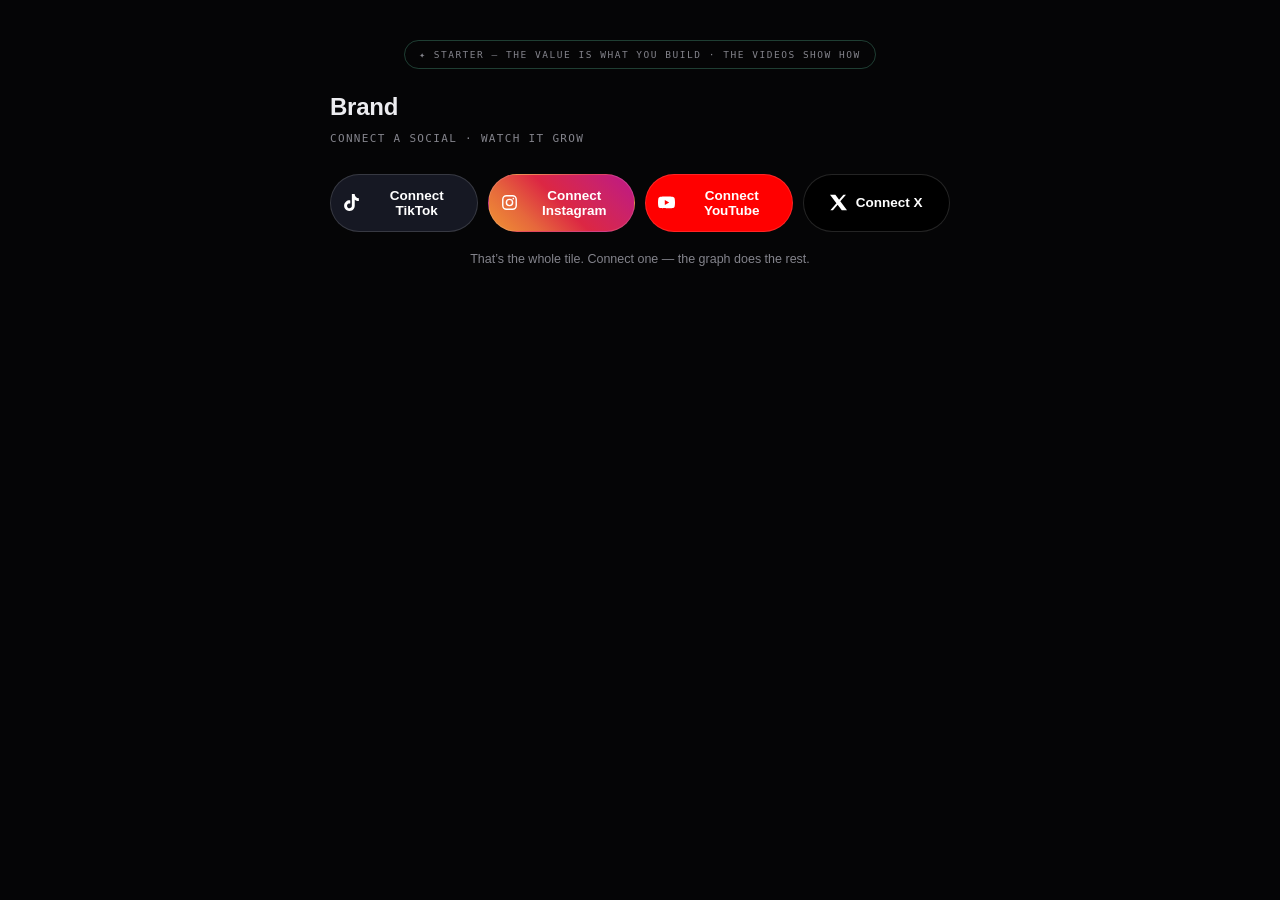
<file: tiles-library/brand.html>
<!doctype html>
<html lang="en">
<head>
<meta charset="utf-8" />
<meta name="viewport" content="width=device-width,initial-scale=1,viewport-fit=cover" />
<meta name="theme-color" content="#050506" />
<title>Brand</title>
<!--
  BRAND — bare minimum, built to be built on.
  One screen: CONNECT buttons. Connected: a graph. That's the whole tile.

  Sealed tile — it can't reach the network itself. TWO ways data lands:
   • TikTok: LIVE, zero setup. window.Vitality.tiktok(handle) asks the host
     to fetch the public keyless endpoint (tikwm) and returns the follower
     count. Pulled on connect + on load. No API key, no /sweep, no backend.
   • Everything else (YouTube, IG, X): the mentor files snapshots on its
     rounds (/sweep → save_data), or tap a count to log it by hand any time.

  Store: { accounts:[{id,platform,handle,history:[{t,count}]}] }
  (append-only {t,count} snapshots; everything renders from history.)
-->
<style>
  :root{
    --bg:#050506;--surface:#0e0e11;--fg:#ededf0;
    --brand:#6EE7B7;--brand-soft:rgba(110,231,183,.08);
    --muted:#84848c;--muted-strong:#a8a8b0;
    --border:#1d1d22;--border-strong:#2a2a33;
    --radius:14px;--pill:999px;
    --ease:cubic-bezier(.16,1,.3,1);
    --font:-apple-system,BlinkMacSystemFont,"Segoe UI",Inter,sans-serif;
    --mono:ui-monospace,SFMono-Regular,Menlo,monospace;
    --serif:Georgia,"Times New Roman",serif;
  }
  *{box-sizing:border-box;margin:0;padding:0}
  html,body{height:100%}
  body{background:var(--bg);color:var(--fg);font:15px/1.5 var(--font);display:flex;justify-content:center;padding:40px 20px;-webkit-font-smoothing:antialiased}
  .shell{width:100%;max-width:620px}
  h1{font-size:24px;font-weight:600;letter-spacing:-.01em}
  .sub{color:var(--muted);font-family:var(--mono);font-size:11px;letter-spacing:.12em;text-transform:uppercase;margin:6px 0 0}

  /* connect row — the whole empty state */
  .connect{margin-top:26px;display:grid;grid-template-columns:repeat(auto-fit,minmax(130px,1fr));gap:10px}
  .cbtn{display:flex;align-items:center;justify-content:center;gap:9px;padding:13px 12px;border-radius:var(--pill);
    border:1px solid rgba(255,255,255,.14);font-weight:700;font-size:13.5px;
    cursor:pointer;transition:transform .18s var(--ease),box-shadow .18s;font-family:inherit}
  .cbtn:hover{transform:translateY(-1px);box-shadow:0 6px 22px -8px var(--pc,var(--brand))}
  .lg{display:inline-flex;width:17px;height:17px;flex:none}
  .lg svg{width:100%;height:100%}
  .hint{margin-top:18px;color:var(--muted);font-size:12.5px;text-align:center}

  /* handle input, inline */
  .ask{margin-top:22px;display:flex;gap:8px}
  .ask input{flex:1;background:var(--surface);border:1px solid var(--border-strong);border-radius:var(--pill);
    padding:11px 16px;color:var(--fg);font:inherit;outline:none}
  .ask input:focus{border-color:var(--brand)}
  .ask button{padding:11px 20px;border-radius:var(--pill);border:none;background:var(--brand);color:#04140d;font-weight:700;cursor:pointer}

  /* connected: account card = header row + THE GRAPH */
  .acct{margin-top:18px;border:1px solid var(--border);border-radius:var(--radius);background:var(--surface);padding:16px 16px 8px;animation:up .5s var(--ease) both}
  @keyframes up{from{opacity:0;transform:translateY(10px)}to{opacity:1}}
  .aHead{display:flex;align-items:baseline;gap:10px;flex-wrap:wrap}
  .aChip{display:inline-flex;align-items:center;gap:7px;font-family:var(--mono);font-size:10.5px;letter-spacing:.1em;text-transform:uppercase;color:var(--muted-strong)}
  .aChip .dot{width:8px;height:8px;border-radius:99px;background:var(--pc,var(--brand))}
  .aCount{margin-left:auto;font-family:var(--serif);font-style:italic;font-size:30px;line-height:1;color:var(--fg);cursor:pointer}
  .aCount:hover{color:var(--brand)}
  .aUnit{font-family:var(--mono);font-size:9.5px;letter-spacing:.14em;text-transform:uppercase;color:var(--muted)}
  .aX{border:none;background:none;color:var(--muted);cursor:pointer;font-size:14px;padding:2px 6px;opacity:.5}
  .aX:hover{opacity:1;color:#ff6b6b}
  .gwrap{margin-top:8px}
  .gEmpty{padding:26px 0 30px;text-align:center;color:var(--muted);font-size:12.5px}
  .gEmpty b{color:var(--brand);font-weight:600}
  .starterTag{width:max-content;max-width:92%;margin:0 auto 20px;padding:6px 14px;border:1px solid rgba(110,231,183,.25);border-radius:999px;font-family:ui-monospace,SFMono-Regular,Menlo,monospace;font-size:9.5px;letter-spacing:.16em;text-transform:uppercase;color:#84848c;text-align:center}
  .starterTag,.starterTag *{line-height:1.6}
</style>
</head>
<body>
<div class="shell">
<div class="starterTag">✦ starter — the value is what you build · the videos show how</div>
  <h1>Brand</h1>
  <p class="sub">Connect a social &middot; watch it grow</p>
  <div id="app"></div>
</div>

<script>
/* ── platforms (add more = one line each) ── */
/* real logos inline (sealed tile — no external assets), OneUp-style fills */
const LOGOS={
  tiktok:'<svg viewBox="0 0 24 24" fill="currentColor"><path d="M12.53.02C13.84 0 15.14.01 16.44 0c.08 1.53.63 3.09 1.75 4.17 1.12 1.11 2.7 1.62 4.24 1.79v4.03c-1.44-.05-2.89-.35-4.2-.97-.57-.26-1.1-.59-1.62-.93-.01 2.92.01 5.84-.02 8.75-.08 1.4-.54 2.79-1.35 3.94-1.31 1.92-3.58 3.17-5.91 3.21-1.43.08-2.86-.31-4.08-1.03-2.02-1.19-3.44-3.37-3.65-5.71-.02-.5-.03-1-.01-1.49.18-1.9 1.12-3.72 2.58-4.96 1.66-1.44 3.98-2.13 6.15-1.72.02 1.48-.04 2.96-.04 4.44-.99-.32-2.15-.23-3.02.37-.63.41-1.11 1.04-1.36 1.75-.21.51-.15 1.07-.14 1.61.24 1.64 1.82 3.02 3.5 2.87 1.12-.01 2.19-.66 2.77-1.61.19-.33.4-.67.41-1.06.1-1.79.06-3.57.07-5.36.01-4.03-.01-8.05.02-12.07z"/></svg>',
  instagram:'<svg viewBox="0 0 24 24" fill="none" stroke="currentColor" stroke-width="2" stroke-linecap="round"><rect x="2.5" y="2.5" width="19" height="19" rx="5.2"/><circle cx="12" cy="12" r="4.4"/><circle cx="17.4" cy="6.6" r="1.15" fill="currentColor" stroke="none"/></svg>',
  youtube:'<svg viewBox="0 0 24 24" fill="currentColor"><path d="M23.5 6.2a3 3 0 0 0-2.11-2.12C19.51 3.55 12 3.55 12 3.55s-7.51 0-9.39.53A3 3 0 0 0 .5 6.2 31.3 31.3 0 0 0 0 12a31.3 31.3 0 0 0 .5 5.8 3 3 0 0 0 2.11 2.12c1.88.53 9.39.53 9.39.53s7.51 0 9.39-.53a3 3 0 0 0 2.11-2.12A31.3 31.3 0 0 0 24 12a31.3 31.3 0 0 0-.5-5.8zM9.6 15.6V8.4L15.83 12 9.6 15.6z"/></svg>',
  x:'<svg viewBox="0 0 24 24" fill="currentColor"><path d="M18.9 1.15h3.68l-8.04 9.19L24 22.85h-7.41l-5.8-7.59-6.64 7.59H.46l8.6-9.83L0 1.15h7.59l5.24 6.93 6.07-6.93z"/></svg>',
};
const PLATFORMS={
  tiktok:{label:'TikTok',color:'#25F4EE',unit:'followers',btn:'#161823',ink:'#fff'},
  instagram:{label:'Instagram',color:'#E1306C',unit:'followers',btn:'linear-gradient(45deg,#f09433,#e6683c,#dc2743,#cc2366,#bc1888)',ink:'#fff'},
  youtube:{label:'YouTube',color:'#FF0033',unit:'subs',btn:'#FF0000',ink:'#fff'},
  x:{label:'X',color:'#e7e9ea',unit:'followers',btn:'#000',ink:'#fff'},
};

let state={accounts:[]};
let asking=null; /* platform id while typing a handle */
const $=s=>document.querySelector(s);
const esc=s=>String(s).replace(/[&<>"']/g,c=>({'&':'&amp;','<':'&lt;','>':'&gt;','"':'&quot;',"'":'&#39;'}[c]));
function save(){window.Vitality.save(state)}
function fmt(n){if(n==null)return '—';if(n>=1e6)return (n/1e6).toFixed(n>=1e7?0:1)+'M';if(n>=1e4)return Math.round(n/1e3)+'K';return n.toLocaleString()}
function last(a){const h=a.history||[];for(let i=h.length-1;i>=0;i--)if(typeof h[i].count==='number')return h[i].count;return null}

const fetching=new Set(); /* account ids mid-refresh → the … loading state */
const noteById={};        /* transient per-account status (e.g. 'key' = add a key) */
/* which platforms have a live lane, and how to pull them via the host bridge:
   tiktok = keyless (tikwm); youtube = your free key (server-routed). ig/x have
   no lane → manual tap only. */
function liveFn(a){
  const V=window.Vitality||{};
  if(a.platform==='tiktok'&&V.tiktok)return function(){return V.tiktok(a.handle)};
  if(a.platform==='youtube'&&V.youtube)return function(){return V.youtube(a.handle)};
  return null;
}
/* live pull — appends one snapshot; skips if the last point is <6h old and
   unchanged. Fails quietly (APIs hiccup; manual tap always works). YouTube with
   no key set surfaces a 'key' note so the tile can tell the user. */
async function refreshLive(a){
  const fn=liveFn(a);
  if(!fn)return;
  if(fetching.has(a.id))return;
  fetching.add(a.id);delete noteById[a.id];render();
  try{
    const count=await fn();
    if(typeof count==='number'&&count>=0){
      const h=(a.history=a.history||[]);
      const prev=h[h.length-1],now=Date.now();
      if(!(prev&&prev.count===count&&now-prev.t<6*3600e3)){h.push({t:now,count});save();}
    }
  }catch(e){
    if(a.platform==='youtube'&&String(e&&e.message||'')==='no_key')noteById[a.id]='key';
  }
  finally{fetching.delete(a.id);render();}
}
/* honest empty-graph copy — never promise a pull that can't happen */
function emptyMsg(a){
  if((a.history||[]).length)return '<b>live count in</b> — the line draws as your following moves · tap to log by hand';
  if(a.platform==='tiktok')return 'pulling your live count…';
  if(a.platform==='youtube')return noteById[a.id]==='key'
    ? 'add a free <b>YouTube API key</b> to auto-pull · or tap the number to log'
    : 'pulling your live count…';
  return 'tap the number to log · your mentor files the rest';
}

/* smooth area graph from history (same curve style as the Peak page) */
function graph(a){
  const h=(a.history||[]).filter(s=>typeof s.count==='number');
  const pc=(PLATFORMS[a.platform]||{}).color||'#6EE7B7';
  if(h.length<2)return '<div class="gEmpty">'+emptyMsg(a)+'</div>';
  const W=560,H=120,P=8;
  const t0=h[0].t,t1=h[h.length-1].t||t0+1;
  const lo=Math.min(...h.map(s=>s.count)),hi=Math.max(...h.map(s=>s.count));
  const x=t=>P+((t-t0)/Math.max(1,t1-t0))*(W-2*P);
  const y=c=>hi===lo?H/2:P+(1-(c-lo)/(hi-lo))*(H-2*P);
  const pts=h.map(s=>[x(s.t),y(s.count)]);
  let d='M '+pts[0][0]+' '+pts[0][1];
  for(let i=0;i<pts.length-1;i++){
    const p0=pts[i-1]||pts[i],p1=pts[i],p2=pts[i+1],p3=pts[i+2]||p2;
    d+=' C '+(p1[0]+(p2[0]-p0[0])/6)+' '+(p1[1]+(p2[1]-p0[1])/6)+', '+(p2[0]-(p3[0]-p1[0])/6)+' '+(p2[1]-(p3[1]-p1[1])/6)+', '+p2[0]+' '+p2[1];
  }
  const area=d+' L '+pts[pts.length-1][0]+' '+(H-P)+' L '+pts[0][0]+' '+(H-P)+' Z';
  const gid='g'+a.id;
  return '<svg viewBox="0 0 '+W+' '+H+'" style="width:100%;display:block" preserveAspectRatio="none">'
    +'<defs><linearGradient id="'+gid+'" x1="0" y1="0" x2="0" y2="1"><stop offset="0%" stop-color="'+pc+'" stop-opacity=".28"/><stop offset="100%" stop-color="'+pc+'" stop-opacity="0"/></linearGradient></defs>'
    +'<path d="'+area+'" fill="url(#'+gid+')"/>'
    +'<path d="'+d+'" fill="none" stroke="'+pc+'" stroke-width="2.5" stroke-linecap="round" stroke-linejoin="round"/>'
    +'<circle cx="'+pts[pts.length-1][0]+'" cy="'+pts[pts.length-1][1]+'" r="4" fill="'+pc+'"/></svg>';
}

function render(){
  const app=$('#app');
  const free=Object.keys(PLATFORMS).filter(p=>!state.accounts.some(a=>a.platform===p));
  let html='';

  /* the accounts — each one: chip · count · graph */
  for(const a of state.accounts){
    const P2=PLATFORMS[a.platform]||{label:a.platform,color:'#6EE7B7',unit:'followers'};
    html+='<div class="acct" style="--pc:'+P2.color+'">'
      +'<div class="aHead">'
      +'<span class="aChip"><span class="lg" style="color:'+P2.color+'">'+(LOGOS[a.platform]||'')+'</span>'+esc(P2.label)+' · '+esc(a.handle)+'</span>'
      +'<span class="aCount" data-log="'+a.id+'" title="Tap to log today\'s count">'+(fetching.has(a.id)?'…':fmt(last(a)))+'</span>'
      +'<span class="aUnit">'+P2.unit+'</span>'
      +'<button class="aX" data-del="'+a.id+'" title="Disconnect">&times;</button>'
      +'</div><div class="gwrap">'+graph(a)+'</div></div>';
  }

  /* the connect row */
  if(free.length){
    html+='<div class="connect">'+free.map(p=>{
      const P2=PLATFORMS[p];
      return '<button class="cbtn" style="--pc:'+P2.color+';background:'+P2.btn+';color:'+P2.ink+'" data-connect="'+p+'"><span class="lg">'+LOGOS[p]+'</span>Connect '+P2.label+'</button>';
    }).join('')+'</div>';
    if(!state.accounts.length)html+='<p class="hint">That&rsquo;s the whole tile. Connect one — the graph does the rest.</p>';
  }

  /* the handle ask */
  if(asking){
    const P2=PLATFORMS[asking];
    html+='<div class="ask"><input id="handleIn" placeholder="your '+P2.label+' handle — e.g. @you" autocomplete="off"/><button data-save-handle>Connect</button></div>';
  }

  app.innerHTML=html;
  if(asking){const i=$('#handleIn');i.focus();i.addEventListener('keydown',e=>{if(e.key==='Enter')addAccount()})}
}

function addAccount(){
  const i=$('#handleIn');if(!i)return;
  const handle=i.value.trim();if(!handle)return;
  const acct={id:'a'+Math.random().toString(36).slice(2,8),platform:asking,handle,history:[]};
  state.accounts.push(acct);
  asking=null;save();render();
  refreshLive(acct); /* live pull the moment you connect (TikTok keyless · YouTube w/ key) */
}

document.addEventListener('click',e=>{
  const c=e.target.closest('[data-connect]');
  if(c){asking=c.getAttribute('data-connect');render();return}
  if(e.target.closest('[data-save-handle]')){addAccount();return}
  const d=e.target.closest('[data-del]');
  if(d){state.accounts=state.accounts.filter(a=>a.id!==d.getAttribute('data-del'));save();render();return}
  const l=e.target.closest('[data-log]');
  if(l){
    const a=state.accounts.find(x=>x.id===l.getAttribute('data-log'));if(!a)return;
    const v=prompt('Today\'s count for '+a.handle+':',last(a)??'');
    const n=Number(String(v).replace(/[,\s]/g,''));
    if(v!=null&&isFinite(n)&&n>=0){(a.history=a.history||[]).push({t:Date.now(),count:Math.round(n)});save();render();}
  }
});

/* boot — accounts carry over from the old brand tile's store untouched */
if(!window.Vitality){window.Vitality={save:function(d){try{localStorage.setItem('v:prev:brand',JSON.stringify(d));}catch(e){}return Promise.resolve(true);},load:function(){try{return Promise.resolve(JSON.parse(localStorage.getItem('v:prev:brand')||'{}'));}catch(e){return Promise.resolve({});}},read:function(){return Promise.resolve(null);},tiktok:function(){return Promise.reject(new Error('na'));},youtube:function(){return Promise.reject(new Error('no_key'));}};}
(async()=>{
  const d=await window.Vitality.load();
  if(d&&typeof d==='object'&&!Array.isArray(d)&&Array.isArray(d.accounts)){
    state.accounts=d.accounts.filter(a=>a&&a.platform&&a.handle).map(a=>({id:a.id||'a'+Math.random().toString(36).slice(2,8),platform:a.platform,handle:a.handle,history:Array.isArray(a.history)?a.history:[]}));
  }
  render();
  /* live-refresh on load — one at a time (APIs rate-limit ~1/sec) */
  for(const a of state.accounts){
    if(a.platform!=='tiktok'&&a.platform!=='youtube')continue;
    const h=a.history||[],prev=h[h.length-1];
    if(prev&&Date.now()-prev.t<6*3600e3)continue; /* still fresh */
    await refreshLive(a);
    await new Promise(r=>setTimeout(r,1200));
  }
})();
</script>
</body>
</html>
</file>
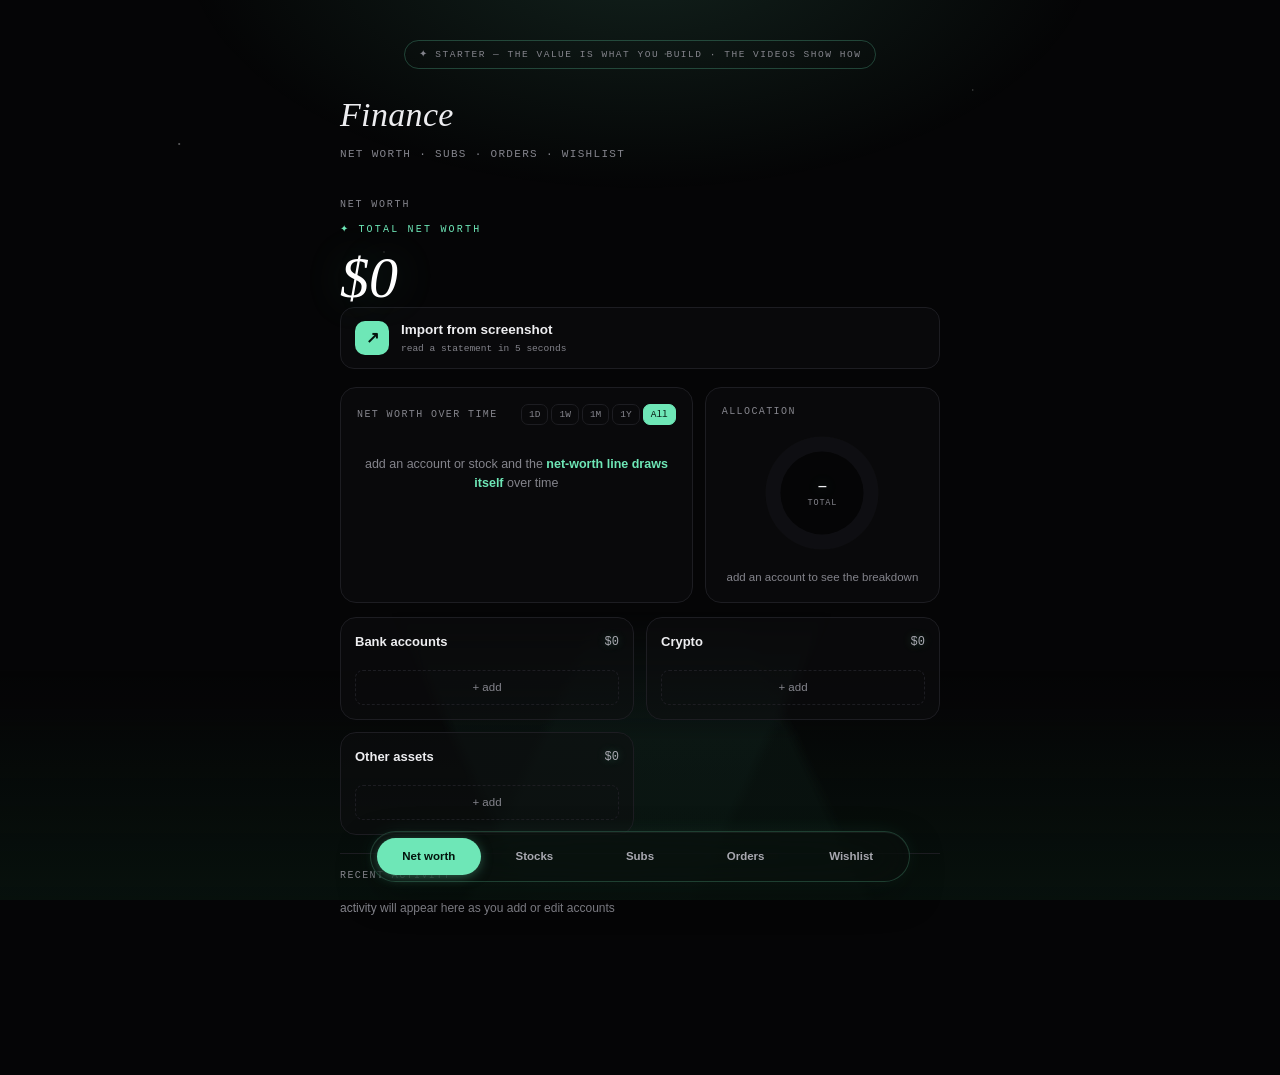
<file: tiles-library/finance.html>
<!doctype html>
<html lang="en">
<head>
<meta charset="utf-8" />
<meta name="viewport" content="width=device-width,initial-scale=1" />
<title>Finance</title>
<!--
  FINANCE — five pages, one bottom tab bar: Net worth (accounts by category +
  stocks → the trend + allocation), Stocks (holdings, live-priced via Finnhub),
  Subscriptions (billing period, renewal countdown, linked account), Orders
  (incoming/bought, % of net worth, deduct from an account), Wishlist (% of
  net worth per item).

  Sealed: no network. Saves through window.Vitality. Stock prices via the host
  bridge: window.Vitality.stock(symbol) (server-routed Finnhub key; manual works
  keyless). Store: { accounts:[{id,name,balance,type}], holdings:[{id,symbol,shares,price}],
  subs:[{id,name,amount,period,renewal,fromAccountId,autoDeduct}],
  orders:[{id,name,amount,mode,fromAccountId,arrival,ts,deductedAt,pctAtDeduction,deductedFromName}],
  wishlist:[{id,name,amount,ts}], history:[{t,value}], activity:[{id,ts,name,type,delta,kind}] }
-->
<style>
  :root{
    --bg:#050506;--fg:#ededf0;--brand:#6EE7B7;
    --muted:#84848c;--muted-strong:#a8a8b0;--border:#1d1d22;
    --neg:#ff8b8b;
    /* pastel allocation palette (matches the old dashboard's donut) — CVD
       separation, chroma and 3:1 contrast validated against this bg */
    --cat-bank:#7CC7F8;--cat-stocks:#C4B5FD;--cat-crypto:#46E0A8;--cat-other:#A78BFA;--cat-subs:#F98C8C;
    --mono:ui-monospace,SFMono-Regular,Menlo,monospace;
    --serif:Georgia,'Times New Roman',serif;
    --font:-apple-system,BlinkMacSystemFont,'Segoe UI',Inter,sans-serif;
    --ease:cubic-bezier(.16,1,.3,1);
  }
  *{box-sizing:border-box;margin:0;padding:0}
  /* body must be min-height (not fixed height): with a fixed 100% height the
     bottom padding sits at the viewport edge and overflowing content runs PAST
     it — so the last rows ended exactly under the fixed tab bar. min-height
     lets the body grow with the content, putting the 150px clearance below
     the final row where it belongs. */
  html{height:100%}
  body{min-height:100%}
  body{background:var(--bg);color:var(--fg);font:15px/1.5 var(--font);display:flex;justify-content:center;padding:40px 20px calc(150px + env(safe-area-inset-bottom));-webkit-font-smoothing:antialiased;position:relative}
  /* native scrollbar hidden — scrolling (wheel/touch/keyboard) still works fully,
     this only removes the OS scrollbar track so it doesn't sit as a white bar
     over the tile's own dark chrome */
  html{scrollbar-width:none;-ms-overflow-style:none}
  html::-webkit-scrollbar{display:none;width:0;height:0}
  body{scrollbar-width:none;-ms-overflow-style:none}
  body::-webkit-scrollbar{display:none;width:0;height:0}
  body::before{content:'';position:fixed;inset:0;z-index:-2;pointer-events:none;background:
    radial-gradient(58% 44% at 50% -6%, rgba(110,231,183,.13), transparent 62%),
    radial-gradient(1.5px 1.5px at 14% 16%, rgba(255,255,255,.5), transparent 100%),
    radial-gradient(1px 1px at 76% 10%, rgba(255,255,255,.4), transparent 100%),
    radial-gradient(1.5px 1.5px at 52% 6%, rgba(255,255,255,.32), transparent 100%),
    radial-gradient(1px 1px at 30% 28%, rgba(255,255,255,.28), transparent 100%)}
  body::after{content:'';position:fixed;left:0;right:0;bottom:0;height:32vh;z-index:-1;pointer-events:none;background:
    linear-gradient(to top, rgba(8,19,14,.85), transparent 80%),
    linear-gradient(115deg, transparent 42%, rgba(13,26,23,.75) 43%, rgba(13,26,23,.75) 58%, transparent 59%),
    linear-gradient(245deg, transparent 38%, rgba(10,18,16,.9) 39%, rgba(10,18,16,.9) 62%, transparent 63%);
    -webkit-mask-image:linear-gradient(to top,#000 55%,transparent);mask-image:linear-gradient(to top,#000 55%,transparent)}
  .shell{width:100%;max-width:600px}
  h1{font-family:var(--serif);font-style:italic;font-weight:400;font-size:34px;letter-spacing:.01em}
  .sub{color:var(--muted);font-family:var(--mono);font-size:11px;letter-spacing:.12em;text-transform:uppercase;margin:6px 0 0}
  .well{margin-top:34px;text-align:center}
  .kick{font-family:var(--mono);font-size:10px;letter-spacing:.22em;text-transform:uppercase;color:var(--brand)}
  .worth{font-family:var(--serif);font-style:italic;font-size:clamp(44px,9.5vw,68px);line-height:1;color:#fff;margin-top:12px;text-shadow:0 0 44px rgba(110,231,183,.22)}
  .worth.neg{color:var(--neg);text-shadow:0 0 44px rgba(255,139,139,.18)}
  .worth .u{font-size:.34em;font-style:normal;color:var(--muted);margin-left:2px}
  .delta{font-family:var(--mono);font-size:11px;letter-spacing:.14em;margin-top:10px;color:var(--muted)}
  .delta b{color:var(--brand);font-weight:600}
  .delta b.down{color:var(--neg)}
  .gwrap{margin-top:28px}
  .gEmpty{padding:22px 0;color:var(--muted);font-size:12.5px;text-align:center}
  .gEmpty b{color:var(--brand);font-weight:600}
  .list{margin-top:26px;text-align:left;max-width:510px;margin-left:auto;margin-right:auto}
  .row{display:grid;grid-template-columns:1fr auto auto;align-items:center;gap:10px;padding:11px 13px;border-radius:12px;border:1px solid var(--border);background:rgba(14,14,17,.5);margin-bottom:8px;animation:up .4s var(--ease) both}
  @keyframes up{from{opacity:0;transform:translateY(6px)}to{opacity:1}}
  .row .nmwrap{min-width:0}
  .row .nm{font-size:14px;color:var(--fg);overflow:hidden;text-overflow:ellipsis;white-space:nowrap}
  .row .hsub{font-family:var(--mono);font-size:10px;letter-spacing:.04em;color:var(--muted);margin-top:1px}
  .row .bal{font-family:var(--mono);font-size:14px;font-weight:600;font-variant-numeric:tabular-nums;cursor:pointer;color:var(--fg);padding:3px 7px;border-radius:6px;transition:background .12s,color .12s;text-shadow:0 0 12px rgba(110,231,183,.45)}
  .row .bal:hover{background:rgba(110,231,183,.09);color:var(--brand)}
  .row .bal.neg{color:var(--neg)}
  .row .del{border:none;background:none;color:var(--muted);cursor:pointer;font-size:15px;line-height:1;opacity:.45;padding:2px 4px;transition:opacity .12s,color .12s}
  .row .del:hover{opacity:1;color:var(--neg)}
  .balIn{width:118px;background:rgba(0,0,0,.45);border:1px solid var(--brand);border-radius:6px;padding:4px 8px;color:var(--fg);font-family:var(--mono);font-size:14px;text-align:right;outline:none}
  .addRow{display:grid;grid-template-columns:1fr 122px auto;gap:8px;margin-top:2px}
  .addRow.stock{grid-template-columns:1fr 100px auto}
  .addRow.wide{grid-template-columns:1fr 1fr auto}
  .addRow input,.addRow select{background:rgba(14,14,17,.7);border:1px solid var(--border);border-radius:10px;padding:10px 13px;color:var(--fg);font:inherit;font-size:13px;outline:none;min-width:0}
  .addRow input:focus,.addRow select:focus{border-color:var(--brand)}
  .addRow button{border:none;background:var(--brand);color:#04140d;font-weight:700;border-radius:10px;padding:0 17px;cursor:pointer}
  .addBtn{margin-top:4px;background:transparent;border:1px dashed var(--border);border-radius:10px;color:var(--muted);font:inherit;font-size:12.5px;padding:10px 14px;cursor:pointer;width:100%;transition:color .14s,border-color .14s}
  .addBtn:hover{color:var(--brand);border-color:var(--brand);border-style:solid}
  .keyNote{font-family:var(--mono);font-size:10px;letter-spacing:.02em;color:var(--muted);margin-top:12px;text-align:center}
  .keyNote b{color:var(--brand)}
  /* the bottom tab bar — each button is a page. A floating glass capsule,
     fixed to the tile's own viewport so it never shifts when a shorter/taller
     tab swaps in above it — translucent + blurred so scrolling content never
     reads as ducking behind a hard black box. */
  .tabBar{position:fixed;left:50%;bottom:calc(18px + env(safe-area-inset-bottom));
    transform:translateX(-50%);z-index:20;display:flex;gap:2px;
    width:calc(100% - 40px);max-width:540px;padding:6px;border-radius:999px;
    background:rgba(11,15,13,.55);
    backdrop-filter:blur(24px) saturate(1.7);-webkit-backdrop-filter:blur(24px) saturate(1.7);
    border:1px solid rgba(110,231,183,.22);
    box-shadow:0 14px 40px -10px rgba(0,0,0,.6),inset 0 1px 0 rgba(255,255,255,.05),0 0 26px -8px rgba(110,231,183,.16)}
  .tab{flex:1;padding:10px 4px;border-radius:999px;border:none;background:transparent;color:var(--muted-strong);font:inherit;font-size:11.5px;font-weight:600;cursor:pointer;transition:color .18s,background .18s;white-space:nowrap}
  .tab:hover{color:#fff}
  .tab.on{color:#04140d;background:var(--brand);box-shadow:0 2px 14px -3px rgba(110,231,183,.55)}
  .starterTag{width:max-content;max-width:92%;margin:0 auto 20px;padding:6px 14px;border:1px solid rgba(110,231,183,.25);border-radius:999px;font-family:ui-monospace,SFMono-Regular,Menlo,monospace;font-size:9.5px;letter-spacing:.16em;text-transform:uppercase;color:#84848c;text-align:center}
  .starterTag,.starterTag *{line-height:1.6}

  /* ---- net worth: chart + donut + category cards + activity ---- */
  .section{text-align:left}
  .sectionEyebrow{font-family:var(--mono);font-size:10px;letter-spacing:.18em;text-transform:uppercase;color:var(--muted);margin-bottom:10px}
  .overviewGrid{display:grid;grid-template-columns:1.5fr 1fr;gap:12px;margin-top:18px}
  @media (max-width:560px){.overviewGrid{grid-template-columns:1fr}}
  .card{border:1px solid var(--border);border-radius:16px;background:rgba(14,14,17,.5);padding:16px}
  .chartHead{display:flex;align-items:center;justify-content:space-between;gap:8px;flex-wrap:wrap}
  .chartHeadLeft{display:flex;align-items:baseline;gap:8px}
  .chartLabel{font-family:var(--mono);font-size:10px;letter-spacing:.14em;text-transform:uppercase;color:var(--muted)}
  .chartDelta{font-family:var(--mono);font-size:11px;font-weight:600;color:var(--muted-strong)}
  .chartDelta.up{color:var(--brand)}
  .chartDelta.down{color:var(--neg)}
  .periodSeg{display:flex;gap:3px}
  .periodBtn{background:transparent;border:1px solid var(--border);color:var(--muted);font-family:var(--mono);font-size:9.5px;padding:4px 7px;border-radius:7px;cursor:pointer}
  .periodBtn:hover{color:#fff}
  .periodBtnActive{background:var(--brand);color:#04140d;border-color:var(--brand)}
  .chartSvgWrap{position:relative;margin-top:10px}
  .chartSvg{width:100%;height:120px;display:block;overflow:visible}
  .chartGrid{stroke:var(--border);stroke-width:1}
  .chartCrosshair{stroke:rgba(255,255,255,.25);stroke-width:1;pointer-events:none}
  .chartHoverDot{fill:currentColor;stroke:var(--bg);stroke-width:2;pointer-events:none}
  .chartTip{position:absolute;top:0;transform:translate(-50%,-100%);background:#0c0c10;border:1px solid var(--border);border-radius:8px;padding:6px 9px;font-family:var(--mono);font-size:10.5px;white-space:nowrap;pointer-events:none;opacity:0;transition:opacity .1s}
  .chartTip.show{opacity:1}
  .chartTip b{color:var(--fg);font-size:12px;display:block}
  .chartTip span{color:var(--muted)}
  .chartStatsRow{display:grid;grid-template-columns:repeat(4,1fr);gap:6px;margin-top:14px}
  .chartStat{display:flex;flex-direction:column;gap:2px}
  .chartStatLabel{font-family:var(--mono);font-size:8.5px;letter-spacing:.08em;text-transform:uppercase;color:var(--muted)}
  .chartStatVal{font-family:var(--mono);font-size:12px;color:var(--muted-strong)}
  .chartEmpty{padding:30px 0;text-align:center;color:var(--muted);font-size:12.5px}

  .donutStage{position:relative;width:132px;height:132px;margin:8px auto 0}
  .donutSvg{width:100%;height:100%}
  .donutSvg path{transition:opacity .12s;cursor:pointer}
  .donutSvg path:hover{opacity:.8}
  .donutCenter{position:absolute;inset:0;display:flex;flex-direction:column;align-items:center;justify-content:center;pointer-events:none}
  .donutNum{font-family:var(--mono);font-size:13px;font-weight:700;color:var(--fg);text-shadow:0 0 14px rgba(110,231,183,.45)}
  .donutSub{font-family:var(--mono);font-size:8.5px;letter-spacing:.1em;text-transform:uppercase;color:var(--muted)}
  .donutLegend{margin-top:14px;display:flex;flex-direction:column;gap:7px}
  .donutLeg{display:flex;align-items:center;gap:7px;font-size:12px;color:var(--muted-strong)}
  .donutLegDot{width:8px;height:8px;border-radius:50%;flex:0 0 auto}
  .donutLeg span:nth-child(2){flex:1;overflow:hidden;text-overflow:ellipsis;white-space:nowrap}
  .donutLegPct{font-family:var(--mono);font-size:11px;font-weight:700;color:var(--fg)}
  .donutEmpty{margin-top:10px;text-align:center;color:var(--muted);font-size:11.5px}

  .accountsGrid{display:grid;grid-template-columns:1fr 1fr;gap:12px;margin-top:14px}
  @media (max-width:560px){.accountsGrid{grid-template-columns:1fr}}
  .accountCard{border:1px solid var(--border);border-radius:16px;background:rgba(14,14,17,.5);padding:14px}
  .accountHead{display:flex;align-items:center;justify-content:space-between;margin-bottom:10px}
  .accountLabel{font-size:13px;font-weight:600}
  .accountTotal{font-family:var(--mono);font-size:12px;color:var(--muted-strong);text-shadow:0 0 10px rgba(110,231,183,.3)}
  .accountTotalPct{color:var(--muted);margin-left:3px}
  .accountList{display:flex;flex-direction:column;gap:6px}
  .accountRow{display:grid;grid-template-columns:1fr auto auto;align-items:center;gap:8px;padding:8px 4px}
  .accountRowName{font-size:13px;cursor:pointer}
  .accountRowAmount{font-family:var(--mono);font-size:13px;font-weight:600;color:var(--fg);cursor:pointer;padding:2px 6px;border-radius:6px;text-shadow:0 0 12px rgba(110,231,183,.4)}
  .accountRowAmount:hover{background:rgba(110,231,183,.09);color:var(--brand)}
  .inlineEditInput{width:100%;background:rgba(0,0,0,.45);border:1px solid var(--brand);border-radius:6px;padding:4px 7px;color:var(--fg);font-family:var(--mono);font-size:13px;outline:none}
  .inlineEditAmt{text-align:right}
  .deleteBtn{border:none;background:none;color:var(--muted);cursor:pointer;font-size:14px;opacity:.4}
  .deleteBtn:hover{opacity:1;color:var(--neg)}
  .quickAdd{display:grid;grid-template-columns:1fr 1fr auto;gap:6px;margin-top:8px}
  .quickAddInput{background:rgba(0,0,0,.35);border:1px solid var(--border);border-radius:8px;padding:8px 10px;color:var(--fg);font:inherit;font-size:12.5px;outline:none;min-width:0}
  .quickAddInput:focus{border-color:var(--brand)}
  .quickAddBtn{border:none;background:var(--brand);color:#04140d;font-weight:700;border-radius:8px;padding:0 12px;cursor:pointer}
  .addToggle{margin-top:8px;background:transparent;border:1px dashed var(--border);border-radius:8px;color:var(--muted);font:inherit;font-size:11.5px;padding:8px 10px;cursor:pointer;width:100%}
  .addToggle:hover{color:var(--brand);border-color:var(--brand)}

  .activity{margin-top:18px;border-top:1px solid var(--border);padding-top:14px}
  .activityHead{display:flex;justify-content:space-between;margin-bottom:8px}
  .activityEmpty{color:var(--muted);font-size:12px;padding:8px 0}
  .activityBucketLabel{font-family:var(--mono);font-size:9px;letter-spacing:.1em;text-transform:uppercase;color:var(--muted);margin:10px 0 6px}
  .activityRow{display:grid;grid-template-columns:4px 1fr auto auto;align-items:center;gap:10px;padding:9px 11px;margin-bottom:6px;border-radius:11px;background:rgba(255,255,255,.03)}
  .activityBar{height:22px;border-radius:99px}
  .activityName{font-size:12.5px}
  .activityMeta{font-family:var(--mono);font-size:9.5px;color:var(--muted)}
  .activityAmt{font-family:var(--mono);font-size:13px;font-weight:700}
  .activityAmt.up{color:var(--brand);text-shadow:0 0 12px rgba(110,231,183,.6)}
  .activityAmt.down{color:var(--neg);text-shadow:0 0 12px rgba(255,139,139,.55)}
  .activityDate{font-family:var(--mono);font-size:9.5px;color:var(--muted)}

  /* ---- subs / orders / wishlist ---- */
  .addCard{border:1px solid var(--border);border-radius:16px;background:rgba(14,14,17,.5);padding:14px;margin-bottom:16px}
  .addEyebrow{font-family:var(--mono);font-size:10px;letter-spacing:.1em;text-transform:uppercase;color:var(--muted);margin-bottom:10px}
  .addGrid{display:grid;grid-template-columns:1.4fr 1fr 1fr auto;gap:8px;align-items:center}
  .addGrid.bought{grid-template-columns:1.4fr 1fr 1.2fr auto}
  @media (max-width:560px){.addGrid,.addGrid.bought{grid-template-columns:1fr}}
  .subsCheck{display:flex;align-items:center;gap:7px;font-size:11.5px;color:var(--muted-strong);margin-top:10px}
  .emptyState{padding:22px 4px;text-align:center}
  .emptyTitle{font-size:13.5px;color:var(--fg);margin-bottom:4px}
  .emptyBody{font-size:12px;color:var(--muted);max-width:360px;margin:0 auto}
  .subsHero,.wishHero{display:flex;align-items:center;justify-content:space-between;margin-bottom:10px}
  .nwHeroLabel{font-family:var(--mono);font-size:9.5px;letter-spacing:.1em;text-transform:uppercase;color:var(--muted)}
  .subsHeroNum,.wishHeroNum{font-family:var(--serif);font-style:italic;font-size:34px;color:#fff;margin-top:4px;text-shadow:0 0 30px rgba(110,231,183,.22)}
  .subsHeroNumSuffix{font-size:.4em;font-style:normal;color:var(--muted);margin-left:3px}
  .subsHeroSub{font-family:var(--mono);font-size:10.5px;color:var(--muted);margin-top:2px}
  .sectionCount{color:var(--muted);font-weight:400}
  .sectionCountSep{color:var(--muted)}
  .sectionEyebrow{display:flex;justify-content:space-between;align-items:baseline}

  .subRow{display:grid;grid-template-columns:1fr auto auto;align-items:center;gap:12px;padding:12px 13px;border-radius:12px;border:1px solid var(--border);background:rgba(14,14,17,.5);margin-bottom:8px}
  .subRow.urgent{border-color:rgba(255,139,139,.4)}
  .subRowName{font-size:13.5px}
  .subRowPeriod{font-family:var(--mono);font-size:9.5px;text-transform:capitalize;color:var(--muted);margin-top:2px}
  .subRowRenew{font-family:var(--mono);font-size:9.5px;color:var(--muted-strong);margin-top:2px}
  .subRowPills{display:flex;align-items:center;gap:6px;margin-top:6px;flex-wrap:wrap}
  .subPill{font-family:var(--mono);font-size:9px;color:var(--muted);border:1px solid var(--border);border-radius:999px;padding:2px 7px}
  .subToggle{display:flex;align-items:center;gap:5px;background:transparent;border:1px solid var(--border);border-radius:999px;padding:3px 9px 3px 6px;color:var(--muted);font:inherit;font-size:9.5px;cursor:pointer}
  .subToggle.on{border-color:var(--brand);color:var(--brand)}
  .subToggleDot{width:6px;height:6px;border-radius:50%;background:var(--muted)}
  .subToggle.on .subToggleDot{background:var(--brand)}
  .subRowCost{text-align:right}
  .subRowCostBig{font-family:var(--mono);font-size:15px;color:var(--fg);text-shadow:0 0 10px rgba(110,231,183,.35)}
  .subRowCostUnit{font-family:var(--mono);font-size:9px;color:var(--muted)}
  .subRowCostBilled{font-family:var(--mono);font-size:9px;color:var(--muted);margin-top:2px}
  .subRowActions{display:flex;gap:4px}
  .iconBtn{border:1px solid var(--border);background:transparent;color:var(--muted);border-radius:7px;padding:5px 8px;font-size:11px;cursor:pointer}
  .iconBtn:hover{color:var(--fg);border-color:var(--muted)}

  .modeSeg{display:flex;gap:4px}
  .modeBtn{background:transparent;border:1px solid var(--border);color:var(--muted);font:inherit;font-size:11px;padding:5px 10px;border-radius:8px;cursor:pointer}
  .modeBtnActive{background:var(--brand);color:#04140d;border-color:var(--brand)}
  .addCardHead{display:flex;justify-content:space-between;align-items:center;margin-bottom:10px}
  .addPreview{font-family:var(--mono);font-size:11px;color:var(--muted);margin-top:9px}
  .addPreview.warn{color:#e8c878}
  .quickAddInputAlert{border-color:#e8c878}
  .ordCard{border:1px solid var(--border);border-radius:12px;background:rgba(14,14,17,.5);padding:13px;margin-bottom:8px}
  .ordCard.deducted{opacity:.6}
  .ordHead{display:flex;align-items:center;gap:8px}
  .ordName{flex:1;font-size:13.5px;overflow:hidden;text-overflow:ellipsis;white-space:nowrap}
  .ordAmt{font-family:var(--mono);font-size:14px;text-shadow:0 0 10px rgba(110,231,183,.35)}
  .ordMetaRow{display:flex;gap:6px;margin-top:8px;flex-wrap:wrap}
  .ordPill{font-family:var(--mono);font-size:9px;color:var(--muted);border:1px solid var(--border);border-radius:999px;padding:2px 8px}
  .ordPill.good{color:var(--brand);border-color:rgba(110,231,183,.35)}
  .ordPill.warn{color:#e8c878;border-color:rgba(232,200,120,.35)}
  .ordPill.bad{color:var(--neg);border-color:rgba(255,139,139,.35)}
  .ordPill.today,.ordPill.imminent{color:#e8c878;border-color:rgba(232,200,120,.35)}
  .ordPill.past{color:var(--neg);border-color:rgba(255,139,139,.35)}
  .ordFoot{margin-top:9px;display:flex;justify-content:space-between;align-items:center}
  .ordDeductedPill{font-family:var(--mono);font-size:9.5px;color:var(--muted)}
  .ordDeductBtn{background:transparent;border:1px solid var(--border);color:var(--muted-strong);font:inherit;font-size:11px;padding:6px 10px;border-radius:8px;cursor:pointer}
  .ordDeductBtn:hover{color:var(--brand);border-color:var(--brand)}

  .wishHeroTop{display:flex;justify-content:space-between;align-items:flex-start}
  .wishHeroPctNum{font-family:var(--mono);font-size:20px;color:var(--muted-strong);margin-top:4px}
  .wishHeroPctNum.warn{color:#e8c878}
  .wishHeroPctNum.bad{color:var(--neg)}
  .wishHeroBar{height:5px;border-radius:99px;background:var(--border);margin-top:12px;overflow:hidden}
  .wishHeroBarFill{height:100%;background:var(--brand);border-radius:99px}
  .wishHeroBarFill.warn{background:#e8c878}
  .wishHeroBarFill.bad{background:var(--neg)}
  .wishHeroFoot{font-family:var(--mono);font-size:10px;color:var(--muted);margin-top:8px}
  .wishRow{border:1px solid var(--border);border-radius:12px;background:rgba(14,14,17,.5);padding:12px 13px;margin-bottom:8px}
  .wishRowH{display:flex;align-items:flex-start;gap:10px}
  .wishRowName{font-size:13.5px}
  .wishRowMeta{font-family:var(--mono);font-size:9.5px;color:var(--muted);margin-top:2px}
  .wishRowAmtWrap{margin-left:auto;text-align:right}
  .wishRowAmt{font-family:var(--mono);font-size:14px;text-shadow:0 0 10px rgba(110,231,183,.35)}
  .wishRowPct{font-family:var(--mono);font-size:9.5px;color:var(--muted);margin-top:2px}
  .wishRowPct.warn{color:#e8c878}
  .wishRowPct.bad{color:var(--neg)}
  .wishRowBar{height:3px;border-radius:99px;background:var(--border);margin-top:9px;overflow:hidden}
  .wishRowBarFill{height:100%;background:var(--brand);border-radius:99px}
  .wishRowBarFill.warn{background:#e8c878}
  .wishRowBarFill.bad{background:var(--neg)}

  /* ---- AI screenshot import (statement / subs / receipt) ---- */
  .importTrigger{display:flex;align-items:center;gap:12px;width:100%;margin-bottom:14px;padding:12px 14px;
    border:1px solid var(--border);border-radius:14px;background:rgba(14,14,17,.5);cursor:pointer;
    text-align:left;font:inherit;color:var(--fg);transition:border-color .15s}
  .importTrigger:hover{border-color:rgba(110,231,183,.4)}
  .importTriggerIcon{flex:0 0 auto;width:34px;height:34px;display:grid;place-items:center;border-radius:10px;
    background:var(--brand);color:#04140d;font-size:16px;font-weight:700}
  .importTriggerTitle{display:block;font-size:13.5px;font-weight:600}
  .importTriggerSub{display:block;font-family:var(--mono);font-size:9.5px;color:var(--muted);margin-top:2px}
  .impOverlay{position:fixed;inset:0;z-index:50;display:flex;align-items:center;justify-content:center;
    padding:20px;background:rgba(0,0,0,.72);backdrop-filter:blur(10px);-webkit-backdrop-filter:blur(10px)}
  .impCard{width:min(480px,100%);max-height:88vh;overflow:auto;background:#0b0b0e;border:1px solid var(--border);
    border-radius:20px;padding:20px;scrollbar-width:none}
  .impCard::-webkit-scrollbar{display:none}
  .impEyebrow{font-family:var(--mono);font-size:10px;letter-spacing:.18em;text-transform:uppercase;color:var(--brand)}
  .impHead{display:flex;align-items:flex-start;justify-content:space-between;gap:10px}
  .impTitle{font-size:22px;font-weight:700;margin-top:4px}
  .impTitle em{font-family:var(--serif);color:var(--brand)}
  .impClose{flex:0 0 auto;width:34px;height:34px;border-radius:50%;border:1px solid var(--border);
    background:rgba(255,255,255,.04);color:var(--fg);font-size:15px;cursor:pointer}
  .impDrop{margin-top:16px;padding:34px 16px;border:1px dashed rgba(110,231,183,.3);border-radius:16px;
    background:rgba(110,231,183,.03);text-align:center;cursor:pointer;transition:border-color .15s,background .15s}
  .impDrop:hover,.impDrop.over{border-color:var(--brand);background:rgba(110,231,183,.07)}
  .impDropIcon{width:44px;height:44px;margin:0 auto 12px;display:grid;place-items:center;border-radius:12px;
    background:var(--brand);color:#04140d;font-size:20px;font-weight:700}
  .impDropTitle{font-family:var(--serif);font-style:italic;font-size:19px}
  .impDropSub{font-family:var(--mono);font-size:9.5px;letter-spacing:.14em;text-transform:uppercase;color:var(--muted);margin-top:6px}
  .impNote{margin-top:14px;padding:12px 14px;border-radius:12px;border:1px solid rgba(232,200,120,.3);
    background:rgba(232,200,120,.06);font-size:12px;line-height:1.55;color:var(--muted-strong)}
  .impNote b{color:#e8c878}
  .impBtnRow{display:flex;justify-content:flex-end;gap:8px;margin-top:16px}
  .impBtn{border:none;background:var(--brand);color:#04140d;font-weight:700;font-size:13px;border-radius:12px;
    padding:11px 18px;cursor:pointer}
  .impBtn.ghost{background:transparent;border:1px solid var(--border);color:var(--muted-strong)}
  .impKeyIn{width:100%;margin-top:14px;background:rgba(0,0,0,.45);border:1px solid var(--border);border-radius:10px;
    padding:11px 13px;color:var(--fg);font-family:var(--mono);font-size:12.5px;outline:none}
  .impKeyIn:focus{border-color:var(--brand)}
  .impBusy{margin-top:16px;padding:30px 16px;text-align:center}
  .impBusyDot{display:inline-block;width:8px;height:8px;border-radius:50%;background:var(--brand);
    animation:impPulse 1s ease infinite}
  @keyframes impPulse{0%,100%{opacity:.3;transform:scale(.85)}50%{opacity:1;transform:scale(1.15)}}
  .impBusyText{font-family:var(--mono);font-size:10.5px;letter-spacing:.14em;text-transform:uppercase;color:var(--muted);margin-top:12px}
  .impError{margin-top:14px;padding:12px 14px;border-radius:12px;border:1px solid rgba(255,139,139,.35);
    background:rgba(255,139,139,.06);font-size:12.5px;color:var(--neg)}
  .impResult{margin-top:16px;padding:22px 16px;text-align:center}
  .impResultNum{font-family:var(--serif);font-style:italic;font-size:38px;color:var(--brand);text-shadow:0 0 24px rgba(110,231,183,.35)}
  .impResultSub{font-family:var(--mono);font-size:10px;letter-spacing:.14em;text-transform:uppercase;color:var(--muted);margin-top:6px}
</style>
</head>
<body>
<div class="shell">
<div class="starterTag">✦ starter — the value is what you build · the videos show how</div>
  <h1>Finance</h1>
  <p class="sub">Net worth · Subs · Orders · Wishlist</p>
  <div class="well" id="app"></div>
  <div id="imp"></div>
</div>
<script>
let store={};let view='networth';
let editingId=null;let editKind='bal';let adding=false;let addingStock=false;let addingSub=false;
let subEditId=null;let orderMode='incoming';let hoverIdx=null;
const draftSub={name:'',amount:'',period:'monthly',renewal:'',from:'',auto:false};
const draftSubEdit={name:'',amount:'',period:'monthly',renewal:'',from:'',auto:false};
const draftOrder={name:'',cost:'',from:'',arrival:''};
const draftWish={name:'',amount:''};
const draftAcc={bank:{name:'',amt:''},crypto:{name:'',amt:''},other:{name:'',amt:''}};
let showAcc={bank:false,crypto:false,other:false};
const esc=s=>String(s==null?'':s).replace(/[&<>"']/g,c=>({'&':'&amp;','<':'&lt;','>':'&gt;','"':'&quot;',"'":'&#39;'}[c]));
const fetchingS=new Set();let finNote=false;

const TYPE_LABELS={bank:'Bank accounts',crypto:'Crypto',other:'Other assets'};
const TYPE_PH={bank:['Account name','Balance'],crypto:['Coin / wallet','Value'],other:['Asset name','Value']};
const CAT_COLOR={bank:'var(--cat-bank)',crypto:'var(--cat-crypto)',other:'var(--cat-other)',stocks:'var(--cat-stocks)',subs:'var(--cat-subs)'};
const PERIODS=[{key:'1D',label:'1D',days:1},{key:'1W',label:'1W',days:7},{key:'1M',label:'1M',days:30},{key:'1Y',label:'1Y',days:365},{key:'ALL',label:'All',days:null}];
let chartPeriod='ALL';

function persist(){window.Vitality.save(store)}
function accts(){if(!Array.isArray(store.accounts))store.accounts=[];return store.accounts}
function holds(){if(!Array.isArray(store.holdings))store.holdings=[];return store.holdings}
function subs(){if(!Array.isArray(store.subs))store.subs=[];return store.subs}
function orders(){if(!Array.isArray(store.orders))store.orders=[];return store.orders}
function wishlist(){if(!Array.isArray(store.wishlist))store.wishlist=[];return store.wishlist}
function hist(){if(!Array.isArray(store.history))store.history=[];return store.history}
function activity(){if(!Array.isArray(store.activity))store.activity=[];return store.activity}
function holdValue(h){return (typeof h.shares==='number'?h.shares:0)*(typeof h.price==='number'?h.price:0)}
function stockTotal(){return holds().reduce((s,h)=>s+holdValue(h),0)}
function acctTotal(type){return accts().filter(a=>a.type===type).reduce((s,a)=>s+(typeof a.balance==='number'?a.balance:0),0)}
function monthlyEquivalent(s){const a=Number(s.amount)||0;if(s.period==='yearly')return a/12;if(s.period==='weekly')return a*4.345;return a}
function monthlyBurn(){return subs().reduce((s,x)=>s+monthlyEquivalent(x),0)}
function netWorth(){return acctTotal('bank')+acctTotal('crypto')+acctTotal('other')+stockTotal()}
function fmtMoney(n){if(n==null)return '—';const sign=n<0?'−':'';const a=Math.abs(n);
  return sign+'$'+(a>=1e6?(a/1e6).toFixed(2)+'M':a>=1e4?Math.round(a).toLocaleString():a.toLocaleString(undefined,{maximumFractionDigits:2}));}
function pctClass(pct){if(pct<5)return '';if(pct<25)return 'warn';return 'bad'}

function pushActivity(entry){
  activity().unshift(Object.assign({id:'act'+Math.random().toString(36).slice(2,8),ts:Date.now()},entry));
  if(activity().length>50)store.activity=activity().slice(0,50);
}
function snapshot(){
  const v=netWorth(),h=hist(),now=Date.now(),prev=h[h.length-1];
  if(prev&&Math.abs(prev.value-v)<0.005)return;
  h.push({t:now,value:v});
  if(h.length>500)store.history=h.slice(h.length-500);
}

async function refreshStock(h){
  const V=window.Vitality||{};
  if(!h.symbol||!V.stock)return;
  if(fetchingS.has(h.id))return;
  fetchingS.add(h.id);render();
  try{const price=await V.stock(h.symbol);if(typeof price==='number'&&price>0){h.price=price;snapshot();persist();}}
  catch(e){if(String(e&&e.message||'')==='no_key')finNote=true;}
  finally{fetchingS.delete(h.id);render();}
}

/* ============================================================
 * NET WORTH — chart, donut, category cards, activity
 * ============================================================ */
function windowedHistory(){
  const full=hist();const p=PERIODS.find(x=>x.key===chartPeriod)||PERIODS[PERIODS.length-1];
  if(p.days==null)return full;
  const cutoff=Date.now()-p.days*86400000;
  const inWin=full.filter(x=>x.t>=cutoff);
  if(inWin.length>=2||full.length===0)return inWin;
  let anchor=null;for(let i=full.length-1;i>=0;i--){if(full[i].t<cutoff){anchor=full[i];break}}
  return anchor?[anchor].concat(inWin):inWin;
}
function smoothPath(pts){
  if(pts.length<2)return '';
  if(pts.length===2)return 'M'+pts[0].x+','+pts[0].y+' L'+pts[1].x+','+pts[1].y;
  const d=['M'+pts[0].x+','+pts[0].y];
  for(let i=0;i<pts.length-1;i++){
    const p0=pts[i-1]||pts[i],p1=pts[i],p2=pts[i+1],p3=pts[i+2]||p2;
    const c1x=p1.x+(p2.x-p0.x)/6,c1y=p1.y+(p2.y-p0.y)/6,c2x=p2.x-(p3.x-p1.x)/6,c2y=p2.y-(p3.y-p1.y)/6;
    d.push('C'+c1x+','+c1y+' '+c2x+','+c2y+' '+p2.x+','+p2.y);
  }
  return d.join(' ');
}
function dailyDeltaHtml(){
  const h=hist();if(h.length<2)return '';
  const last=h[h.length-1],cutoff=last.t-86400000;
  let base=null;for(let i=h.length-1;i>=0;i--){if(h[i].t<=cutoff){base=h[i];break}}
  if(!base)base=h[0];
  if(last.t-base.t<3600000)return '';
  const delta=last.value-base.value;
  if(Math.abs(delta)<0.005)return '<div class="delta">flat · 24h</div>';
  const up=delta>0;
  return '<div class="delta"><b class="'+(up?'':'down')+'">'+(up?'▲ ':'▼ ')+esc(fmtMoney(Math.abs(delta)))+'</b> · 24h</div>';
}
function statCell(l,v){return '<div class="chartStat"><span class="chartStatLabel">'+esc(l)+'</span><span class="chartStatVal">'+esc(v)+'</span></div>'}
function chartHtml(){
  const W=560,H=120,PAD=6;
  const seg=PERIODS.map(p=>'<button type="button" class="periodBtn '+(p.key===chartPeriod?'periodBtnActive':'')+'" data-act="period" data-p="'+p.key+'">'+p.label+'</button>').join('');
  const history=windowedHistory();
  if(history.length<1){
    return '<div class="card"><div class="chartHead"><span class="chartLabel">Net worth over time</span><div class="periodSeg">'+seg+'</div></div>'
      +'<div class="chartEmpty">add an account or stock and the <b style="color:var(--brand)">net-worth line draws itself</b> over time</div></div>';
  }
  const first=history[0].value,last=history[history.length-1].value,change=last-first;
  const dir=Math.abs(change)<0.005?'flat':change>0?'up':'down';
  const color=dir==='up'?'var(--brand)':dir==='down'?'var(--neg)':'var(--muted)';
  let deltaLabel='Flat';
  if(dir!=='flat'){
    if(Math.abs(first)<0.5)deltaLabel=(change>0?'+':'−')+fmtMoney(Math.abs(change));
    else{const pct=(change/Math.abs(first))*100,ap=Math.abs(pct);deltaLabel=(change>0?'+':'−')+(ap>=100?ap.toFixed(0):ap>=10?ap.toFixed(1):ap.toFixed(2))+'%';}
  }
  const vals=history.map(p=>p.value),minV=Math.min.apply(null,vals),maxV=Math.max.apply(null,vals);
  const range=(maxV-minV)||Math.max(1,Math.abs(maxV));
  let pts,lineD,areaD;
  if(history.length===1){const y=H/2;pts=[{x:0,y,t:history[0].t,v:history[0].value},{x:W,y,t:history[0].t,v:history[0].value}];lineD='M0,'+y+' L'+W+','+y;areaD=lineD+' L'+W+','+H+' L0,'+H+' Z';}
  else{pts=history.map((p,i)=>({x:(i/(history.length-1))*W,y:H-PAD-((p.value-minV)/range)*(H-PAD*2),t:p.t,v:p.value}));lineD=smoothPath(pts);const lp=pts[pts.length-1],fp=pts[0];areaD=lineD+' L'+lp.x+','+H+' L'+fp.x+','+H+' Z';}
  window.__nwPts=pts;
  const hv=(hoverIdx!=null&&pts[hoverIdx])?pts[hoverIdx]:null;
  return '<div class="card"><div class="chartHead"><div class="chartHeadLeft"><span class="chartLabel">'+(chartPeriod==='ALL'?'All-time':chartPeriod)+'</span>'
    +'<span class="chartDelta '+dir+'">'+esc(deltaLabel)+'</span></div><div class="periodSeg">'+seg+'</div></div>'
    +'<div class="chartSvgWrap" id="nwChartWrap">'
    +'<svg class="chartSvg" id="nwChartSvg" viewBox="0 0 '+W+' '+H+'" preserveAspectRatio="none" style="color:'+color+'">'
    +'<defs><linearGradient id="nwGrad" x1="0" y1="0" x2="0" y2="1"><stop offset="0%" stop-color="currentColor" stop-opacity="0.5"/><stop offset="100%" stop-color="currentColor" stop-opacity="0"/></linearGradient></defs>'
    +'<line class="chartGrid" x1="0" x2="'+W+'" y1="20" y2="20"/><line class="chartGrid" x1="0" x2="'+W+'" y1="60" y2="60"/><line class="chartGrid" x1="0" x2="'+W+'" y1="100" y2="100"/>'
    +'<path d="'+areaD+'" fill="url(#nwGrad)"/><path d="'+lineD+'" fill="none" stroke="currentColor" stroke-width="2" stroke-linecap="round" stroke-linejoin="round"/>'
    +(hv?'<line class="chartCrosshair" x1="'+hv.x+'" x2="'+hv.x+'" y1="0" y2="'+H+'"/><circle class="chartHoverDot" cx="'+hv.x+'" cy="'+hv.y+'" r="4"/>':'')
    +'</svg>'
    +'<div class="chartTip'+(hv?' show':'')+'" id="nwChartTip" style="'+(hv?('left:'+((hv.x/W)*100)+'%;'):'')+'">'
    +(hv?('<b>'+esc(fmtMoney(hv.v))+'</b><span>'+new Date(hv.t).toLocaleDateString('en-US',{month:'short',day:'numeric'})+'</span>'):'')
    +'</div></div>'
    +'<div class="chartStatsRow">'+statCell('1% of NW',fmtMoney(last/100))+statCell('All-time high',fmtMoney(maxV))+statCell('All-time low',fmtMoney(minV))+statCell('Snapshots',String(history.length))+'</div></div>';
}
function donutArcPath(cx,cy,rO,rI,a1,a2){
  const x1o=cx+rO*Math.cos(a1),y1o=cy+rO*Math.sin(a1),x2o=cx+rO*Math.cos(a2),y2o=cy+rO*Math.sin(a2);
  const x1i=cx+rI*Math.cos(a2),y1i=cy+rI*Math.sin(a2),x2i=cx+rI*Math.cos(a1),y2i=cy+rI*Math.sin(a1);
  const large=a2-a1>Math.PI?1:0;
  return 'M '+x1o.toFixed(2)+' '+y1o.toFixed(2)+' A '+rO+' '+rO+' 0 '+large+' 1 '+x2o.toFixed(2)+' '+y2o.toFixed(2)+' L '+x1i.toFixed(2)+' '+y1i.toFixed(2)+' A '+rI+' '+rI+' 0 '+large+' 0 '+x2i.toFixed(2)+' '+y2i.toFixed(2)+' Z';
}
function donutHtml(nw){
  const slices=[];
  // bank/other are the two pastels closest in hue to stocks' lavender —
  // crypto's green between them keeps every adjacent pair distinguishable
  ['bank','other','crypto'].forEach(t=>{const v=acctTotal(t);if(v>0)slices.push({name:TYPE_LABELS[t],color:CAT_COLOR[t],value:v})});
  const st=stockTotal();if(st>0)slices.push({name:'Stocks',color:CAT_COLOR.stocks,value:st});
  const annualSubs=monthlyBurn()*12;if(annualSubs>0)slices.push({name:'Subs / yr',color:CAT_COLOR.subs,value:annualSubs});
  const total=slices.reduce((s,x)=>s+x.value,0);
  if(!slices.length||total<=0){
    return '<div class="card"><div class="chartHead"><span class="chartLabel">Allocation</span></div>'
      +'<div class="donutStage"><svg class="donutSvg" viewBox="0 0 140 140"><circle cx="70" cy="70" r="60" fill="var(--border)" opacity=".3"/><circle cx="70" cy="70" r="44" fill="var(--bg)"/></svg>'
      +'<div class="donutCenter"><div class="donutNum">—</div><div class="donutSub">total</div></div></div><div class="donutEmpty">add an account to see the breakdown</div></div>';
  }
  let angle=-Math.PI/2;const arcs=[];
  slices.forEach(s=>{const sa=(s.value/total)*Math.PI*2;const pad=slices.length>1?0.015:0;const a1=angle+pad,a2=angle+sa-pad;if(a2>a1)arcs.push({color:s.color,d:donutArcPath(70,70,60,44,a1,a2),name:s.name,pct:(s.value/total)*100,value:s.value});angle+=sa;});
  const legend=slices.map(s=>'<div class="donutLeg"><span class="donutLegDot" style="background:'+s.color+'"></span><span>'+esc(s.name)+'</span><span class="donutLegPct">'+((s.value/total)*100).toFixed(1)+'%</span></div>').join('');
  return '<div class="card"><div class="chartHead"><span class="chartLabel">Allocation</span><span class="chartDelta">'+slices.length+' slice'+(slices.length===1?'':'s')+'</span></div>'
    +'<div class="donutStage"><svg class="donutSvg" viewBox="0 0 140 140">'+arcs.map(a=>'<path d="'+a.d+'" fill="'+a.color+'" tabindex="0"><title>'+esc(a.name)+' · '+esc(fmtMoney(a.value))+' · '+a.pct.toFixed(1)+'%</title></path>').join('')+'</svg>'
    +'<div class="donutCenter"><div class="donutNum">'+esc(fmtMoney(nw))+'</div><div class="donutSub">total</div></div></div>'
    +'<div class="donutLegend">'+legend+'</div></div>';
}
function accountRowHtml(a){
  const editingName=editingId===a.id&&editKind==='name',editingAmt=editingId===a.id&&editKind==='amt';
  const nameCell=editingName
    ?'<input class="inlineEditInput" id="editNameIn" value="'+esc(a.name)+'" data-edit="name" data-id="'+a.id+'" />'
    :'<span class="accountRowName" data-act="editName" data-id="'+a.id+'" title="Tap to rename">'+esc(a.name)+'</span>';
  const amtCell=editingAmt
    ?'<input class="inlineEditInput inlineEditAmt" id="editAmtIn" value="'+(typeof a.balance==='number'?a.balance:'')+'" data-edit="amt" data-id="'+a.id+'" />'
    :'<span class="accountRowAmount" data-act="editAmt" data-id="'+a.id+'" title="Tap to edit">'+esc(fmtMoney(typeof a.balance==='number'?a.balance:0))+'</span>';
  return '<div class="accountRow">'+nameCell+amtCell+'<button type="button" class="deleteBtn" data-act="delAcc" data-id="'+a.id+'" title="Remove">&times;</button></div>';
}
function accountCardHtml(type,nw){
  const items=accts().filter(a=>a.type===type);
  const total=acctTotal(type);
  const pct=nw>0&&total>0?(total/nw)*100:null;
  const d=draftAcc[type];
  const addBlock=showAcc[type]
    ?'<div class="quickAdd"><input class="quickAddInput" placeholder="'+TYPE_PH[type][0]+'" value="'+esc(d.name)+'" data-draft="'+type+'.name" data-enter="addAcc" />'
      +'<input class="quickAddInput" type="text" inputmode="decimal" placeholder="'+TYPE_PH[type][1]+'" value="'+esc(d.amt)+'" data-draft="'+type+'.amt" data-enter="addAcc" />'
      +'<button type="button" class="quickAddBtn" data-act="addAccGo" data-type="'+type+'">+</button></div>'
    :'<button type="button" class="addToggle" data-act="showAcc" data-type="'+type+'">+ add</button>';
  return '<div class="accountCard"><div class="accountHead"><span class="accountLabel">'+TYPE_LABELS[type]+'</span>'
    +'<span class="accountTotal">'+esc(fmtMoney(total))+(pct!=null?'<span class="accountTotalPct">· '+pct.toFixed(1)+'%</span>':'')+'</span></div>'
    +'<div class="accountList">'+items.map(accountRowHtml).join('')+'</div>'+addBlock+'</div>';
}
const ACTIVITY_BUCKETS=[{key:'today',label:'Today'},{key:'yesterday',label:'Yesterday'},{key:'week',label:'Earlier this week'},{key:'older',label:'Earlier'}];
function fmtActDate(ts){
  const d=new Date(ts),now=new Date();
  const today=new Date(now.getFullYear(),now.getMonth(),now.getDate()).getTime();
  const dayStart=new Date(d.getFullYear(),d.getMonth(),d.getDate()).getTime();
  if(dayStart===today)return d.toLocaleTimeString('en-US',{hour:'numeric',minute:'2-digit'});
  if(dayStart===today-86400000)return 'yest';
  return d.toLocaleDateString('en-US',{month:'short',day:'numeric'});
}
function activityHtml(){
  const list=activity();
  if(!list.length)return '<div class="activity"><div class="activityHead"><span class="chartLabel">Recent activity</span></div><div class="activityEmpty">activity will appear here as you add or edit accounts</div></div>';
  const now=new Date();
  const todayStart=new Date(now.getFullYear(),now.getMonth(),now.getDate()).getTime();
  const yStart=todayStart-86400000,wStart=todayStart-7*86400000;
  const buckets={today:[],yesterday:[],week:[],older:[]};
  list.slice(0,30).forEach(e=>{if(e.ts>=todayStart)buckets.today.push(e);else if(e.ts>=yStart)buckets.yesterday.push(e);else if(e.ts>=wStart)buckets.week.push(e);else buckets.older.push(e)});
  let rows='';
  ACTIVITY_BUCKETS.forEach(b=>{
    const entries=buckets[b.key];if(!entries.length)return;
    rows+='<div class="activityBucketLabel">'+b.label+'</div>'+entries.map(e=>{
      const up=e.delta>=0,cls=up?'up':'down',sign=up?'+':'−';
      const barColor=CAT_COLOR[e.type]||'var(--muted)';
      return '<div class="activityRow"><span class="activityBar" style="background:'+barColor+';box-shadow:0 0 9px '+barColor+'"></span>'
        +'<div><div class="activityName">'+esc(e.name||'(unnamed)')+'</div><div class="activityMeta">'+esc(e.type)+' · '+esc(e.kind)+'</div></div>'
        +'<span class="activityAmt '+cls+'">'+sign+esc(fmtMoney(Math.abs(e.delta)))+'</span><span class="activityDate">'+fmtActDate(e.ts)+'</span></div>';
    }).join('');
  });
  return '<div class="activity"><div class="activityHead"><span class="chartLabel">Recent activity</span><span class="chartDelta">'+list.length+'</span></div>'+rows+'</div>';
}
function netWorthViewHtml(){
  const nw=netWorth();
  return '<section class="section"><div class="sectionEyebrow"><span>Net worth</span></div>'
    +'<div class="well" style="text-align:left;margin-top:0"><div class="kick" style="text-align:left">✦ total net worth</div>'
    +'<div class="worth" style="text-align:left;font-size:clamp(38px,8vw,58px)'+(nw<0?';color:var(--neg)':'')+'">'+esc(fmtMoney(nw))+'</div>'+dailyDeltaHtml()+'</div>'
    +importTriggerHtml('statement','Import from screenshot','read a statement in 5 seconds')
    +'<div class="overviewGrid">'+chartHtml()+donutHtml(nw)+'</div>'
    +'<div class="accountsGrid">'+accountCardHtml('bank',nw)+accountCardHtml('crypto',nw)+accountCardHtml('other',nw)+'</div>'
    +activityHtml()+'</section>';
}

/* ============================================================
 * STOCKS — unchanged from the working starter (Finnhub-routed)
 * ============================================================ */
function valCell(id,kind,val,neg){
  if(editingId===id&&editKind===kind)return '<input class="balIn" id="editIn" type="text" inputmode="decimal" value="'+(val===''?'':val)+'" autocomplete="off"/>';
  return '<span class="bal'+(neg?' neg':'')+'" data-'+kind+'="'+id+'" title="Tap to edit">';
}
function listStocks(){
  let h='';
  for(const hd of holds()){
    const px=typeof hd.price==='number'?hd.price:null;
    const sub=(typeof hd.shares==='number'?hd.shares:0)+' sh'+(px!=null?' @ '+fmtMoney(px):' · '+(fetchingS.has(hd.id)?'pricing…':'add a key to price'));
    h+='<div class="row"><div class="nmwrap"><span class="nm">'+esc(hd.symbol)+'</span><div class="hsub">'+sub+'</div></div>'
      +valCell(hd.id,'sh',(typeof hd.shares==='number'?hd.shares:''),false)+((editingId===hd.id&&editKind==='sh')?'':(fetchingS.has(hd.id)?'…':fmtMoney(holdValue(hd)))+'</span>')
      +'<button class="del" data-del="'+hd.id+'" title="Remove">&times;</button></div>';
  }
  if(addingStock)h+='<div class="addRow stock"><input id="symIn" placeholder="ticker — e.g. AAPL" autocomplete="off"/><input id="shIn" type="text" inputmode="decimal" placeholder="shares" autocomplete="off"/><button data-addstockgo>Add</button></div>';
  else h+='<button class="addBtn" data-addstock>+ Add stock</button>';
  if(finNote)h+='<div class="keyNote">stocks need a free <b>Finnhub key</b> in .env.local — your mentor sets it up. Until then they hold at $0.</div>';
  return h;
}

/* ============================================================
 * SUBSCRIPTIONS — billing period, renewal countdown, linked account
 * ============================================================ */
function nextRenewalDate(iso,period){
  if(!iso)return null;
  const isoSafe=/^\d{4}-\d{2}-\d{2}$/.test(iso)?iso+'T00:00':iso;
  let d=new Date(isoSafe);if(isNaN(d.getTime()))return null;
  const now=new Date();
  const step=period==='yearly'?[0,1,0]:period==='weekly'?[0,0,7]:[0,1,0];
  let guard=0;
  while(d.getTime()<now.getTime()&&guard<600){
    if(period==='weekly')d=new Date(d.getFullYear(),d.getMonth(),d.getDate()+7);
    else if(period==='yearly')d=new Date(d.getFullYear()+1,d.getMonth(),d.getDate());
    else d=new Date(d.getFullYear(),d.getMonth()+1,d.getDate());
    guard++;
  }
  return d;
}
function daysToNext(s){if(!s.renewal)return null;const next=nextRenewalDate(s.renewal,s.period);if(!next)return null;const now=new Date();const today=new Date(now.getFullYear(),now.getMonth(),now.getDate()).getTime();return Math.round((next.getTime()-today)/86400000)}
function formatRenewal(iso){
  if(!iso)return '';
  const isoSafe=/^\d{4}-\d{2}-\d{2}$/.test(iso)?iso+'T00:00':iso;
  const d=new Date(isoSafe);if(isNaN(d.getTime()))return iso;
  const now=new Date();const today=new Date(now.getFullYear(),now.getMonth(),now.getDate());
  const dayStart=new Date(d.getFullYear(),d.getMonth(),d.getDate());
  const diff=Math.round((dayStart.getTime()-today.getTime())/86400000);
  const label=d.toLocaleDateString('en-US',{weekday:'short',month:'short',day:'numeric'});
  let prefix='';
  if(diff<0)prefix='past · ';else if(diff===0)prefix='today · ';else if(diff===1)prefix='tomorrow · ';else if(diff<=7)prefix='in '+diff+'d · ';
  return prefix+label;
}
function accountOptions(selected){return '<option value="">From account…</option>'+accts().map(a=>'<option value="'+a.id+'"'+(a.id===selected?' selected':'')+'>'+esc(a.name)+'</option>').join('')}
function periodOptions(selected){return [['monthly','Monthly'],['yearly','Yearly'],['weekly','Weekly']].map(p=>'<option value="'+p[0]+'"'+(p[0]===selected?' selected':'')+'>'+p[1]+'</option>').join('')}
function subEditRowHtml(sub){
  const d=draftSubEdit;
  return '<div class="subRow"><div style="display:grid;gap:8px;grid-template-columns:1fr 1fr;min-width:0">'
    +'<input class="quickAddInput" value="'+esc(d.name)+'" data-draft="subEdit.name" placeholder="Service" />'
    +'<input class="quickAddInput" type="number" step="0.01" value="'+esc(d.amount)+'" data-draft="subEdit.amount" placeholder="Amount" />'
    +'<select class="quickAddInput" data-draft="subEdit.period">'+periodOptions(d.period)+'</select>'
    +'<input class="quickAddInput" type="date" value="'+esc(d.renewal)+'" data-draft="subEdit.renewal" />'
    +'<select class="quickAddInput" data-draft="subEdit.from">'+accountOptions(d.from)+'</select>'
    +'<label style="display:flex;align-items:center;gap:6px;font-size:11px;color:var(--muted-strong)"><input type="checkbox" '+(d.auto?'checked':'')+' data-draft="subEdit.auto" /> Auto-deduct</label>'
    +'</div><div></div><div class="subRowActions"><button type="button" class="iconBtn" data-act="saveSub" data-id="'+sub.id+'">save</button><button type="button" class="iconBtn" data-act="cancelSub">cancel</button><button type="button" class="iconBtn" data-act="delSub" data-id="'+sub.id+'">delete</button></div></div>';
}
function subsViewHtml(){
  const monthlyTotal=monthlyBurn();
  const d=draftSub;
  const addForm='<div class="addCard"><div class="addEyebrow">+ new subscription</div><div class="addGrid">'
    +'<input class="quickAddInput" type="text" placeholder="Service (e.g. Netflix)" value="'+esc(d.name)+'" data-draft="subAdd.name" data-enter="addSub" />'
    +'<input class="quickAddInput" type="number" step="0.01" placeholder="Amount ($)" value="'+esc(d.amount)+'" data-draft="subAdd.amount" data-enter="addSub" />'
    +'<select class="quickAddInput" data-draft="subAdd.period">'+periodOptions(d.period)+'</select>'
    +'<input class="quickAddInput" type="date" title="Next renewal date" value="'+esc(d.renewal)+'" data-draft="subAdd.renewal" />'
    +'<select class="quickAddInput" data-draft="subAdd.from">'+accountOptions(d.from)+'</select>'
    +'<button type="button" class="quickAddBtn" data-act="addSubGo">+ Add</button></div>'
    +'<label class="subsCheck"><input type="checkbox" '+(d.auto?'checked':'')+' data-draft="subAdd.auto" /> Auto-deduct from linked account on each renewal</label></div>';
  let list;
  if(!subs().length){
    list='<div class="emptyState"><div class="emptyTitle">No subscriptions yet.</div><div class="emptyBody">Add anything that auto-renews. Streaming, gym, hosting bills, whatever drains money on a schedule.</div></div>';
  }else{
    list=subs().map(sub=>{
      if(subEditId===sub.id)return subEditRowHtml(sub);
      const days=daysToNext(sub),urgent=days!=null&&days<=5,monthly=monthlyEquivalent(sub);
      const fromName=sub.fromAccountId?((accts().find(a=>a.id===sub.fromAccountId)||{}).name):null;
      const billed=sub.period!=='monthly'?'billed '+fmtMoney(sub.amount)+' / '+sub.period:null;
      return '<div class="subRow '+(urgent?'urgent':'')+'"><div style="min-width:0"><div class="subRowName">'+esc(sub.name)+'</div><div class="subRowPeriod">'+esc(sub.period)+'</div>'
        +(sub.renewal?'<div class="subRowRenew">↻ renews '+esc(formatRenewal(sub.renewal))+'</div>':'')
        +'<div class="subRowPills">'+(fromName?'<span class="subPill">from · '+esc(fromName)+'</span>':'')
        +'<button type="button" class="subToggle '+(sub.autoDeduct?'on':'')+'" data-act="toggleAuto" data-id="'+sub.id+'"><span class="subToggleDot"></span>'+(sub.autoDeduct?'auto-deduct on':'auto-deduct off')+'</button></div></div>'
        +'<div class="subRowCost"><div class="subRowCostBig">'+esc(fmtMoney(monthly))+'</div><div class="subRowCostUnit">/ month</div>'+(billed?'<div class="subRowCostBilled">'+esc(billed)+'</div>':'')+'</div>'
        +'<div class="subRowActions"><button type="button" class="iconBtn" data-act="editSub" data-id="'+sub.id+'" title="Edit">✎</button><button type="button" class="iconBtn" data-act="delSub" data-id="'+sub.id+'" title="Delete">×</button></div></div>';
    }).join('');
  }
  return '<section class="section"><div class="sectionEyebrow"><span>Active subscriptions</span><span class="sectionCount">'+subs().length+' '+(subs().length===1?'sub':'subs')+(monthlyTotal>0?'<span class="sectionCountSep"> · '+esc(fmtMoney(monthlyTotal*12))+' / yr</span>':'')+'</span></div>'
    +importTriggerHtml('subs','Import subscriptions','snap a billing page, pull every sub at once')
    +'<div class="addCard"><div class="subsHero"><div><div class="nwHeroLabel">Monthly burn</div><div class="subsHeroNum">'+esc(fmtMoney(monthlyTotal))+'<span class="subsHeroNumSuffix">/ mo</span></div>'+(monthlyTotal>0?'<div class="subsHeroSub">~'+esc(fmtMoney(monthlyTotal*12))+' per year</div>':'')+'</div></div></div>'
    +addForm+'<div>'+list+'</div></section>';
}

/* ============================================================
 * ORDERS — incoming / bought, % of net worth, deduct
 * ============================================================ */
function arrivalLabel(iso){
  if(!iso)return null;
  const isoSafe=/^\d{4}-\d{2}-\d{2}$/.test(iso)?iso+'T00:00':iso;
  const d=new Date(isoSafe);if(isNaN(d.getTime()))return null;
  const now=new Date();const today=new Date(now.getFullYear(),now.getMonth(),now.getDate());
  const dayStart=new Date(d.getFullYear(),d.getMonth(),d.getDate());
  const diff=Math.round((dayStart.getTime()-today.getTime())/86400000);
  const date=d.toLocaleDateString('en-US',{weekday:'short',month:'short',day:'numeric'});
  if(diff<0)return {label:Math.abs(diff)+'d late · '+date,cls:'past'};
  if(diff===0)return {label:'arrives today · '+date,cls:'today'};
  if(diff===1)return {label:'arrives tomorrow · '+date,cls:'imminent'};
  if(diff<=5)return {label:'in '+diff+'d · '+date,cls:'imminent'};
  return {label:'in '+diff+'d · '+date,cls:''};
}
function orderPreviewText(nw){
  const d=draftOrder,isBought=orderMode==='bought';
  const a=parseFloat(d.cost);
  if(isNaN(a)||a<=0)return {text:isBought?'Type a cost. We will deduct it from the chosen account on Add.':'Type a cost. Preview will show what % of net worth it takes.',cls:''};
  const fromName=d.from?((accts().find(x=>x.id===d.from)||{}).name||'unassigned'):'unassigned';
  if(isBought&&!d.from)return {text:fmtMoney(a)+' · pick a "from account" to deduct from',cls:'warn'};
  if(nw>0){
    const pct=(a/nw)*100,cls=pctClass(pct);
    const text=isBought?'Will debit '+fromName+': '+fmtMoney(a)+' · '+pct.toFixed(2)+'% of your '+fmtMoney(nw)+' net worth'
      :fmtMoney(a)+' from '+fromName+' · '+pct.toFixed(2)+'% of your '+fmtMoney(nw)+' net worth';
    return {text,cls:cls==='good'?'':cls};
  }
  return {text:fmtMoney(a)+' from '+fromName+' · add net worth first to see %',cls:''};
}
function orderCardHtml(o,nw){
  const fromName=o.fromAccountId?((accts().find(a=>a.id===o.fromAccountId)||{}).name||'unassigned'):'unassigned';
  const isDeducted=!!o.deductedAt,arr=arrivalLabel(o.date);
  let pctText,pctCls;
  if(isDeducted&&typeof o.pctAtDeduction==='number'){pctText=o.pctAtDeduction.toFixed(2)+'% of NW';pctCls=pctClass(o.pctAtDeduction);}
  else if(nw>0){const pct=(o.amount/nw)*100;pctText=pct.toFixed(2)+'% of NW';pctCls=pctClass(pct);}
  else{pctText='- of NW';pctCls='';}
  let datePill;
  if(isDeducted)datePill='<span class="ordPill">bought '+new Date(o.deductedAt).toLocaleDateString('en-US',{month:'short',day:'numeric'})+'</span>';
  else if(arr)datePill='<span class="ordPill '+(arr.cls||'')+'">'+esc(arr.label)+'</span>';
  else datePill='<span class="ordPill">no arrival date</span>';
  const foot=isDeducted
    ?'<span class="ordDeductedPill">Deducted from '+esc(o.deductedFromName||fromName)+'</span><button type="button" class="ordDeductBtn" data-act="undoDeduct" data-id="'+o.id+'">Undo</button>'
    :'<button type="button" class="ordDeductBtn" data-act="deduct" data-id="'+o.id+'">− Deduct from net worth</button>';
  return '<div class="ordCard '+(isDeducted?'deducted':'')+'"><div class="ordHead"><div class="ordName">'+esc(o.name)+'</div><div class="ordAmt">'+esc(fmtMoney(o.amount))+'</div><button type="button" class="iconBtn" data-act="delOrder" data-id="'+o.id+'" title="Remove">×</button></div>'
    +'<div class="ordMetaRow"><span class="ordPill">from · '+esc(fromName)+'</span><span class="ordPill '+pctCls+'">'+pctText+'</span>'+datePill+'</div>'
    +'<div class="ordFoot">'+foot+'</div></div>';
}
function ordersViewHtml(){
  const nw=netWorth();
  const d=draftOrder,isBought=orderMode==='bought',needsAcc=isBought&&!d.from;
  const prev=orderPreviewText(nw);
  const addForm='<div class="addCard"><div class="addCardHead"><div class="addEyebrow">'+(isBought?'+ today’s purchase':'+ new order')+'</div>'
    +'<div class="modeSeg"><button type="button" class="modeBtn '+(!isBought?'modeBtnActive':'')+'" data-act="orderMode" data-mode="incoming">Incoming</button><button type="button" class="modeBtn '+(isBought?'modeBtnActive':'')+'" data-act="orderMode" data-mode="bought">Bought today</button></div></div>'
    +'<div class="addGrid'+(isBought?' bought':'')+'">'
    +'<input class="quickAddInput" type="text" placeholder="'+(isBought?'What did you buy?':'Item (e.g. New iPhone)')+'" value="'+esc(d.name)+'" data-draft="order.name" data-enter="addOrder" />'
    +'<input class="quickAddInput" type="number" step="0.01" placeholder="Cost ($)" value="'+esc(d.cost)+'" data-draft="order.cost" data-enter="addOrder" />'
    +'<select class="quickAddInput'+(needsAcc?' quickAddInputAlert':'')+'" data-draft="order.from"><option value="">'+(isBought?'From account (required)…':'From account…')+'</option>'+accts().map(a=>'<option value="'+a.id+'"'+(a.id===d.from?' selected':'')+'>'+esc(a.name)+'</option>').join('')+'</select>'
    +(!isBought?'<input class="quickAddInput" type="date" title="Expected arrival" value="'+esc(d.arrival)+'" data-draft="order.arrival" />':'')
    +'<button type="button" class="quickAddBtn" data-act="addOrderGo"'+(needsAcc?' disabled':'')+'>'+(isBought?'− Log':'+ Add')+'</button></div>'
    +'<div class="addPreview '+(prev.cls||'')+'">'+esc(prev.text)+'</div></div>';
  const sorted=orders().slice().sort((a,b)=>{if(!a.date)return 1;if(!b.date)return -1;return a.date.localeCompare(b.date)});
  let list;
  if(!orders().length)list='<div class="emptyState"><div class="emptyTitle">Nothing on the way.</div><div class="emptyBody">Log an order above. Pick the account it comes out of and the expected arrival date — the dashboard shows what % of your net worth it costs.</div></div>';
  else list=sorted.map(o=>orderCardHtml(o,nw)).join('');
  return '<section class="section"><div class="sectionEyebrow"><span>Incoming orders</span><span class="sectionCount">'+orders().length+' '+(orders().length===1?'item':'items')+'</span></div>'
    +importTriggerHtml('receipt','Import receipt','snap a receipt, auto-log the purchase')
    +addForm+'<div>'+list+'</div></section>';
}

/* ============================================================
 * WISHLIST — item + % of net worth
 * ============================================================ */
function wishViewHtml(){
  const nw=netWorth();
  const total=wishlist().reduce((s,w)=>s+w.amount,0);
  const heroPct=nw>0?(total/nw)*100:null;
  const heroCls=heroPct==null?'':pctClass(heroPct);
  const heroFill=heroPct==null?0:Math.min(100,heroPct);
  const d=draftWish;
  const addForm='<div class="addCard"><div class="addEyebrow">+ add to wishlist</div><div class="addRow wide">'
    +'<input class="quickAddInput" type="text" placeholder="Item name (e.g. New iPhone Pro Max)" value="'+esc(d.name)+'" data-draft="wish.name" data-enter="addWish" />'
    +'<input class="quickAddInput" type="number" step="0.01" placeholder="Cost ($)" value="'+esc(d.amount)+'" data-draft="wish.amount" data-enter="addWish" />'
    +'<button type="button" class="quickAddBtn" data-act="addWishGo">+ Add</button></div></div>';
  const sorted=wishlist().slice().sort((a,b)=>b.amount-a.amount);
  let list;
  if(!wishlist().length)list='<div class="emptyState"><div class="emptyTitle">No wishes yet.</div><div class="emptyBody">Add anything you\'re saving for — the dashboard calculates what % of your net worth it\'d cost.</div></div>';
  else list=sorted.map(item=>{
    const pct=nw>0?(item.amount/nw)*100:null;
    const cls=pct==null?'':pctClass(pct);
    const fill=pct==null?0:Math.min(100,pct);
    return '<div class="wishRow"><div class="wishRowH"><div><div class="wishRowName">'+esc(item.name)+'</div><div class="wishRowMeta">added '+fmtActDate(item.ts)+'</div></div>'
      +'<div class="wishRowAmtWrap"><div class="wishRowAmt">'+esc(fmtMoney(item.amount))+'</div><div class="wishRowPct '+cls+'">'+(pct==null?'-':pct.toFixed(2)+'%')+' of NW</div></div>'
      +'<button type="button" class="iconBtn" data-act="delWish" data-id="'+item.id+'" title="Remove" style="margin-left:8px">×</button></div>'
      +'<div class="wishRowBar"><div class="wishRowBarFill '+cls+'" style="width:'+fill+'%"></div></div></div>';
  }).join('');
  return '<section class="section"><div class="sectionEyebrow"><span>Wishlist</span><span class="sectionCount">'+wishlist().length+' '+(wishlist().length===1?'item':'items')+'</span></div>'
    +'<div class="addCard"><div class="wishHeroTop"><div><div class="nwHeroLabel">Wishlist total</div><div class="wishHeroNum">'+esc(fmtMoney(total))+'</div></div>'
    +'<div><div class="nwHeroLabel">% of net worth</div><div class="wishHeroPctNum '+heroCls+'">'+(heroPct==null?'-':heroPct.toFixed(2)+'%')+'</div></div></div>'
    +'<div class="wishHeroBar"><div class="wishHeroBarFill '+heroCls+'" style="width:'+heroFill+'%"></div></div>'
    +'<div class="wishHeroFoot">'+(heroPct==null?'add net worth first to see this as a %':'your wishlist is '+heroPct.toFixed(2)+'% of your '+fmtMoney(nw)+' net worth')+'</div></div>'
    +addForm+'<div>'+list+'</div></section>';
}

/* ============================================================
 * AI screenshot import — statement / subs / receipt.
 *
 * The tile NEVER holds the Anthropic key. window.Vitality.ai(body) posts the
 * Messages API body to the host, which routes it through /api/mentor — the
 * key lives server-side (.env.local / Vercel) or, as a fallback, in the HOST
 * page's localStorage where the user pasted it. Cheapest-possible OCR:
 * Haiku 4.5 (vision-capable, $1/$5 per 1M — never Sonnet/Opus for OCR),
 * image downscaled to 1024px + JPEG before upload, forced tool output
 * (tool_choice pins `extract`), compact short-key JSON.
 * ============================================================ */
const imp={open:null,busy:false,error:null,result:null,keyMode:false,hasKey:undefined};
const IMPORT_COPY={
  statement:{title:'Read a <em>statement</em> screenshot',desc:'Drop a bank/brokerage screenshot and Claude reads every account and balance, then fills them in automatically.',drop:'Drop a statement screenshot'},
  subs:{title:'Pull <em>subscriptions</em> from a screenshot',desc:'Snap your billing page and Claude detects every recurring subscription and adds them at once.',drop:'Drop a billing screenshot'},
  receipt:{title:'Auto-log a <em>receipt</em>',desc:'Snap a receipt and Claude logs the purchase to your orders automatically.',drop:'Drop a receipt screenshot'},
};
const EXTRACT_SYSTEM=[
  'You are a precise financial-screenshot OCR extractor. You read ONE screenshot of a bank/brokerage statement, a subscriptions/billing page, or a purchase receipt, and return its line items by calling the `extract` tool. Output the tool call only — never prose.',
  '',
  'Each element of `items`:',
  '- t: category — "bank","stocks","crypto","other" for statement/balance lines; "sub" for a recurring subscription; "order" for a receipt/purchase.',
  '- n: short name (account, holding, service, or merchant). No amounts inside the name.',
  '- a: numeric amount, no thousands separators or currency symbols (e.g. 1234.50).',
  '- p: billing period, subscriptions only — "monthly","yearly","weekly". Omit otherwise.',
  '',
  'Rules: one item per distinct line; skip totals that merely sum other lines; omit any field you are unsure of (never emit null or empty strings); if nothing is readable, return an empty items array.',
  '',
  'Examples (shape only):',
  '"Checking $4,210.55" -> {"t":"bank","n":"Checking","a":4210.55}',
  '"VTI 12 sh — $3,100" -> {"t":"stocks","n":"VTI","a":3100}',
  '"Netflix $19.90/mo" -> {"t":"sub","n":"Netflix","a":19.9,"p":"monthly"}',
  '"Target total 54.30" -> {"t":"order","n":"Target","a":54.3}',
].join('\n');
const EXTRACT_TOOL={
  name:'extract',
  description:'Return every line item read from the financial screenshot.',
  input_schema:{
    type:'object',
    additionalProperties:false,
    properties:{
      items:{
        type:'array',
        items:{
          type:'object',
          additionalProperties:false,
          properties:{
            t:{type:'string',enum:['bank','stocks','crypto','other','sub','order']},
            n:{type:'string'},
            a:{type:'number'},
            p:{type:'string',enum:['monthly','yearly','weekly']},
          },
          required:['t','n','a'],
        },
      },
    },
    required:['items'],
  },
};
const KIND_HINT={
  statement:'This is a bank/brokerage statement screenshot. Extract every account and balance line.',
  subs:'This is a subscriptions/billing page screenshot. Extract every recurring subscription.',
  receipt:'This is a purchase receipt screenshot. Extract the purchase(s).',
};

function downscaleImage(file){
  return new Promise(function(resolve,reject){
    var fr=new FileReader();
    fr.onerror=function(){reject(new Error('Could not read that file.'))};
    fr.onload=function(){
      var img=new Image();
      img.onerror=function(){reject(new Error('That does not look like an image.'))};
      img.onload=function(){
        var MAX=1024,w=img.width,h=img.height;
        var scale=Math.min(1,MAX/Math.max(w,h));
        var cw=Math.max(1,Math.round(w*scale)),ch=Math.max(1,Math.round(h*scale));
        var c=document.createElement('canvas');c.width=cw;c.height=ch;
        c.getContext('2d').drawImage(img,0,0,cw,ch);
        var dataUrl=c.toDataURL('image/jpeg',0.8);
        resolve({b64:dataUrl.split(',')[1],mediaType:'image/jpeg'});
      };
      img.src=fr.result;
    };
    fr.readAsDataURL(file);
  });
}

async function callExtract(kind,img){
  if(!window.Vitality.ai)throw new Error('no_key');
  const body={
    model:'claude-haiku-4-5',
    max_tokens:500,
    temperature:0,
    system:[{type:'text',text:EXTRACT_SYSTEM,cache_control:{type:'ephemeral'}}],
    tools:[EXTRACT_TOOL],
    tool_choice:{type:'tool',name:'extract'},
    messages:[{role:'user',content:[
      {type:'image',source:{type:'base64',media_type:img.mediaType,data:img.b64}},
      {type:'text',text:KIND_HINT[kind]},
    ]}],
  };
  const j=await window.Vitality.ai(body);
  const block=(j.content||[]).find(b=>b.type==='tool_use'&&b.name==='extract');
  if(!block||!block.input||!Array.isArray(block.input.items))throw new Error('The model did not return the expected structure.');
  return block.input.items;
}

function applyImport(kind,items){
  let count=0;
  for(const it of items){
    const name=String(it.n||'').trim();const amount=Number(it.a);
    if(!name||!isFinite(amount))continue;
    if(kind==='statement'){
      const type=it.t==='bank'?'bank':it.t==='crypto'?'crypto':'other';
      accts().push({id:'a'+Math.random().toString(36).slice(2,8),name,balance:amount,type});
      pushActivity({name,type,delta:amount,kind:'add'});
      count++;
    }else if(kind==='subs'){
      subs().push({id:'s'+Math.random().toString(36).slice(2,8),name,amount,period:(it.p==='yearly'||it.p==='weekly')?it.p:'monthly',renewal:null,fromAccountId:null,autoDeduct:false});
      count++;
    }else{
      orders().push({id:'o'+Math.random().toString(36).slice(2,8),name,amount,fromAccountId:null,date:null,ts:Date.now(),deductedAt:null,pctAtDeduction:null,deductedFromName:null});
      count++;
    }
  }
  if(kind==='statement')snapshot();
  return count;
}

async function runImport(kind,file){
  if(!file)return;
  imp.busy=true;imp.error=null;imp.result=null;renderImport();
  try{
    const img=await downscaleImage(file);
    let items=null,lastErr=null;
    for(let attempt=0;attempt<2&&items===null;attempt++){
      try{items=await callExtract(kind,img);}
      catch(e){
        lastErr=e;const m=String(e&&e.message||'');
        if(m==='no_key'){imp.busy=false;imp.keyMode=true;imp.hasKey=null;renderImport();return;}
        if(m.indexOf('authentication')>=0||m.indexOf('api-key')>=0||m.indexOf('api_key')>=0)break; // bad key → no retry
      }
    }
    if(items===null)throw lastErr||new Error('Could not read that screenshot.');
    const count=applyImport(kind,items);
    const noun=kind==='statement'?(count===1?'account':'accounts'):kind==='subs'?(count===1?'subscription':'subscriptions'):(count===1?'order':'orders');
    if(kind==='statement')view='networth';else if(kind==='subs')view='subs';else view='orders';
    imp.busy=false;imp.result={count:count,noun:noun};
    persist();render();renderImport();
  }catch(err){
    imp.busy=false;
    imp.error=(err&&err.message)||'Something went wrong. Check your key and try again.';
    renderImport();
  }
}

function importTriggerHtml(kind,title,sub){
  return '<button type="button" class="importTrigger" data-act="impOpen" data-kind="'+kind+'">'
    +'<span class="importTriggerIcon" aria-hidden>↗</span>'
    +'<span><span class="importTriggerTitle">'+title+'</span><span class="importTriggerSub">'+sub+'</span></span></button>';
}

async function openImport(kind){
  imp.open=kind;imp.busy=false;imp.error=null;imp.result=null;imp.keyMode=false;imp.hasKey=undefined;
  renderImport();
  try{imp.hasKey=window.Vitality.aiStatus?await window.Vitality.aiStatus():null;}
  catch(e){imp.hasKey=null;}
  if(imp.open===kind&&!imp.hasKey)imp.keyMode=true;
  renderImport();
}

function renderImport(){
  const host=document.getElementById('imp');if(!host)return;
  if(!imp.open){host.innerHTML='';return;}
  const copy=IMPORT_COPY[imp.open];
  let bodyHtml;
  if(imp.busy){
    bodyHtml='<div class="impBusy"><span class="impBusyDot"></span><span class="impBusyDot" style="animation-delay:.18s;margin-left:6px"></span><span class="impBusyDot" style="animation-delay:.36s;margin-left:6px"></span>'
      +'<div class="impBusyText">Claude is reading your screenshot…</div></div>';
  }else if(imp.result){
    bodyHtml='<div class="impResult"><div class="impResultNum">+'+imp.result.count+'</div>'
      +'<div class="impResultSub">'+imp.result.noun+' added</div></div>'
      +'<div class="impBtnRow"><button type="button" class="impBtn" data-act="impClose">Done</button></div>';
  }else if(imp.keyMode){
    bodyHtml='<div class="impDrop" style="cursor:default"><div class="impDropIcon" aria-hidden>↗</div>'
      +'<div class="impDropTitle">Screenshot import</div>'
      +'<div class="impDropSub">needs an Anthropic key</div></div>'
      +'<div class="impNote"><b>One-time setup:</b> AI import calls Claude with your own Anthropic API key. '
      +'It stays in this browser and is sent straight to Anthropic through your own site. Everything else here works offline. '
      +'Key at console.anthropic.com → settings → keys.</div>'
      +'<input class="impKeyIn" id="impKeyIn" type="password" placeholder="sk-ant-…" autocomplete="off" />'
      +(imp.error?'<div class="impError">'+esc(imp.error)+'</div>':'')
      +'<div class="impBtnRow"><button type="button" class="impBtn ghost" data-act="impClose">Cancel</button>'
      +'<button type="button" class="impBtn" data-act="impSaveKey">Save key</button></div>';
  }else{
    bodyHtml='<div class="impDrop" id="impDrop"><div class="impDropIcon" aria-hidden>↗</div>'
      +'<div class="impDropTitle">'+copy.drop+'</div>'
      +'<div class="impDropSub">or click to choose a file</div></div>'
      +'<input type="file" id="impFile" accept="image/*" style="display:none" />'
      +(imp.error?'<div class="impError">'+esc(imp.error)+'</div>':'')
      +(imp.hasKey==='local'
        ?'<div class="impBtnRow"><button type="button" class="impBtn ghost" data-act="impForgetKey">Forget my key</button></div>'
        :'');
  }
  host.innerHTML='<div class="impOverlay" id="impOverlay"><div class="impCard">'
    +'<div class="impHead"><div><div class="impEyebrow">Import</div><div class="impTitle">'+copy.title+'</div>'
    +'<p style="font-size:12.5px;color:var(--muted-strong);margin-top:8px;line-height:1.55">'+copy.desc+'</p></div>'
    +'<button type="button" class="impClose" data-act="impClose" aria-label="Close">×</button></div>'
    +bodyHtml+'</div></div>';

  const overlay=document.getElementById('impOverlay');
  if(overlay)overlay.addEventListener('mousedown',function(e){if(e.target===overlay){imp.open=null;renderImport();}});
  const drop=document.getElementById('impDrop'),fileIn=document.getElementById('impFile');
  if(drop&&fileIn){
    drop.addEventListener('click',function(){fileIn.click();});
    drop.addEventListener('dragover',function(e){e.preventDefault();drop.classList.add('over');});
    drop.addEventListener('dragleave',function(){drop.classList.remove('over');});
    drop.addEventListener('drop',function(e){e.preventDefault();drop.classList.remove('over');
      const f=e.dataTransfer&&e.dataTransfer.files&&e.dataTransfer.files[0];if(f)runImport(imp.open,f);});
    fileIn.addEventListener('change',function(){const f=fileIn.files&&fileIn.files[0];if(f)runImport(imp.open,f);});
  }
  const keyIn=document.getElementById('impKeyIn');
  if(keyIn){keyIn.focus();keyIn.addEventListener('keydown',function(e){if(e.key==='Enter')saveImportKey();});}
}

async function saveImportKey(){
  const keyIn=document.getElementById('impKeyIn');
  const val=(keyIn?keyIn.value:'').trim();
  if(!val){if(keyIn)keyIn.focus();return;}
  try{
    if(window.Vitality.aiKey)await window.Vitality.aiKey(val);
    imp.keyMode=false;imp.error=null;imp.hasKey='local';
  }catch(e){imp.error='Could not save the key — try again.';}
  renderImport();
}

/* ============================================================
 * Render + wiring
 * ============================================================ */
function tabBar(){
  return '<div class="tabBar">'+[['networth','Net worth'],['stocks','Stocks'],['subs','Subs'],['orders','Orders'],['wish','Wishlist']]
    .map(t=>'<button class="tab'+(view===t[0]?' on':'')+'" data-view="'+t[0]+'">'+t[1]+'</button>').join('')+'</div>';
}
function render(){
  let html='';
  if(view==='networth')html=netWorthViewHtml();
  else if(view==='stocks'){
    html='<div class="kick">✦ holdings</div><div class="worth">'+(holds().length?fmtMoney(stockTotal()):'—')+'</div>'
      +(holds().length?'<div class="delta">'+holds().length+' position'+(holds().length===1?'':'s')+' · live-priced</div>':'')
      +'<div class="list" style="margin-top:24px">'+listStocks()+'</div>';
  }
  else if(view==='subs')html=subsViewHtml();
  else if(view==='orders')html=ordersViewHtml();
  else html=wishViewHtml();
  html+=tabBar();
  document.getElementById('app').innerHTML=html;

  if(editingId){
    const i=document.getElementById('editIn')||document.getElementById('editNameIn')||document.getElementById('editAmtIn');
    if(i){i.focus();try{i.select()}catch(e){}
      i.addEventListener('keydown',e=>{if(e.key==='Enter')commit();else if(e.key==='Escape'){editingId=null;render()}});
      i.addEventListener('blur',commit);}
  }
  if(addingStock){const s=document.getElementById('symIn');if(s)s.focus();const sh=document.getElementById('shIn');if(sh)sh.addEventListener('keydown',e=>{if(e.key==='Enter')addStock()});}
  const nwWrap=document.getElementById('nwChartWrap');
  if(nwWrap){
    const svg=document.getElementById('nwChartSvg'),tip=document.getElementById('nwChartTip');
    svg.addEventListener('pointermove',e=>{
      const pts=window.__nwPts;if(!pts||!pts.length)return;
      const rect=svg.getBoundingClientRect();const relX=((e.clientX-rect.left)/rect.width)*560;
      let idx=0,best=Infinity;for(let i=0;i<pts.length;i++){const dd=Math.abs(pts[i].x-relX);if(dd<best){best=dd;idx=i}}
      if(idx!==hoverIdx){hoverIdx=idx;render();}
    });
    svg.addEventListener('pointerleave',()=>{if(hoverIdx!=null){hoverIdx=null;render();}});
  }
}

function commit(){
  const nameIn=document.getElementById('editNameIn'),amtIn=document.getElementById('editAmtIn'),genIn=document.getElementById('editIn');
  if(!editingId){return}
  if(nameIn&&editKind==='name'){
    const a=accts().find(x=>x.id===editingId);
    if(a){const v=nameIn.value.trim();if(v)a.name=v;}
    editingId=null;persist();render();return;
  }
  if(amtIn&&editKind==='amt'){
    const a=accts().find(x=>x.id===editingId);
    const raw=String(amtIn.value).replace(/[$,\s]/g,'');const n=Number(raw);
    if(a&&raw!==''&&isFinite(n)){const delta=n-(a.balance||0);a.balance=n;pushActivity({name:a.name,type:a.type,delta,kind:'edit'});snapshot();persist();}
    editingId=null;render();return;
  }
  if(genIn&&editKind==='sh'){
    const hd=holds().find(x=>x.id===editingId);editingId=null;
    const raw=String(genIn.value).replace(/[,\s]/g,'');const n=Number(raw);
    if(hd&&raw!==''&&isFinite(n)&&n>=0){hd.shares=n;snapshot();persist();render();refreshStock(hd);return;}
    render();return;
  }
  editingId=null;render();
}
function addAccount(type){
  const d=draftAcc[type];const name=(d.name||'').trim();if(!name)return;
  const raw=String(d.amt||'').replace(/[$,\s]/g,'');const bal=Number(raw);
  const acc={id:'a'+Math.random().toString(36).slice(2,8),name,balance:(raw!==''&&isFinite(bal))?bal:0,type};
  accts().push(acc);pushActivity({name,type,delta:acc.balance,kind:'add'});
  draftAcc[type]={name:'',amt:''};showAcc[type]=false;snapshot();persist();render();
}
function addStock(){
  const s=document.getElementById('symIn'),sh=document.getElementById('shIn');
  const symbol=(s?s.value:'').trim().toUpperCase();if(!symbol){if(s)s.focus();return;}
  const raw=String(sh?sh.value:'').replace(/[,\s]/g,'');const shares=Number(raw);
  const hd={id:'h'+Math.random().toString(36).slice(2,8),symbol,shares:(raw!==''&&isFinite(shares))?shares:0,price:null};
  holds().push(hd);addingStock=false;snapshot();persist();render();refreshStock(hd);
}
function addSub(){
  const d=draftSub;const name=(d.name||'').trim();if(!name)return;
  const raw=String(d.amount||'').replace(/[$,\s]/g,'');const amount=Number(raw);
  subs().push({id:'s'+Math.random().toString(36).slice(2,8),name,amount:(raw!==''&&isFinite(amount))?amount:0,period:d.period||'monthly',renewal:d.renewal||null,fromAccountId:d.from||null,autoDeduct:!!d.auto});
  draftSub.name='';draftSub.amount='';draftSub.renewal='';draftSub.from='';draftSub.auto=false;
  persist();render();
}
function addOrder(){
  const d=draftOrder;const name=(d.name||'').trim();if(!name)return;
  const raw=String(d.cost||'').replace(/[$,\s]/g,'');const amount=Number(raw);if(!(raw!==''&&isFinite(amount)))return;
  const isBought=orderMode==='bought';
  if(isBought&&!d.from)return;
  let deductedAt=null,pctAtDeduction=null,deductedFromName=null;
  if(isBought&&d.from){
    const acc=accts().find(a=>a.id===d.from);
    if(acc){const nw=netWorth();pctAtDeduction=nw>0?(amount/nw)*100:0;deductedAt=Date.now();deductedFromName=acc.name;const delta=-amount;acc.balance=(acc.balance||0)-amount;pushActivity({name:acc.name,type:acc.type,delta,kind:'edit'});}
  }
  orders().push({id:'o'+Math.random().toString(36).slice(2,8),name,amount,fromAccountId:d.from||null,date:isBought?null:(d.arrival||null),ts:Date.now(),deductedAt,pctAtDeduction,deductedFromName});
  draftOrder.name='';draftOrder.cost='';draftOrder.from='';draftOrder.arrival='';
  snapshot();persist();render();
}
function addWish(){
  const d=draftWish;const name=(d.name||'').trim();if(!name)return;
  const raw=String(d.amount||'').replace(/[$,\s]/g,'');const amount=Number(raw);if(!(raw!==''&&isFinite(amount)))return;
  wishlist().push({id:'w'+Math.random().toString(36).slice(2,8),name,amount,ts:Date.now()});
  draftWish.name='';draftWish.amount='';
  persist();render();
}

document.addEventListener('input',e=>{
  const t=e.target;const key=t.getAttribute('data-draft');if(!key)return;
  const [group,field]=key.split('.');
  const val=t.type==='checkbox'?t.checked:t.value;
  const stores={bank:draftAcc.bank,crypto:draftAcc.crypto,other:draftAcc.other,subAdd:draftSub,subEdit:draftSubEdit,order:draftOrder,wish:draftWish};
  const g=stores[group];if(!g)return;
  const map={amount:'amount',amt:'amt',name:'name',period:'period',renewal:'renewal',from:'from',auto:'auto',cost:'cost',arrival:'arrival'};
  g[map[field]||field]=val;
  if(t.hasAttribute('data-orderprev')){const wrap=document.getElementById('app');const p=document.getElementById('orderPreview');if(p){const prev=orderPreviewText(netWorth());p.textContent=prev.text;p.className='addPreview '+(prev.cls||'');}}
});
document.addEventListener('keydown',e=>{
  if(e.key!=='Enter')return;
  const t=e.target;if(!t.hasAttribute||!t.hasAttribute('data-enter'))return;
  const act=t.getAttribute('data-enter');
  if(act==='addSub')addSub();else if(act==='addOrder')addOrder();else if(act==='addWish')addWish();
});
document.addEventListener('click',e=>{
  const impOpen=e.target.closest('[data-act="impOpen"]');
  if(impOpen){openImport(impOpen.getAttribute('data-kind'));return}
  if(e.target.closest('[data-act="impClose"]')){imp.open=null;renderImport();return}
  if(e.target.closest('[data-act="impSaveKey"]')){saveImportKey();return}
  if(e.target.closest('[data-act="impForgetKey"]')){
    (window.Vitality.aiKey?window.Vitality.aiKey(''):Promise.resolve()).then(function(){imp.hasKey=null;imp.keyMode=true;renderImport();});
    return}
  const tab=e.target.closest('[data-view]');
  if(tab){view=tab.getAttribute('data-view');editingId=null;adding=addingStock=addingSub=false;subEditId=null;hoverIdx=null;render();return}
  const period=e.target.closest('[data-act="period"]');
  if(period){chartPeriod=period.getAttribute('data-p');hoverIdx=null;render();return}
  const en=e.target.closest('[data-act="editName"]');
  if(en){editingId=en.getAttribute('data-id');editKind='name';render();return}
  const ea=e.target.closest('[data-act="editAmt"]');
  if(ea){editingId=ea.getAttribute('data-id');editKind='amt';render();return}
  const sh=e.target.closest('[data-sh]');
  if(sh){editingId=sh.getAttribute('data-sh');editKind='sh';render();return}
  const delAcc=e.target.closest('[data-act="delAcc"]');
  if(delAcc){const id=delAcc.getAttribute('data-id');const a=accts().find(x=>x.id===id);if(a){pushActivity({name:a.name,type:a.type,delta:-(a.balance||0),kind:'delete'});store.accounts=accts().filter(x=>x.id!==id);snapshot();persist();render();}return}
  const del=e.target.closest('[data-del]');
  if(del){const id=del.getAttribute('data-del');store.holdings=holds().filter(x=>x.id!==id);snapshot();persist();render();return}
  const showAccBtn=e.target.closest('[data-act="showAcc"]');
  if(showAccBtn){showAcc[showAccBtn.getAttribute('data-type')]=true;render();return}
  const addAccGo=e.target.closest('[data-act="addAccGo"]');
  if(addAccGo){addAccount(addAccGo.getAttribute('data-type'));return}
  if(e.target.closest('[data-addstock]')){addingStock=true;render();return}
  if(e.target.closest('[data-addstockgo]')){addStock();return}
  if(e.target.closest('[data-act="addSubGo"]')){addSub();return}
  const editSub=e.target.closest('[data-act="editSub"]');
  if(editSub){const id=editSub.getAttribute('data-id');const sub=subs().find(x=>x.id===id);if(sub){subEditId=id;Object.assign(draftSubEdit,{name:sub.name,amount:String(sub.amount),period:sub.period,renewal:sub.renewal||'',from:sub.fromAccountId||'',auto:sub.autoDeduct});render();}return}
  if(e.target.closest('[data-act="cancelSub"]')){subEditId=null;render();return}
  const saveSub=e.target.closest('[data-act="saveSub"]');
  if(saveSub){const id=saveSub.getAttribute('data-id');const sub=subs().find(x=>x.id===id);const d=draftSubEdit;const raw=String(d.amount||'').replace(/[$,\s]/g,'');const n=Number(raw);
    if(sub&&d.name&&d.name.trim()&&raw!==''&&isFinite(n)){sub.name=d.name.trim();sub.amount=n;sub.period=d.period;sub.renewal=d.renewal||null;sub.fromAccountId=d.from||null;sub.autoDeduct=!!d.auto;persist();}
    subEditId=null;render();return}
  const delSub=e.target.closest('[data-act="delSub"]');
  if(delSub){store.subs=subs().filter(x=>x.id!==delSub.getAttribute('data-id'));subEditId=null;persist();render();return}
  const toggleAuto=e.target.closest('[data-act="toggleAuto"]');
  if(toggleAuto){const sub=subs().find(x=>x.id===toggleAuto.getAttribute('data-id'));if(sub){if(!sub.autoDeduct&&!sub.fromAccountId){alert('Pick a "from account" first (use the ✎ edit button).');}else{sub.autoDeduct=!sub.autoDeduct;persist();render();}}return}
  const orderMd=e.target.closest('[data-act="orderMode"]');
  if(orderMd){orderMode=orderMd.getAttribute('data-mode');render();return}
  if(e.target.closest('[data-act="addOrderGo"]')){addOrder();return}
  const delOrder=e.target.closest('[data-act="delOrder"]');
  if(delOrder){store.orders=orders().filter(x=>x.id!==delOrder.getAttribute('data-id'));persist();render();return}
  const deduct=e.target.closest('[data-act="deduct"]');
  if(deduct){const o=orders().find(x=>x.id===deduct.getAttribute('data-id'));if(o&&!o.deductedAt){const nw=netWorth();const pct=nw>0?(o.amount/nw)*100:0;const acc=o.fromAccountId?accts().find(a=>a.id===o.fromAccountId):null;if(acc){acc.balance=(acc.balance||0)-o.amount;pushActivity({name:acc.name,type:acc.type,delta:-o.amount,kind:'edit'});}o.deductedAt=Date.now();o.pctAtDeduction=pct;o.deductedFromName=acc?acc.name:null;snapshot();persist();render();}return}
  const undo=e.target.closest('[data-act="undoDeduct"]');
  if(undo){const o=orders().find(x=>x.id===undo.getAttribute('data-id'));if(o&&o.deductedAt){const acc=o.fromAccountId?accts().find(a=>a.id===o.fromAccountId):null;if(acc){acc.balance=(acc.balance||0)+o.amount;pushActivity({name:acc.name,type:acc.type,delta:o.amount,kind:'edit'});}o.deductedAt=null;o.pctAtDeduction=null;o.deductedFromName=null;snapshot();persist();render();}return}
  if(e.target.closest('[data-act="addWishGo"]')){addWish();return}
  const delWish=e.target.closest('[data-act="delWish"]');
  if(delWish){store.wishlist=wishlist().filter(x=>x.id!==delWish.getAttribute('data-id'));persist();render();return}
});
document.addEventListener('click',e=>{
  const b=e.target.closest('[data-bal]');if(b){editingId=b.getAttribute('data-bal');editKind='bal';render();}
});

/* standalone preview: opened as a raw file with no dashboard bridge? back it
   with localStorage so it still renders. In the real sealed dashboard the
   bridge is injected first, so this branch never runs there. */
if(!window.Vitality){window.Vitality={save:function(d){try{localStorage.setItem('v:prev:finance',JSON.stringify(d));}catch(e){}return Promise.resolve(true);},load:function(){try{return Promise.resolve(JSON.parse(localStorage.getItem('v:prev:finance')||'{}'));}catch(e){return Promise.resolve({});}},read:function(){return Promise.resolve(null);},stock:function(){return Promise.reject(new Error('no_key'));},ai:function(){return Promise.reject(new Error('no_key'));},aiKey:function(){return Promise.resolve(true);},aiStatus:function(){return Promise.resolve(null);}};}
(async()=>{
  const d=await window.Vitality.load();
  store=(d&&typeof d==='object'&&!Array.isArray(d))?d:{};
  if(!Array.isArray(store.accounts))store.accounts=[];
  if(!Array.isArray(store.holdings))store.holdings=[];
  if(!Array.isArray(store.subs))store.subs=[];
  if(!Array.isArray(store.orders))store.orders=[];
  if(!Array.isArray(store.wishlist))store.wishlist=[];
  if(!Array.isArray(store.history))store.history=[];
  if(!Array.isArray(store.activity))store.activity=[];
  render();
  for(const hd of holds()){ if(!hd.symbol)continue; await refreshStock(hd); await new Promise(r=>setTimeout(r,1200)); }
})();
</script>
</body>
</html>
</file>
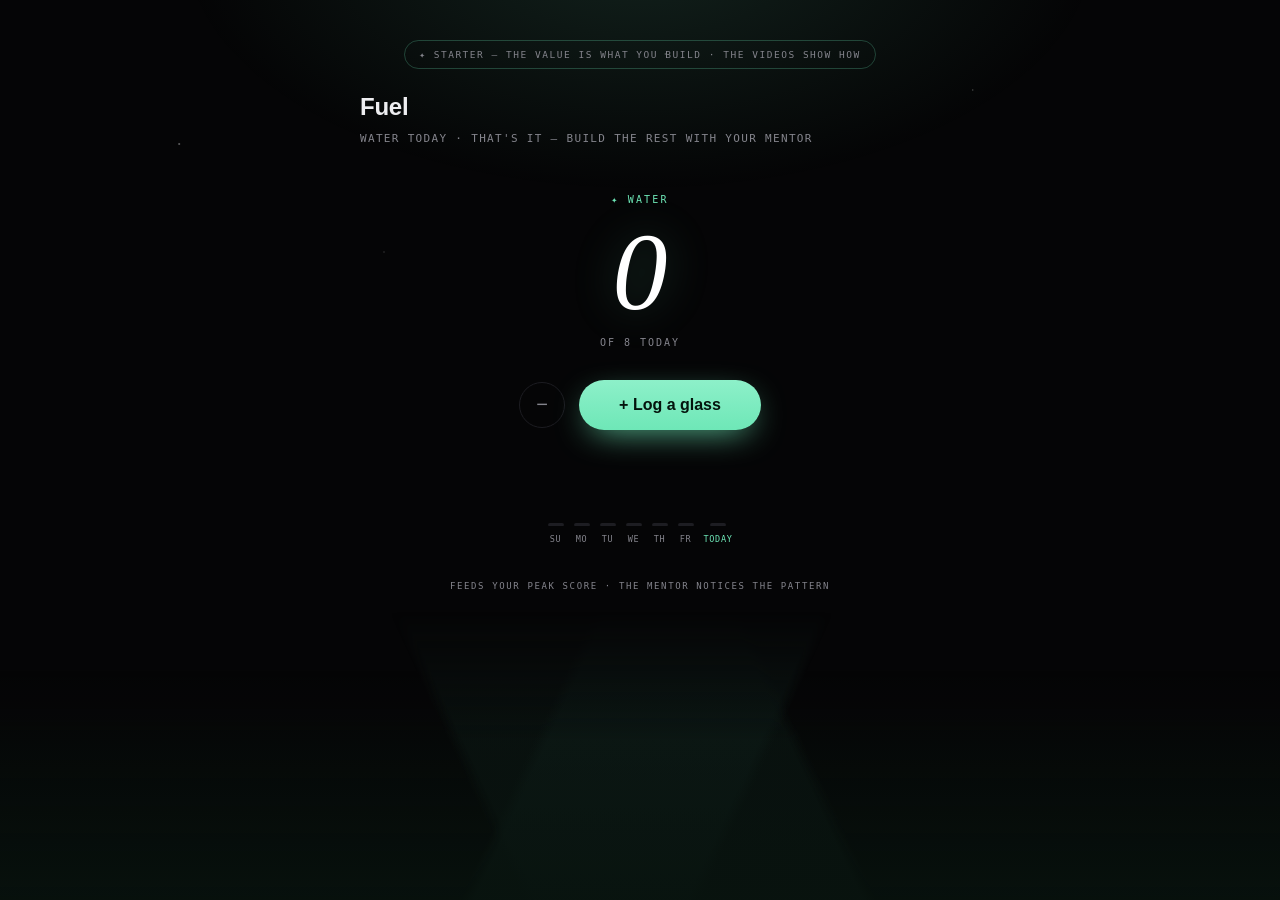
<file: tiles-library/fuel.html>
<!doctype html>
<html lang="en">
<head>
<meta charset="utf-8" />
<meta name="viewport" content="width=device-width,initial-scale=1" />
<title>Fuel</title>
<!--
  FUEL — almost nothing, on purpose. One number (water today), one button.
  The week draws itself underneath. Everything else this tile could become
  (macros, meals, caffeine) gets built WITH the mentor, on top of this.
  Store: { water: { 'YYYY-MM-DD': count } } — /sweep and save_data can file
  straight into it.
-->
<style>
  :root{
    --bg:#050506;--fg:#ededf0;--brand:#6EE7B7;--brand-soft:rgba(110,231,183,.08);
    --muted:#84848c;--muted-strong:#a8a8b0;--border:#1d1d22;
    --mono:ui-monospace,SFMono-Regular,Menlo,monospace;
    --serif:Georgia,'Times New Roman',serif;
    --font:-apple-system,BlinkMacSystemFont,'Segoe UI',Inter,sans-serif;
    --ease:cubic-bezier(.16,1,.3,1);
  }
  *{box-sizing:border-box;margin:0;padding:0}
  html,body{height:100%}
  body{background:var(--bg);color:var(--fg);font:15px/1.5 var(--font);display:flex;justify-content:center;padding:40px 20px;-webkit-font-smoothing:antialiased;position:relative}
  body::before{content:'';position:fixed;inset:0;z-index:-2;pointer-events:none;background:
    radial-gradient(58% 44% at 50% -6%, rgba(110,231,183,.13), transparent 62%),
    radial-gradient(1.5px 1.5px at 14% 16%, rgba(255,255,255,.5), transparent 100%),
    radial-gradient(1px 1px at 76% 10%, rgba(255,255,255,.4), transparent 100%),
    radial-gradient(1.5px 1.5px at 52% 6%, rgba(255,255,255,.32), transparent 100%),
    radial-gradient(1px 1px at 30% 28%, rgba(255,255,255,.28), transparent 100%)}
  body::after{content:'';position:fixed;left:0;right:0;bottom:0;height:32vh;z-index:-1;pointer-events:none;background:
    linear-gradient(to top, rgba(8,19,14,.85), transparent 80%),
    linear-gradient(115deg, transparent 42%, rgba(13,26,23,.75) 43%, rgba(13,26,23,.75) 58%, transparent 59%),
    linear-gradient(245deg, transparent 38%, rgba(10,18,16,.9) 39%, rgba(10,18,16,.9) 62%, transparent 63%);
    -webkit-mask-image:linear-gradient(to top,#000 55%,transparent);mask-image:linear-gradient(to top,#000 55%,transparent)}
  .shell{width:100%;max-width:560px;text-align:center}
  h1{font-size:24px;font-weight:600;letter-spacing:-.01em;text-align:left}
  .sub{color:var(--muted);font-family:var(--mono);font-size:11px;letter-spacing:.12em;text-transform:uppercase;margin:6px 0 0;text-align:left}

  .well{margin-top:44px}
  .kick{font-family:var(--mono);font-size:10px;letter-spacing:.22em;text-transform:uppercase;color:var(--brand)}
  .count{font-family:var(--serif);font-style:italic;font-size:clamp(72px,18vw,110px);line-height:1;color:#fff;margin-top:10px;
    text-shadow:0 0 44px rgba(110,231,183,.25)}
  .of{font-family:var(--mono);font-size:10px;letter-spacing:.2em;text-transform:uppercase;color:var(--muted);margin-top:8px}
  .btnRow{display:flex;align-items:center;justify-content:center;gap:14px;margin-top:30px}
  .minus{width:46px;height:46px;border-radius:999px;border:1px solid var(--border);background:transparent;color:var(--muted);font-size:20px;cursor:pointer;transition:all .15s}
  .minus:hover{color:#fff;border-color:var(--muted)}
  .glass{padding:16px 40px;border-radius:999px;border:none;background:linear-gradient(180deg,#8df0c9,var(--brand));color:#04140d;
    font-weight:700;font-size:16px;cursor:pointer;box-shadow:0 10px 34px -12px var(--brand);transition:transform .15s var(--ease)}
  .glass:hover{transform:translateY(-1px)}
  .glass:active{transform:scale(.97)}

  .week{display:flex;justify-content:center;align-items:flex-end;gap:10px;margin-top:52px;height:64px}
  .day{display:flex;flex-direction:column;align-items:center;gap:7px;height:100%;justify-content:flex-end}
  .bar{width:16px;border-radius:5px 5px 3px 3px;background:linear-gradient(180deg,var(--brand),rgba(110,231,183,.25));min-height:3px;transition:height .5s var(--ease)}
  .bar.zero{background:var(--border)}
  .dLab{font-family:var(--mono);font-size:8.5px;letter-spacing:.08em;color:var(--muted);text-transform:uppercase}
  .dLab.today{color:var(--brand)}
  .foot{font-family:var(--mono);font-size:9px;letter-spacing:.18em;text-transform:uppercase;color:var(--muted);margin-top:34px}
  .starterTag{width:max-content;max-width:92%;margin:0 auto 20px;padding:6px 14px;border:1px solid rgba(110,231,183,.25);border-radius:999px;font-family:ui-monospace,SFMono-Regular,Menlo,monospace;font-size:9.5px;letter-spacing:.16em;text-transform:uppercase;color:#84848c;text-align:center}
  .starterTag,.starterTag *{line-height:1.6}
</style>
</head>
<body>
<div class="shell">
<div class="starterTag">✦ starter — the value is what you build · the videos show how</div>
  <h1>Fuel</h1>
  <p class="sub">water today · that's it — build the rest with your mentor</p>
  <div class="well" id="app"></div>
</div>
<script>
const GOAL=8;
let store={};
function key(d){const x=d||new Date();return x.getFullYear()+'-'+String(x.getMonth()+1).padStart(2,'0')+'-'+String(x.getDate()).padStart(2,'0');}
function persist(){window.Vitality.save(store)}
function today(){if(!store.water||typeof store.water!=='object')store.water={};return store.water}
function render(){
  const w=today(),n=w[key()]||0;
  let bars='';
  for(let i=6;i>=0;i--){
    const d=new Date();d.setDate(d.getDate()-i);
    const c=w[key(d)]||0,h=Math.max(3,Math.min(64,(c/GOAL)*64));
    const lab=i===0?'today':['SU','MO','TU','WE','TH','FR','SA'][d.getDay()];
    bars+='<div class="day"><div class="bar'+(c?'':' zero')+'" style="height:'+h+'px" title="'+c+'"></div><span class="dLab'+(i===0?' today':'')+'">'+lab+'</span></div>';
  }
  document.getElementById('app').innerHTML=
    '<div class="kick">✦ water</div>'
    +'<div class="count">'+n+'</div>'
    +'<div class="of">of '+GOAL+' today</div>'
    +'<div class="btnRow"><button class="minus" data-d="-1" aria-label="Remove one">−</button><button class="glass" data-d="1">+ Log a glass</button></div>'
    +'<div class="week">'+bars+'</div>'
    +'<p class="foot">feeds your peak score · the mentor notices the pattern</p>';
}
document.addEventListener('click',e=>{
  const b=e.target.closest('[data-d]');if(!b)return;
  const w=today(),k=key();
  w[k]=Math.max(0,(w[k]||0)+parseInt(b.getAttribute('data-d'),10));
  persist();render();
});
if(!window.Vitality){window.Vitality={save:function(d){try{localStorage.setItem('v:prev:fuel',JSON.stringify(d));}catch(e){}return Promise.resolve(true);},load:function(){try{return Promise.resolve(JSON.parse(localStorage.getItem('v:prev:fuel')||'{}'));}catch(e){return Promise.resolve({});}}};}
(async()=>{const d=await window.Vitality.load();store=(d&&typeof d==='object'&&!Array.isArray(d))?d:{};render();})();
</script>
</body>
</html>
</file>
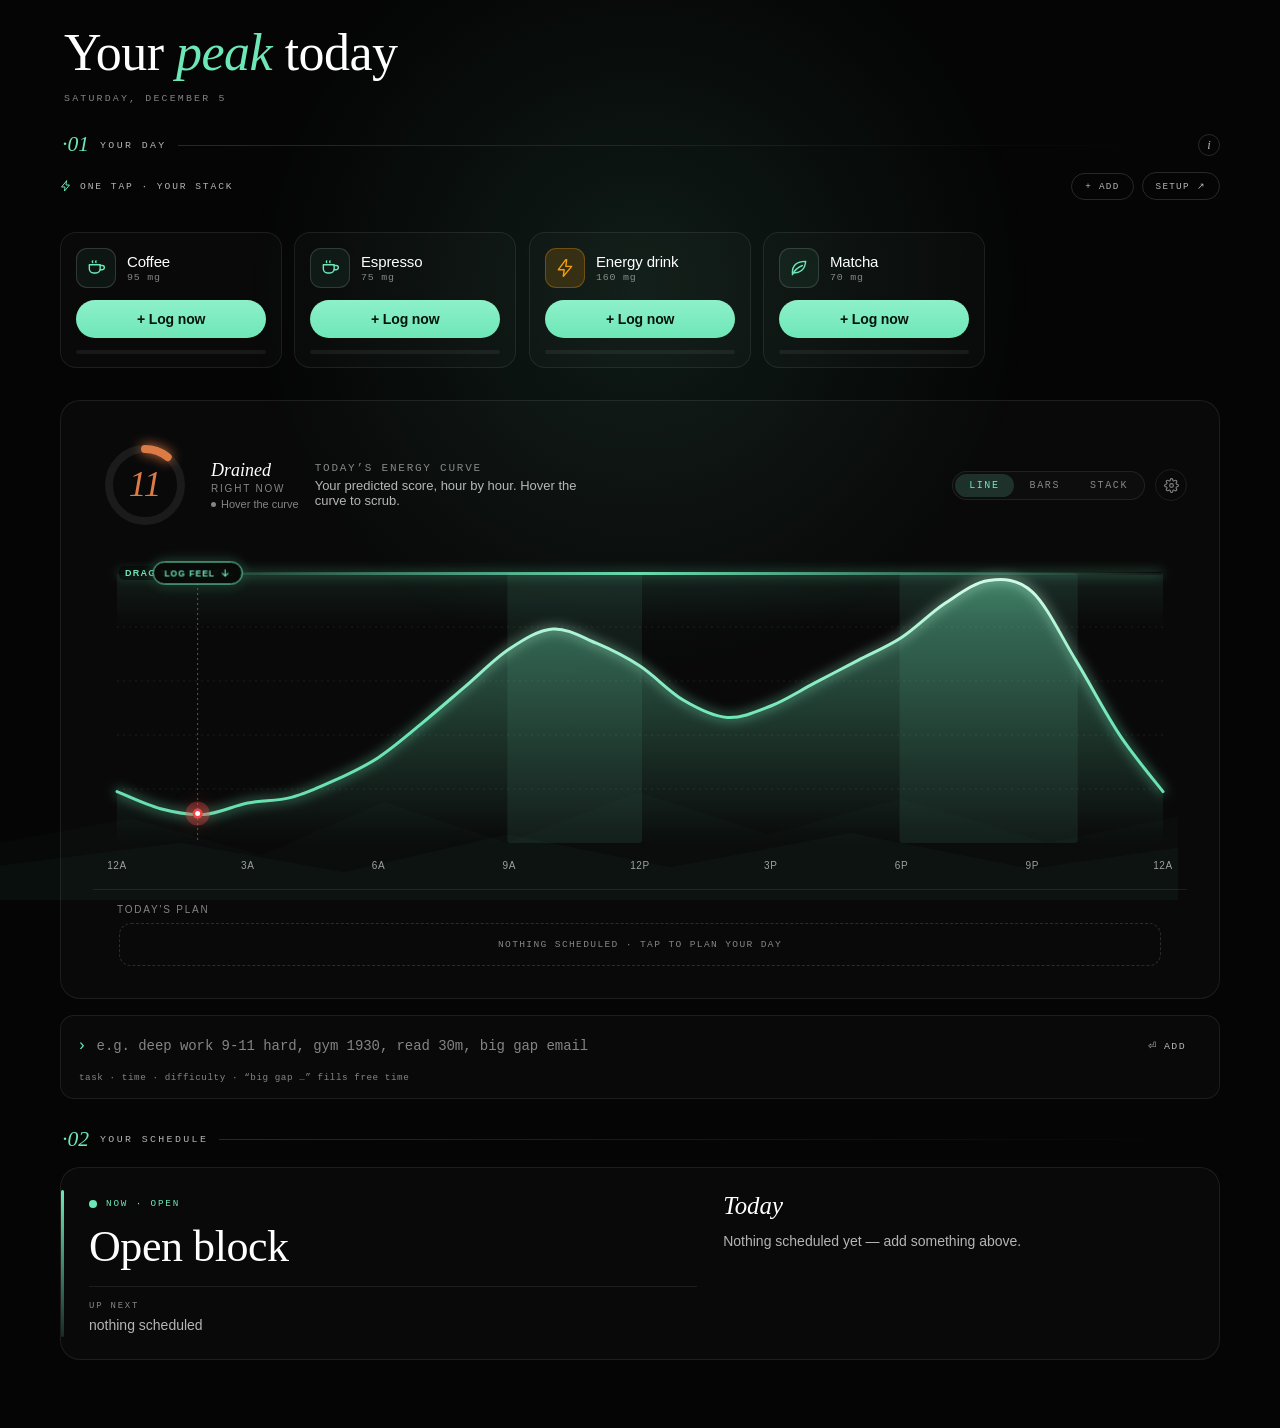
<file: tiles-library/peak.html>
<!doctype html>
<html lang="en">
<head>
<meta charset="utf-8" />
<meta name="viewport" content="width=device-width, initial-scale=1" />
<title>Your peak today — a Vitality plug</title>
<!--
  YOUR PEAK TODAY · a Vitality PLUG  (·01 Your day + ·02 Your schedule)
  Rebuilt on the real Peak page, then lifted a level for the Lab:
    app/app/peak/StimQuickLog.tsx  → the one-tap stack cards (now they FEED the curve)
    app/app/peak/CurveChart.tsx    → the hero chart (line/bars/stack, hover scrub, feel line)
    app/app/peak/HoverGauge.tsx    → the header ring (score · tier · right now)
    app/app/peak/ScheduleStrip.tsx → today's plan lane on the same x-axis
    app/app/peak/QuickAddConsole   → natural-language plan line
    app/app/peak/YourDaySchedule   → the "Open block" now/next card
    app/app/peak/curve.ts          → the math (circadian baseline + substance PK + wearable mult)
  Sealed: no network, no keys. Every tap is live — log a coffee and the solid line
  lifts off the dotted baseline in real time. Plugs into your saved data through the
  dashboard bridge (window.Vitality); without it, it plays with you on demo data.
-->
<style>
  :root{
    --fg:#ffffff;
    --mint:#6EE7B7;
    --mint-hi:#d4fce8;
    --mint-deep:#1f4d3d;
    --mint-glow:rgba(110,231,183,0.5);
    --amber:#F59E0B;
    --amber-soft:rgba(245,158,11,0.16);
    --iris:#a78bfa;
    --muted:rgba(255,255,255,0.5);
    --muted-strong:rgba(255,255,255,0.7);
    --border:rgba(255,255,255,0.08);
    --border-strong:rgba(255,255,255,0.14);
    --card:rgba(255,255,255,0.02);
    --card-elev:rgba(255,255,255,0.04);
    --ease-premium:cubic-bezier(0.16,1,0.3,1);
    --ease-soft:cubic-bezier(0.22,1,0.36,1);
    --font-serif:'Instrument Serif',Georgia,'Times New Roman',serif;
    --font-mono:'JetBrains Mono',ui-monospace,Menlo,monospace;
    --r-lg:20px;
  }
  *{box-sizing:border-box;margin:0;padding:0}
  html,body{background:#050505;color:var(--fg);font-family:'Inter',-apple-system,BlinkMacSystemFont,'Segoe UI',Helvetica,Arial,sans-serif;-webkit-font-smoothing:antialiased}
  body{padding:20px 16px 40px;position:relative;overflow-x:hidden}
  ::selection{background:rgba(110,231,183,0.28);color:#fff}

  /* ── atmosphere: a faint radial breath, drifting motes, mountains at the floor ── */
  .atmo{position:fixed;inset:0;z-index:0;pointer-events:none;overflow:hidden}
  .atmoGlow{position:absolute;left:50%;top:32%;width:900px;height:900px;transform:translate(-50%,-50%);
    background:radial-gradient(circle,rgba(110,231,183,0.10),transparent 62%);animation:atmoBreath 9s ease-in-out infinite}
  @keyframes atmoBreath{0%,100%{opacity:0.7;transform:translate(-50%,-50%) scale(1)}50%{opacity:1;transform:translate(-50%,-50%) scale(1.08)}}
  .mote{position:absolute;width:2px;height:2px;border-radius:999px;background:var(--mint);opacity:0;animation:moteDrift linear infinite}
  @keyframes moteDrift{0%{opacity:0;transform:translateY(20px)}15%{opacity:0.5}85%{opacity:0.35}100%{opacity:0;transform:translateY(-120px)}}
  .ridge{position:fixed;left:0;right:0;bottom:0;z-index:0;pointer-events:none;opacity:0.5}
  .wrapContent{position:relative;z-index:1;max-width:1160px;margin:0 auto}

  /* ── hero ── */
  .hero{display:flex;align-items:center;gap:2px;flex-direction:column;text-align:left;align-items:flex-start;margin:6px 4px 30px;
    animation:fadeUp 700ms var(--ease-premium) both}
  .heroTitle{font-family:var(--font-serif);font-size:clamp(34px,5.4vw,52px);line-height:1.02;font-weight:400;letter-spacing:-0.01em}
  .heroTitle em{color:var(--mint);font-style:italic}
  .heroDate{font-family:var(--font-mono);font-size:0.62rem;letter-spacing:0.22em;text-transform:uppercase;color:var(--muted);margin-top:12px}

  /* ── section frame + eyebrow (peak.module.css, lifted) ── */
  .section{margin-bottom:30px;opacity:0;animation:fadeUp 800ms var(--ease-premium) forwards}
  .eyebrow{display:flex;align-items:center;gap:11px;margin-bottom:16px;padding-left:2px}
  .ebNum{font-family:var(--font-serif);font-style:italic;color:var(--mint);font-size:1.35rem;line-height:1}
  .ebLbl{font-family:var(--font-mono);font-size:0.62rem;letter-spacing:0.24em;text-transform:uppercase;color:var(--muted-strong)}
  .ebRule{flex:1;height:1px;background:linear-gradient(90deg,var(--border-strong),transparent)}
  .ebInfo{width:22px;height:22px;border-radius:50%;border:1px solid var(--border-strong);background:none;color:var(--muted-strong);
    font-family:var(--font-serif);font-style:italic;font-size:0.8rem;cursor:pointer;flex:none;transition:color .18s,border-color .18s}
  .ebInfo:hover{color:var(--mint);border-color:rgba(110,231,183,0.4)}

  /* ── the stack (StimQuickLog, lifted) ── */
  .stack{display:flex;flex-direction:column;gap:14px;margin-bottom:18px}
  .stackHead{display:flex;align-items:center;justify-content:space-between;gap:12px;flex-wrap:wrap}
  .stackEyebrow{display:inline-flex;align-items:center;gap:8px;font-family:var(--font-mono);font-size:0.6rem;
    letter-spacing:0.2em;text-transform:uppercase;color:var(--muted-strong)}
  .stackEyebrow svg{color:var(--mint)}
  .stackActions{display:inline-flex;align-items:center;gap:8px}
  .miniBtn{font-family:var(--font-mono);font-size:0.58rem;letter-spacing:0.14em;text-transform:uppercase;
    padding:7px 13px;border-radius:999px;border:1px solid var(--border-strong);background:transparent;color:var(--muted-strong);
    cursor:pointer;text-decoration:none;transition:color .18s,border-color .18s,background .18s}
  .miniBtn:hover{color:var(--mint);border-color:rgba(110,231,183,0.4);background:rgba(110,231,183,0.06)}
  .miniBtn.on{color:var(--mint);border-color:rgba(110,231,183,0.5);background:rgba(110,231,183,0.10)}

  .addRow{display:flex;gap:8px;flex-wrap:wrap;padding:2px 0 2px;animation:fadeUp 300ms var(--ease-premium)}
  .addPill{display:inline-flex;align-items:center;gap:7px;padding:8px 13px;border-radius:999px;border:1px dashed var(--border-strong);
    background:var(--card);color:var(--muted-strong);font-size:12.5px;cursor:pointer;transition:color .18s,border-color .18s,background .18s}
  .addPill:hover{color:var(--fg);border-color:rgba(110,231,183,0.5);background:rgba(110,231,183,0.06)}
  .addPill .chip{width:20px;height:20px}

  .grid{display:grid;grid-template-columns:repeat(auto-fill,minmax(216px,1fr));gap:12px}
  .qlCard{position:relative;border:1px solid var(--border);background:var(--card);border-radius:16px;padding:15px 15px 13px;
    display:flex;flex-direction:column;gap:12px;transition:border-color .2s,box-shadow .2s,transform .2s var(--ease-soft);
    animation:cardPop 560ms var(--ease-soft) both}
  .qlCard:hover{border-color:rgba(110,231,183,0.22);box-shadow:0 0 26px -18px var(--mint-glow);transform:translateY(-1px)}
  .qlTop{display:flex;align-items:center;gap:11px}
  .chip{width:40px;height:40px;border-radius:11px;flex:none;display:grid;place-items:center;
    border:1px solid var(--border-strong);background:rgba(110,231,183,0.06);color:var(--mint)}
  .chip.amber{background:var(--amber-soft);border-color:rgba(245,158,11,0.3);color:var(--amber)}
  .chip svg{width:20px;height:20px}
  .qlMeta{display:flex;flex-direction:column;gap:2px;min-width:0}
  .qlName{font-size:15px;font-weight:500;letter-spacing:-0.01em}
  .qlMg{font-family:var(--font-mono);font-size:0.62rem;letter-spacing:0.08em;color:var(--muted)}
  .qlMg b{color:var(--mint);font-weight:600}
  .qlRemove{position:absolute;top:9px;right:9px;width:22px;height:22px;border-radius:999px;border:1px solid var(--border);
    background:rgba(8,10,9,0.7);color:var(--muted);font-size:14px;line-height:1;cursor:pointer;opacity:0;transition:opacity .18s,color .18s,border-color .18s}
  .qlCard:hover .qlRemove{opacity:1}
  .qlRemove:hover{color:var(--fg);border-color:var(--border-strong)}

  /* the log button — a green-light spark action (charge ring on tap, no idle glow) */
  .qlLog{position:relative;overflow:hidden;width:100%;border:none;border-radius:999px;padding:11px 14px;cursor:pointer;
    font-size:14px;font-weight:600;letter-spacing:-0.01em;font-family:inherit;
    background:linear-gradient(180deg,#8df0c9,var(--mint));color:#04140d;
    transition:filter .18s,transform .12s var(--ease-soft),box-shadow .2s}
  .qlLog:hover{filter:brightness(1.05);box-shadow:0 8px 22px -12px var(--mint-glow)}
  .qlLog:active{transform:scale(0.98)}
  .qlLog.logged{background:rgba(110,231,183,0.10);color:var(--mint);box-shadow:inset 0 0 0 1px rgba(110,231,183,0.32)}
  .qlLog .spark{position:absolute;left:50%;top:50%;width:12px;height:12px;border-radius:999px;transform:translate(-50%,-50%) scale(0);
    border:2px solid rgba(4,20,13,0.55);pointer-events:none}
  .qlLog.charge .spark{animation:sparkRing 620ms var(--ease-premium)}
  @keyframes sparkRing{0%{transform:translate(-50%,-50%) scale(0.2);opacity:0.7}100%{transform:translate(-50%,-50%) scale(9);opacity:0}}

  .qlBar{height:4px;border-radius:999px;background:rgba(255,255,255,0.06);overflow:hidden}
  .qlBar i{display:block;height:100%;width:0;border-radius:999px;background:var(--mint);transition:width 500ms var(--ease-soft),background .3s}
  .qlBar i.warn{background:var(--amber)}

  /* the lift readout under the stack */
  .readout{display:flex;align-items:center;justify-content:space-between;gap:14px;flex-wrap:wrap;
    padding:11px 15px;border:1px solid var(--border);border-radius:12px;background:var(--card);animation:fadeUp 400ms var(--ease-premium)}
  .roDelta{display:inline-flex;align-items:center;gap:10px;font-size:13px;color:var(--muted-strong)}
  .roDelta b{color:var(--fg);font-variant-numeric:tabular-nums}
  .roDelta b.now{color:var(--mint)}
  .roPill{font-family:var(--font-mono);font-size:0.6rem;letter-spacing:0.1em;text-transform:uppercase;color:var(--mint);
    padding:4px 9px;border-radius:999px;background:rgba(110,231,183,0.12)}
  .roLegend{display:inline-flex;gap:14px;font-size:11px;color:var(--muted)}
  .roKey{display:inline-flex;align-items:center;gap:7px}
  .roSolid{width:16px;border-top:2px solid var(--mint);border-radius:2px}
  .roDotted{width:16px;border-top:2px dotted rgba(180,196,186,0.7)}

  /* ── chart card + entrance (verbatim from the real curve) ── */
  .piChartCard{padding:2rem;border-radius:var(--r-lg);border:1px solid var(--border);background:var(--card);
    display:flex;flex-direction:column;gap:18px;position:relative;transition:border-color .2s,box-shadow .2s}
  .piChartCard:hover{border-color:rgba(110,231,183,0.22);box-shadow:0 0 32px -18px var(--mint-glow)}
  @media (max-width:800px){.piChartCard{padding:16px;gap:14px}}
  .piChartHead{display:flex;justify-content:space-between;align-items:center;flex-wrap:wrap;gap:14px}
  .piChartHeadLeft{display:flex;align-items:center;gap:16px;flex-wrap:wrap;min-width:0}
  .piEyebrow{font-family:var(--font-mono);font-size:11px;font-weight:500;letter-spacing:0.16em;text-transform:uppercase;color:var(--muted)}
  .piChartStage{position:relative;width:100%;animation:piStageIn 280ms var(--ease-premium)}
  @keyframes piStageIn{from{opacity:0;transform:scale(0.985)}to{opacity:1;transform:scale(1)}}

  .piLineDraw{stroke-dasharray:4000;stroke-dashoffset:4000;animation:piLineDraw 1300ms var(--ease-premium) forwards}
  @keyframes piLineDraw{to{stroke-dashoffset:0}}
  .piAreaFade{opacity:0;animation:piAreaFade 900ms 500ms var(--ease-premium) forwards}
  @keyframes piAreaFade{from{opacity:0;transform:translateY(8px)}to{opacity:1;transform:translateY(0)}}
  .piWindowFade{opacity:0;animation:piWindowFade 800ms 600ms var(--ease-premium) forwards}
  @keyframes piWindowFade{to{opacity:0.08}}
  .piNowFade{opacity:0;animation:piNowFade 600ms 900ms var(--ease-premium) forwards}
  @keyframes piNowFade{to{opacity:1}}
  .piNowPulse{transform-box:fill-box;transform-origin:center;animation:piNowPulse 2.4s ease-in-out infinite}
  @keyframes piNowPulse{0%,100%{transform:scale(1);opacity:0.38}50%{transform:scale(1.55);opacity:0.12}}
  .piBarRise{transform-box:fill-box;transform-origin:bottom;animation:piBarRise 500ms var(--ease-premium) both}
  @keyframes piBarRise{from{transform:scaleY(0)}to{transform:scaleY(1)}}

  .piChartSchedule{margin-top:-4px;padding-top:14px;border-top:1px solid var(--border)}
  .planEmpty{margin:8px 2px 0;border:1px dashed var(--border-strong);border-radius:12px;padding:15px;text-align:center;cursor:pointer;
    font-family:var(--font-mono);font-size:0.6rem;letter-spacing:0.14em;text-transform:uppercase;color:var(--muted);transition:border-color .2s,color .2s,background .2s}
  .planEmpty:hover{border-color:rgba(110,231,183,0.4);color:var(--muted-strong);background:rgba(110,231,183,0.04)}

  .modeBtn{padding:6px 14px;border-radius:999px;background:transparent;color:var(--muted);font-size:10px;font-weight:500;
    letter-spacing:0.16em;text-transform:uppercase;font-family:var(--font-mono);border:none;cursor:pointer;
    transition:background 180ms var(--ease-premium),color 180ms}
  .modeBtn[aria-current="true"]{background:rgba(110,231,183,0.16);color:var(--mint)}

  .gearBtn{display:inline-flex;align-items:center;justify-content:center;width:32px;height:32px;border-radius:999px;
    border:1px solid var(--border);background:transparent;color:var(--muted);cursor:pointer;
    transition:color 180ms,border-color 180ms,transform 400ms var(--ease-premium)}
  .gearBtn:hover{color:var(--mint);border-color:rgba(110,231,183,0.4);transform:rotate(40deg)}
  .wireVeil{position:absolute;inset:0;z-index:30;border-radius:var(--r-lg);background:rgba(4,7,6,0.96);
    -webkit-backdrop-filter:blur(8px);backdrop-filter:blur(8px);padding:26px 28px;overflow:auto;animation:piStageIn 260ms var(--ease-premium)}
  .wl{stroke:var(--mint);stroke-width:1.5;fill:none;stroke-dasharray:6 7;animation:wflow 1.4s linear infinite}
  @keyframes wflow{to{stroke-dashoffset:-13}}
  .wt{font-family:var(--font-mono);font-size:11px;letter-spacing:0.08em;fill:var(--muted-strong)}
  .wk{fill:var(--mint)}

  /* the quick-add console (QuickAddConsole, lifted) */
  .console{margin-top:16px;border:1px solid var(--border);border-radius:14px;background:var(--card);padding:4px 6px 4px 4px;
    transition:border-color .2s,box-shadow .2s}
  .console:focus-within{border-color:rgba(110,231,183,0.4);box-shadow:0 0 26px -16px var(--mint-glow)}
  .consoleRow{display:flex;align-items:center;gap:10px;padding:11px 12px}
  .chev{font-family:var(--font-mono);color:var(--mint);font-size:16px;line-height:1;flex:none}
  .cInput{flex:1;min-width:0;background:transparent;border:none;outline:none;color:var(--fg);font-family:var(--font-mono);
    font-size:14px;letter-spacing:-0.005em}
  .cInput::placeholder{color:var(--muted)}
  .cAddBtn{display:inline-flex;align-items:center;gap:7px;flex:none;border:none;border-radius:10px;cursor:pointer;
    padding:9px 15px;font-family:var(--font-mono);font-size:0.62rem;letter-spacing:0.14em;color:var(--muted-strong);
    background:transparent;transition:color .18s,background .18s}
  .cAddBtn:hover{color:var(--mint);background:rgba(110,231,183,0.08)}
  .cFmt{padding:0 14px 11px;font-family:var(--font-mono);font-size:0.58rem;letter-spacing:0.06em;color:var(--muted)}

  /* ── ·02 the open-block card (YourDaySchedule / NowPanel, lifted) ── */
  .openCard{position:relative;overflow:hidden;border:1px solid var(--border);border-radius:var(--r-lg);background:var(--card);
    padding:26px 28px;display:grid;grid-template-columns:1.3fr 1fr;gap:26px;transition:border-color .2s,box-shadow .2s}
  .openCard:hover{border-color:rgba(110,231,183,0.18);box-shadow:0 0 32px -20px var(--mint-glow)}
  @media (max-width:640px){.openCard{grid-template-columns:1fr;gap:20px;padding:22px}}
  .ocRail{position:absolute;left:0;top:22px;bottom:22px;width:3px;border-radius:999px;background:linear-gradient(180deg,var(--mint),rgba(110,231,183,0.15))}
  .ocMark{display:inline-flex;align-items:center;gap:9px;font-family:var(--font-mono);font-size:0.58rem;letter-spacing:0.2em;
    text-transform:uppercase;color:var(--mint)}
  .ocDot{width:8px;height:8px;border-radius:999px;background:var(--mint);box-shadow:0 0 0 0 rgba(110,231,183,0.5);animation:ocPulse 2.6s ease-in-out infinite}
  @keyframes ocPulse{0%{box-shadow:0 0 0 0 rgba(110,231,183,0.5)}70%{box-shadow:0 0 0 8px rgba(110,231,183,0)}100%{box-shadow:0 0 0 0 rgba(110,231,183,0)}}
  .ocNow{font-family:var(--font-serif);font-size:clamp(30px,4.4vw,44px);line-height:1.05;font-weight:400;margin:12px 0 16px;letter-spacing:-0.01em}
  .ocDivide{height:1px;background:var(--border);margin:0 0 14px}
  .ocNextLbl{font-family:var(--font-mono);font-size:0.56rem;letter-spacing:0.2em;text-transform:uppercase;color:var(--muted);margin-bottom:6px}
  .ocNext{font-size:14px;color:var(--muted-strong)}
  .ocNext b{color:var(--fg);font-weight:500}
  .ocRightTitle{font-family:var(--font-serif);font-style:italic;font-size:1.55rem;line-height:1;margin-bottom:12px}
  .ocRightBody{font-size:14px;line-height:1.6;color:var(--muted-strong)}
  .ocList{display:flex;flex-direction:column;gap:9px;margin-top:4px}
  .ocItem{display:flex;align-items:center;gap:11px;font-size:13.5px}
  .ocItem .t{font-family:var(--font-mono);font-size:0.62rem;letter-spacing:0.06em;color:var(--muted);min-width:96px}
  .ocItem .bar{width:3px;align-self:stretch;border-radius:999px;background:var(--mint);opacity:0.7}
  .ocItem.amber .bar{background:var(--amber)}
  .ocItem .n{color:var(--fg)}

  @keyframes fadeUp{from{opacity:0;transform:translateY(14px)}to{opacity:1;transform:none}}
  @keyframes cardPop{0%{opacity:0;transform:translateY(12px) scale(0.98)}60%{opacity:1;transform:translateY(-2px) scale(1.006)}100%{opacity:1;transform:none}}
  @media (prefers-reduced-motion:reduce){
    *{animation:none !important;opacity:1 !important;stroke-dashoffset:0 !important}
  }
</style>
</head>
<body>
<div class="atmo" id="atmo" aria-hidden="true"><div class="atmoGlow"></div></div>
<svg class="ridge" viewBox="0 0 1440 220" preserveAspectRatio="none" aria-hidden="true" height="180">
  <path d="M0 220 L0 150 L160 120 L320 165 L470 100 L620 150 L780 88 L940 140 L1100 96 L1280 150 L1440 118 L1440 220 Z" fill="rgba(110,231,183,0.045)"/>
  <path d="M0 220 L0 178 L220 150 L420 186 L620 140 L820 180 L1040 138 L1260 182 L1440 156 L1440 220 Z" fill="rgba(110,231,183,0.06)"/>
</svg>

<div class="wrapContent">
  <!-- hero -->
  <div class="hero">
    <div class="heroTitle">Your <em>peak</em> today</div>
    <div class="heroDate" id="heroDate">TODAY</div>
  </div>

  <!-- ══════════ ·01 YOUR DAY ══════════ -->
  <section class="section" style="animation-delay:120ms">
    <div class="eyebrow">
      <span class="ebNum">·01</span>
      <span class="ebLbl">Your day</span>
      <span class="ebRule"></span>
      <button class="ebInfo" id="ebInfo1" aria-label="How your score is built">i</button>
    </div>

    <!-- the stack -->
    <div class="stack">
      <div class="stackHead">
        <span class="stackEyebrow">
          <svg width="12" height="12" viewBox="0 0 24 24" fill="none" stroke="currentColor" stroke-width="2" stroke-linecap="round" stroke-linejoin="round"><path d="M13 2 3 14h7l-1 8 10-12h-7l1-8Z"/></svg>
          One tap · your stack
        </span>
        <span class="stackActions">
          <button type="button" class="miniBtn" id="addBtn">+ Add</button>
          <a class="miniBtn" href="https://www.patreon.com/RowanTBK/membership" target="_blank" rel="noopener">Setup ↗</a>
        </span>
      </div>
      <div class="addRow" id="addRow" hidden></div>
      <div class="grid" id="stackGrid"></div>
      <div id="readout"></div>
    </div>

    <!-- the curve -->
    <div class="piChartCard" id="card">
      <div class="piChartHead">
        <div class="piChartHeadLeft">
          <div id="gauge"></div>
          <div>
            <div class="piEyebrow">Today&rsquo;s energy curve</div>
            <div style="color:var(--muted-strong);font-size:13px;margin-top:4px;max-width:290px">Your predicted score, hour by hour. Hover the curve to scrub.</div>
          </div>
        </div>
        <div style="display:flex;align-items:center;gap:10px">
          <div id="modes" style="display:inline-flex;gap:2px;padding:2px;border:1px solid var(--border);border-radius:999px;background:var(--card)"></div>
          <button type="button" class="gearBtn" id="gear" aria-label="How this plugs into your data" title="How this plugs into your data">
            <svg width="15" height="15" viewBox="0 0 24 24" fill="none" stroke="currentColor" stroke-width="1.8" stroke-linecap="round" stroke-linejoin="round">
              <circle cx="12" cy="12" r="3"/>
              <path d="M19.4 15a1.7 1.7 0 0 0 .34 1.87l.06.06a2 2 0 1 1-2.83 2.83l-.06-.06a1.7 1.7 0 0 0-1.87-.34 1.7 1.7 0 0 0-1 1.55V21a2 2 0 1 1-4 0v-.09a1.7 1.7 0 0 0-1-1.55 1.7 1.7 0 0 0-1.87.34l-.06.06a2 2 0 1 1-2.83-2.83l.06-.06a1.7 1.7 0 0 0 .34-1.87 1.7 1.7 0 0 0-1.55-1H3a2 2 0 1 1 0-4h.09a1.7 1.7 0 0 0 1.55-1 1.7 1.7 0 0 0-.34-1.87l-.06-.06a2 2 0 1 1 2.83-2.83l.06.06a1.7 1.7 0 0 0 1.87.34h.09a1.7 1.7 0 0 0 1-1.55V3a2 2 0 1 1 4 0v.09a1.7 1.7 0 0 0 1 1.55h.09a1.7 1.7 0 0 0 1.87-.34l.06-.06a2 2 0 1 1 2.83 2.83l-.06.06a1.7 1.7 0 0 0-.34 1.87v.09a1.7 1.7 0 0 0 1.55 1H21a2 2 0 1 1 0 4h-.09a1.7 1.7 0 0 0-1.55 1z"/>
            </svg>
          </button>
        </div>
      </div>

      <div class="piChartStage" id="stage"><div id="wrap" style="position:relative"></div></div>
      <div class="piChartSchedule"><div id="strip"></div></div>

      <!-- ⚙ the wiring -->
      <div class="wireVeil" id="wiring" hidden>
        <div style="display:flex;align-items:baseline;justify-content:space-between;gap:12px;flex-wrap:wrap">
          <div>
            <div class="piEyebrow" style="color:var(--mint)">How this plugs in</div>
            <div style="font-family:var(--font-serif);font-style:italic;font-size:22px;margin-top:6px">No new inputs. It reads what you already track.</div>
          </div>
          <button type="button" id="wireClose" style="background:transparent;border:1px solid var(--border);border-radius:999px;color:var(--muted);padding:6px 14px;font-family:var(--font-mono);font-size:10px;letter-spacing:0.12em;cursor:pointer">CLOSE</button>
        </div>
        <svg viewBox="0 0 900 250" style="width:100%;display:block;margin-top:18px">
          <text class="wt" x="10" y="22">YOUR SAVED DATA</text>
          <rect x="10" y="34"  width="230" height="30" rx="8" fill="none" stroke="#243c32"/><text class="wt wk" x="24" y="53">wearable · recovery + sleep</text>
          <rect x="10" y="72"  width="230" height="30" rx="8" fill="none" stroke="#243c32"/><text class="wt wk" x="24" y="91">fuel · caffeine logs</text>
          <rect x="10" y="110" width="230" height="30" rx="8" fill="none" stroke="#243c32"/><text class="wt wk" x="24" y="129">schedule · today&rsquo;s plan</text>
          <rect x="10" y="148" width="230" height="30" rx="8" fill="none" stroke="#243c32"/><text class="wt wk" x="24" y="167">feel · your drag logs</text>
          <path class="wl" d="M240 49  C 380 49,  420 58,  530 58"/>
          <path class="wl" d="M240 87  C 380 87,  420 98,  530 98"/>
          <path class="wl" d="M240 125 C 380 125, 430 138, 530 138"/>
          <path class="wl" d="M240 163 C 390 163, 440 142, 530 142"/>
          <text class="wt" x="530" y="22">THE PLUG&rsquo;S PANELS</text>
          <rect x="530" y="42"  width="200" height="28" rx="8" fill="none" stroke="#4d5a52"/><text class="wt" x="544" y="60">The energy ring</text>
          <rect x="530" y="84"  width="200" height="28" rx="8" fill="none" stroke="#4d5a52"/><text class="wt" x="544" y="102">The curve · 25 hours</text>
          <rect x="530" y="126" width="200" height="28" rx="8" fill="none" stroke="#4d5a52"/><text class="wt" x="544" y="144">Today&rsquo;s plan strip</text>
          <path class="wl" d="M730 56  C 800 56,  815 96,  840 96"/>
          <path class="wl" d="M730 98  H 840"/>
          <path class="wl" d="M730 140 C 800 140, 815 100, 840 100"/>
          <rect x="840" y="80" width="44" height="36" rx="10" fill="none" stroke="#6EE7B7"/><text class="wt wk" x="852" y="103">y</text>
          <text class="wt" x="10" y="215">CAFFEINE RUNS REAL PHARMACOKINETICS · ONSET &#8594; PEAK &#8594; HALF-LIFE DECAY, SHAPED BY YOUR BODYWEIGHT</text>
          <text class="wt" x="10" y="238">THE OUTPUT &#8212; YOUR PEAK WINDOWS &#8212; FEEDS YOUR GOAL (y). SAME STORE YOUR TILES ALREADY WRITE.</text>
        </svg>
        <div style="margin-top:14px;font-family:var(--font-mono);font-size:10px;letter-spacing:0.12em;color:var(--muted)">
          MEMBERS: TELL THE MENTOR &#8212; <i style="color:var(--fg);font-family:var(--font-serif);font-size:14px;letter-spacing:0">&ldquo;wire the peak graph into my data&rdquo;</i>
        </div>
      </div>
    </div>

    <!-- the plan console -->
    <div class="console">
      <div class="consoleRow">
        <span class="chev" aria-hidden="true">&rsaquo;</span>
        <input class="cInput" id="cInput" spellcheck="false" placeholder="e.g. deep work 9-11 hard, gym 1930, read 30m, big gap email" aria-label="Add to today" />
        <button type="button" class="cAddBtn" id="cAddBtn"><span aria-hidden="true">&#9166;</span> ADD</button>
      </div>
      <div class="cFmt">task &middot; time &middot; difficulty &middot; &ldquo;big gap &hellip;&rdquo; fills free time</div>
    </div>
  </section>

  <!-- ══════════ ·02 YOUR SCHEDULE ══════════ -->
  <section class="section" style="animation-delay:200ms">
    <div class="eyebrow">
      <span class="ebNum">·02</span>
      <span class="ebLbl">Your schedule</span>
      <span class="ebRule"></span>
    </div>
    <div class="openCard">
      <span class="ocRail"></span>
      <div>
        <span class="ocMark" id="ocMark"><span class="ocDot"></span> NOW &middot; OPEN</span>
        <div class="ocNow" id="ocNow">Open block</div>
        <div class="ocDivide"></div>
        <div class="ocNextLbl">Up next</div>
        <div class="ocNext" id="ocNext">nothing scheduled</div>
      </div>
      <div>
        <div class="ocRightTitle">Today</div>
        <div class="ocRightBody" id="ocBody">Nothing scheduled yet &mdash; add something above.</div>
      </div>
    </div>
  </section>
</div>

<script>
/* ═══ curve.ts — ported line for line ═══ */
const BASELINE=[18,12,10,14,16,22,30,42,55,68,75,70,62,50,44,48,56,64,72,84,92,88,64,38,18];
const SUBSTANCES={
  coffee:{key:'coffee',name:'Coffee',glyph:'coffee',tint:'mint',defaultDose:95,unit:'mg',amplitude:16,onsetHours:0.25,peakHours:0.75,halfLifeHours:5.0},
  espresso:{key:'espresso',name:'Espresso',glyph:'coffee',tint:'mint',defaultDose:75,unit:'mg',amplitude:14,onsetHours:0.2,peakHours:0.5,halfLifeHours:5.0},
  energy_drink:{key:'energy_drink',name:'Energy drink',glyph:'bolt',tint:'amber',defaultDose:160,unit:'mg',amplitude:20,onsetHours:0.3,peakHours:1.0,halfLifeHours:5.0},
  matcha:{key:'matcha',name:'Matcha',glyph:'leaf',tint:'mint',defaultDose:70,unit:'mg',amplitude:12,onsetHours:0.4,peakHours:1.5,halfLifeHours:6.0},
  green_tea:{key:'green_tea',name:'Green tea',glyph:'leaf',tint:'mint',defaultDose:40,unit:'mg',amplitude:9,onsetHours:0.4,peakHours:1.3,halfLifeHours:6.0},
  pre_workout:{key:'pre_workout',name:'Pre-workout',glyph:'bolt',tint:'amber',defaultDose:200,unit:'mg',amplitude:22,onsetHours:0.3,peakHours:1.0,halfLifeHours:5.0},
  cold_brew:{key:'cold_brew',name:'Cold brew',glyph:'coffee',tint:'mint',defaultDose:200,unit:'mg',amplitude:21,onsetHours:0.3,peakHours:1.0,halfLifeHours:5.0},
};
const CAFF_CEILING=400;
function effectiveAmplitude(log,weightKg){
  const def=SUBSTANCES[log.key]; if(!def)return 0;
  const doseRatio=log.dose/def.defaultDose;
  const weightFactor=75/Math.max(40,weightKg);
  const toleranceFactor=(11-log.tolerance)/6;
  return def.amplitude*doseRatio*weightFactor*toleranceFactor;
}
function contributionAt(hourOfDay,log,weightKg){
  const def=SUBSTANCES[log.key]; if(!def)return 0;
  const dt=hourOfDay-log.takenHour;
  if(dt<def.onsetHours)return 0;
  const amp=effectiveAmplitude(log,weightKg);
  if(dt<def.peakHours)return amp*(dt-def.onsetHours)/(def.peakHours-def.onsetHours);
  return amp*Math.pow(0.5,(dt-def.peakHours)/def.halfLifeHours);
}
function whoopMultiplier(w){
  const m=new Array(25).fill(1); let touched=false;
  if(typeof w.recovery==='number'){const r=Math.max(0,Math.min(100,w.recovery));const k=0.55+(r/100)*0.65;for(let h=0;h<25;h++)m[h]*=k;touched=true;}
  if(typeof w.sleepScore==='number'&&w.sleepScore<70){const cap=0.65+(Math.max(0,w.sleepScore)/70)*0.35;for(let h=0;h<25;h++)m[h]=Math.min(m[h],cap);touched=true;}
  return touched?m:null;
}
function computeCurveDetailed(logs,whoop,weightKg){
  const wm=whoopMultiplier(whoop);
  return BASELINE.map((b,h)=>{
    const segments=[{source:'baseline',label:'Baseline',value:b}];
    let pre=b;
    for(const log of logs){
      const c=contributionAt(h,log,weightKg);
      if(Math.abs(c)>0.1){pre+=c;segments.push({source:log.key,label:SUBSTANCES[log.key].name,value:c});}
    }
    const mult=wm?wm[h]:1;
    return {hour:h,score:Math.max(0,Math.min(100,pre*mult)),segments,mult};
  });
}
function tierFor(s){if(s>=80)return'Peak';if(s>=65)return'Solid';if(s>=50)return'Tired';if(s>=35)return'Low';return'Drained';}
function scoreColorFor(s){const t=Math.max(0,Math.min(100,s))/100;return `hsl(${(6+t*142).toFixed(0)}, ${(70-t*6).toFixed(0)}%, ${(56+t*8).toFixed(0)}%)`;}
function scoreAtHour(c,h){
  if(h<=0)return c[0]??0; if(h>=c.length-1)return c[c.length-1]??0;
  const i=Math.floor(h),f=h-i,v0=c[i]??0,v1=c[i+1]??v0; return v0*(1-f)+v1*f;
}
function findPeakWindows(curve,fromHour,threshold=70){
  const windows=[];let start=null,sum=0,count=0,peakVal=0,peakHour=0;
  for(let h=fromHour;h<curve.length;h++){
    const v=curve[h];
    if(v>=threshold){ if(start===null){start=h;sum=0;count=0;peakVal=-Infinity;} sum+=v;count++; if(v>peakVal){peakVal=v;peakHour=h;} }
    else if(start!==null){ if(h-start>=1)windows.push({start,end:h,avgScore:sum/count,peakHour}); start=null; }
  }
  if(start!==null&&curve.length-start>=1)windows.push({start,end:curve.length-1,avgScore:sum/count,peakHour});
  return windows.sort((a,b)=>b.avgScore-a.avgScore).slice(0,3);
}

/* ═══ glyphs — SVG only, never emoji ═══ */
function glyph(name){
  const s='fill="none" stroke="currentColor" stroke-width="1.7" stroke-linecap="round" stroke-linejoin="round"';
  if(name==='coffee')return `<svg viewBox="0 0 24 24" ${s}><path d="M4 8h13v5a5 5 0 0 1-5 5H9a5 5 0 0 1-5-5V8Z"/><path d="M17 9h2.5a2.5 2.5 0 0 1 0 5H17"/><path d="M8 3.5c-.5.6-.5 1.4 0 2M12 3.5c-.5.6-.5 1.4 0 2"/></svg>`;
  if(name==='bolt')return `<svg viewBox="0 0 24 24" ${s}><path d="M13 2 4 14h7l-1 8 10-12h-7l1-8Z"/></svg>`;
  if(name==='leaf')return `<svg viewBox="0 0 24 24" ${s}><path d="M20 4C9 4 4 9 4 18c9 0 15-3 16-14Z"/><path d="M4 20c3-6 7-9 12-11"/></svg>`;
  return `<svg viewBox="0 0 24 24" ${s}><circle cx="12" cy="12" r="8"/></svg>`;
}

/* ═══ the data — bridge-backed, demo when the bridge is silent ═══ */
const DEMO={ weightKg:75, whoop:{recovery:78}, logs:[], events:[], taps:[] };
let D=JSON.parse(JSON.stringify(DEMO));
let quickKeys=['coffee','espresso','energy_drink','matcha'];
const BRIDGE=(typeof window!=='undefined'&&window.Vitality&&typeof window.Vitality.load==='function')?window.Vitality:null;
async function boot(){
  if(BRIDGE){try{
    const s=await BRIDGE.load();
    if(s&&typeof s==='object'){
      if(Array.isArray(s.logs))D.logs=s.logs;
      if(Array.isArray(s.events))D.events=s.events;
      if(Array.isArray(s.taps))D.taps=s.taps;
      if(typeof s.weightKg==='number')D.weightKg=s.weightKg;
      if(s.whoop&&typeof s.whoop==='object')D.whoop=s.whoop;
      if(Array.isArray(s.quickKeys)&&s.quickKeys.length)quickKeys=s.quickKeys;
    }
  }catch(e){}}
  const d=new Date();
  document.getElementById('heroDate').textContent=d.toLocaleDateString('en-US',{weekday:'long',month:'long',day:'numeric'}).toUpperCase();
  render(); renderStrip(); renderGauge(null); renderStack(); renderReadout(); renderOpenBlock();
  spawnMotes();
}
function persist(){ if(BRIDGE&&typeof BRIDGE.save==='function'){try{BRIDGE.save({taps:D.taps,logs:D.logs,events:D.events,quickKeys});}catch(e){}} }

/* ═══ CurveChart.tsx — ported render ═══ */
const PAD={top:18,right:24,bottom:32,left:24},RANGE=24,HEIGHT=320;
let mode='line',width=960,hoverHour=null;
const wrap=document.getElementById('wrap'),stage=document.getElementById('stage');
const nowDate=new Date();
const nowHour=Math.min(24,nowDate.getHours()+nowDate.getMinutes()/60);

function curveDetailed(){return computeCurveDetailed(D.logs,D.whoop,D.weightKg);}
function scores(){return curveDetailed().map(c=>c.score);}
function baselineCurve(){const wm=whoopMultiplier(D.whoop);return BASELINE.map((b,h)=>Math.max(0,Math.min(100,b*(wm?wm[h]:1))));}

const TIER_COLOR_HEX={Peak:'#6EE7B7',Solid:'#6EE7B7',Tired:'#F59E0B',Low:'#d97706',Drained:'#EF4444'};
function fmtTick(h){if(h===0||h===24)return'12A';if(h===12)return'12P';return h<12?h+'A':(h-12)+'P';}
function fmtHour(h){const r=Math.round(h);if(r===0||r===24)return'12 AM';if(r===12)return'12 PM';return r<12?r+' AM':(r-12)+' PM';}
function fmtHour12(h){const hh=Math.floor(h),mm=Math.round((h-hh)*60);const ap=hh<12?'AM':'PM';let d=hh%12;if(d===0)d=12;return mm?`${d}:${String(mm).padStart(2,'0')} ${ap}`:`${d} ${ap}`;}

function innerW(){return width-PAD.left-PAD.right}
function innerH(){return HEIGHT-PAD.top-PAD.bottom}
function xForHour(h){return PAD.left+(h/RANGE)*innerW()}
function yForScore(s){return PAD.top+(1-s/100)*innerH()}
function pctForY(py){return Math.max(0,Math.min(100,(1-(py-PAD.top)/innerH())*100))}
function colGeo(){const n=25,gap=(innerW()/n)*0.3,w=innerW()/n-gap;return{n,gap,w}}
function xForCol(i){const{w,gap}=colGeo();return PAD.left+i*(w+gap)+gap/2}

function smoothPath(vals){
  const pts=[];for(let i=0;i<=24;i++)pts.push([xForHour(i),yForScore(vals[i]??0)]);
  let d=`M ${pts[0][0]} ${pts[0][1]}`;
  for(let i=0;i<pts.length-1;i++){
    const p0=pts[i-1]||pts[i],p1=pts[i],p2=pts[i+1],p3=pts[i+2]||p2;
    d+=` C ${p1[0]+(p2[0]-p0[0])/6} ${p1[1]+(p2[1]-p0[1])/6}, ${p2[0]-(p3[0]-p1[0])/6} ${p2[1]-(p3[1]-p1[1])/6}, ${p2[0]} ${p2[1]}`;
  }
  return d;
}

function render(){
  width=Math.max(320,Math.round(wrap.clientWidth||stage.clientWidth||960));
  const det=curveDetailed(),sc=det.map(c=>c.score),base=baselineCurve();
  const windows=findPeakWindows(sc,Math.floor(nowHour));
  const nowScore=scoreAtHour(sc,nowHour),nowColor=TIER_COLOR_HEX[tierFor(nowScore)];
  const showBaseline=sc.some((v,i)=>Math.abs(v-base[i])>0.5);
  const{w:colW}=colGeo();
  let svg='';
  svg+=`<rect x="${PAD.left}" y="${yForScore(100)}" width="${innerW()}" height="${yForScore(80)-yForScore(100)}" fill="url(#peak-tier-band)" opacity="0.5"/>`;
  for(const s of[20,40,60,80])svg+=`<line x1="${PAD.left}" x2="${width-PAD.right}" y1="${yForScore(s)}" y2="${yForScore(s)}" stroke="rgba(255,255,255,0.08)" stroke-dasharray="2 4"/>`;
  for(const w of windows){const x0=xForHour(w.start),x1=xForHour(w.end);
    svg+=`<rect class="piWindowFade" x="${x0-2}" y="${PAD.top}" width="${x1-x0+4}" height="${innerH()}" fill="#6EE7B7" rx="3"/>`;}
  const BAND={mint:['#6EE7B7','rgba(110,231,183,0.12)'],amber:['#F59E0B','rgba(245,158,11,0.12)'],muted:['rgba(255,255,255,0.5)','rgba(255,255,255,0.05)']};
  for(const e of D.events){
    const x0=xForHour(Math.max(0,e.startHour)),x1=xForHour(Math.min(24,e.endHour)),w=Math.max(2,x1-x0);
    const[c,bg]=BAND[e.tone]||BAND.muted;const bandH=innerH()*0.42,y=PAD.top+innerH()-bandH;
    svg+=`<g><rect x="${x0}" y="${y}" width="${w}" height="${bandH}" fill="${bg}" stroke="${c}33" rx="4"/><rect x="${x0}" y="${y}" width="${w}" height="2" fill="${c}" opacity="0.6" rx="1"/>`;
    if(w>56)svg+=`<text x="${x0+7}" y="${y+14}" font-size="10" font-weight="500" fill="${c}" letter-spacing="0.04em">${escapeXml(e.title)}</text>`;
    svg+='</g>';
  }
  if(showBaseline)svg+=`<path d="${smoothPath(base)}" fill="none" stroke="rgba(180,196,186,0.45)" stroke-width="1.6" stroke-dasharray="2 5" stroke-linecap="round" stroke-linejoin="round"/>`;
  if(mode==='line'){
    const lp=smoothPath(sc);
    const ap=`${lp} L ${xForHour(24)} ${HEIGHT-PAD.bottom} L ${xForHour(0)} ${HEIGHT-PAD.bottom} Z`;
    svg+=`<path class="piAreaFade" d="${ap}" fill="url(#peak-area)"/>`;
    svg+=`<path class="piLineDraw" d="${lp}" fill="none" stroke="url(#peak-stroke)" stroke-width="3" stroke-linecap="round" stroke-linejoin="round" filter="url(#peak-line-glow)"/>`;
  }
  if(mode==='bars')det.forEach((c,i)=>{
    const x=xForCol(i),barH=(c.score/100)*innerH(),y=PAD.top+innerH()-barH;
    const glow=Math.abs(i-nowHour)<0.5?' filter="drop-shadow(0 0 6px rgba(110,231,183,0.45))"':'';
    svg+=`<rect class="piBarRise" x="${x}" y="${y}" width="${colW}" height="${barH}" fill="url(#peak-col)" rx="1.5" style="animation-delay:${i*22}ms"${glow}/>`;
  });
  if(mode==='stack')det.forEach((c,i)=>{
    const x=xForCol(i);let cursorY=PAD.top+innerH();let g=`<g class="piBarRise" style="animation-delay:${i*22}ms">`;
    for(const seg of c.segments){
      const segH=Math.max(0,(Math.abs(seg.value)/100)*innerH()*c.mult),top=cursorY-segH;cursorY=top;
      const fill=seg.source==='baseline'?'rgba(110,231,183,0.35)':'#6EE7B7';
      g+=`<rect x="${x}" y="${top}" width="${colW}" height="${segH}" fill="${fill}" opacity="0.9" rx="1.5"/>`;
    }
    svg+=g+'</g>';
  });
  for(const t of D.taps){
    const x=xForHour(t.hour);
    const c=t.value>=20?'#6EE7B7':t.value>=-20?'rgba(255,255,255,0.5)':'#F59E0B';
    svg+=`<circle cx="${x}" cy="${HEIGHT-PAD.bottom+16}" r="4" fill="${c}"/>`;
  }
  svg+=`<g class="piNowFade">
    <line x1="${xForHour(nowHour)}" x2="${xForHour(nowHour)}" y1="${PAD.top}" y2="${PAD.top+innerH()}" stroke="rgba(255,255,255,0.32)" stroke-dasharray="2 3"/>
    <circle class="piNowPulse" cx="${xForHour(nowHour)}" cy="${yForScore(nowScore)}" r="12" fill="${nowColor}" opacity="0.35"/>
    <circle cx="${xForHour(nowHour)}" cy="${yForScore(nowScore)}" r="5" fill="${nowColor}" style="filter:drop-shadow(0 0 10px ${nowColor})"/>
    <circle cx="${xForHour(nowHour)}" cy="${yForScore(nowScore)}" r="2.5" fill="#fff"/>
  </g>`;
  for(const t of[0,3,6,9,12,15,18,21,24])
    svg+=`<text x="${xForHour(t)}" y="${HEIGHT-6}" text-anchor="middle" font-size="10" fill="rgba(255,255,255,0.6)" letter-spacing="0.06em">${fmtTick(t)}</text>`;
  wrap.innerHTML=`<svg width="100%" height="${HEIGHT}" viewBox="0 0 ${width} ${HEIGHT}" preserveAspectRatio="none" style="display:block;overflow:visible">
    <defs>
      <linearGradient id="peak-area" x1="0" x2="0" y1="0" y2="1"><stop offset="0%" stop-color="#6EE7B7" stop-opacity="0.45"/><stop offset="100%" stop-color="#6EE7B7" stop-opacity="0"/></linearGradient>
      <linearGradient id="peak-stroke" x1="0" x2="0" y1="0" y2="1"><stop offset="0%" stop-color="#d4fce8"/><stop offset="60%" stop-color="#6EE7B7"/><stop offset="100%" stop-color="#6EE7B7" stop-opacity="0.95"/></linearGradient>
      <linearGradient id="peak-tier-band" x1="0" x2="0" y1="0" y2="1"><stop offset="0%" stop-color="#6EE7B7" stop-opacity="0.18"/><stop offset="100%" stop-color="#6EE7B7" stop-opacity="0"/></linearGradient>
      <linearGradient id="peak-col" x1="0" x2="0" y1="0" y2="1"><stop offset="0%" stop-color="#6EE7B7" stop-opacity="0.95"/><stop offset="100%" stop-color="#6EE7B7" stop-opacity="0.25"/></linearGradient>
      <filter id="peak-line-glow" x="-20%" y="-20%" width="140%" height="140%"><feGaussianBlur stdDeviation="6" result="b"/><feMerge><feMergeNode in="b"/><feMergeNode in="SourceGraphic"/></feMerge></filter>
    </defs>${svg}</svg>
    <div id="hoverLayer" style="position:absolute;inset:0;pointer-events:none;z-index:6"></div>
    <div id="feelLayer" style="position:absolute;inset:0;pointer-events:none;z-index:10"></div>`;
  renderFeel();
}
function escapeXml(s){return String(s).replace(/[<>&]/g,c=>({'<':'&lt;','>':'&gt;','&':'&amp;'}[c]));}

/* ── hover scrub ── */
function renderHover(){
  const layer=document.getElementById('hoverLayer'); if(!layer)return;
  if(hoverHour==null){layer.innerHTML='';return;}
  const sc=scores();
  const h=mode!=='line'?Math.round(hoverHour):hoverHour;
  const score=scoreAtHour(sc,h),x=xForHour(h),y=yForScore(score);
  const color=scoreColorFor(score),tier=tierFor(score);
  const pillLeft=Math.max(34,Math.min(width-34,x)),above=y>78;
  layer.innerHTML=`
    <div style="position:absolute;left:${x}px;top:14px;bottom:32px;width:1px;background:linear-gradient(${color}00,${color}66,${color}00)"></div>
    <div style="position:absolute;left:${x-6}px;top:${y-6}px;width:12px;height:12px;border-radius:999px;background:${color};box-shadow:0 0 14px ${color};border:2px solid #000"></div>
    <div style="position:absolute;left:${pillLeft}px;top:${above?y-64:y+16}px;transform:translateX(-50%);display:flex;flex-direction:column;align-items:center;padding:7px 12px;border-radius:10px;background:rgba(8,8,8,0.92);border:1px solid ${color};box-shadow:0 6px 24px rgba(0,0,0,0.5),0 0 16px ${color}33;-webkit-backdrop-filter:blur(6px);backdrop-filter:blur(6px);white-space:nowrap">
      <div style="display:flex;align-items:baseline;gap:5px">
        <span style="font-family:var(--font-serif);font-style:italic;font-size:24px;line-height:1;color:${color}">${Math.round(score)}</span>
        <span style="font-size:11px;color:var(--muted-strong)">${tier}</span>
      </div>
      <span style="font-size:9px;letter-spacing:0.14em;text-transform:uppercase;color:var(--muted);margin-top:1px">${fmtHour(h)}</span>
    </div>`;
}
stage.addEventListener('pointermove',e=>{
  const r=stage.getBoundingClientRect();
  hoverHour=Math.max(0,Math.min(24,((e.clientX-r.left-PAD.left)/innerW())*RANGE));
  renderHover(); renderGauge(hoverHour);
});
stage.addEventListener('pointerleave',()=>{hoverHour=null;renderHover();renderGauge(null);});

/* ── feel line ── */
let feelPct=100,feelDragging=false,feelLogged=false,feelTimer=null;
function renderFeel(){
  const layer=document.getElementById('feelLayer'); if(!layer)return;
  const REST='#6EE7B7';
  const resting=!feelDragging&&!feelLogged;
  const y=yForScore(feelPct);
  const color=resting?REST:scoreColorFor(feelPct);
  const handleLeft=Math.max(58,Math.min(width-58,xForHour(nowHour)));
  const ease='top 220ms cubic-bezier(0.16,1,0.3,1)';
  const lineStyle=resting
    ?`height:3px;margin-top:-1.5px;background:linear-gradient(90deg,${REST}00,${REST},${REST}00);border-radius:2px;box-shadow:0 0 12px ${REST}99`
    :`height:0;border-top:2px dashed ${color}`;
  layer.innerHTML=`
    <div style="position:absolute;left:${PAD.left}px;right:${PAD.right}px;top:${y}px;${lineStyle};opacity:${feelDragging?1:resting?0.95:0.85};transition:${feelDragging?'none':ease}"></div>
    <div style="position:absolute;left:${PAD.left+2}px;top:${y}px;transform:translateY(-50%);font-size:9px;font-weight:600;letter-spacing:0.14em;text-transform:uppercase;color:${resting?REST:'var(--muted)'};background:rgba(8,8,8,0.62);padding:2px 6px;border-radius:5px;white-space:nowrap;opacity:${feelLogged?0:1};transition:${feelDragging?'none':ease+',opacity 160ms'}">drag to log feel</div>
    <div id="feelStrip" style="position:absolute;left:${PAD.left}px;right:${PAD.right}px;top:${y-14}px;height:28px;cursor:ns-resize;pointer-events:auto;touch-action:none;transition:${feelDragging?'none':ease}"></div>
    <div id="feelHandle" style="position:absolute;left:${handleLeft}px;top:${y}px;transform:translate(-50%,-50%);display:flex;align-items:center;gap:6px;padding:5px 11px;border-radius:999px;background:rgba(8,8,8,0.92);border:1px solid ${color};box-shadow:${feelDragging?`0 4px 18px rgba(0,0,0,0.5),0 0 16px ${color}66`:resting?`0 2px 10px rgba(0,0,0,0.4),0 0 14px ${REST}55`:'0 2px 10px rgba(0,0,0,0.4)'};cursor:ns-resize;pointer-events:auto;touch-action:none;white-space:nowrap;-webkit-backdrop-filter:blur(4px);backdrop-filter:blur(4px);transition:${feelDragging?'none':ease+',box-shadow 160ms'}">
      ${feelLogged
        ?`<span style="font-size:11px;font-weight:600;color:${color}">logged &#10003;</span>`
        :resting
          ?`<span style="display:flex;align-items:center;gap:5px;font-size:8.5px;font-weight:600;letter-spacing:0.12em;text-transform:uppercase;color:${REST}">log feel <svg width="11" height="11" viewBox="0 0 24 24" fill="none" stroke="currentColor" stroke-width="2.4" stroke-linecap="round" stroke-linejoin="round"><path d="M12 5v14M6 13l6 6 6-6"/></svg></span>`
          :`<span style="font-size:8.5px;letter-spacing:0.14em;text-transform:uppercase;color:var(--muted)">I feel</span><span style="font-family:var(--font-serif);font-style:italic;font-size:17px;line-height:1;color:${color}">${Math.round(feelPct)}%</span>`}
    </div>`;
  const start=e=>{
    e.preventDefault();
    if(feelTimer){clearTimeout(feelTimer);feelTimer=null;}
    const rect=wrap.getBoundingClientRect();
    feelDragging=true;feelLogged=false;feelPct=pctForY(e.clientY-rect.top);renderFeel();
    const move=ev=>{feelPct=pctForY(ev.clientY-rect.top);renderFeel();};
    const up=ev=>{
      window.removeEventListener('pointermove',move);window.removeEventListener('pointerup',up);
      feelDragging=false;feelPct=pctForY(ev.clientY-rect.top);
      D.taps.push({id:'t'+D.taps.length,hour:nowHour,value:Math.round((feelPct-50)*2)});persist();
      feelLogged=true;renderFeel();renderStrip();
      feelTimer=setTimeout(()=>{feelLogged=false;feelPct=100;renderFeel();render();},1200);
    };
    window.addEventListener('pointermove',move);window.addEventListener('pointerup',up);
  };
  layer.querySelector('#feelStrip').addEventListener('pointerdown',start);
  layer.querySelector('#feelHandle').addEventListener('pointerdown',start);
}

/* ── HoverGauge ── */
function renderGauge(hh){
  const el=document.getElementById('gauge');
  const live=hh!=null,h=live?hh:nowHour;
  const score=scoreAtHour(scores(),h),tier=tierFor(score),color=scoreColorFor(score);
  const size=104,stroke=8,glowPad=12,r=size/2-stroke/2-glowPad,c=2*Math.PI*r;
  const pct=Math.max(0,Math.min(100,score))/100;
  el.innerHTML=`<div style="display:flex;align-items:center;gap:14px">
    <div style="position:relative;width:${size}px;height:${size}px;flex:none">
      <svg width="${size}" height="${size}" viewBox="0 0 ${size} ${size}" style="transform:rotate(-90deg);overflow:visible">
        <circle cx="${size/2}" cy="${size/2}" r="${r}" fill="none" stroke="rgba(255,255,255,0.07)" stroke-width="${stroke}"/>
        <circle cx="${size/2}" cy="${size/2}" r="${r}" fill="none" stroke="${color}" stroke-width="${stroke}" stroke-linecap="round" stroke-dasharray="${c*pct} ${c}" style="filter:drop-shadow(0 0 6px ${color});transition:stroke-dasharray 220ms cubic-bezier(0.16,1,0.3,1),stroke 220ms linear"/>
      </svg>
      <div style="position:absolute;inset:0;display:flex;align-items:center;justify-content:center">
        <span style="font-family:var(--font-serif);font-style:italic;font-size:${size*0.34}px;line-height:1;color:${color};font-variant-numeric:tabular-nums;transition:color 220ms linear">${Math.round(score)}</span>
      </div>
    </div>
    <div style="display:flex;flex-direction:column;gap:2px">
      <span style="font-family:var(--font-serif);font-style:italic;font-size:18px;color:var(--fg)">${tier}</span>
      <span style="font-size:10px;letter-spacing:0.18em;text-transform:uppercase;color:var(--muted);font-weight:500">${live?'At '+fmtHour(h):'Right now'}</span>
      <span style="font-size:11px;color:var(--muted);display:flex;align-items:center;gap:5px;margin-top:2px">
        <span style="width:5px;height:5px;border-radius:999px;background:${live?color:'var(--muted)'}"></span>${live?'Scrubbing':'Hover the curve'}
      </span>
    </div>
  </div>`;
}

/* ── ScheduleStrip ── */
function renderStrip(){
  const host=document.getElementById('strip');
  const padX=PAD.left;
  if(D.events.length===0&&D.taps.length===0){
    host.innerHTML=`<div style="padding:0 ${padX}px"><div style="font-size:10px;letter-spacing:0.18em;text-transform:uppercase;color:var(--muted);font-weight:500;margin-bottom:6px">Today's plan</div><div class="planEmpty" id="planEmpty">Nothing scheduled &middot; tap to plan your day</div></div>`;
    const pe=document.getElementById('planEmpty');
    if(pe)pe.addEventListener('click',()=>{const i=document.getElementById('cInput');i.focus();i.scrollIntoView({behavior:'smooth',block:'center'});});
    return;
  }
  const iw=width-padX*2,hourW=iw/24;
  const headH=18,eventLaneH=30,logLaneH=16,eventTop=headH+8,logTop=eventTop+eventLaneH+8,totalH=logTop+logLaneH+4;
  const TONE={mint:'#6EE7B7',amber:'#F59E0B',muted:'rgba(255,255,255,0.5)'};
  const TONE_BG={mint:'rgba(110,231,183,0.10)',amber:'rgba(245,158,11,0.10)',muted:'rgba(255,255,255,0.04)'};
  let ev='';
  for(const e of D.events){
    const x=e.startHour*hourW,w=Math.max(10,(e.endHour-e.startHour)*hourW);
    const c=TONE[e.tone]||TONE.muted,bg=TONE_BG[e.tone]||TONE_BG.muted;
    const time=`${fmtHour12(e.startHour)}–${fmtHour12(e.endHour)}`;
    ev+=`<div title="${escapeHtml(e.title)} · ${time}" style="position:absolute;left:${x}px;top:0;width:${w}px;height:${eventLaneH}px;background:${bg};border:1px solid ${c}55;border-left:2px solid ${c};border-radius:5px;padding:0 8px;display:flex;flex-direction:column;justify-content:center;gap:1px;overflow:hidden;white-space:nowrap">
      <span style="font-size:11px;font-weight:500;color:var(--fg);overflow:hidden;text-overflow:ellipsis;line-height:1.1">${escapeHtml(e.title)}</span>
      ${w>76?`<span style="font-size:9.5px;color:var(--muted);overflow:hidden;text-overflow:ellipsis">${time}</span>`:''}
    </div>`;
  }
  let pips='';
  for(const l of D.logs){
    const x=l.takenHour*hourW;const g=SUBSTANCES[l.key];
    pips+=`<div title="${g?g.name:'Stim'} · ${fmtHour12(l.takenHour)}" style="position:absolute;left:${x-9}px;top:-1px;width:18px;height:18px;border-radius:999px;background:rgba(8,10,9,0.9);border:1px solid #6EE7B755;display:flex;align-items:center;justify-content:center;color:var(--mint)"><span style="display:flex;width:11px;height:11px">${g?glyph(g.glyph):''}</span></div>`;
  }
  for(const t of D.taps){
    const c=t.value>=20?'#6EE7B7':t.value>=-20?'rgba(255,255,255,0.5)':'#F59E0B';
    pips+=`<div title="Mood · ${fmtHour12(t.hour)}" style="position:absolute;left:${t.hour*hourW-4}px;top:4px;width:8px;height:8px;border-radius:999px;background:${c};box-shadow:0 0 6px ${c}"></div>`;
  }
  host.innerHTML=`<div style="position:relative;width:100%;height:${totalH}px">
    <div style="position:absolute;top:0;left:${padX}px;right:${padX}px;display:flex;justify-content:space-between;align-items:center">
      <span style="font-size:10px;letter-spacing:0.18em;text-transform:uppercase;color:var(--muted);font-weight:500">Today's plan</span>
    </div>
    <div style="position:absolute;left:${padX+nowHour*hourW}px;top:${headH+2}px;bottom:0;width:1px;background:rgba(110,231,183,0.4);box-shadow:0 0 8px rgba(110,231,183,0.5)"></div>
    <div style="position:absolute;top:${eventTop}px;left:${padX}px;right:${padX}px;height:${eventLaneH}px">${ev}</div>
    <div style="position:absolute;top:${logTop}px;left:${padX}px;right:${padX}px;height:${logLaneH}px">${pips}</div>
  </div>`;
}
function escapeHtml(s){return String(s).replace(/[&<>"]/g,c=>({'&':'&amp;','<':'&lt;','>':'&gt;','"':'&quot;'}[c]));}

/* ── StimQuickLog — the stack cards (now they feed the curve) ── */
function renderStack(){
  const grid=document.getElementById('stackGrid');
  grid.innerHTML=quickKeys.map((key,i)=>{
    const s=SUBSTANCES[key]; if(!s)return '';
    const these=D.logs.filter(l=>l.key===key);
    const count=these.length;
    const mgToday=these.reduce((a,l)=>a+(l.dose||0),0);
    const pct=Math.min(100,Math.round((mgToday/CAFF_CEILING)*100));
    const warn=pct>=75;
    return `<div class="qlCard" data-key="${key}" style="animation-delay:${i*60}ms">
      <button class="qlRemove" data-remove="${key}" aria-label="Remove ${s.name} from your stack">&times;</button>
      <div class="qlTop">
        <span class="chip ${s.tint==='amber'?'amber':''}" aria-hidden="true">${glyph(s.glyph)}</span>
        <span class="qlMeta">
          <span class="qlName">${s.name}</span>
          <span class="qlMg">${count>0?`<b>${mgToday} mg</b> today`:`${s.defaultDose} ${s.unit}`}</span>
        </span>
      </div>
      <button class="qlLog ${count>0?'logged':''}" data-log="${key}">
        <span class="spark"></span>${count>0?`&#10003; ${count}&times; today`:'+ Log now'}
      </button>
      <div class="qlBar"><i class="${warn?'warn':''}" style="width:${count>0?Math.max(6,pct):0}%"></i></div>
    </div>`;
  }).join('');
}
function onLog(key){
  const s=SUBSTANCES[key]; if(!s)return;
  D.logs.push({id:'l'+D.logs.length,key,dose:s.defaultDose,tolerance:5,takenHour:nowHour});
  persist();
  render(); renderStrip(); renderGauge(hoverHour); renderStack(); renderReadout();
}
document.getElementById('stackGrid').addEventListener('click',e=>{
  const rm=e.target.closest('[data-remove]');
  if(rm){const k=rm.getAttribute('data-remove');quickKeys=quickKeys.filter(x=>x!==k);D.logs=D.logs.filter(l=>l.key!==k);persist();render();renderStrip();renderStack();renderReadout();renderGauge(null);return;}
  const lg=e.target.closest('[data-log]');
  if(lg){lg.classList.add('charge');setTimeout(()=>lg.classList.remove('charge'),640);onLog(lg.getAttribute('data-log'));}
});

/* the "+ Add" popover — pin another source from the library */
const ADD_LIBRARY=['green_tea','pre_workout','cold_brew'];
function renderAddRow(){
  const row=document.getElementById('addRow');
  const avail=ADD_LIBRARY.filter(k=>!quickKeys.includes(k));
  if(avail.length===0){row.innerHTML=`<span style="font-size:12.5px;color:var(--muted)">Members can pin any substance from the full library.</span>`;return;}
  row.innerHTML=avail.map(k=>{const s=SUBSTANCES[k];return `<button class="addPill" data-pin="${k}"><span class="chip ${s.tint==='amber'?'amber':''}" style="width:24px;height:24px;border-radius:7px">${glyph(s.glyph)}</span>${s.name}<span style="color:var(--muted);font-family:var(--font-mono);font-size:0.6rem">${s.defaultDose}${s.unit}</span></button>`;}).join('');
}
document.getElementById('addBtn').addEventListener('click',()=>{
  const row=document.getElementById('addRow');const btn=document.getElementById('addBtn');
  const open=row.hidden;row.hidden=!open;btn.classList.toggle('on',open);btn.textContent=open?'Close':'+ Add';
  if(open)renderAddRow();
});
document.getElementById('addRow').addEventListener('click',e=>{
  const p=e.target.closest('[data-pin]');if(!p)return;
  const k=p.getAttribute('data-pin');if(!quickKeys.includes(k))quickKeys.push(k);
  persist();renderStack();renderAddRow();
});

/* the lift readout under the stack */
function renderReadout(){
  const el=document.getElementById('readout');
  if(D.logs.length===0){el.innerHTML='';return;}
  const withStimsNow=scoreAtHour(scores(),nowHour);
  const naturalNow=scoreAtHour(baselineCurve(),nowHour);
  const lift=withStimsNow-naturalNow;
  el.innerHTML=`<div class="readout">
    ${lift>0.5
      ?`<span class="roDelta">natural <b>${Math.round(naturalNow)}</b> <span aria-hidden="true">&#8594;</span> <b class="now">${Math.round(withStimsNow)}</b> <span class="roPill">stims +${Math.round(lift)}</span></span>`
      :`<span class="roDelta">your stims aren&rsquo;t lifting you right now</span>`}
    <span class="roLegend">
      <span class="roKey"><i class="roSolid"></i> with your stims</span>
      <span class="roKey"><i class="roDotted"></i> without</span>
    </span>
  </div>`;
}

/* ── QuickAddConsole — natural-language plan line ── */
function parseInput(raw){
  let t=raw.trim();if(!t)return null;
  let tone='mint';
  if(/\bhard\b/i.test(t)){tone='amber';}
  const low=t.toLowerCase();
  const bigGap=low.startsWith('big gap');
  // time range "9-11" or "9-11am"
  let startHour=null,endHour=null;
  const range=t.match(/(\d{1,2})(?::(\d{2}))?\s*[-–]\s*(\d{1,2})(?::(\d{2}))?\s*(am|pm)?/i);
  if(range){
    startHour=parseInt(range[1],10)+(range[2]?parseInt(range[2],10)/60:0);
    endHour=parseInt(range[3],10)+(range[4]?parseInt(range[4],10)/60:0);
    const ap=(range[5]||'').toLowerCase();
    if(ap==='pm'){if(startHour<12)startHour+=12;if(endHour<12)endHour+=12;}
    t=t.replace(range[0],'');
  }else{
    // military "1930" or clock "7pm" / "9:30am"
    const mil=t.match(/\b(\d{3,4})\b/);
    const clock=t.match(/(\d{1,2})(?::(\d{2}))?\s*(am|pm)\b/i);
    if(clock){
      let h=parseInt(clock[1],10)+(clock[2]?parseInt(clock[2],10)/60:0);
      const ap=clock[3].toLowerCase();if(ap==='pm'&&h<12)h+=12;if(ap==='am'&&h===12)h=0;
      startHour=h;t=t.replace(clock[0],'');
    }else if(mil){
      const v=mil[1];startHour=parseInt(v.slice(0,v.length-2),10)+parseInt(v.slice(-2),10)/60;t=t.replace(mil[0],'');
    }
    // duration "30m" / "2h"
    let dur=1;const dm=t.match(/\b(\d+)\s*(m|min|h|hr)\b/i);
    if(dm){const n=parseInt(dm[1],10);dur=/h/i.test(dm[2])?n:n/60;t=t.replace(dm[0],'');}
    if(startHour!=null)endHour=Math.min(24,startHour+dur);
  }
  let title=t.replace(/\b(hard|easy|medium|med)\b/ig,'').replace(/[,]+/g,' ').replace(/\s+/g,' ').trim();
  if(bigGap)title=title.replace(/^big gap/i,'').trim()||'Focus';
  if(!title)title='Block';
  title=title.charAt(0).toUpperCase()+title.slice(1);
  if(bigGap||startHour==null){
    // place into the largest free block from now onward
    const g=largestGap();startHour=g.start;endHour=g.end;
  }
  if(endHour==null)endHour=Math.min(24,startHour+1);
  if(endHour<=startHour)endHour=Math.min(24,startHour+1);
  return {id:'e'+D.events.length,title:title.slice(0,40),startHour,endHour,tone};
}
function largestGap(){
  const from=Math.max(6,Math.floor(nowHour));
  const busy=D.events.map(e=>[e.startHour,e.endHour]).sort((a,b)=>a[0]-b[0]);
  let best=[from,Math.min(from+2,22)],bestLen=best[1]-best[0],cur=from;
  for(const[s,e]of busy){if(s>cur){const len=s-cur;if(len>bestLen){bestLen=len;best=[cur,s];}}cur=Math.max(cur,e);}
  if(22-cur>bestLen)best=[cur,22];
  return {start:best[0],end:Math.min(best[1],best[0]+3)};
}
function submitConsole(){
  const input=document.getElementById('cInput');
  const ev=parseInput(input.value);
  if(!ev)return;
  D.events.push(ev);D.events.sort((a,b)=>a.startHour-b.startHour);persist();
  input.value='';
  render();renderStrip();renderOpenBlock();
}
document.getElementById('cAddBtn').addEventListener('click',submitConsole);
document.getElementById('cInput').addEventListener('keydown',e=>{if(e.key==='Enter')submitConsole();});

/* ── YourDaySchedule — the ·02 open-block card ── */
function renderOpenBlock(){
  const now=D.events.find(e=>e.startHour<=nowHour&&e.endHour>nowHour);
  const next=D.events.filter(e=>e.startHour>nowHour).sort((a,b)=>a.startHour-b.startHour)[0];
  const mark=document.getElementById('ocMark');
  const ocNow=document.getElementById('ocNow');
  const ocNext=document.getElementById('ocNext');
  const ocBody=document.getElementById('ocBody');
  if(now){
    mark.innerHTML=`<span class="ocDot"></span> NOW &middot; ${now.tone==='amber'?'FOCUS':'ON'}`;
    ocNow.textContent=now.title;
  }else{
    mark.innerHTML=`<span class="ocDot"></span> NOW &middot; OPEN`;
    ocNow.textContent='Open block';
  }
  ocNext.innerHTML=next?`<b>${escapeHtml(next.title)}</b> &middot; ${fmtHour12(next.startHour)}`:'nothing scheduled';
  if(D.events.length===0){
    ocBody.innerHTML='Nothing scheduled yet &mdash; add something above.';
  }else{
    const sorted=[...D.events].sort((a,b)=>a.startHour-b.startHour);
    ocBody.innerHTML=`<div class="ocList">${sorted.map(e=>`<div class="ocItem ${e.tone==='amber'?'amber':''}"><span class="t">${fmtHour12(e.startHour)}–${fmtHour12(e.endHour)}</span><span class="bar"></span><span class="n">${escapeHtml(e.title)}</span></div>`).join('')}</div>`;
  }
}

/* ── mode picker + gear + info ── */
const MODES=[['line','Line'],['bars','Bars'],['stack','Stack']];
const modesEl=document.getElementById('modes');
function renderModes(){modesEl.innerHTML=MODES.map(([id,label])=>`<button type="button" class="modeBtn" aria-current="${mode===id}" data-mode="${id}">${label}</button>`).join('');}
modesEl.addEventListener('click',e=>{
  const b=e.target.closest('[data-mode]');if(!b)return;
  mode=b.getAttribute('data-mode');renderModes();
  stage.style.animation='none';void stage.offsetWidth;stage.style.animation='';
  render();
});
const wiring=document.getElementById('wiring');
document.getElementById('gear').addEventListener('click',()=>{wiring.hidden=!wiring.hidden;});
document.getElementById('wireClose').addEventListener('click',()=>{wiring.hidden=true;});
document.getElementById('ebInfo1').addEventListener('click',()=>{wiring.hidden=!wiring.hidden;document.getElementById('card').scrollIntoView({behavior:'smooth',block:'center'});});

/* ── drifting motes ── */
function spawnMotes(){
  const atmo=document.getElementById('atmo');
  for(let i=0;i<14;i++){
    const m=document.createElement('div');m.className='mote';
    const left=(i*67+13)%100, dur=9+((i*7)%9), delay=(i*1.3)%9, top=40+((i*29)%55);
    m.style.left=left+'%';m.style.top=top+'%';m.style.animationDuration=dur+'s';m.style.animationDelay='-'+delay+'s';
    atmo.appendChild(m);
  }
}

new ResizeObserver(()=>{render();renderStrip();}).observe(document.body);
renderModes();
boot();
</script>
</body>
</html>
</file>
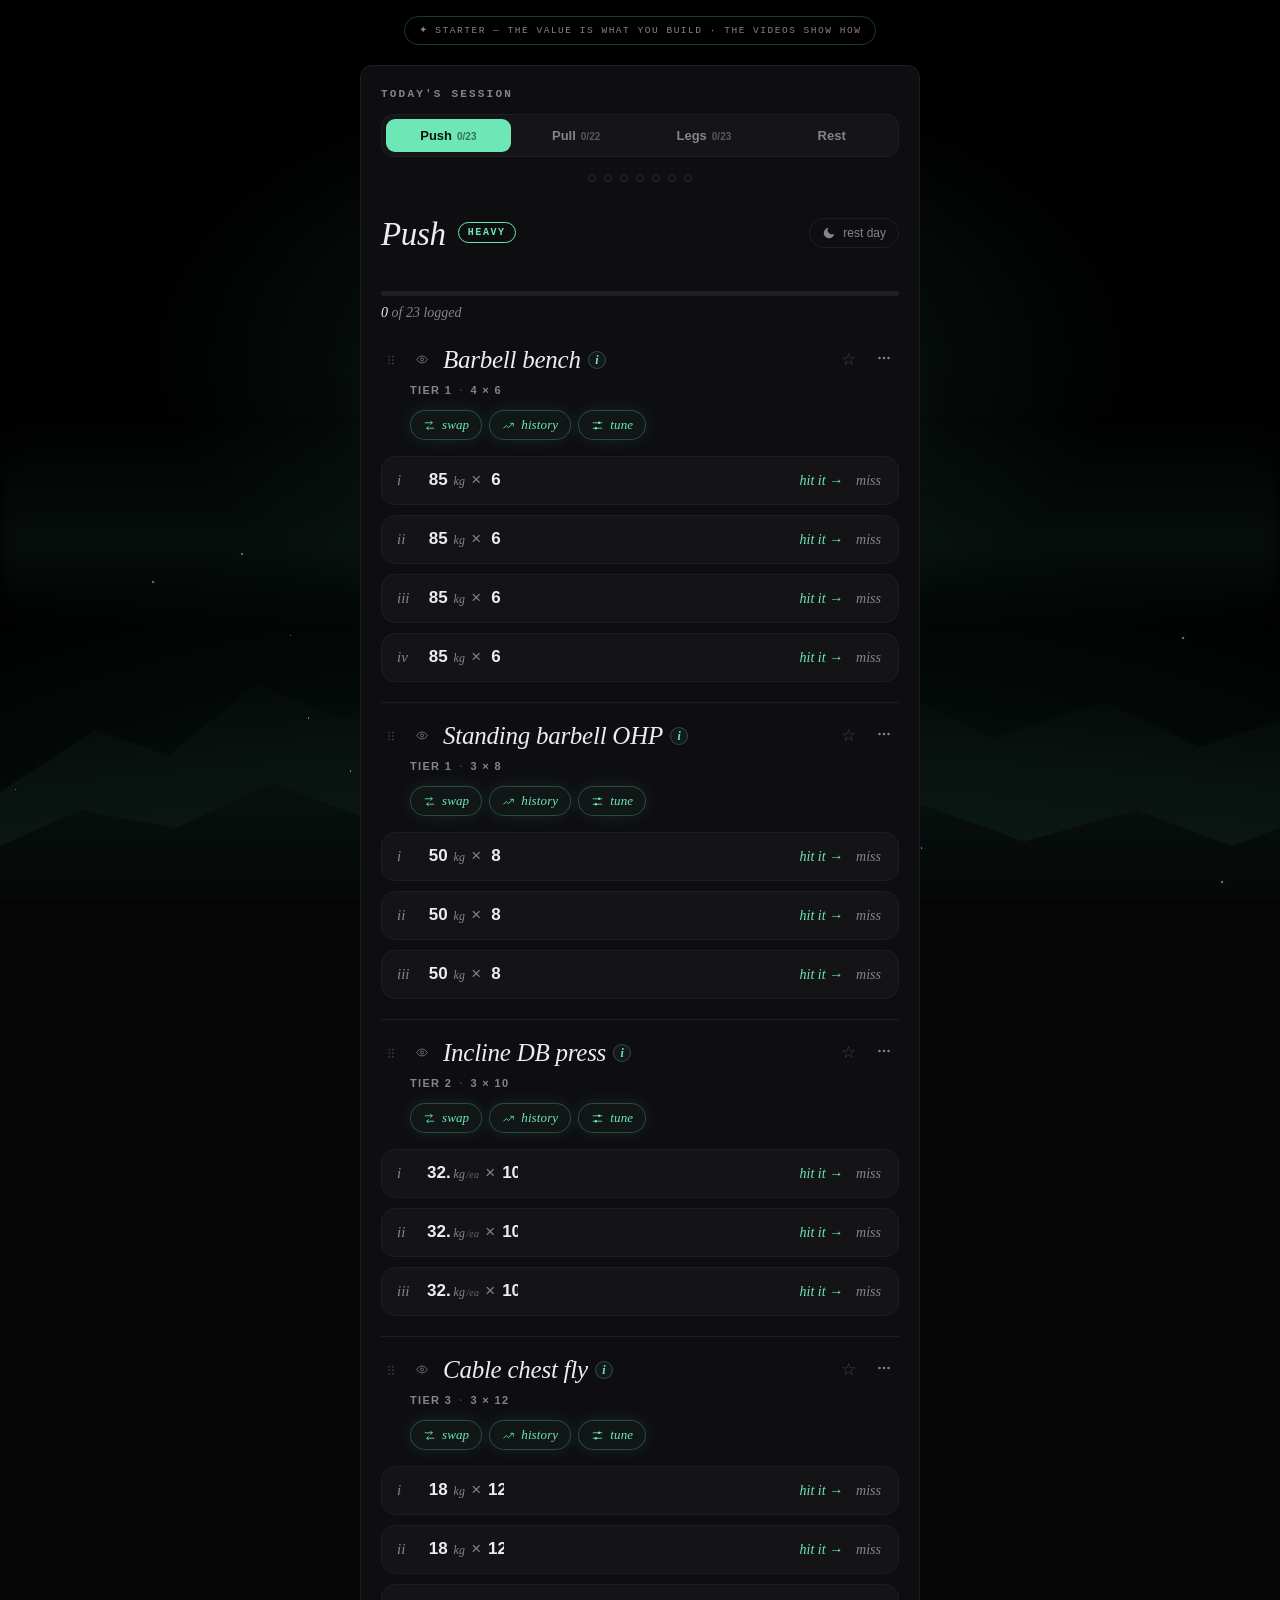
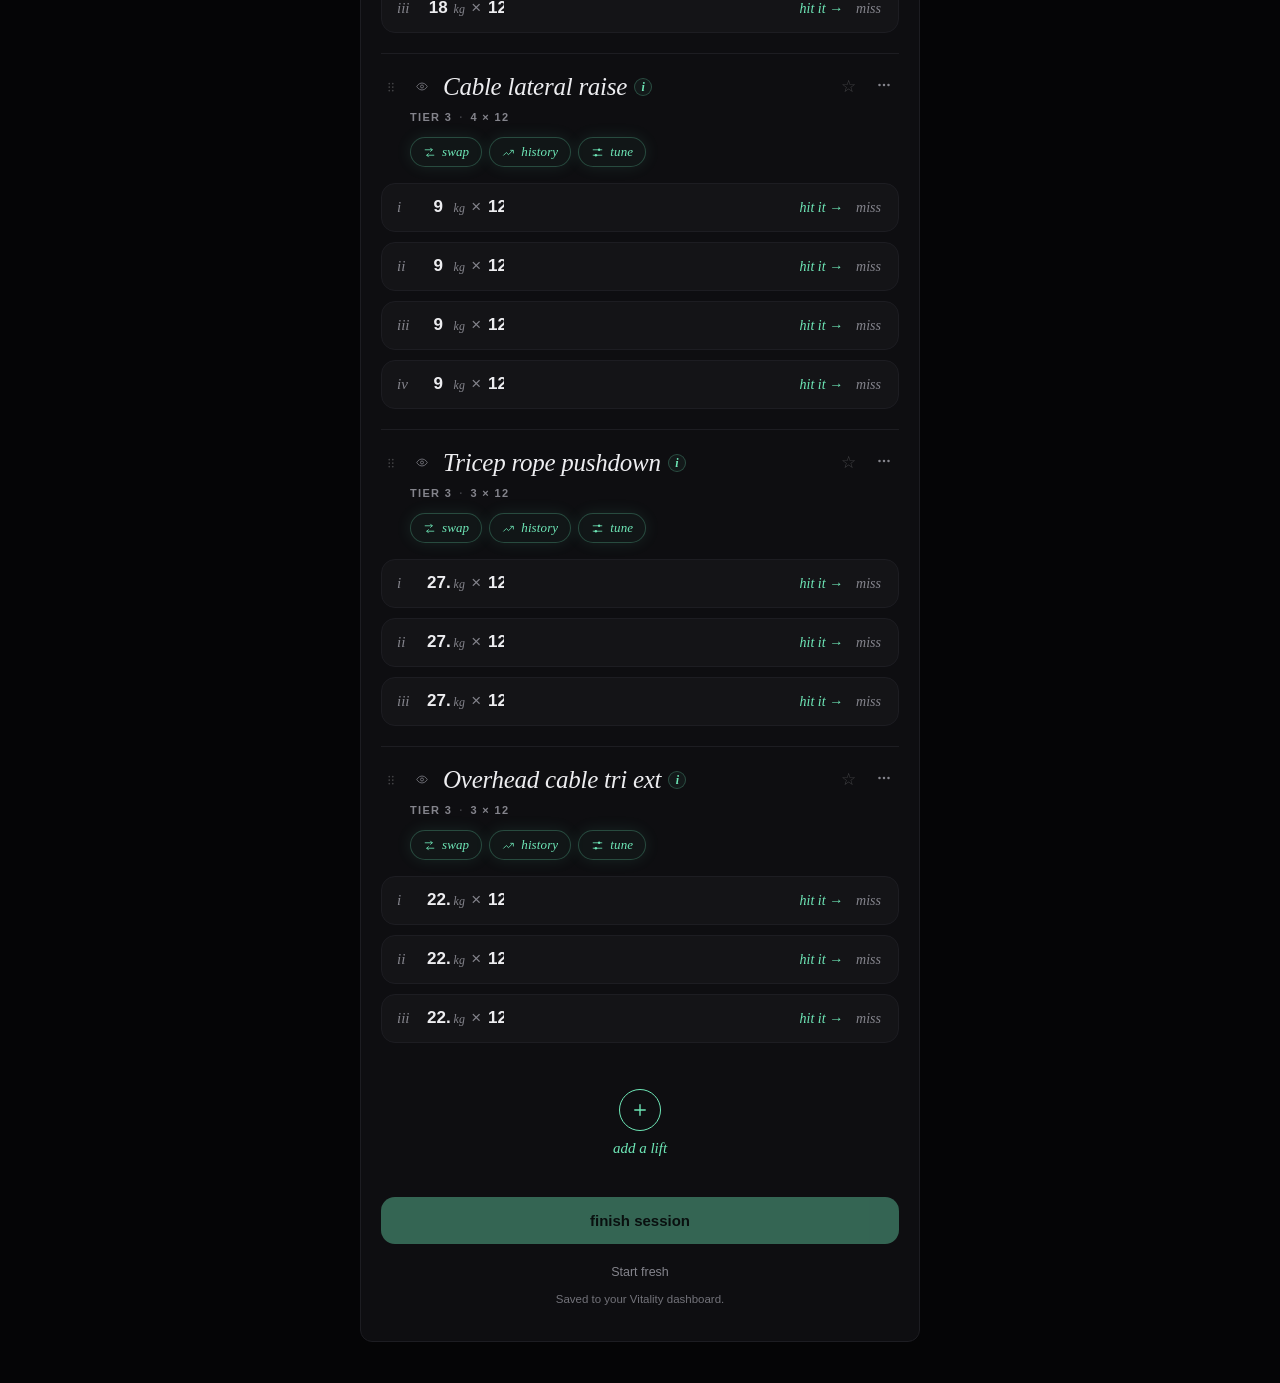
<file: tiles-library/train.html>
<!DOCTYPE html>
<html lang="en">
<head>
<meta charset="UTF-8" />
<meta name="viewport" content="width=device-width, initial-scale=1, viewport-fit=cover" />
<meta name="theme-color" content="#050506" />
<title>Train</title>

<style>
  /* ====================================================================
     Vitality workout logger — Push / Pull / Legs, fully self-contained.
     Extracted verbatim from the Logger Design Lab (chrome stripped).
     The whole Vitality look — fonts + mountains/glass/particles backdrop —
     is baked in below, so it renders with NO external file. Mint accent
     (#6EE7B7); amber (#f59e0b) ONLY for a PR / your best.
     ================================================================= */
  :root {
    /* Vitality tokens — reskin of the Patron logger */
    --bg:#050506; --surface:#0e0e11; --border:#1d1d22; --mint:#6EE7B7; --muted:#84848c; --fg:#ededf0;
    /* semantic accents kept (like fuel.html keeps --neg) — gold flags a PR, fail a miss */
    --gold:#f59e0b; --fail:#e06a6c; --ink:#04140d;
    /* logger-internal aliases mapped onto the Vitality tokens */
    --card:#0e0e11; --row:#141419; --line:#1d1d22; --hair:#2a2a31; --border-strong:#2a2a31;
    --mint-ic:#6EE7B7; --text:#ededf0; --muted-strong:#a8a8b0;
    /* system font stack only — no external fonts (from fuel.html) + a system serif for the italic display */
    --font-display:-apple-system,BlinkMacSystemFont,"Segoe UI",Inter,sans-serif;
    --font-mono:ui-monospace,SFMono-Regular,Menlo,"JetBrains Mono",monospace;
    --vt-sans:var(--font-display); --vt-mono:var(--font-mono); --vt-serif:Georgia,"Times New Roman",serif;
    --font-serif:Georgia,"Times New Roman",serif; --serif:Georgia,"Times New Roman",serif; --sans:var(--font-display);
    --spring: cubic-bezier(.34,1.56,.64,1); --ease: cubic-bezier(.2,.8,.2,1);
    --radius-lg:12px; --radius-pill:999px;
  }
  * { box-sizing: border-box; -webkit-tap-highlight-color: transparent; }
  ::selection { background: var(--mint); color: var(--ink); }
  html { background: var(--bg); }
  body { margin:0; min-height:100dvh; padding: max(16px, env(safe-area-inset-top)) 14px calc(40px + env(safe-area-inset-bottom)); display:flex; background:transparent; color:var(--text); font-family:var(--sans); -webkit-font-smoothing:antialiased; -moz-osx-font-smoothing:grayscale; }
  /* flex parent + margin:auto centers the sheet both ways when there's room,
     and still scrolls from the top (title never clipped) when it doesn't. */
  .shell { width: 100%; max-width: 640px; margin: auto; }

  /* ── inlined Vitality backdrop — mountains / glass atmosphere / particles,
        fully self-contained so it renders with NO external file ── */
  #vt-backdrop { position:fixed; inset:0; z-index:-1; pointer-events:none; overflow:hidden; background:var(--bg); }
  #vt-backdrop.lift { z-index:55; }
  #vt-backdrop .wb-atmosphere { position:absolute; inset:0; pointer-events:none; background:
    radial-gradient(60% 50% at 50% 40%, rgba(110,231,183,.18) 0%, rgba(110,231,183,.06) 32%, rgba(110,231,183,0) 66%),
    radial-gradient(34% 26% at 50% 44%, rgba(255,226,181,.08) 0%, rgba(255,226,181,0) 72%),
    radial-gradient(130% 90% at 50% 120%, rgba(14,38,30,.85) 0%, rgba(0,0,0,1) 72%); }
  #vt-backdrop .wb-mountains { position:absolute; left:0; right:0; bottom:0; height:42vh; min-height:240px; pointer-events:none; }
  #vt-backdrop .wb-mountains svg { width:100%; height:100%; display:block; }
  #vt-backdrop .wb-mist { position:absolute; left:0; right:0; bottom:30vh; height:24vh; pointer-events:none; background:linear-gradient(to top, rgba(0,0,0,0) 0%, rgba(110,231,183,.06) 40%, rgba(0,0,0,0) 100%); filter:blur(8px); }
  #vt-backdrop .wb-particles { position:absolute; inset:0; pointer-events:none; }
  #vt-backdrop .wb-particles span { position:absolute; width:1.5px; height:1.5px; background:rgba(233,239,233,.55); border-radius:50%; box-shadow:0 0 4px rgba(167,243,208,.35); animation:vtDrift linear infinite; }
  @keyframes vtDrift { 0%{transform:translate3d(0,0,0);opacity:0;} 8%{opacity:.7;} 92%{opacity:.5;} 100%{transform:translate3d(var(--dx,12px),var(--dy,-100vh),0);opacity:0;} }
  /* grain overlay removed to keep the tile free of any external/namespace URL */
  @media (prefers-reduced-motion:reduce) { #vt-backdrop .wb-particles span { animation:none; } }
  button { font-family: inherit; }
  .num, .val, .pillValue, .stat .v, .repDot, td .num, .axis-label { font-variant-numeric: tabular-nums; }

  /* ── the logger sheet ─────────────────────────────────────────────── */
  .sheet { position: relative; width: 100%; max-width: 560px; margin: 0 auto; background: var(--card); border: 1px solid var(--line); border-radius: var(--radius-lg); padding: 22px 20px 24px; backdrop-filter: blur(20px) saturate(1.2); -webkit-backdrop-filter: blur(20px) saturate(1.2); opacity: 0; transform: translateY(14px); animation: rise .6s var(--spring) forwards; }
  @keyframes rise { to { opacity: 1; transform: none; } }
  .eyebrow { font-family: var(--vt-mono); text-transform: uppercase; letter-spacing: .2em; font-size: 11px; font-weight: 600; color: var(--muted); }

  /* day tabs */
  .daytabs { display:flex; gap:3px; background: var(--row); border:1px solid var(--line); border-radius:12px; padding:4px; margin-top:14px; }
  .daytab { flex:1; background:none; border:none; color:var(--muted); font-family:var(--sans); font-size:13px; font-weight:600; padding:9px 6px; border-radius:9px; cursor:pointer; transition: color .2s, background .25s; }
  .daytab.on { background: var(--mint); color: var(--ink); }
  .daytab .tnum { font-variant-numeric: tabular-nums; opacity:.6; font-size:10px; margin-left:5px; }
  .daytab.on .tnum { opacity:.55; }

  /* dotted per-exercise progress for the active day */
  .daydots { display:flex; align-items:center; justify-content:center; flex-wrap:wrap; gap:8px; margin-top:16px; min-height:9px; }
  .daydots .dd { width:8px; height:8px; border-radius:50%; border:1.5px solid var(--hair); transition: background .3s, border-color .3s; }
  .daydots .dd.done { background: var(--mint); border-color: var(--mint); }
  .daydots .dd.pr { background: var(--gold); border-color: var(--gold); }
  .daydots .dd.miss { border-color: var(--fail); }

  /* day header */
  .dayhead { display:flex; align-items:flex-end; gap:12px; margin-top:14px; }
  .daytitle { font-family: var(--serif); font-style:italic; font-weight:500; font-size:33px; line-height:1; letter-spacing:-0.01em; }
  .daypill { font-family: var(--vt-mono); font-size:10px; font-weight:600; letter-spacing:.16em; text-transform:uppercase; padding:4px 9px; border-radius:999px; border:1px solid var(--mint); color:var(--mint); align-self:center; margin-bottom:4px; }
  .daypill.vol { border-color: var(--hair); color: var(--muted-strong); }
  .moonbtn { margin-left:auto; align-self:center; margin-bottom:3px; display:inline-flex; align-items:center; gap:7px; background:none; border:1px solid var(--line); color:var(--muted); border-radius:999px; padding:7px 12px; font-size:12px; font-weight:500; cursor:pointer; transition: color .18s, border-color .18s, background .18s; }
  .moonbtn:hover { color: var(--muted-strong); border-color: var(--hair); }
  .moonbtn.on { color: var(--mint); border-color: var(--mint); background: rgba(110,231,183,.06); }
  .moonbtn svg { width:14px; height:14px; fill: currentColor; }

  /* overall progress */
  .progress { margin-top:18px; }
  .ptrack { height:5px; border-radius:999px; background: rgba(255,255,255,.07); overflow:hidden; }
  .pfill { height:100%; border-radius:999px; background: linear-gradient(90deg,#3ddc97,#a7f3d0); transition: width .5s var(--ease); }
  .plabel { font-family: var(--serif); font-style:italic; font-size:14px; color: var(--muted); margin-top:9px; }
  .plabel b { color: var(--text); font-weight:500; }

  /* exercises */
  .exwrap { margin-top:6px; }
  .ex { padding: 18px 0 20px; position:relative; transition: opacity .2s; }
  .ex + .ex { border-top: 1px solid var(--line); }
  .ex.drag-ghost { opacity:.4; }
  .ex.celebrate::before { content:""; position:absolute; inset:-6px -2px; border-radius:16px; pointer-events:none; z-index:0; animation: exGlow 1.6s var(--ease) forwards; }
  .ex.celebrate::after { content:""; position:absolute; inset:-6px -2px; border-radius:16px; border:1.5px solid rgba(245,158,11,.7); pointer-events:none; z-index:0; animation: exRing 1.6s var(--ease) forwards; }
  @keyframes exGlow { 0%{box-shadow:0 0 0 0 rgba(245,158,11,0);} 22%{box-shadow:0 0 56px -4px rgba(245,158,11,.5);} 100%{box-shadow:0 0 0 0 rgba(245,158,11,0);} }
  @keyframes exRing { 0%{opacity:0;transform:scale(.99);} 18%{opacity:1;transform:scale(1);} 100%{opacity:0;transform:scale(1.01);} }
  .ex > * { position:relative; z-index:1; }

  .exHead { display:flex; align-items:center; gap:9px; }
  .grip { flex:none; width:20px; height:26px; display:grid; place-items:center; color: rgba(255,255,255,.22); cursor:grab; touch-action:none; background:none; border:none; padding:0; }
  .grip:hover { color: var(--muted); }
  .grip.dragging { cursor:grabbing; }
  .grip svg { width:14px; height:14px; fill: currentColor; }
  .exEye { flex:none; display:inline-flex; align-items:center; justify-content:center; background:none; border:none; cursor:pointer; color: var(--muted); width:24px; height:24px; transition: color .15s; }
  .exEye:hover { color: var(--mint); }
  .exEye svg { width:21px; height:21px; stroke: currentColor; fill:none; stroke-width:1.5; }
  .exName { font-family: var(--serif); font-style:italic; font-weight:400; font-size:25px; line-height:1.05; letter-spacing:-0.01em; color: var(--text); flex:1; min-width:0; border:none; background:none; text-align:left; cursor:pointer; padding:0; display:inline-flex; align-items:baseline; gap:7px; word-break:break-word; }
  .exName:hover .nameTxt { text-decoration: underline; text-decoration-color: rgba(110,231,183,.5); text-underline-offset:3px; }
  .exInfo { display:inline-flex; align-items:center; justify-content:center; width:18px; height:18px; font-family: var(--serif); font-style:italic; font-size:12px; font-weight:600; color: var(--mint); background: rgba(110,231,183,.05); border:1px solid rgba(110,231,183,.25); border-radius:50%; line-height:1; align-self:center; flex:none; }
  .pinBtn { flex:none; background:none; border:none; cursor:pointer; color: rgba(255,255,255,.22); font-size:17px; line-height:1; padding:4px; transition: color .15s, transform .15s var(--spring); }
  .pinBtn:hover { color: var(--muted); } .pinBtn:active { transform: scale(.85); }
  .pinBtn.on { color: var(--mint); }
  .menuBtn { flex:none; background:none; border:none; cursor:pointer; color: var(--muted); padding:4px 6px; border-radius:8px; transition: color .15s, background .15s; }
  .menuBtn:hover { color: var(--text); background: rgba(255,255,255,.05); }
  .menuBtn svg { width:18px; height:18px; fill: currentColor; }

  .exMeta { font-size:11px; font-weight:600; color: var(--muted); letter-spacing:.12em; text-transform:uppercase; display:flex; align-items:center; gap:7px; flex-wrap:wrap; padding-left:29px; margin-top:10px; }
  .metaSep { opacity:.4; }
  .exNote { padding-left:29px; margin-top:9px; font-size:13px; color: var(--muted-strong); font-style:italic; display:flex; gap:7px; align-items:baseline; }
  .exNote .ndot { color: var(--mint); }
  .deloadTag { color: var(--muted-strong); border:1px solid var(--hair); border-radius:4px; padding:1px 6px; font-size:9px; letter-spacing:.12em; }

  .exActions { display:flex; align-items:center; flex-wrap:wrap; gap:7px; padding-left:29px; margin-top:14px; }
  .actionPill { display:inline-flex; align-items:center; gap:6px; padding:6px 12px; font-size:12px; color: var(--mint); background: rgba(110,231,183,.04); border:1px solid rgba(110,231,183,.25); border-radius: var(--radius-pill); cursor:pointer; white-space:nowrap; box-shadow: 0 0 16px rgba(110,231,183,.10); transition: color .15s, border-color .15s, background .15s, box-shadow .48s var(--ease), transform .15s var(--spring); }
  .actionPill:hover { color: #fff; border-color: var(--mint); background: rgba(110,231,183,.12); box-shadow: 0 0 22px rgba(110,231,183,.20); transform: translateY(-1px); }
  .actionPill:active { transform: scale(.96); }
  .actionPill svg { width:13px; height:13px; stroke: currentColor; fill:none; stroke-width:1.5; stroke-linecap:round; stroke-linejoin:round; }
  .actionPill .pl { font-family: var(--serif); font-style:italic; letter-spacing:.01em; font-size:13px; }

  /* set pills */
  .pills { display:flex; flex-direction:column; gap:10px; width:100%; margin-top:16px; }
  .pill { display:flex; align-items:center; gap:11px; padding:13px 15px; border-radius:14px; border:1px solid var(--line); background: rgba(255,255,255,.022); position:relative; overflow:hidden; transition: background .48s var(--ease), border-color .48s var(--ease), box-shadow .48s var(--ease), color .48s var(--ease); }
  .pill.tappable { cursor:pointer; }
  .pillIdx { font-family: var(--serif); font-style:italic; font-size:15px; color: var(--muted); width:18px; flex:none; }
  .pillValue { font-size:17px; letter-spacing:-0.01em; font-weight:500; display:inline-flex; align-items:baseline; }
  .pillTimes { color: var(--muted); margin:0 6px; font-weight:400; }
  .pillUnit { color: var(--muted); font-family: var(--serif); font-style:italic; font-size:.7em; margin-left:3px; letter-spacing:.02em; font-variant-numeric:normal; }
  .pillPerHand { margin-left:1px; font-size:.85em; opacity:.7; }
  .pillInput { background:transparent; border:none; outline:none; color:inherit; font:inherit; font-weight:600; font-variant-numeric: tabular-nums; text-align:center; -moz-appearance:textfield; appearance:textfield; min-width:1.7ch; width:2.6ch; padding:0 1px; border-bottom:1px solid transparent; transition: border-color .15s, color .15s; }
  .pillInput.r { width:1.9ch; }
  .pillInput::-webkit-outer-spin-button, .pillInput::-webkit-inner-spin-button { -webkit-appearance:none; margin:0; }
  .pill:hover .pillInput { border-bottom-color: rgba(110,231,183,.22); }
  .pillInput:focus { color: var(--mint); border-bottom-color: var(--mint); }
  .pillSpacer { flex:1; }
  .pillActions { display:inline-flex; align-items:center; gap:9px; }
  .pillHit { background:none; border:none; font-family: var(--serif); font-style:italic; font-size:14px; color: var(--mint); cursor:pointer; white-space:nowrap; padding:2px; transition: color .15s; }
  .pillMiss { background:none; border:none; font-family: var(--serif); font-style:italic; font-size:14px; color: var(--muted); cursor:pointer; padding:2px; transition: color .15s; }
  .pillMiss:hover { color: var(--fail); }
  .pillStatus { font-family: var(--serif); font-style:italic; font-size:14px; cursor:default; }
  .pillPr { font-style:italic; color: var(--gold); }
  .pillReset { background:none; border:none; cursor:pointer; padding:6px; border-radius:50%; display:inline-flex; align-items:center; justify-content:center; color:currentColor; opacity:.55; transition: opacity .15s, background .15s; }
  .pillReset svg { width:13px; height:13px; stroke:currentColor; fill:none; stroke-width:1.5; stroke-linecap:round; stroke-linejoin:round; }
  .pillReset:hover { opacity:1; background: rgba(0,0,0,.12); }
  .pill.done { background: var(--mint); border-color: var(--mint); color:#000; box-shadow: 0 0 22px rgba(110,231,183,.28); }
  .pill.done .pillIdx, .pill.done .pillTimes, .pill.done .pillUnit { color: rgba(0,0,0,.5); }
  .pill.done .pillInput { color:#000; }
  .pill.done .pillHit, .pill.done .pillStatus { color:#000; font-weight:600; }
  .pill.done .pillStatus .sub { color: rgba(0,0,0,.55); font-weight:500; }
  .pill.failed { background: rgba(224,106,108,.12); border-color: var(--fail); color: var(--text); }
  .pill.failed .pillIdx, .pill.failed .pillStatus { color: var(--fail); }
  .pill.failed .pillValue { text-decoration: line-through; color: var(--muted-strong); }
  .pill.shimmer::after { content:""; position:absolute; inset:0; pointer-events:none; background: linear-gradient(110deg, transparent 30%, rgba(255,255,255,.5) 50%, transparent 70%); transform: translateX(-120%); animation: pillShimmer .8s var(--ease); }
  @keyframes pillShimmer { to { transform: translateX(120%); } }

  /* collapsed card */
  .ex.collapsed .exMeta, .ex.collapsed .exActions, .ex.collapsed .pills, .ex.collapsed .exNote, .ex.collapsed .restSlot { display:none; }
  .ex.collapsed .collapsedNote { display:flex; }
  .collapsedNote { display:none; padding-left:29px; margin-top:8px; font-size:12px; color: var(--muted); font-style:italic; }

  /* rest timer */
  .restSlot:empty { display:none; }
  .restbar { display:flex; align-items:center; justify-content:center; gap:13px; margin-top:16px; margin-left:29px; padding:9px 13px; border:1px solid var(--mint); border-radius:999px; background: rgba(110,231,183,.06); }
  .restbar.over { border-color: var(--gold); }
  .restStep { background:none; border:1px solid var(--hair); color: var(--text); border-radius:999px; padding:5px 11px; cursor:pointer; font-size:12px; font-variant-numeric: tabular-nums; transition: border-color .15s; }
  .restStep:hover { border-color: var(--mint); }
  .restMid { text-align:center; min-width:108px; }
  .restTime { font-family: var(--serif); font-style:italic; font-size:20px; color: var(--mint); font-variant-numeric: tabular-nums; }
  .restbar.over .restTime { color: var(--gold); }
  .restLabel { font-family: var(--vt-mono); font-size:9px; letter-spacing:.14em; text-transform:uppercase; color: var(--muted); margin-top:1px; }
  .restX { background:none; border:none; color: var(--muted); cursor:pointer; font-size:18px; line-height:1; padding:2px 5px; }
  .restX:hover { color: var(--text); }

  /* add a lift + rest-day panel */
  .addLift { display:flex; flex-direction:column; align-items:center; gap:9px; margin:8px auto 0; background:none; border:none; cursor:pointer; padding:18px; width:100%; }
  .addLiftRing { width:42px; height:42px; border-radius:50%; border:1px solid var(--mint); display:grid; place-items:center; color: var(--mint); transition: background .2s, transform .15s var(--spring); }
  .addLift:hover .addLiftRing { background: rgba(110,231,183,.08); }
  .addLift:active .addLiftRing { transform: scale(.92); }
  .addLiftRing svg { width:18px; height:18px; stroke: currentColor; fill:none; stroke-width:1.8; stroke-linecap:round; }
  .addLiftLabel { font-family: var(--serif); font-style:italic; font-size:15px; color: var(--mint); }

  .restPanel { text-align:center; padding:38px 16px 30px; }
  .restPanel .moon { width:46px; height:46px; margin:0 auto; color: var(--muted); }
  .restPanel .moon svg { width:100%; height:100%; fill: currentColor; }
  .restPanel h3 { font-family: var(--serif); font-style:italic; font-weight:500; font-size:26px; margin:14px 0 0; }
  .restPanel p { font-size:14px; line-height:1.6; color: var(--muted-strong); max-width:340px; margin:12px auto 0; }
  .restPanel .undo { margin-top:18px; background:none; border:none; color: var(--mint); font-family: var(--serif); font-style:italic; font-size:14px; cursor:pointer; }

  /* finish footer */
  .finishRow { margin-top:22px; }
  .finishBtn { width:100%; border:none; border-radius:14px; padding:15px; font-family: var(--sans); font-size:15px; font-weight:600; cursor:pointer; background: var(--mint); color: var(--ink); transition: transform .18s var(--spring), opacity .2s; }
  .finishBtn:active { transform: scale(.99); }
  .finishBtn:disabled { opacity:.4; cursor:default; }
  .finishBtn.locked { background: rgba(110,231,183,.12); color: var(--mint); border:1px solid var(--mint); }
  .freshbtn { display:block; margin: 13px auto 0; background:none; border:none; color: var(--muted); font-family: var(--sans); font-size:12.5px; font-weight:500; cursor:pointer; padding:8px 12px; border-radius:9px; transition: color .18s; }
  .freshbtn:hover { color: var(--text); } .freshbtn.arm { color: var(--fail); font-weight:600; }
  .store-note { text-align:center; color: var(--muted); font-size:11.5px; font-weight:500; margin-top:6px; opacity:.85; }

  /* ── popups (history / form / swap / tune / overflow menu) ─────────── */
  .scrim { position:fixed; inset:0; z-index:60; display:flex; align-items:flex-start; justify-content:center; padding: max(20px, env(safe-area-inset-top)) 14px 40px; overflow-y:auto; background: rgba(0,0,0,.28); opacity:0; animation: scrimIn .18s var(--ease) forwards; }
  @keyframes scrimIn { to { opacity:1; } }
  .pop { width:100%; max-width:520px; margin:auto; background: var(--card); border:1px solid var(--line); border-radius: var(--radius-lg); padding:24px 22px 26px; position:relative; backdrop-filter: blur(20px) saturate(1.2); -webkit-backdrop-filter: blur(20px) saturate(1.2); box-shadow:0 30px 80px rgba(0,0,0,.55); opacity:0; transform: translateY(12px) scale(.985); animation: popIn .42s var(--spring) forwards; }
  @keyframes popIn { to { opacity:1; transform:none; } }
  .popHead { display:flex; align-items:flex-start; justify-content:space-between; gap:12px; }
  .popTitle { font-family: var(--serif); font-style:italic; font-size:28px; font-weight:500; line-height:1.05; letter-spacing:-0.01em; margin-top:6px; }
  .popX { background:none; border:none; color: var(--muted); cursor:pointer; padding:4px; flex:none; }
  .popX svg { width:22px; height:22px; fill:none; stroke:currentColor; stroke-width:1.6; stroke-linecap:round; }
  .popX:hover { color: var(--text); }

  /* history popup (the /overload tracker) */
  .range { display:flex; gap:3px; justify-content:center; background: var(--row); border:1px solid var(--line); border-radius:12px; padding:4px; margin:20px auto 0; width:fit-content; }
  .range button { background:none; border:none; color: var(--muted); font-family: var(--sans); font-size:13px; font-weight:600; padding:8px 14px; border-radius:9px; cursor:pointer; transition: color .2s, background .25s; }
  .range button.on { background: var(--mint); color: var(--ink); }
  .chart-card { margin-top:18px; border:1px solid var(--line); border-radius: var(--radius-lg); padding:18px 16px 14px; }
  .plot { position:relative; width:100%; aspect-ratio: 600/240; }
  .plot svg { width:100%; height:100%; display:block; overflow:visible; }
  .grid { stroke: var(--line); stroke-width:1; }
  .axis-label, .xlab { fill: var(--muted); font-family: var(--sans); font-size:11px; }
  .xlab.best { fill: var(--mint); font-weight:500; }
  .area { fill: url(#fill); }
  .line { fill:none; stroke: var(--mint); stroke-width:2.5; stroke-linecap:round; stroke-linejoin:round; }
  .dot { fill: var(--mint); stroke: var(--card); stroke-width:3; }
  .dot.best { fill: var(--gold); }
  .dot.off { fill: var(--muted); }
  .delta-cap { text-align:center; font-family: var(--serif); font-style:italic; font-size:14px; color: var(--mint); margin-top:8px; }
  .delta-cap .mu { color: var(--muted); }
  .stats { display:flex; margin-top:20px; padding-top:18px; border-top:1px solid var(--line); }
  .stat { flex:1; text-align:center; }
  .stat .k { font-size:11px; letter-spacing:.14em; text-transform:uppercase; color: var(--muted); font-weight:600; }
  .stat .v { font-family: var(--serif); font-style:italic; font-size:23px; font-weight:500; margin-top:8px; }
  .stat .v.up { color: var(--mint); } .stat .v.gold { color: var(--gold); }
  table.hist { width:100%; border-collapse:collapse; margin-top:22px; }
  table.hist th { font-size:10px; letter-spacing:.14em; text-transform:uppercase; color: var(--muted); font-weight:600; padding:0 0 13px; text-align:right; }
  table.hist th:first-child { text-align:left; }
  table.hist td { font-size:14px; font-weight:500; padding:12px 0; text-align:right; border-top:1px solid var(--line); }
  table.hist td:first-child { text-align:left; color: var(--muted); font-family: var(--serif); font-style:italic; }
  table.hist td .num { font-weight:700; } table.hist td .u { font-size:11px; color: var(--muted); font-weight:500; }
  table.hist td.prog { color: var(--mint); } table.hist td.prog.first { color: var(--muted); }
  .best-w { color: var(--gold); display:inline-flex; align-items:center; gap:5px; justify-content:flex-end; }
  .best-w svg { width:12px; height:12px; fill: var(--gold); }
  .emptyHist { text-align:center; color: var(--muted); font-style:italic; padding:34px 0; font-family: var(--serif); font-size:15px; }

  /* form popup */
  .formMuscles { display:flex; align-items:center; gap:8px; flex-wrap:wrap; margin-top:16px; font-family: var(--vt-mono); font-size:11px; letter-spacing:.08em; text-transform:uppercase; }
  .formMuscles .primary { color: var(--mint); } .formMuscles .secondary { color: var(--muted-strong); }
  .formEquip { font-family: var(--vt-mono); font-size:11px; letter-spacing:.1em; text-transform:uppercase; color: var(--muted); margin-top:7px; }
  .formGist { font-size:18px; font-weight:600; line-height:1.4; margin:18px 0 0; }
  .formSteps { display:flex; flex-direction:column; gap:13px; margin-top:18px; }
  .formStep { display:flex; gap:15px; align-items:baseline; }
  .formStep .n { font-family: var(--serif); font-style:italic; color: var(--mint); width:22px; flex:none; }
  .formStep .t { font-size:15px; font-weight:500; line-height:1.45; }
  .formCues { display:flex; gap:9px; flex-wrap:wrap; margin-top:20px; }
  .cuePill { border:1px solid var(--hair); border-radius:999px; padding:8px 15px; color: var(--muted-strong); font-size:13.5px; }

  /* swap popup */
  .secLbl { font-family: var(--vt-mono); font-size:10px; letter-spacing:.16em; text-transform:uppercase; color: var(--muted); margin:20px 0 10px; }
  .swapList { display:flex; flex-direction:column; gap:8px; }
  .swapItem { display:flex; align-items:center; gap:12px; padding:13px 14px; border:1px solid var(--line); border-radius:13px; background:none; cursor:pointer; text-align:left; transition: border-color .15s, background .15s; width:100%; color:inherit; }
  .swapItem:hover { border-color: var(--mint); background: rgba(110,231,183,.05); }
  .swapItem .nm { font-family: var(--serif); font-style:italic; font-size:17px; }
  .swapItem .mu { font-family: var(--vt-mono); font-size:10px; letter-spacing:.1em; text-transform:uppercase; color: var(--muted); margin-top:3px; }
  .swapItem .arr { margin-left:auto; color: var(--muted); } .swapItem:hover .arr { color: var(--mint); }
  .swapItem .arr svg { width:16px; height:16px; fill:none; stroke:currentColor; stroke-width:1.6; stroke-linecap:round; stroke-linejoin:round; }
  .searchRow { display:flex; align-items:center; gap:10px; border:1px solid var(--hair); border-radius:12px; padding:11px 13px; }
  .searchRow svg { width:16px; height:16px; fill:none; stroke: var(--muted); stroke-width:1.6; flex:none; }
  .searchRow input { flex:1; background:none; border:none; outline:none; color: var(--text); font:inherit; font-size:15px; }

  /* tune popup */
  .field { display:flex; align-items:center; justify-content:space-between; padding:16px 0; border-bottom:1px solid var(--line); }
  .field:last-of-type { border-bottom:none; }
  .field .lbl { color: var(--muted-strong); font-size:14px; font-weight:500; display:flex; align-items:center; gap:10px; }
  .field .lbl svg { width:18px; height:18px; fill:none; stroke: var(--muted); stroke-width:1.5; }
  .stepper { display:flex; align-items:center; gap:14px; }
  .step { width:36px; height:36px; border-radius:10px; border:1px solid var(--hair); background: var(--bg); color: var(--text); font-size:21px; line-height:1; cursor:pointer; display:flex; align-items:center; justify-content:center; transition: transform .18s var(--spring), border-color .2s; }
  .step:hover { border-color: var(--mint); } .step:active { transform: scale(.9); } .step.minus { color: var(--muted); }
  .stepVal { min-width:58px; text-align:center; font-family: var(--serif); font-style:italic; font-size:22px; font-variant-numeric: tabular-nums; }
  .wInput { font-family: var(--serif); font-style:italic; font-size:22px; width:90px; text-align:right; background:none; border:none; color:inherit; border-bottom:1px solid transparent; -moz-appearance:textfield; appearance:textfield; }
  .wInput:focus { outline:none; border-bottom-color: var(--mint); color: var(--mint); }
  .wInput::-webkit-outer-spin-button, .wInput::-webkit-inner-spin-button { -webkit-appearance:none; margin:0; }
  .wUnit { color: var(--muted); font-size:15px; margin-left:6px; }
  .popBtns { display:flex; gap:10px; margin-top:24px; }
  .pbtn { flex:1; border:none; border-radius:12px; padding:13px; font-family: var(--sans); font-size:14.5px; font-weight:600; cursor:pointer; transition: transform .18s var(--spring); }
  .pbtn:active { transform: scale(.98); }
  .pbtn.save { background: var(--mint); color: var(--ink); }
  .pbtn.ghost { background:none; border:1px solid var(--hair); color: var(--muted); }
  .pbtn.ghost:hover { color: var(--text); border-color: var(--muted); }
  .pbtn.danger { background: rgba(224,106,108,.12); border:1px solid var(--fail); color: #e88a8c; }

  /* overflow menu */
  .menuPop { position:absolute; z-index:70; min-width:180px; background: var(--bg); border:1px solid var(--hair); border-radius:13px; padding:6px; box-shadow:0 18px 50px rgba(0,0,0,.6); opacity:0; transform: translateY(-6px) scale(.97); animation: popIn .22s var(--spring) forwards; }
  .menuPop button { display:flex; align-items:center; gap:11px; width:100%; background:none; border:none; color: var(--text); font:inherit; font-size:14px; padding:11px 12px; border-radius:9px; cursor:pointer; text-align:left; transition: background .14s; }
  .menuPop button:hover { background: rgba(255,255,255,.05); }
  .menuPop button.danger { color: #e88a8c; }
  .menuPop button svg { width:16px; height:16px; fill:none; stroke:currentColor; stroke-width:1.6; stroke-linecap:round; stroke-linejoin:round; flex:none; }
  .menuPop .sep { height:1px; background: var(--line); margin:4px 2px; }

  /* note editor inline */
  .noteEdit { padding-left:29px; margin-top:12px; display:flex; gap:8px; }
  .noteEdit input { flex:1; background: var(--bg); border:1px solid var(--hair); border-radius:10px; color: var(--text); font:inherit; font-size:14px; padding:9px 11px; }
  .noteEdit input:focus { outline:none; border-color: var(--mint); }
  .noteEdit button { background: var(--mint); color: var(--ink); border:none; border-radius:10px; padding:0 16px; font-weight:600; cursor:pointer; }

  .celebrate { position: fixed; inset:0; z-index:80; display:flex; align-items:center; justify-content:center; background: rgba(0,0,0,.74); opacity:0; pointer-events:none; transition: opacity .3s; padding:24px; }
  .celebrate.on { opacity:1; pointer-events:auto; }
  .celebrate .burst { text-align:center; max-width:360px; transform: scale(.7); transition: transform .5s var(--spring); }
  .celebrate.on .burst { transform: scale(1); }
  .celebrate .bstar { width:74px; height:74px; margin:0 auto; }
  .celebrate .bstar svg { width:100%; height:100%; fill: var(--gold); filter: drop-shadow(0 0 22px rgba(245,158,11,.5)); }
  .celebrate .ch1 { font-family: var(--serif); font-style:italic; font-size:28px; font-weight:500; margin-top:16px; color: var(--gold); }
  .celebrate .ch2 { font-size:15px; font-weight:500; margin-top:10px; line-height:1.55; }
  .celebrate .ch2 .goal { color: var(--gold); font-weight:600; }
  .celebrate .tap { color: var(--muted); font-size:12.5px; margin-top:20px; }

  @media (max-width:480px) {
    .daytitle { font-size:28px; } .popTitle { font-size:24px; }
    .exName { font-size:22px; }
    .pill { gap:8px; padding:12px 13px; } .pillValue { font-size:16px; }
    .moonbtn span { display:none; }
  }
  @media (prefers-reduced-motion: reduce) { .pill.shimmer::after, .ex.celebrate::before, .ex.celebrate::after { display:none; } *, .sheet, .pop, .scrim, .menuPop { animation-duration:0.01ms !important; transition-duration:0.01ms !important; } }
  .starterTag{width:max-content;max-width:92%;margin:0 auto 20px;padding:6px 14px;border:1px solid rgba(110,231,183,.25);border-radius:999px;font-family:ui-monospace,SFMono-Regular,Menlo,monospace;font-size:9.5px;letter-spacing:.16em;text-transform:uppercase;color:#84848c;text-align:center}
  .starterTag,.starterTag *{line-height:1.6}
</style>
</head>
<body>
<div id="vt-backdrop" aria-hidden="true">
  <div class="wb-atmosphere"></div>
  <div class="wb-mountains"><svg viewBox="0 0 1600 420" preserveAspectRatio="none"><defs><linearGradient id="vt-mt-far" x1="0" y1="0" x2="0" y2="1"><stop offset="0%" stop-color="#0d1a17" stop-opacity="0"/><stop offset="55%" stop-color="#0d1a17" stop-opacity=".55"/><stop offset="100%" stop-color="#0d1a17" stop-opacity=".95"/></linearGradient><linearGradient id="vt-mt-near" x1="0" y1="0" x2="0" y2="1"><stop offset="0%" stop-color="#050a09" stop-opacity=".4"/><stop offset="60%" stop-color="#050a09" stop-opacity=".95"/><stop offset="100%" stop-color="#050a09" stop-opacity="1"/></linearGradient></defs><path d="M0,300 L120,230 L210,260 L320,180 L430,220 L560,150 L680,210 L820,170 L960,220 L1100,180 L1240,240 L1380,200 L1500,250 L1600,220 L1600,420 L0,420 Z" fill="url(#vt-mt-far)"/><path d="M0,360 L100,320 L220,340 L340,290 L460,330 L590,300 L720,340 L860,310 L1000,350 L1140,310 L1280,355 L1420,320 L1540,360 L1600,340 L1600,420 L0,420 Z" fill="url(#vt-mt-near)"/></svg></div>
  <div class="wb-mist"></div>
  <div class="wb-particles"></div>
</div>

<div class="shell">
<div class="starterTag">✦ starter — the value is what you build · the videos show how</div>
  <div class="sheet" id="sheet">
    <div class="eyebrow">Today's session</div>
    <div class="daytabs" id="daytabs"></div>
    <div class="daydots" id="daydots"></div>
    <div class="dayhead">
      <h1 class="daytitle" id="daytitle">Push</h1>
      <span class="daypill" id="daypill">Heavy</span>
      <button class="moonbtn" id="moonbtn" title="Mark the whole day a rest day"><svg viewBox="0 0 24 24"><path d="M21 12.8A9 9 0 1 1 11.2 3a7 7 0 0 0 9.8 9.8z"/></svg><span>rest day</span></button>
    </div>
    <div class="progress" id="progress"><div class="ptrack"><div class="pfill" id="pfill"></div></div><div class="plabel" id="plabel"></div></div>
    <div class="exwrap" id="exwrap"></div>
    <div class="finishRow"><button class="finishBtn" id="finishBtn">finish session</button></div>
    <button class="freshbtn" id="freshbtn">Start fresh</button>
    <p class="store-note">Saved to your Vitality dashboard.</p>
  </div>
</div>

<div id="popRoot"></div>
<div class="celebrate" id="celebrate">
  <div class="burst">
    <div class="bstar"><svg viewBox="0 0 24 24"><path d="M12 2l2.9 6.1 6.6 .9-4.8 4.6 1.2 6.6L12 18.5 6.1 20.8l1.2-6.6L2.5 9.6l6.6-.9z"/></svg></div>
    <div class="ch1">New best</div>
    <div class="ch2" id="ch2"></div>
    <div class="tap">tap to close</div>
  </div>
</div>
<script>
/* ====================================================================
   THE LOGGER. (Verbatim from the Logger Design Lab.)
   Push / Pull / Legs program + per-set logging, fully self-contained.
   ================================================================= */

/* ---- date helpers (local time, never toISOString) ------------------ */
const DAY = 86400000;
const pad = n => String(n).padStart(2,'0');
const ymd = d => d.getFullYear()+'-'+pad(d.getMonth()+1)+'-'+pad(d.getDate());
function getLocalDateKey(d=new Date()){ return ymd(d); }
const today = getLocalDateKey();
function dayKeyAgo(n){ const d=new Date(); d.setDate(d.getDate()-n); return ymd(d); }
function fmtDate(k){ const [y,m,d]=k.split('-').map(Number); return new Date(y,m-1,d).toLocaleDateString('en-US',{month:'short',day:'numeric'}); }
function daysAgo(k){ const [y,m,d]=k.split('-').map(Number); const t=new Date(); t.setHours(0,0,0,0); return Math.round((t-new Date(y,m-1,d))/DAY); }
const r1 = n => Math.round(n*10)/10;
const ROMAN = ['i','ii','iii','iv','v','vi','vii','viii','ix','x'];
function mmss(s){ return Math.floor(s/60)+':'+pad(s%60); }
const TIER_LABEL = { 1:'tier 1', 2:'tier 2', 3:'tier 3', ab:'abs' };

/* ---- the program: Luke's real Push / Pull / Legs split ------------- */
/* Structure (which lifts, tier, target sets x reps) is real. The kg are a
   realistic starting prescription; a real user retunes them.            */
const PROGRAM = {
  push: { name:'Push', type:'Heavy', exercises:[
    { id:'bench_bb',        name:'Barbell bench',        tier:1, sets:4, reps:6,  kg:85,   rest:180 },
    { id:'standing_ohp',    name:'Standing barbell OHP', tier:1, sets:3, reps:8,  kg:50,   rest:150 },
    { id:'incl_db_press',   name:'Incline DB press',     tier:2, sets:3, reps:10, kg:32.5, perHand:true, rest:120 },
    { id:'cable_fly',       name:'Cable chest fly',      tier:3, sets:3, reps:12, kg:18,   rest:75  },
    { id:'cable_lat_raise', name:'Cable lateral raise',  tier:3, sets:4, reps:12, kg:9,    rest:60  },
    { id:'tri_pushdown',    name:'Tricep rope pushdown', tier:3, sets:3, reps:12, kg:27.5, rest:75  },
    { id:'oh_tri_ext',      name:'Overhead cable tri ext', tier:3, sets:3, reps:12, kg:22.5, rest:75 },
  ]},
  pull: { name:'Pull', type:'Heavy', exercises:[
    { id:'conv_dl',         name:'Conventional deadlift', tier:1, sets:3, reps:5,  kg:140, rest:210 },
    { id:'pullup_weighted', name:'Weighted pull-ups',     tier:1, sets:4, reps:8,  kg:15,  rest:150 },
    { id:'bb_row',          name:'Barbell row',           tier:1, sets:3, reps:8,  kg:80,  rest:150 },
    { id:'lat_pulldown',    name:'Lat pulldown',          tier:2, sets:3, reps:10, kg:64,  rest:120 },
    { id:'face_pull',       name:'Cable face pull',       tier:3, sets:3, reps:15, kg:22.5, rest:60 },
    { id:'bb_curl',         name:'Barbell curl',          tier:2, sets:3, reps:10, kg:35,  rest:75  },
    { id:'hammer_curl',     name:'Hammer curl',           tier:3, sets:3, reps:12, kg:16,  perHand:true, rest:60 },
  ]},
  legs: { name:'Legs', type:'Heavy', exercises:[
    { id:'back_squat',      name:'Barbell back squat',    tier:1, sets:4, reps:6,  kg:120, rest:210 },
    { id:'rdl',             name:'Romanian deadlift',     tier:1, sets:3, reps:8,  kg:100, rest:150 },
    { id:'leg_press',       name:'Leg press',             tier:2, sets:3, reps:10, kg:200, rest:120 },
    { id:'lying_leg_curl',  name:'Lying leg curl',        tier:3, sets:3, reps:12, kg:50,  rest:75  },
    { id:'leg_ext',         name:'Leg extension',         tier:3, sets:3, reps:12, kg:60,  rest:75  },
    { id:'calf_raise',      name:'Calf raise',            tier:3, sets:4, reps:12, kg:90,  rest:60  },
    { id:'hang_leg_raise',  name:'Hanging leg raise',     tier:'ab', sets:3, reps:12, kg:0, rest:60 },
  ]},
  rest: { name:'Rest', restDay:true, exercises:[] },
};
const ORDER = ['push','pull','legs','rest'];

/* form reference + swap library (cues for the ⓘ button + swap options) */
const LIB = {
  bench_bb:{ equipment:'Barbell', primary:['Chest'], secondary:['Front delts','Triceps'], gist:'The barbell chest builder your push day is built around.', steps:['Unrack over your chest, shoulder blades pinned','Lower under control to the base of your sternum','Drive up and squeeze the chest at the top'], cues:['Lower slower than you press','Feet planted, glutes tight'] },
  standing_ohp:{ equipment:'Barbell', primary:['Front delts'], secondary:['Triceps','Upper chest'], gist:'Vertical press for raw overhead strength.', steps:['Bar on your front delts, elbows under','Brace hard, press straight up','Shrug the bar overhead, head through'], cues:['Squeeze glutes, no lean back','Bar over mid-foot at lockout'] },
  incl_db_press:{ equipment:'Dumbbell', primary:['Upper chest'], secondary:['Front delts'], gist:'Incline dumbbell press for the upper chest.', steps:['Bench at about 30 degrees','Dumbbells at shoulder width, palms forward','Press up over the chest, lower slow'], cues:['Lower slower than you press','Stay in full control'] },
  cable_fly:{ equipment:'Cable', primary:['Chest'], secondary:[], gist:'Cable fly to finish the chest with constant tension.', steps:['Set the pulleys high, soft elbows','Sweep your hands together in front','Squeeze, return slow'], cues:['Soft elbows held still','Squeeze hard at the middle'] },
  cable_lat_raise:{ equipment:'Cable', primary:['Side delts'], secondary:[], gist:'Cable lateral raise for round, capped shoulders.', steps:['Cable from the low pulley behind you','Raise to shoulder height, pinky led','Lower slow against the cable'], cues:['Lead with the elbow','No swinging, all delt'] },
  tri_pushdown:{ equipment:'Cable', primary:['Triceps'], secondary:[], gist:'Rope pushdown for the triceps.', steps:['Rope at the high pulley, elbows pinned in','Push down and spread the rope','Return slow to a full stretch'], cues:['Upper arms by your sides','Only the forearms move'] },
  oh_tri_ext:{ equipment:'Cable', primary:['Triceps'], secondary:[], gist:'Overhead extension for the long head of the triceps.', steps:['Rope overhead, lean in slightly','Extend until your arms are straight','Lower slow to a deep stretch'], cues:['Keep the stretch at the bottom','Elbows tight, point forward'] },
  conv_dl:{ equipment:'Barbell', primary:['Posterior chain'], secondary:['Back','Glutes'], gist:'The deadlift, your pull day anchor.', steps:['Bar over mid-foot, shins to the bar','Brace, take the slack out','Push the floor away and stand tall'], cues:['Flat back, lats tight','Bar drags up your legs'] },
  pullup_weighted:{ equipment:'Bodyweight', primary:['Lats'], secondary:['Biceps','Upper back'], gist:'Weighted pull-ups for back width.', steps:['Belt the plate, dead hang start','Pull your chest to the bar','Lower under full control'], cues:['Drive elbows down and back','Full stretch at the bottom'] },
  bb_row:{ equipment:'Barbell', primary:['Upper back'], secondary:['Lats','Biceps'], gist:'Barbell row for a thick back.', steps:['Hinge to about 45 degrees, flat back','Row to your lower ribs','Lower slow, no jerking'], cues:['Lead with the elbows','Squeeze the back at the top'] },
  lat_pulldown:{ equipment:'Cable', primary:['Lats'], secondary:['Biceps'], gist:'Lat pulldown for width when pull-ups are done.', steps:['Wide grip, chest up','Pull the bar to your collarbone','Control the bar back up'], cues:['Drive elbows to your hips','No leaning back'] },
  face_pull:{ equipment:'Cable', primary:['Rear delts'], secondary:['Upper back'], gist:'Face pull for rear delts and healthy shoulders.', steps:['Rope at face height','Pull to your forehead, elbows high','Externally rotate at the end'], cues:['High elbows the whole way','Squeeze, then return slow'] },
  bb_curl:{ equipment:'Barbell', primary:['Biceps'], secondary:['Forearms'], gist:'Barbell curl for biceps mass.', steps:['Shoulder-width grip, elbows pinned','Curl the bar up, no swing','Lower slow to a full stretch'], cues:['Elbows stay still by your sides','Control the negative'] },
  hammer_curl:{ equipment:'Dumbbell', primary:['Biceps'], secondary:['Forearms'], gist:'Hammer curl for the brachialis and forearms.', steps:['Neutral grip, palms facing in','Curl up keeping the wrist neutral','Lower slow'], cues:['No swinging','Squeeze at the top'] },
  back_squat:{ equipment:'Barbell', primary:['Quads'], secondary:['Glutes','Core'], gist:'The back squat, your leg day anchor.', steps:['Bar on your upper back, brace','Break at the hips and knees together','Drive up out of the hole'], cues:['Knees track over your toes','Chest up, deep brace'] },
  rdl:{ equipment:'Barbell', primary:['Hamstrings'], secondary:['Glutes','Back'], gist:'Romanian deadlift for hamstrings and glutes.', steps:['Soft knees, bar on your thighs','Push your hips back, bar close','Stand tall, squeeze the glutes'], cues:['Feel the hamstring stretch','Flat back throughout'] },
  leg_press:{ equipment:'Machine', primary:['Quads'], secondary:['Glutes'], gist:'Leg press to pile on quad volume.', steps:['Feet mid-platform, shoulder width','Lower to about 90 degrees','Press up without locking hard'], cues:['Heels down, knees tracking out','Controlled depth'] },
  lying_leg_curl:{ equipment:'Machine', primary:['Hamstrings'], secondary:[], gist:'Lying leg curl to isolate the hamstrings.', steps:['Pad just above the heels','Curl up fully, squeeze','Lower slow, full stretch'], cues:['Hips stay down','Slow on the way down'] },
  leg_ext:{ equipment:'Machine', primary:['Quads'], secondary:[], gist:'Leg extension to finish the quads.', steps:['Pad on your lower shins','Extend fully, squeeze at the top','Lower slow'], cues:['Pause at the top','No swinging the weight'] },
  calf_raise:{ equipment:'Machine', primary:['Calves'], secondary:[], gist:'Calf raise for the lower legs.', steps:['Balls of the feet on the platform','Rise to a full contraction','Lower to a deep stretch'], cues:['Full range, top to bottom','Pause and squeeze the top'] },
  hang_leg_raise:{ equipment:'Bodyweight', primary:['Abs'], secondary:['Hip flexors'], gist:'Hanging leg raise for the lower abs.', steps:['Dead hang, no swing','Raise your legs to parallel or higher','Lower slow, stay controlled'], cues:['Curl the pelvis up','No momentum'] },
};
const SWAPS = {
  push:[ {id:'incl_bb_bench',name:'Incline barbell bench',tier:2},{id:'machine_chest',name:'Machine chest press',tier:2},{id:'dips_weighted',name:'Weighted dips',tier:2},{id:'db_shoulder_press',name:'DB shoulder press',tier:2,perHand:true},{id:'pec_deck',name:'Pec deck',tier:3} ],
  pull:[ {id:'tbar_row',name:'T-bar row',tier:1},{id:'chinup',name:'Chin-ups',tier:1},{id:'seated_row',name:'Seated cable row',tier:2},{id:'db_curl',name:'Incline DB curl',tier:3,perHand:true},{id:'rear_delt_fly',name:'Rear delt fly',tier:3} ],
  legs:[ {id:'hack_squat',name:'Hack squat',tier:1},{id:'front_squat',name:'Front squat',tier:1},{id:'bulgarian',name:'Bulgarian split squat',tier:2,perHand:true},{id:'good_morning',name:'Good morning',tier:2},{id:'seated_calf',name:'Seated calf raise',tier:3} ],
  rest:[],
};

/* Ships clean. The program (PROGRAM) fills each day with lifts ready to log;
   there is no fake history or pre-logged sets. Real data loads via the bridge. */
const SEED = null;

/* ---- build / load state ------------------------------------------- */
function lastRealKg(id){
  const h = (SEED&&SEED.hist&&SEED.hist[id])||[]; const real = h.filter(s=>!s.off);
  return real.length ? real[real.length-1].kg : null;
}
function buildState(){
  const days = {};
  ORDER.forEach(key=>{
    const p = PROGRAM[key];
    days[key] = { name:p.name, type:p.type||'', restDay:!!p.restDay, off:false, ex:(p.exercises||[]).map(e=>{
      const seedLog = (SEED&&SEED.log&&SEED.log[e.id]) || null;
      const lk = lastRealKg(e.id);
      return { id:e.id, name:e.name, tier:e.tier, sets:e.sets, reps:e.reps, kg:e.kg, perHand:!!e.perHand, rest:e.rest||120,
        lastKg: (lk==null? null : lk), pinned:false, collapsed:false, deload:false, note:'',
        log: seedLog ? seedLog.map(s=>s?{kg:s.kg,reps:s.reps,fail:!!s.fail}:null) : Array(e.sets).fill(null),
        hist: (SEED&&SEED.hist&&SEED.hist[e.id]) ? JSON.parse(JSON.stringify(SEED.hist[e.id])) : [] };
    })};
  });
  return { active:(SEED&&SEED.active)||'push', unit:'kg', submitted:false, days };
}
/* STATE is filled by the async boot below once the dashboard bridge resolves. */
let STATE = null;
/* Fire-and-forget persistence through the dashboard bridge (no device storage). */
function saveState(){ if(window.Vitality && typeof window.Vitality.save==='function') window.Vitality.save(STATE); }

/* ---- helpers on state -------------------------------------------- */
const curDay = () => STATE.days[STATE.active];
function sortedEx(day){ return day.ex.map((e,i)=>({e,i})).sort((a,b)=> (b.e.pinned-a.e.pinned)).map(o=>o.e); }
function prescription(e){ const kg = e.deload ? r1(e.kg*0.9) : e.kg; return { kg, reps:e.reps, sets:e.sets, rest:e.rest }; }
function classifySet(e, idx){ const s=e.log[idx]; if(!s) return 'empty'; if(s.fail) return 'failed'; return 'done'; }
function bestKg(e){ const real=e.hist.filter(s=>!s.off); return real.length? Math.max(...real.map(s=>s.kg)) : 0; }
function bestKgExclToday(e){ const real=e.hist.filter(s=>!s.off && s.date!==today); return real.length? Math.max(...real.map(s=>s.kg)) : 0; }
function bestRepsAt(e, kg){ const real=e.hist.filter(s=>!s.off && s.kg===kg); let m=0; real.forEach(s=>{ const t=Math.max(...s.sets.filter(x=>!x.fail).map(x=>x.r||0),0); if(t>m)m=t; }); return m; }
function isPR(e, idx){ const s=e.log[idx]; if(!s||s.fail) return false; const pb=bestKgExclToday(e); if(pb<=0) return false; if(s.kg>pb) return true; if(s.kg===pb && s.reps>bestRepsAt(e,pb)) return true; return false; }
function exDoneCount(e){ return e.log.filter(s=>s&&!s.fail).length; }
function exComplete(e){ return e.log.length>0 && e.log.every(s=>s&&!s.fail); }
function exHasPR(e){ return e.log.some((s,i)=>isPR(e,i)); }
function exHasMiss(e){ return e.log.some(s=>s&&s.fail); }
function dayTotals(day){ if(day.off||day.restDay) return {logged:0,total:0}; let logged=0,total=0; day.ex.forEach(e=>{ total+=e.log.length; logged+=e.log.filter(s=>s&&(s.fail||true)&&s).length; }); return {logged,total}; }

/* ====================================================================
   RENDER
   ================================================================= */
const $ = s => document.querySelector(s);
function svg(p,extra){ return '<svg viewBox="0 0 24 24"'+(extra||'')+'>'+p+'</svg>'; }
const IC = {
  swap:'<path d="M4 7h13M14 4l3 3-3 3M20 17H7M10 14l-3 3 3 3"/>',
  history:'<path d="M3 17l5-5 4 4 8-8M16 8h5v5"/>',
  tune:'<path d="M4 7h16M4 17h16"/><circle cx="15" cy="7" r="2.2" fill="currentColor" stroke="none"/><circle cx="9" cy="17" r="2.2" fill="currentColor" stroke="none"/>',
  eyeOpen:'<path d="M1.5 12S5 5 12 5s10.5 7 10.5 7-3.5 7-10.5 7S1.5 12 1.5 12Z"/><circle cx="12" cy="12" r="3"/>',
  eyeOff:'<path d="M3 3l18 18M10.6 10.7a3 3 0 0 0 4 4M9.9 5.2A9.8 9.8 0 0 1 12 5c7 0 10.5 7 10.5 7a17 17 0 0 1-3.2 4M6.1 6.1A17 17 0 0 0 1.5 12S5 19 12 19a9.7 9.7 0 0 0 3.9-.8"/>',
  reset:'<path d="M3.5 6.5 A6 6 0 1 0 6 3.2"/><polyline points="2.4 2.4 3.7 6.6 8 5.2"/>',
};
function dotsIcon(){ return '<svg viewBox="0 0 24 24"><circle cx="6" cy="12" r="1.7"/><circle cx="12" cy="12" r="1.7"/><circle cx="18" cy="12" r="1.7"/></svg>'; }
function gripIcon(){ return '<svg viewBox="0 0 24 24"><circle cx="9" cy="6" r="1.5"/><circle cx="15" cy="6" r="1.5"/><circle cx="9" cy="12" r="1.5"/><circle cx="15" cy="12" r="1.5"/><circle cx="9" cy="18" r="1.5"/><circle cx="15" cy="18" r="1.5"/></svg>'; }

function render(){
  renderTabs(); renderDots(); renderHead(); renderProgress(); renderBody(); saveState();
}
function renderTabs(){
  const el = $('#daytabs');
  el.innerHTML = ORDER.map(k=>{ const d=STATE.days[k]; let suffix=''; if(!d.restDay){ const t=dayTotals(d); if(!d.off && t.total) suffix='<span class="tnum">'+t.logged+'/'+t.total+'</span>'; } return '<button class="daytab '+(k===STATE.active?'on':'')+'" data-k="'+k+'">'+d.name+suffix+'</button>'; }).join('');
  el.querySelectorAll('.daytab').forEach(b=> b.onclick=()=>{ STATE.active=b.dataset.k; render(); });
}
function renderDots(){
  const el=$('#daydots'); const d=curDay();
  if(d.restDay||d.off || !d.ex.length){ el.innerHTML=''; el.style.display='none'; return; }
  el.style.display='flex';
  el.innerHTML = d.ex.map(e=>{ let c='dd'; if(exComplete(e)){ c+= exHasPR(e)?' pr':' done'; } else if(exHasMiss(e)) c+=' miss'; return '<span class="'+c+'"></span>'; }).join('');
}
function renderHead(){
  const d=curDay();
  $('#daytitle').textContent = d.name;
  const pill=$('#daypill');
  if(d.restDay){ pill.style.display='none'; } else { pill.style.display=''; pill.textContent=d.type||'Session'; pill.className='daypill'+(/vol/i.test(d.type)?' vol':''); }
  const moon=$('#moonbtn');
  if(d.restDay){ moon.style.display='none'; } else { moon.style.display=''; moon.classList.toggle('on', d.off); }
  moon.onclick=()=>{ d.off=!d.off; render(); };
}
function renderProgress(){
  const d=curDay(); const prog=$('#progress');
  if(d.restDay||d.off){ prog.style.display='none'; return; }
  prog.style.display='';
  const t=dayTotals(d); const pct = t.total? Math.round(t.logged/t.total*100):0;
  $('#pfill').style.width=pct+'%';
  $('#plabel').innerHTML = '<b>'+t.logged+'</b> of '+t.total+' logged';
}
function renderBody(){
  const wrap=$('#exwrap'); const d=curDay();
  if(d.restDay){ wrap.innerHTML = restPanelHTML('Rest day.', "Optional active recovery: a walk, light cardio, some mobility. The dashboard logs anything you do. Your lifting picks up tomorrow.", false); $('#finishBtn').parentElement.style.display='none'; wireRestPanel(); return; }
  $('#finishBtn').parentElement.style.display='';
  if(d.off){ wrap.innerHTML = restPanelHTML(d.name+' is a rest day.', "You marked today off. Your "+d.name.toLowerCase()+" lifts are paused. Tap below to bring the session back.", true); wireRestPanel(); $('#finishBtn').parentElement.style.display='none'; return; }
  wrap.innerHTML='';
  sortedEx(d).forEach(e=>{ wrap.appendChild(renderCard(e, d)); });
  const add=document.createElement('button'); add.className='addLift';
  add.innerHTML='<span class="addLiftRing">'+svg('<path d="M12 5v14M5 12h14"/>')+'</span><span class="addLiftLabel">add a lift</span>';
  add.onclick=()=> openSwap(null);
  wrap.appendChild(add);
  renderFinish(d);
}
function restPanelHTML(title, body, undo){
  return '<div class="restPanel"><div class="moon">'+svg('<path d="M21 12.8A9 9 0 1 1 11.2 3a7 7 0 0 0 9.8 9.8z"/>','')+'</div><h3>'+title+'</h3><p>'+body+'</p>'+(undo?'<button class="undo" id="undoOff">bring the session back</button>':'')+'</div>';
}
function wireRestPanel(){ const u=$('#undoOff'); if(u) u.onclick=()=>{ curDay().off=false; render(); }; }

function renderFinish(d){
  const btn=$('#finishBtn'); const t=dayTotals(d);
  if(STATE.submitted){ btn.textContent='re-lock session'; btn.classList.add('locked'); btn.disabled=false; }
  else { btn.textContent='finish session'; btn.classList.remove('locked'); btn.disabled = t.logged===0; }
  btn.onclick=()=>{ STATE.submitted=!STATE.submitted; renderFinish(d); saveState(); };
}

function renderCard(e, day){
  const rx=prescription(e);
  const card=document.createElement('div'); card.className='ex'+(e.collapsed?' collapsed':''); card.dataset.id=e.id;
  const tier = TIER_LABEL[e.tier]||('tier '+e.tier);
  const metaBits = [tier, rx.sets+' × '+rx.reps];
  if(e.lastKg!=null) metaBits.push('last '+e.lastKg+' '+STATE.unit);
  const meta = metaBits.map(b=>'<span>'+b+'</span>').join('<span class="metaSep">·</span>') + (e.deload?'<span class="deloadTag">deload</span>':'');
  card.innerHTML =
    '<div class="exHead">'
    + '<button class="grip" aria-label="Drag to reorder" title="Drag to reorder">'+gripIcon()+'</button>'
    + '<button class="exEye" data-act="eye" aria-label="'+(e.collapsed?'Show':'Hide')+'">'+svg(e.collapsed?IC.eyeOff:IC.eyeOpen,' fill="none" stroke="currentColor"')+'</button>'
    + '<button class="exName" data-act="form"><span class="nameTxt">'+e.name+'</span><span class="exInfo" data-act="form" aria-label="Form notes">i</span></button>'
    + '<button class="pinBtn '+(e.pinned?'on':'')+'" data-act="pin" aria-label="Pin to top" title="Pin to top">'+(e.pinned?'★':'☆')+'</button>'
    + '<button class="menuBtn" data-act="menu" aria-label="More">'+dotsIcon()+'</button>'
    + '</div>'
    + '<div class="exMeta">'+meta+'</div>'
    + (e.note?'<div class="exNote"><span class="ndot">•</span><span>'+escapeHtml(e.note)+'</span></div>':'')
    + '<div class="collapsedNote">'+exDoneCount(e)+' of '+e.log.length+' sets logged · tap the eye to expand</div>'
    + '<div class="exActions">'
    +   '<button class="actionPill" data-act="swap">'+svg(IC.swap,' fill="none" stroke="currentColor"')+'<span class="pl">swap</span></button>'
    +   '<button class="actionPill" data-act="history">'+svg(IC.history,' fill="none" stroke="currentColor"')+'<span class="pl">history</span></button>'
    +   '<button class="actionPill" data-act="tune">'+svg(IC.tune,' fill="none" stroke="currentColor"')+'<span class="pl">tune</span></button>'
    + '</div>'
    + '<div class="restSlot"></div>'
    + '<div class="pills"></div>';
  // header actions
  card.querySelectorAll('[data-act]').forEach(b=>{ b.onclick=(ev)=>{ ev.stopPropagation(); handleAct(b.dataset.act, e, day, b); }; });
  // pills
  const pillWrap=card.querySelector('.pills');
  for(let i=0;i<e.log.length;i++) pillWrap.appendChild(renderPill(e, rx, i));
  // rest timer
  if(restTimers[e.id]) mountRestBar(card, e);
  // drag
  wireDrag(card, e, day);
  return card;
}
function escapeHtml(s){ return String(s).replace(/[&<>"]/g,c=>({'&':'&amp;','<':'&lt;','>':'&gt;','"':'&quot;'}[c])); }

function renderPill(e, rx, idx){
  const kind=classifySet(e, idx); const s=e.log[idx]; const logged=kind!=='empty';
  const prefillKg = s?s.kg:(e.lastKg!=null?e.lastKg:rx.kg);
  const prefillR = s?s.reps:rx.reps;
  const pr = isPR(e, idx);
  const row=document.createElement('div'); row.className='pill '+(kind==='failed'?'failed':(kind==='done'?'done':''))+(logged?'':' tappable');
  let status='done';
  if(kind==='done'){ const dr=s.reps-rx.reps; if(dr>0) status='done <span class="sub">· +'+dr+'</span>'; else if(dr<0) status='done <span class="sub">· '+s.reps+' reps</span>'; else status='done'; }
  else if(kind==='failed') status='missed';
  row.innerHTML =
    '<span class="pillIdx">'+(ROMAN[idx]||idx+1)+'</span>'
    + '<span class="pillValue">'
    +   '<input class="pillInput w" type="number" inputmode="decimal" value="'+prefillKg+'" aria-label="Weight" />'
    +   '<span class="pillUnit">'+STATE.unit+(e.perHand?'<span class="pillPerHand">/ea</span>':'')+'</span>'
    +   '<span class="pillTimes">×</span>'
    +   '<input class="pillInput r" type="number" inputmode="numeric" value="'+prefillR+'" aria-label="Reps" />'
    + '</span>'
    + '<span class="pillSpacer"></span>'
    + '<div class="pillActions">'
    + (logged
        ? '<span class="pillStatus">'+(pr?'<span class="pillPr">★ </span>':'')+status+'</span><button class="pillReset" aria-label="Undo set">'+IC_reset()+'</button>'
        : '<button class="pillHit" aria-label="Log set">hit it →</button><button class="pillMiss" aria-label="Mark missed">miss</button>')
    + '</div>';
  const wIn=row.querySelector('.w'), rIn=row.querySelector('.r');
  const commit=()=>{ const kg=parseFloat(wIn.value); const reps=Math.round(parseFloat(rIn.value)); if(!Number.isFinite(kg)||kg<0||!Number.isFinite(reps)||reps<0) return; if(reps===0){ doLog(e, idx, kg, 0, true); } else { doLog(e, idx, kg, reps, false); } };
  const stop=ev=>ev.stopPropagation();
  [wIn,rIn].forEach(inp=>{ inp.addEventListener('click',stop); inp.addEventListener('keydown',ev=>{ if(ev.key==='Enter'){ ev.preventDefault(); commit(); inp.blur(); } }); });
  if(!logged) row.addEventListener('click', commit);
  const hit=row.querySelector('.pillHit'); if(hit) hit.addEventListener('click',ev=>{ stop(ev); commit(); });
  const miss=row.querySelector('.pillMiss'); if(miss) miss.addEventListener('click',ev=>{ stop(ev); const kg=parseFloat(wIn.value)|| (e.lastKg!=null?e.lastKg:rx.kg); doLog(e, idx, kg, 0, true); });
  const reset=row.querySelector('.pillReset'); if(reset) reset.addEventListener('click',ev=>{ stop(ev); e.log[idx]=null; stopRest(e.id); render(); });
  return row;
}
function IC_reset(){ return '<svg viewBox="0 0 24 24" stroke-width="1.5" stroke-linecap="round" stroke-linejoin="round" fill="none" stroke="currentColor"><path d="M3.5 6.5 A6 6 0 1 0 6 3.2"/><polyline points="2.4 2.4 3.7 6.6 8 5.2"/></svg>'; }

function doLog(e, idx, kg, reps, fail){
  const wasComplete = exComplete(e);
  const pbBefore = bestKgExclToday(e);
  e.log[idx] = fail ? {kg, reps:0, fail:true} : {kg, reps};
  rollupToday(e);
  render();
  // re-find the live card + pill for the shimmer / celebration
  const card=document.querySelector('.ex[data-id="'+e.id+'"]');
  if(!fail && card){ const pills=card.querySelectorAll('.pill'); const rowEl=pills[idx]; if(rowEl){ rowEl.classList.add('shimmer'); setTimeout(()=>rowEl.classList.remove('shimmer'),820); } }
  // progressive-overload celebration: a logged set that beats your prior best, completing the lift
  if(!fail && pbBefore>0 && (kg>pbBefore || (kg===pbBefore))){
    const beats = kg>pbBefore || (kg===pbBefore && reps>bestRepsAt(e,pbBefore));
    if(beats && !wasComplete && exComplete(e) && card){ card.classList.add('celebrate'); setTimeout(()=>card.classList.remove('celebrate'),1650); celebrate(e, kg, reps); }
  }
  if(!fail) startRest(e);
}
function rollupToday(e){
  const done = e.log.filter(s=>s&&!s.fail);
  e.hist = e.hist.filter(h=>h.date!==today);
  if(done.length){ const top=done.reduce((a,b)=>b.kg>a.kg?b:a); const sets=e.log.filter(s=>s).map(s=>s.fail?{r:s.reps,fail:true}:{r:s.reps}); e.hist.push({date:today, kg:top.kg, sets}); e.hist.sort((a,b)=>a.date.localeCompare(b.date)); e.lastKg=top.kg; }
}

/* ---- header actions router --------------------------------------- */
function handleAct(act, e, day, btn){
  if(act==='eye'){ e.collapsed=!e.collapsed; render(); }
  else if(act==='pin'){ e.pinned=!e.pinned; render(); }
  else if(act==='form'){ openForm(e); }
  else if(act==='history'){ openHistory(e); }
  else if(act==='swap'){ openSwap(e); }
  else if(act==='tune'){ openTune(e); }
  else if(act==='menu'){ openMenu(e, day, btn); }
}

/* ====================================================================
   REST TIMER
   ================================================================= */
const restTimers={};
function startRest(e){ stopRest(e.id); const rx=prescription(e); restTimers[e.id]={remaining:rx.rest, handle:null}; tickRest(e); const card=document.querySelector('.ex[data-id="'+e.id+'"]'); if(card) mountRestBar(card, e); }
function tickRest(e){ const t=restTimers[e.id]; if(!t) return; t.handle=setInterval(()=>{ t.remaining-=1; updateRest(e.id); },1000); }
function stopRest(id){ const t=restTimers[id]; if(t&&t.handle) clearInterval(t.handle); delete restTimers[id]; }
function mountRestBar(card, e){ const slot=card.querySelector('.restSlot'); const t=restTimers[e.id]; if(!t||!slot){ if(slot)slot.innerHTML=''; return; }
  const over=t.remaining<=0;
  slot.innerHTML='<div class="restbar'+(over?' over':'')+'"><button class="restStep" data-d="-15">−15</button><div class="restMid"><div class="restTime">'+(over?'go →':mmss(Math.max(0,t.remaining)))+'</div><div class="restLabel">'+e.name+'</div></div><button class="restStep" data-d="15">+15</button><button class="restX" aria-label="Dismiss">×</button></div>';
  slot.querySelector('[data-d="-15"]').onclick=()=>{ t.remaining-=15; updateRest(e.id); };
  slot.querySelector('[data-d="15"]').onclick=()=>{ t.remaining+=15; updateRest(e.id); };
  slot.querySelector('.restX').onclick=()=>{ stopRest(e.id); slot.innerHTML=''; };
}
function updateRest(id){ const card=document.querySelector('.ex[data-id="'+id+'"]'); const t=restTimers[id]; if(!card||!t) return; const bar=card.querySelector('.restbar'); if(!bar) return; const over=t.remaining<=0; bar.classList.toggle('over',over); bar.querySelector('.restTime').textContent= over?'go →':mmss(Math.max(0,t.remaining)); }

/* ====================================================================
   DRAG TO REORDER
   ================================================================= */
function wireDrag(card, e, day){
  const grip=card.querySelector('.grip'); if(!grip) return;
  grip.addEventListener('pointerdown', ev=>{
    if(e.pinned){ return; } // pinned lifts hold the top
    ev.preventDefault(); grip.classList.add('dragging'); card.classList.add('drag-ghost');
    const wrap=$('#exwrap'); const cards=[...wrap.querySelectorAll('.ex')];
    const move=mev=>{ const y=mev.clientY; let target=null; cards.forEach(c=>{ if(c===card) return; const r=c.getBoundingClientRect(); if(y>r.top && y<r.bottom) target=c; }); if(target){ const r=target.getBoundingClientRect(); const after = y > r.top + r.height/2; wrap.insertBefore(card, after?target.nextSibling:target); } };
    const up=()=>{ grip.classList.remove('dragging'); card.classList.remove('drag-ghost'); document.removeEventListener('pointermove',move); document.removeEventListener('pointerup',up);
      // commit new order to the day array (respecting pins at top)
      const ids=[...wrap.querySelectorAll('.ex')].map(c=>c.dataset.id);
      day.ex.sort((a,b)=> ids.indexOf(a.id)-ids.indexOf(b.id));
      render(); };
    document.addEventListener('pointermove',move); document.addEventListener('pointerup',up);
  });
}

/* ====================================================================
   POPUP SYSTEM (mountains lift behind, light scrim, esc / x / backdrop)
   ================================================================= */
let escHandler=null;
function openPop(html, onMount){
  const root=$('#popRoot');
  root.innerHTML='<div class="scrim" id="scrim"><div class="pop" role="dialog" aria-modal="true">'+html+'</div></div>';
  document.getElementById('vt-backdrop').classList.add('lift');
  const scrim=$('#scrim');
  scrim.addEventListener('click', ev=>{ if(ev.target===scrim) closePop(); });
  const x=scrim.querySelector('.popX'); if(x) x.onclick=closePop;
  escHandler=ev=>{ if(ev.key==='Escape') closePop(); }; document.addEventListener('keydown',escHandler);
  if(onMount) onMount(scrim);
}
function closePop(){ $('#popRoot').innerHTML=''; document.getElementById('vt-backdrop').classList.remove('lift'); if(escHandler){ document.removeEventListener('keydown',escHandler); escHandler=null; } }
const popHead = (eyebrow,title)=> '<div class="popHead"><div><div class="eyebrow">'+eyebrow+'</div><div class="popTitle">'+title+'</div></div><button class="popX" aria-label="Close">'+svg('<path d="M6 6l12 12M18 6L6 18"/>',' fill="none" stroke="currentColor"')+'</button></div>';

/* ---- form / info popup ------------------------------------------- */
function openForm(e){
  const info=LIB[e.id]||{equipment:'',primary:[],secondary:[],gist:'A solid lift. Keep the reps clean and controlled.',steps:['Set up tight','Move with control','Full range, every rep'],cues:['Control the negative','Full range of motion']};
  const muscles=[...(info.primary||[]).map(m=>'<span class="primary">'+m+'</span>'),...(info.secondary||[]).map(m=>'<span class="secondary">'+m+'</span>')].join('<span class="metaSep">·</span>');
  openPop(popHead('Form', e.name)
    + '<div class="formMuscles">'+muscles+(muscles?'<span class="metaSep">·</span>':'')+'<span class="primary">'+(TIER_LABEL[e.tier]||'')+'</span></div>'
    + (info.equipment?'<div class="formEquip">'+info.equipment+'</div>':'')
    + '<p class="formGist">'+info.gist+'</p>'
    + '<div class="formSteps">'+(info.steps||[]).map((s,i)=>'<div class="formStep"><span class="n">'+ROMAN[i]+'</span><span class="t">'+s+'</span></div>').join('')+'</div>'
    + '<div class="formCues">'+(info.cues||[]).map(c=>'<span class="cuePill">'+c+'</span>').join('')+'</div>');
}

/* ---- history popup (the /overload tracker) ----------------------- */
const RANGES={ W:7, M:30, '3M':90, '6M':180, Y:365, ALL:99999 };
function openHistory(e){
  let active='ALL';
  openPop(popHead('History', e.name)
    + '<div class="range" id="hrange"></div>'
    + '<div class="chart-card"><div class="plot" id="hplot"></div><div class="delta-cap" id="hcap"></div></div>'
    + '<div class="stats" id="hstats"></div>'
    + '<table class="hist"><thead><tr><th>Date</th><th>Sets</th><th>Reps</th><th>Weight</th><th>Progress</th></tr></thead><tbody id="hbody"></tbody></table>',
    ()=>{ drawHistory(e, active, v=>{active=v;}); });
}
function drawHistory(e, active, setActive){
  const rangeEl=$('#hrange');
  rangeEl.innerHTML=Object.keys(RANGES).map(k=>'<button class="'+(k===active?'on':'')+'" data-r="'+k+'">'+k+'</button>').join('');
  rangeEl.querySelectorAll('button').forEach(b=> b.onclick=()=>{ setActive(b.dataset.r); drawHistory(e, b.dataset.r, setActive); });
  const all=e.hist.slice().sort((a,b)=>a.date.localeCompare(b.date));
  const list=all.filter(s=>daysAgo(s.date)<=RANGES[active]);
  drawChart(e, list, active);
  drawStats(e);
  drawTable(e, all);
}
function topReps(s){ const d=(s.sets||[]).filter(x=>!x.fail).map(x=>x.r); return d.length?Math.max(...d):0; }
function setCount(s){ return (s.sets||[]).length; }
function drawChart(e, list, active){
  const plot=$('#hplot'), cap=$('#hcap');
  if(!list.length){ plot.innerHTML='<svg viewBox="0 0 600 240" preserveAspectRatio="none"><text class="xlab" x="300" y="120" text-anchor="middle">log your first session to start the chart</text></svg>'; cap.textContent=''; return; }
  const VB_W=600,VB_H=240,PADL=46,PADR=20,PADT=22,PADB=36;
  const real=list.filter(s=>!s.off), off=list.filter(s=>s.off);
  const ws=list.map(s=>s.kg);
  let lo=Math.max(0,Math.floor(Math.min(...ws)/5)*5-5), hi=Math.ceil(Math.max(...ws)/5)*5+5;
  if(hi-lo<10) hi=lo+10; if((hi-lo)%10!==0) hi+=5;
  const oldestAgo=Math.max(...list.map(s=>daysAgo(s.date)));
  const domain= active==='ALL'? Math.max(oldestAgo,1):Math.max(RANGES[active],1);
  const X=k=>{ const f=Math.min(1,Math.max(0,1-daysAgo(k)/domain)); return PADL+f*(VB_W-PADL-PADR); };
  const Y=kg=>(VB_H-PADB)-(kg-lo)/(hi-lo)*(VB_H-PADB-PADT);
  const step=(hi-lo)<=30?5:10;
  const best = real.length? real.reduce((b,s)=>(s.kg>b.kg||(s.kg===b.kg&&topReps(s)>topReps(b)))?s:b) : null;
  let svgs='<svg viewBox="0 0 '+VB_W+' '+VB_H+'" preserveAspectRatio="none"><defs><linearGradient id="fill" x1="0" y1="0" x2="0" y2="1"><stop offset="0" style="stop-color:var(--mint);stop-opacity:.22"/><stop offset="1" style="stop-color:var(--mint);stop-opacity:0"/></linearGradient></defs>';
  for(let kg=lo;kg<=hi;kg+=step){ svgs+='<line class="grid" x1="'+PADL+'" y1="'+Y(kg)+'" x2="'+(VB_W-PADR)+'" y2="'+Y(kg)+'"/><text class="axis-label" x="'+(PADL-10)+'" y="'+(Y(kg)+4)+'" text-anchor="end">'+kg+'</text>'; }
  if(real.length){ const pts=real.map(s=>X(s.date)+','+Y(s.kg)); const last=real[real.length-1], first=real[0];
    if(real.length>1){ svgs+='<path class="area" d="M'+X(first.date)+','+(VB_H-PADB)+' L'+pts.join(' L')+' L'+X(last.date)+','+(VB_H-PADB)+' Z"/><polyline class="line" points="'+pts.join(' ')+'"/>'; } }
  off.forEach(s=>{ svgs+='<circle class="dot off" cx="'+X(s.date)+'" cy="'+Y(s.kg)+'" r="5"/>'; });
  real.forEach(s=>{ svgs+='<circle class="dot'+(best&&s.date===best.date?' best':'')+'" cx="'+X(s.date)+'" cy="'+Y(s.kg)+'" r="5"/>'; });
  svgs+='<text class="xlab" x="'+PADL+'" y="'+(VB_H-6)+'" text-anchor="start">'+fmtDate(list[0].date)+'</text><text class="xlab" x="'+(VB_W-PADR)+'" y="'+(VB_H-6)+'" text-anchor="end">today</text></svg>';
  plot.innerHTML=svgs;
  if(real.length>=2){ const d=r1(real[real.length-1].kg-real[0].kg); cap.innerHTML=(d>=0?'+':'')+d+' '+STATE.unit+' <span class="mu">· '+(active==='ALL'?'all time':'in '+active)+'</span>'; }
  else cap.textContent= real.length?'one session here':'';
}
function drawStats(e){
  const real=e.hist.filter(s=>!s.off);
  const best=real.length?Math.max(...real.map(s=>s.kg)):0;
  const w30=real.filter(s=>daysAgo(s.date)<=30); const d30=w30.length>=2?r1(w30[w30.length-1].kg-w30[0].kg):0;
  $('#hstats').innerHTML='<div class="stat"><div class="k">Sessions</div><div class="v">'+real.length+'</div></div><div class="stat"><div class="k">Last 30 days</div><div class="v up">'+(d30>=0?'+':'')+d30+' '+STATE.unit+'</div></div><div class="stat"><div class="k">Best</div><div class="v gold">'+best+' '+STATE.unit+'</div></div>';
}
function drawTable(e, all){
  const body=$('#hbody');
  if(!all.length){ body.innerHTML='<tr><td colspan="5"><div class="emptyHist">No sessions yet. Log a set and it lands here.</div></td></tr>'; return; }
  const real=all.filter(s=>!s.off);
  const best= real.length? real.reduce((b,s)=>(s.kg>b.kg||(s.kg===b.kg&&topReps(s)>topReps(b)))?s:b):null;
  body.innerHTML=all.slice().reverse().slice(0,10).map(s=>{
    const prevReal=real.filter(x=>x.date<s.date); const prev=prevReal.length?prevReal[prevReal.length-1]:null;
    const d=prev?r1(s.kg-prev.kg):null; const isBest=best&&s.date===best.date && !s.off;
    const prog = s.off? '<td class="prog first">rest</td>' : (d==null?'<td class="prog first">first</td>':'<td class="prog">'+(d>=0?'+':'')+d+'</td>');
    const w = isBest? '<td><span class="best-w">'+svg('<path d="M12 3.5l2.5 5.1 5.6.8-4 3.9 1 5.6L12 16.9 6.9 18.9l1-5.6-4-3.9 5.6-.8z"/>')+'<span class="num">'+s.kg+'</span> <span class="u">'+STATE.unit+'</span></span></td>' : '<td><span class="num">'+s.kg+'</span> <span class="u">'+STATE.unit+'</span></td>';
    return '<tr><td>'+fmtDate(s.date)+'</td><td>'+setCount(s)+'</td><td>'+topReps(s)+'</td>'+w+prog+'</tr>';
  }).join('');
}

/* ---- swap popup --------------------------------------------------- */
function openSwap(e){
  const day=curDay(); const adding=!e;
  const opts=(SWAPS[STATE.active]||[]).filter(o=> !day.ex.some(x=>x.id===o.id));
  const rows=opts.map(o=>'<button class="swapItem" data-id="'+o.id+'"><span><span class="nm">'+o.name+'</span><span class="mu">'+(TIER_LABEL[o.tier]||'')+(o.perHand?' · per hand':'')+'</span></span><span class="arr">'+svg('<path d="M5 12h14M13 6l6 6-6 6"/>',' fill="none" stroke="currentColor"')+'</span></button>').join('') || '<p class="emptyHist">No more options for this day.</p>';
  openPop(popHead(adding?'Add':'Swap', adding? day.name+' day' : e.name)
    + (adding? '<p class="formGist" style="font-size:15px;font-weight:500;color:var(--muted-strong)">Add a lift to today’s '+day.name.toLowerCase()+'. It starts fresh and you set the weight.</p>'
             : '<p class="formGist" style="font-size:15px;font-weight:500;color:var(--muted-strong)">Swap this lift for today. The new exercise starts fresh on this day.</p>')
    + '<div class="secLbl">'+(adding?'From the '+day.name.toLowerCase()+' library':'Recommended swaps')+'</div>'
    + '<div class="swapList">'+rows+'</div>',
    scrim=>{
      scrim.querySelectorAll('.swapItem').forEach(b=> b.onclick=()=>{
        const o=opts.find(x=>x.id===b.dataset.id); if(!o) return;
        const def={ id:o.id, name:o.name, tier:o.tier, sets:(e?e.sets:3), reps:(e?e.reps:10), kg:(e?e.kg:20), perHand:!!o.perHand, rest:(e?e.rest:120), lastKg:null, pinned:false, collapsed:false, deload:false, note:'', log:Array(e?e.sets:3).fill(null), hist:[] };
        if(adding){ day.ex.push(def); }
        else { const i=day.ex.findIndex(x=>x.id===e.id); if(i>=0) day.ex[i]=def; stopRest(e.id); }
        closePop(); render();
      });
    });
}

/* ---- tune popup --------------------------------------------------- */
function openTune(e){
  const draft={ kg:e.kg, reps:e.reps, sets:e.sets, rest:e.rest };
  const loggedCount=e.log.filter(s=>s).length;
  openPop(popHead('Tune · '+(curDay().type||'session')+' day', e.name)
    + '<div style="margin-top:18px"></div>'
    + fieldRow('Weight','<input class="wInput" id="tw" type="number" inputmode="decimal" step="0.5" value="'+draft.kg+'"><span class="wUnit">'+STATE.unit+(e.perHand?'/ea':'')+'</span>', 'weight')
    + stepRow('Sets','tsets', draft.sets)
    + stepRow('Reps','treps', draft.reps)
    + stepRow('Rest','trest', mmss(draft.rest))
    + '<div class="popBtns"><button class="pbtn ghost" id="tcancel">cancel</button><button class="pbtn save" id="tsave">save</button></div>',
    scrim=>{
      const sync=()=>{ scrim.querySelector('#tsets .stepVal').textContent=draft.sets; scrim.querySelector('#treps .stepVal').textContent=draft.reps; scrim.querySelector('#trest .stepVal').textContent=mmss(draft.rest); };
      scrim.querySelector('#tw').oninput=ev=>{ const v=parseFloat(ev.target.value); if(Number.isFinite(v)) draft.kg=v; };
      scrim.querySelectorAll('.step').forEach(b=> b.onclick=()=>{ const f=b.dataset.f, d=+b.dataset.d;
        if(f==='rest'){ draft.rest=Math.max(0,draft.rest+d*15); }
        else if(f==='sets'){ draft.sets=Math.min(8,Math.max(Math.max(1,loggedCount),draft.sets+d)); }
        else if(f==='reps'){ draft.reps=Math.min(50,Math.max(1,draft.reps+d)); }
        sync(); });
      scrim.querySelector('#tcancel').onclick=closePop;
      scrim.querySelector('#tsave').onclick=()=>{ e.kg=Number.isFinite(draft.kg)?draft.kg:e.kg; e.reps=draft.reps; e.rest=draft.rest;
        // grow / shrink the set list, keeping logged sets
        if(draft.sets>e.log.length){ while(e.log.length<draft.sets) e.log.push(null); }
        else if(draft.sets<e.log.length){ e.log=e.log.slice(0,Math.max(loggedCount,draft.sets)); }
        e.sets=e.log.length; closePop(); render(); };
    });
}
function fieldRow(label, ctl, icon){ const ic={weight:'<path d="M7 9v6M17 9v6M4 12h3M17 12h3M9 9h6v6H9z"/>'}[icon]||''; return '<div class="field"><span class="lbl">'+svg(ic,' fill="none" stroke="currentColor"')+label+'</span><div class="stepper">'+ctl+'</div></div>'; }
function stepRow(label, id, val){ const f=id==='tsets'?'sets':(id==='treps'?'reps':'rest'); return '<div class="field" id="'+id+'"><span class="lbl">'+label+'</span><div class="stepper"><button class="step minus" data-f="'+f+'" data-d="-1">−</button><span class="stepVal">'+val+'</span><button class="step" data-f="'+f+'" data-d="1">+</button></div></div>'; }

/* ---- overflow menu (remove / deload / note) ---------------------- */
function openMenu(e, day, btn){
  const root=$('#popRoot');
  const r=btn.getBoundingClientRect();
  root.innerHTML='<div class="scrim" id="scrim" style="background:transparent"><div class="menuPop" id="menuPop"></div></div>';
  const scrim=$('#scrim'); const menu=$('#menuPop');
  menu.innerHTML=
    '<button data-m="deload">'+svg('<path d="M12 5v9M8 11l4 4 4-4M5 19h14"/>',' fill="none" stroke="currentColor"')+(e.deload?'Remove deload':'Deload this lift')+'</button>'
    + '<button data-m="note">'+svg('<path d="M4 5h16M4 12h16M4 19h10"/>',' fill="none" stroke="currentColor"')+(e.note?'Edit note':'Add a note')+'</button>'
    + '<div class="sep"></div>'
    + '<button class="danger" data-m="remove">'+svg('<path d="M5 7h14M10 11v6M14 11v6M6 7l1 12h10l1-12M9 7V4h6v3"/>',' fill="none" stroke="currentColor"')+'Remove from day</button>';
  // position near the button, clamped to viewport
  const mw=190; let left=Math.min(r.right-mw, window.innerWidth-mw-10); left=Math.max(10,left); let top=r.bottom+6;
  menu.style.left=left+'px'; menu.style.top=top+'px';
  escHandler=ev=>{ if(ev.key==='Escape') closePop(); }; document.addEventListener('keydown',escHandler);
  scrim.addEventListener('click',ev=>{ if(ev.target===scrim) closePop(); });
  menu.querySelectorAll('button').forEach(b=> b.onclick=()=>{
    const m=b.dataset.m; closePop();
    if(m==='deload'){ e.deload=!e.deload; render(); }
    else if(m==='note'){ openNote(e); }
    else if(m==='remove'){ confirmRemove(e, day); }
  });
}
function openNote(e){
  // inline note editor under the card
  render();
  const card=document.querySelector('.ex[data-id="'+e.id+'"]'); if(!card) return;
  const meta=card.querySelector('.exMeta');
  const ed=document.createElement('div'); ed.className='noteEdit';
  ed.innerHTML='<input id="noteIn" placeholder="A note for this lift" value="'+escapeHtml(e.note||'')+'"><button id="noteSave">save</button>';
  meta.insertAdjacentElement('afterend', ed);
  const inp=ed.querySelector('#noteIn'); inp.focus();
  const save=()=>{ e.note=inp.value.trim(); render(); };
  ed.querySelector('#noteSave').onclick=save;
  inp.addEventListener('keydown',ev=>{ if(ev.key==='Enter') save(); if(ev.key==='Escape'){ render(); } });
}
function confirmRemove(e, day){
  openPop(popHead('Remove', e.name)
    + '<p class="formGist" style="font-size:15px;font-weight:500;color:var(--muted-strong)">Your logged history is kept. This only removes '+e.name+' from your '+day.name+' day.</p>'
    + '<div class="popBtns"><button class="pbtn ghost" id="rcancel">Keep it</button><button class="pbtn danger" id="ryes">Remove</button></div>',
    scrim=>{ scrim.querySelector('#rcancel').onclick=closePop; scrim.querySelector('#ryes').onclick=()=>{ const i=day.ex.findIndex(x=>x.id===e.id); if(i>=0) day.ex.splice(i,1); stopRest(e.id); closePop(); render(); }; });
}

/* ---- celebrate ---------------------------------------------------- */
function celebrate(e, kg, reps){
  const heavier=r1(kg+2.5);
  $('#ch2').innerHTML='You beat your best on '+e.name+'. Next time, chase <span class="goal">'+heavier+' '+STATE.unit+'</span> or <span class="goal">'+kg+' '+STATE.unit+' × '+(reps+1)+'</span>.';
  const c=$('#celebrate'); c.classList.add('on'); c.onclick=()=>c.classList.remove('on');
}

/* ---- start fresh -------------------------------------------------- */
function wireFresh(){
  const fb=$('#freshbtn'); let armed=false, timer=null;
  fb.onclick=()=>{
    if(!armed){ armed=true; fb.textContent='Tap again to wipe this device'; fb.classList.add('arm'); timer=setTimeout(()=>{ armed=false; fb.textContent='Start fresh'; fb.classList.remove('arm'); },3000); return; }
    clearTimeout(timer); armed=false; fb.textContent='Start fresh'; fb.classList.remove('arm');
    Object.keys(restTimers).forEach(stopRest);
    STATE=buildState(); STATE.submitted=false; render();
  };
}

/* ---- inlined backdrop particles (self-contained) ------------------ */
function spawnParticles(root){
  if(!root) return;
  if(window.matchMedia && window.matchMedia('(prefers-reduced-motion: reduce)').matches) return;
  const N = window.innerWidth<640?10:18;
  for(let i=0;i<N;i++){ const s=document.createElement('span'); const dur=18+Math.random()*22, size=1+Math.random()*1.2;
    s.style.left=(Math.random()*100)+'%'; s.style.top=(60+Math.random()*40)+'vh'; s.style.width=s.style.height=size+'px';
    s.style.animationDuration=dur+'s'; s.style.animationDelay=(-Math.random()*dur)+'s';
    s.style.setProperty('--dx',(Math.random()*30-15)+'px'); s.style.setProperty('--dy',(-(60+Math.random()*50))+'vh'); root.appendChild(s); }
}

/* ---- boot: load state from the dashboard bridge, THEN render -------
   window.Vitality is injected by the dashboard — we never define it. load()
   returns [] when empty, or the saved STATE object; render only after it resolves. */
(async()=>{
  let d=null;
  try{ d = await window.Vitality.load(); }catch(e){ d=null; }
  STATE = (d && typeof d==='object' && !Array.isArray(d) && d.days) ? d : buildState();
  render(); wireFresh();
  spawnParticles(document.querySelector('#vt-backdrop .wb-particles'));
})();
</script>
</body>
</html>
</file>
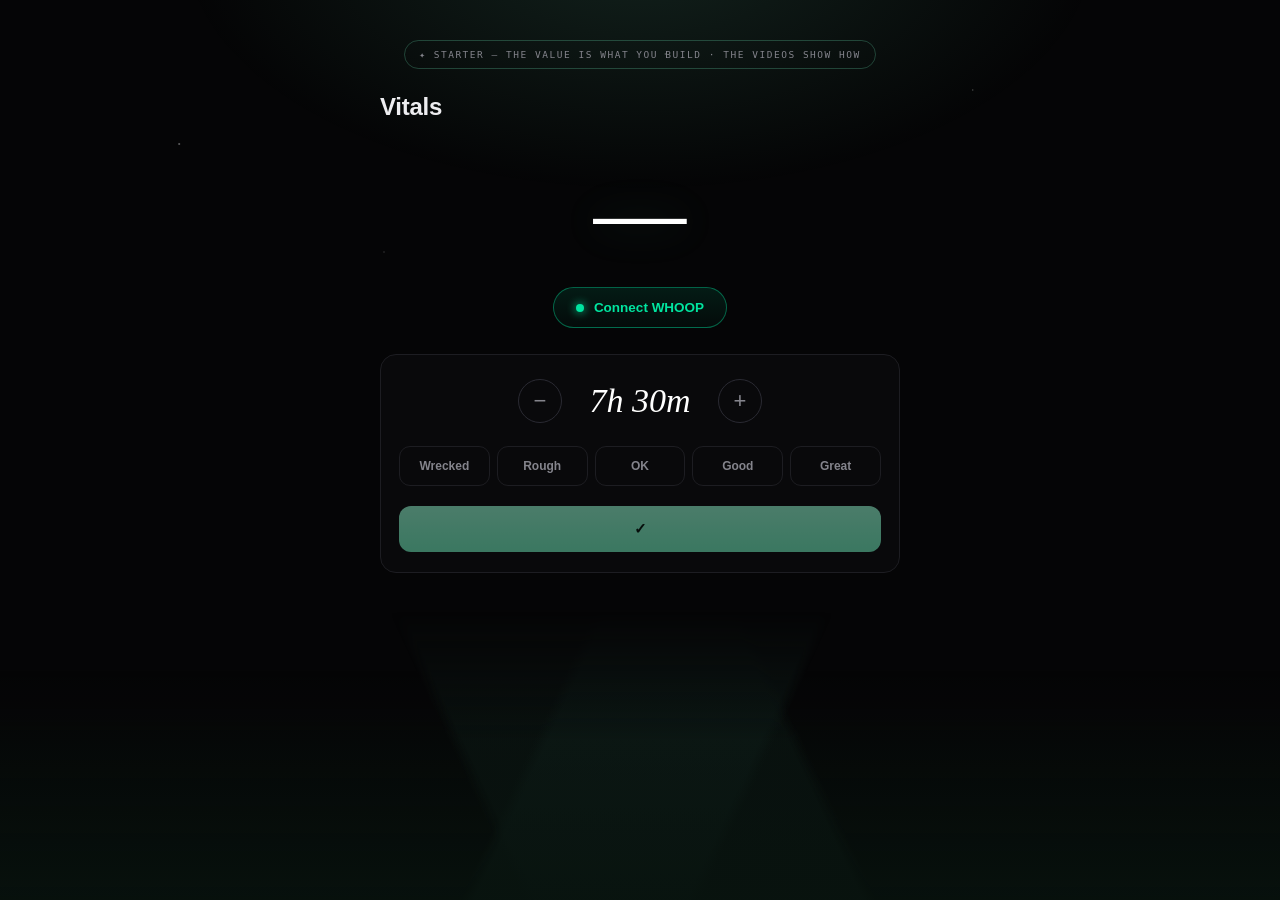
<file: tiles-library/vitals.html>
<!doctype html>
<html lang="en">
<head>
<meta charset="utf-8" />
<meta name="viewport" content="width=device-width,initial-scale=1,viewport-fit=cover" />
<meta name="theme-color" content="#050506" />
<title>Vitals</title>
<!--
  VITALS — bone-simple. One recovery number, from two inputs you bring: how you
  slept and how you feel. A WHOOP button is here for later (Episode 2 wires the
  real connection). The 7-day line scales your inputs over time.

  Sealed: no network. Saves through window.Vitality.
  Store: { 'YYYY-MM-DD': { sleepHours, feel, whoopRecovery? } }
  Recovery: whoopRecovery wins when a device fills it; else 0.6·feel + 0.4·sleep.
  The SAME formula lives in peak.html (recoveryFromVitals) + docs/THE-MATH.md §5
  + /sweep — change one, change all, so Peak never disagrees.
-->
<style>
  :root{
    --bg:#050506;--fg:#ededf0;--brand:#6EE7B7;
    --muted:#84848c;--muted-strong:#a8a8b0;--border:#1d1d22;--border-strong:#2a2a33;
    --good:#6EE7B7;--watch:#E8C878;--low:#ff8b8b;
    --whoop:#00E5A0;
    --mono:ui-monospace,SFMono-Regular,Menlo,monospace;
    --serif:Georgia,'Times New Roman',serif;
    --font:-apple-system,BlinkMacSystemFont,'Segoe UI',Inter,sans-serif;
    --ease:cubic-bezier(.16,1,.3,1);
  }
  *{box-sizing:border-box;margin:0;padding:0}
  html,body{height:100%}
  body{background:var(--bg);color:var(--fg);font:15px/1.5 var(--font);display:flex;justify-content:center;padding:40px 20px;-webkit-font-smoothing:antialiased;position:relative}
  body::before{content:'';position:fixed;inset:0;z-index:-2;pointer-events:none;background:
    radial-gradient(58% 44% at 50% -6%, rgba(110,231,183,.13), transparent 62%),
    radial-gradient(1.5px 1.5px at 14% 16%, rgba(255,255,255,.5), transparent 100%),
    radial-gradient(1px 1px at 76% 10%, rgba(255,255,255,.4), transparent 100%),
    radial-gradient(1.5px 1.5px at 52% 6%, rgba(255,255,255,.32), transparent 100%),
    radial-gradient(1px 1px at 30% 28%, rgba(255,255,255,.28), transparent 100%)}
  body::after{content:'';position:fixed;left:0;right:0;bottom:0;height:32vh;z-index:-1;pointer-events:none;background:
    linear-gradient(to top, rgba(8,19,14,.85), transparent 80%),
    linear-gradient(115deg, transparent 42%, rgba(13,26,23,.75) 43%, rgba(13,26,23,.75) 58%, transparent 59%),
    linear-gradient(245deg, transparent 38%, rgba(10,18,16,.9) 39%, rgba(10,18,16,.9) 62%, transparent 63%);
    -webkit-mask-image:linear-gradient(to top,#000 55%,transparent);mask-image:linear-gradient(to top,#000 55%,transparent)}
  .shell{width:100%;max-width:520px}
  h1{font-size:24px;font-weight:600;letter-spacing:-.01em}
  .sub{color:var(--muted);font-family:var(--mono);font-size:11px;letter-spacing:.12em;text-transform:uppercase;margin:6px 0 0}

  /* recovery hero */
  .hero{margin-top:34px;text-align:center}
  .kick{font-family:var(--mono);font-size:10px;letter-spacing:.22em;text-transform:uppercase;color:var(--brand)}
  .rec{font-family:var(--serif);font-style:italic;font-size:clamp(66px,16vw,104px);line-height:1;color:#fff;margin-top:8px;text-shadow:0 0 44px rgba(110,231,183,.22)}
  .rec.good{color:var(--good)} .rec.watch{color:var(--watch)} .rec.low{color:var(--low)}
  .recLab{font-family:var(--mono);font-size:10px;letter-spacing:.2em;text-transform:uppercase;color:var(--muted);margin-top:8px}

  /* whoop connect */
  .whoop{margin-top:24px;display:flex;justify-content:center}
  .whoopBtn{display:inline-flex;align-items:center;gap:10px;padding:12px 22px;border-radius:999px;border:1px solid rgba(0,229,160,.4);
    background:linear-gradient(180deg,rgba(0,229,160,.10),rgba(0,229,160,.03));color:var(--whoop);font-weight:700;font-size:13.5px;cursor:pointer;transition:transform .15s var(--ease),box-shadow .15s;font-family:inherit}
  .whoopBtn:hover{transform:translateY(-1px);box-shadow:0 8px 26px -10px rgba(0,229,160,.5)}
  .whoopBtn .dot{width:8px;height:8px;border-radius:99px;background:var(--whoop);box-shadow:0 0 10px var(--whoop)}
  .whoopNote{margin:12px auto 0;max-width:42ch;text-align:center;color:var(--muted);font-size:12px;line-height:1.55}
  .whoopNote b{color:var(--whoop)}

  /* manual check-in */
  .card{margin-top:26px;border:1px solid var(--border);border-radius:16px;background:rgba(14,14,17,.5);padding:20px 18px}
  .q{font-family:var(--mono);font-size:10px;letter-spacing:.16em;text-transform:uppercase;color:var(--muted-strong);margin-bottom:12px}
  .q2{margin-top:22px}
  .sleepRow{display:flex;align-items:center;justify-content:center;gap:18px}
  .step{width:44px;height:44px;border-radius:999px;border:1px solid var(--border-strong);background:transparent;color:var(--muted);font-size:22px;cursor:pointer;transition:all .15s;font-family:inherit}
  .step:hover{color:#fff;border-color:var(--muted)}
  .sleepVal{font-family:var(--serif);font-style:italic;font-size:34px;color:#fff;min-width:120px;text-align:center}
  .feelRow{display:grid;grid-template-columns:repeat(5,1fr);gap:7px}
  .feel{padding:12px 4px;border-radius:11px;border:1px solid var(--border);background:transparent;color:var(--muted);font-size:12px;font-weight:600;cursor:pointer;transition:all .15s;font-family:inherit}
  .feel:hover{color:#fff;border-color:var(--muted)}
  .feel.on{color:#04140d;background:var(--brand);border-color:var(--brand)}
  .saveBtn{margin-top:20px;width:100%;padding:14px;border-radius:12px;border:none;background:linear-gradient(180deg,#8df0c9,var(--brand));color:#04140d;font-weight:700;font-size:15px;cursor:pointer;box-shadow:0 8px 28px -10px var(--brand);transition:transform .15s}
  .saveBtn:hover{transform:translateY(-1px)}
  .saveBtn:disabled{opacity:.5;cursor:default;transform:none;box-shadow:none}

  /* 7-day trend */
  .trend{margin-top:26px}
  .trendHd{font-family:var(--mono);font-size:9.5px;letter-spacing:.16em;text-transform:uppercase;color:var(--muted);margin-bottom:8px}
  .tEmpty{padding:20px 0;text-align:center;color:var(--muted);font-size:12px}
  .foot{font-family:var(--mono);font-size:9px;letter-spacing:.18em;text-transform:uppercase;color:var(--muted);margin-top:24px;text-align:center}
  .starterTag{width:max-content;max-width:92%;margin:0 auto 20px;padding:6px 14px;border:1px solid rgba(110,231,183,.25);border-radius:999px;font-family:ui-monospace,SFMono-Regular,Menlo,monospace;font-size:9.5px;letter-spacing:.16em;text-transform:uppercase;color:#84848c;text-align:center}
  .starterTag,.starterTag *{line-height:1.6}
</style>
</head>
<body>
<div class="shell">
<div class="starterTag">✦ starter — the value is what you build · the videos show how</div>
  <h1>Vitals</h1>
  <div id="app"></div>
</div>
<script>
const FEEL=[['Wrecked',25],['Rough',45],['OK',65],['Good',82],['Great',95]];
let store={};
let draft={sleepHours:7.5,feel:null};
function persist(){window.Vitality.save(store)}
function todayKey(){const d=new Date();return d.getFullYear()+'-'+String(d.getMonth()+1).padStart(2,'0')+'-'+String(d.getDate()).padStart(2,'0');}

/* THE shared recovery formula — identical to peak.html recoveryFromVitals,
   docs/THE-MATH.md §5 and /sweep. whoopRecovery (a device) wins; else the two
   manual inputs. Change here → change all. */
function estRecovery(h){
  if(!h) return null;
  if(typeof h.whoopRecovery==='number') return Math.max(1,Math.min(99,Math.round(h.whoopRecovery)));
  const c=x=>Math.max(0,Math.min(1,x)),parts=[],w=[];
  if(typeof h.feel==='number'){ parts.push(Math.max(0,Math.min(100,h.feel))); w.push(0.6); }
  if(typeof h.sleepHours==='number'){ parts.push(c(h.sleepHours/8)*100); w.push(0.4); }
  if(!parts.length) return null;
  const sw=w.reduce((a,b)=>a+b,0); let s=0; for(let i=0;i<parts.length;i++)s+=parts[i]*w[i];
  return Math.max(1,Math.min(99,Math.round(s/sw)));
}
function tone(r){ if(r==null)return ''; if(r>=67)return 'good'; if(r>=34)return 'watch'; return 'low'; }
function fmtSleep(h){const hh=Math.floor(h),mm=Math.round((h-hh)*60);return hh+'h'+(mm?' '+mm+'m':'');}
function todays(){return store[todayKey()]||null;}
function entries(){return Object.keys(store).filter(k=>/^\d{4}-\d{2}-\d{2}$/.test(k)).sort().map(k=>({k,r:estRecovery(store[k])})).filter(e=>e.r!=null);}

function trend(){
  const e=entries().slice(-7);
  if(e.length<2)return ''; /* minimal: nothing until there's a line to draw */
  const W=480,H=56,P=6;
  const xs=(i)=>P+(i/(e.length-1))*(W-2*P), ys=(r)=>P+(1-r/100)*(H-2*P);
  const pts=e.map((d,i)=>[xs(i),ys(d.r)]);
  let path='M '+pts[0][0]+' '+pts[0][1];
  for(let i=0;i<pts.length-1;i++){const p0=pts[i-1]||pts[i],p1=pts[i],p2=pts[i+1],p3=pts[i+2]||p2;
    path+=' C '+(p1[0]+(p2[0]-p0[0])/6)+' '+(p1[1]+(p2[1]-p0[1])/6)+', '+(p2[0]-(p3[0]-p1[0])/6)+' '+(p2[1]-(p3[1]-p1[1])/6)+', '+p2[0]+' '+p2[1];}
  return '<svg viewBox="0 0 '+W+' '+H+'" style="width:100%;display:block;opacity:.6" preserveAspectRatio="none">'
    +'<path d="'+path+'" fill="none" stroke="#6EE7B7" stroke-width="1.5" stroke-linecap="round" stroke-linejoin="round"/></svg>';
}

function render(){
  const t=todays(),rec=estRecovery(t),tn=tone(rec);
  const line=trend();
  document.getElementById('app').innerHTML=
    '<div class="hero"><div class="rec '+tn+'">'+(rec!=null?rec+'%':'—')+'</div></div>'
    +'<div class="whoop"><button class="whoopBtn" data-whoop><span class="dot"></span>Connect WHOOP</button></div>'
    +'<div class="card">'
      +'<div class="sleepRow"><button class="step" data-sleep="-0.5">−</button><span class="sleepVal">'+fmtSleep(draft.sleepHours)+'</span><button class="step" data-sleep="0.5">+</button></div>'
      +'<div class="feelRow" style="margin-top:20px">'+FEEL.map((f)=>'<button class="feel'+(draft.feel===f[1]?' on':'')+'" data-feel="'+f[1]+'">'+f[0]+'</button>').join('')+'</div>'
      +'<button class="saveBtn" data-save '+(draft.feel==null?'disabled':'')+' aria-label="Save">✓</button>'
    +'</div>'
    +(line?'<div class="trend">'+line+'</div>':'');
}

document.addEventListener('click',e=>{
  const s=e.target.closest('[data-sleep]');
  if(s){draft.sleepHours=Math.max(0,Math.min(14,draft.sleepHours+parseFloat(s.getAttribute('data-sleep'))));render();return}
  const f=e.target.closest('[data-feel]');
  if(f){draft.feel=Number(f.getAttribute('data-feel'));render();return}
  if(e.target.closest('[data-save]')){
    if(draft.feel==null)return;
    const k=todayKey(),prev=store[k]||{};
    store[k]=Object.assign({},prev,{sleepHours:draft.sleepHours,feel:draft.feel});
    persist();render();
  }
});

if(!window.Vitality){window.Vitality={save:function(d){try{localStorage.setItem('v:prev:vitals',JSON.stringify(d));}catch(e){}return Promise.resolve(true);},load:function(){try{return Promise.resolve(JSON.parse(localStorage.getItem('v:prev:vitals')||'{}'));}catch(e){return Promise.resolve({});}},read:function(){return Promise.resolve(null);}};}
(async()=>{
  const d=await window.Vitality.load();
  store=(d&&typeof d==='object'&&!Array.isArray(d))?d:{};
  const t=todays();
  if(t){ if(typeof t.sleepHours==='number')draft.sleepHours=t.sleepHours; if(typeof t.feel==='number')draft.feel=t.feel; }
  render();
})();
</script>
</body>
</html>
</file>
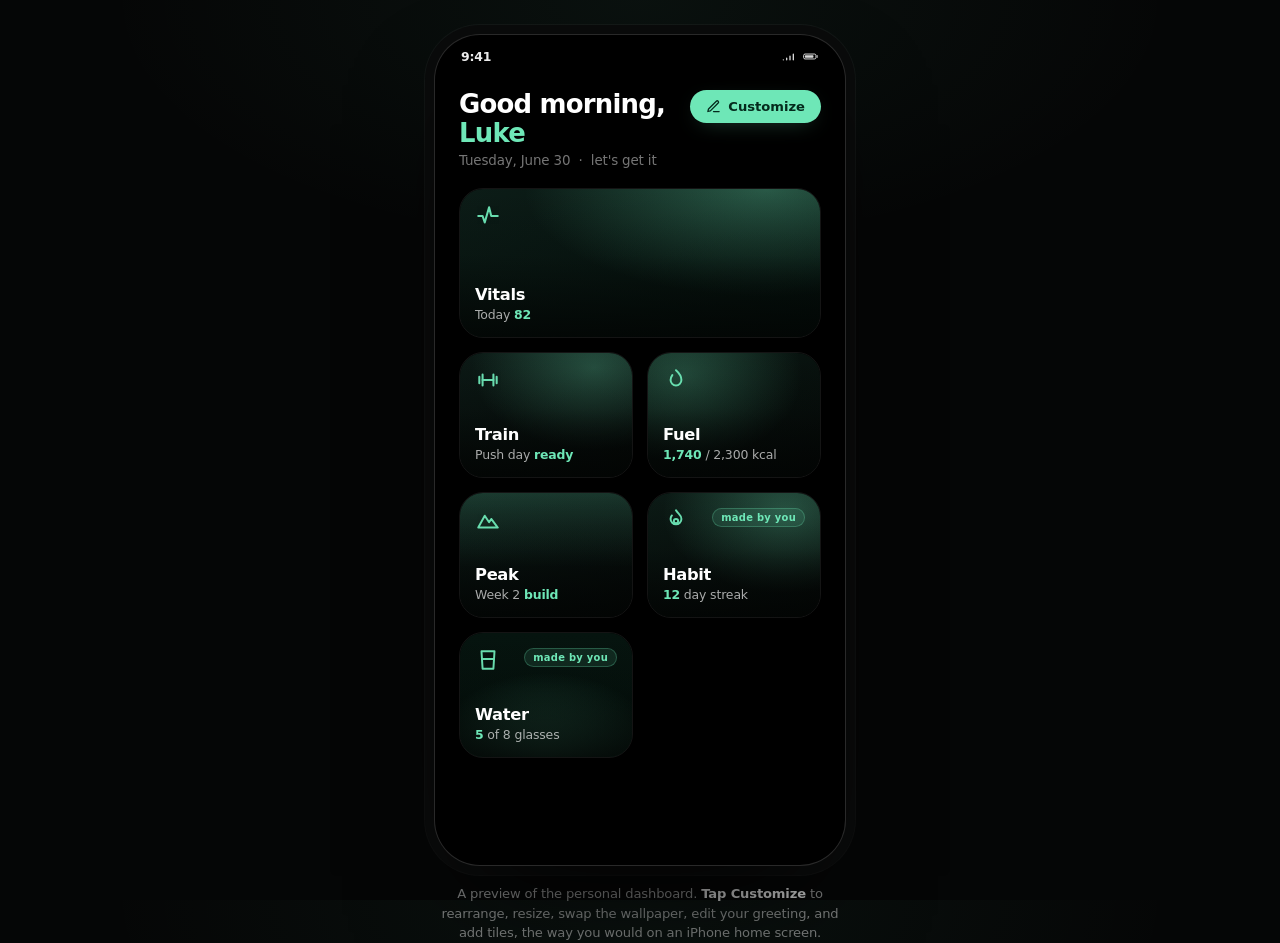
<file: public/demo/customize-demo.html>
<!doctype html>
<html lang="en">
<head>
<meta charset="utf-8" />
<meta name="viewport" content="width=device-width,initial-scale=1,viewport-fit=cover" />
<title>Vitality, your dashboard your way</title>
<style>
  :root{
    --bg:#000; --fg:#fff;
    --mint:#6EE7B7; --mint-cool:#A7F3D0; --mint-ink:#042a1c; --mint-glow:rgba(110,231,183,.4);
    --teal:#1f4d3d;
    --border:rgba(255,255,255,.08); --border-strong:rgba(255,255,255,.16);
    --muted:rgba(255,255,255,.46); --muted-strong:rgba(255,255,255,.72);
    --serif:'Instrument Serif',Georgia,serif;
    --sans:'Inter','Hanken Grotesk',system-ui,-apple-system,sans-serif;
    --ease:cubic-bezier(.22,1,.36,1);
    --ease-spring:cubic-bezier(.34,1.56,.64,1);
  }
  *{box-sizing:border-box;-webkit-tap-highlight-color:transparent}
  html,body{height:100%}
  body{
    margin:0;font-family:var(--sans);color:var(--fg);letter-spacing:-.01em;
    -webkit-font-smoothing:antialiased;
    /* the dark surround that frames the "device" */
    background:
      radial-gradient(60% 40% at 50% 0%, rgba(110,231,183,.05), transparent 70%),
      #050606;
    display:grid;place-items:center;min-height:100vh;padding:34px 16px;
  }

  /* ---------- the phone ---------- */
  .phone{
    position:relative;width:100%;max-width:412px;height:min(860px,calc(100vh - 68px));
    border-radius:46px;overflow:hidden;
    border:1px solid var(--border-strong);
    box-shadow:0 50px 120px -40px rgba(0,0,0,.9), 0 0 0 9px #0a0b0b, 0 0 0 10px rgba(255,255,255,.04);
    display:flex;flex-direction:column;
    transition:background .5s var(--ease);
    background:var(--bg);
  }
  /* selectable wallpapers */
  .phone[data-wall="midnight"]{background:#000}
  .phone[data-wall="aurora"]{
    background:
      radial-gradient(70% 50% at 22% 8%, rgba(110,231,183,.22), transparent 60%),
      radial-gradient(60% 45% at 88% 30%, rgba(31,77,61,.5), transparent 62%),
      #020403;
  }
  .phone[data-wall="tide"]{
    background:linear-gradient(180deg, #06201a 0%, #04100d 48%, #000 100%);
  }
  .phone[data-wall="frost"]{
    background:
      radial-gradient(80% 50% at 50% -5%, rgba(148,180,210,.16), transparent 60%),
      linear-gradient(180deg,#070a0d,#000 70%);
  }

  /* status strip */
  .status{display:flex;align-items:center;justify-content:space-between;padding:14px 26px 4px;font-size:.78rem;font-weight:600;color:rgba(255,255,255,.92);flex:none}
  .status .dots{display:flex;gap:5px;align-items:center}
  .status .dots svg{width:16px;height:13px;opacity:.92}

  /* scrolling screen */
  .screen{flex:1;overflow-y:auto;overflow-x:hidden;padding:6px 20px 26px;scrollbar-width:none}
  .screen::-webkit-scrollbar{display:none}

  /* ---------- greeting ---------- */
  .head{padding:16px 4px 18px;display:flex;align-items:flex-start;justify-content:space-between;gap:12px}
  .greet{min-width:0}
  .hi{font-size:1.62rem;font-weight:600;letter-spacing:-.03em;line-height:1.12}
  .hi .accent{color:var(--mint)}
  .hi[contenteditable="true"]{outline:none;border-bottom:1.5px dashed rgba(110,231,183,.5);cursor:text}
  .sub{margin-top:5px;font-size:.84rem;color:var(--muted)}
  .editBtn{
    flex:none;display:inline-flex;align-items:center;gap:7px;cursor:pointer;
    font-family:inherit;font-size:.82rem;font-weight:600;color:var(--mint-ink);
    background:var(--mint);border:0;border-radius:999px;padding:9px 16px;
    transition:transform .2s var(--ease),background .2s var(--ease),box-shadow .3s var(--ease);
    box-shadow:0 6px 22px -10px var(--mint-glow);
  }
  .editBtn:hover{transform:translateY(-1px)}
  .editBtn:active{transform:scale(.96)}
  .editBtn svg{width:15px;height:15px}
  /* in edit mode the button goes ghost-"Done" */
  body.editing .editBtn{background:transparent;color:var(--mint);border:1px solid var(--mint);box-shadow:none}

  /* ---------- customize tray (edit mode only) ---------- */
  .tray{
    max-height:0;opacity:0;overflow:hidden;
    transition:max-height .45s var(--ease),opacity .35s var(--ease),margin .45s var(--ease);
    margin:0 4px;
  }
  body.editing .tray{max-height:200px;opacity:1;margin:0 4px 18px}
  .trayCard{
    border:1px solid var(--border);border-radius:20px;padding:15px 16px;
    background:rgba(255,255,255,.03);backdrop-filter:blur(8px);
  }
  .trayLabel{font-size:.7rem;font-weight:600;letter-spacing:.06em;text-transform:uppercase;color:var(--muted);margin-bottom:11px}
  .walls{display:flex;gap:11px}
  .wall{
    flex:1;height:46px;border-radius:13px;cursor:pointer;position:relative;
    border:1px solid var(--border-strong);transition:transform .2s var(--ease),border-color .2s var(--ease);
  }
  .wall:hover{transform:translateY(-2px)}
  .wall[data-sel="1"]{border-color:var(--mint)}
  .wall[data-sel="1"]::after{
    content:'';position:absolute;inset:0;border-radius:13px;box-shadow:inset 0 0 0 2px var(--mint);
  }
  .wall.w-midnight{background:#000}
  .wall.w-aurora{background:radial-gradient(120% 90% at 25% 10%, rgba(110,231,183,.5), transparent 60%),#041009}
  .wall.w-tide{background:linear-gradient(180deg,#0a3327,#04100d)}
  .wall.w-frost{background:radial-gradient(120% 90% at 50% 0%, rgba(148,180,210,.4), transparent 60%),#070a0d}

  /* ---------- the grid ---------- */
  .grid{display:grid;grid-template-columns:1fr 1fr;gap:14px;padding:2px 4px 0;align-items:start}

  .tile{
    position:relative;border-radius:24px;overflow:hidden;cursor:pointer;
    border:1px solid var(--border);
    min-height:126px;display:flex;flex-direction:column;justify-content:flex-end;
    padding:15px;color:#fff;isolation:isolate;
    transition:transform .28s var(--ease),border-color .28s var(--ease),box-shadow .35s var(--ease),opacity .3s var(--ease);
    animation:pop .5s var(--ease-spring) both;
  }
  .tile.lg{grid-column:span 2;min-height:150px}
  .tile.tall{min-height:172px}
  .tile:not(.dragging):active{transform:scale(.97)}
  .tile:hover{border-color:rgba(110,231,183,.28)}
  .tileArt{position:absolute;inset:0;z-index:-1}
  .tileArt svg{position:absolute;inset:0;width:100%;height:100%}
  .scrim{position:absolute;inset:0;z-index:-1;background:linear-gradient(0deg, rgba(2,4,3,.82), rgba(2,4,3,.15) 55%, transparent)}
  .tName{font-size:1.02rem;font-weight:600;letter-spacing:-.02em}
  .tStat{margin-top:3px;font-size:.78rem;color:rgba(255,255,255,.66)}
  .tStat b{color:var(--mint);font-weight:600}
  .tIcon{position:absolute;top:14px;left:15px;width:26px;height:26px;color:var(--mint);opacity:.95;z-index:1}
  .tIcon svg{width:100%;height:100%}

  /* "built by you" whisper on user tiles */
  .made{position:absolute;top:15px;right:15px;z-index:1;font-size:.62rem;font-weight:600;letter-spacing:.03em;
    color:var(--mint);background:rgba(110,231,183,.1);border:1px solid rgba(110,231,183,.26);border-radius:999px;padding:3px 8px}

  /* ---------- edit mode: iOS jiggle ---------- */
  body.editing .tile{animation:jiggle .42s infinite ease-in-out}
  body.editing .tile:nth-child(2n){animation-delay:-.21s}
  body.editing .tile:nth-child(3n){animation-delay:-.12s}
  @keyframes jiggle{
    0%{transform:rotate(-.55deg) scale(.99)}
    50%{transform:rotate(.55deg) scale(.99)}
    100%{transform:rotate(-.55deg) scale(.99)}
  }
  body.editing .tile{cursor:grab}
  .tile.dragging{opacity:.4;animation:none !important;cursor:grabbing}

  /* remove + resize controls (edit mode) */
  .ctl{position:absolute;z-index:3;display:none;align-items:center;justify-content:center;cursor:pointer;
    border-radius:999px;backdrop-filter:blur(6px);transition:transform .18s var(--ease)}
  body.editing .ctl{display:flex}
  .ctl:active{transform:scale(.86)}
  .remove{top:9px;left:9px;width:25px;height:25px;background:rgba(10,10,10,.78);border:1px solid rgba(255,255,255,.28);color:#fff}
  .remove svg{width:13px;height:13px}
  .resize{top:9px;right:9px;height:25px;padding:0 10px;gap:5px;background:rgba(10,10,10,.78);border:1px solid rgba(255,255,255,.28);color:#fff;font-size:.66rem;font-weight:600}
  .resize svg{width:12px;height:12px}
  body.editing .made{display:none}

  /* add-a-tile slot */
  .addSlot{
    display:none;grid-column:span 2;min-height:74px;border-radius:22px;cursor:pointer;
    border:1.5px dashed var(--border-strong);background:rgba(255,255,255,.02);
    align-items:center;justify-content:center;gap:9px;color:var(--muted-strong);font-weight:600;font-size:.9rem;
    transition:border-color .2s var(--ease),color .2s var(--ease),background .2s var(--ease);
  }
  body.editing .addSlot{display:flex;animation:pop .4s var(--ease-spring) both}
  .addSlot:hover{border-color:var(--mint);color:var(--mint);background:rgba(110,231,183,.04)}
  .addSlot svg{width:18px;height:18px}

  /* ---------- add sheet ---------- */
  .sheetWrap{position:absolute;inset:0;z-index:20;display:none}
  .sheetWrap.open{display:block}
  .sheetBg{position:absolute;inset:0;background:rgba(0,0,0,.55);backdrop-filter:blur(3px);opacity:0;transition:opacity .3s var(--ease)}
  .sheetWrap.open .sheetBg{opacity:1}
  .sheet{
    position:absolute;left:0;right:0;bottom:0;border-radius:30px 30px 0 0;
    background:#0a0c0b;border-top:1px solid var(--border-strong);
    padding:10px 18px calc(20px + env(safe-area-inset-bottom));
    transform:translateY(100%);transition:transform .42s var(--ease-spring);
    max-height:78%;overflow-y:auto;scrollbar-width:none;
  }
  .sheet::-webkit-scrollbar{display:none}
  .sheetWrap.open .sheet{transform:none}
  .grab{width:38px;height:4px;border-radius:999px;background:rgba(255,255,255,.2);margin:6px auto 14px}
  .sheetTitle{font-size:1.18rem;font-weight:600;letter-spacing:-.02em;margin-bottom:3px}
  .sheetSub{font-size:.82rem;color:var(--muted);margin-bottom:16px}
  .addRow{display:flex;align-items:center;gap:13px;padding:11px 10px;border-radius:16px;cursor:pointer;transition:background .18s var(--ease)}
  .addRow:hover{background:rgba(255,255,255,.04)}
  .addRow .ic{flex:none;width:42px;height:42px;border-radius:13px;display:grid;place-items:center;color:var(--mint);
    background:radial-gradient(120% 120% at 30% 20%, rgba(110,231,183,.18), rgba(110,231,183,.04));border:1px solid rgba(110,231,183,.2)}
  .addRow .ic svg{width:21px;height:21px}
  .addRow .meta{flex:1;min-width:0;display:flex;flex-direction:column;gap:2px}
  .addRow .nm{font-size:.96rem;font-weight:600}
  .addRow .ds{font-size:.78rem;color:var(--muted)}
  .addRow .plus{flex:none;color:var(--mint)}
  .addRow .plus svg{width:22px;height:22px}
  .addRow.gone{display:none}
  .sheetEmpty{text-align:center;color:var(--muted);font-size:.84rem;padding:26px 0 8px}

  /* helper caption under the device */
  .cap{margin-top:18px;text-align:center;color:var(--muted);font-size:.82rem;max-width:412px;line-height:1.5}
  .cap b{color:var(--muted-strong);font-weight:600}

  @keyframes pop{from{opacity:0;transform:scale(.92)}to{opacity:1;transform:none}}
  @media (prefers-reduced-motion:reduce){
    .tile,.addSlot{animation:none}
    body.editing .tile{animation:none}
  }
</style>
</head>
<body data-page>
  <div class="phone" data-wall="midnight">
    <div class="status">
      <span>9:41</span>
      <span class="dots">
        <svg viewBox="0 0 24 14" fill="none" stroke="currentColor" stroke-width="2" stroke-linecap="round"><path d="M2 12h.01M7 9.5v2.5M12 6.5v5.5M17 3.5v8.5"/></svg>
        <svg viewBox="0 0 26 14" fill="none" stroke="currentColor" stroke-width="1.6"><rect x="1" y="3" width="20" height="8" rx="2.4"/><rect x="3" y="5" width="14" height="4" rx="1" fill="currentColor" stroke="none"/><path d="M23 5.5v3" stroke-linecap="round"/></svg>
      </span>
    </div>

    <div class="screen">
      <div class="head">
        <div class="greet">
          <div class="hi" id="hi">Good morning, <span class="accent">Luke</span></div>
          <div class="sub" id="sub">Tuesday, June 30 &nbsp;·&nbsp; let's get it</div>
        </div>
        <button class="editBtn" id="editBtn">
          <svg viewBox="0 0 24 24" fill="none" stroke="currentColor" stroke-width="2" stroke-linecap="round" stroke-linejoin="round"><path d="M12 20h9"/><path d="M16.5 3.5a2.1 2.1 0 0 1 3 3L7 19l-4 1 1-4Z"/></svg>
          <span id="editLabel">Customize</span>
        </button>
      </div>

      <div class="tray">
        <div class="trayCard">
          <div class="trayLabel">Wallpaper</div>
          <div class="walls" id="walls">
            <div class="wall w-midnight" data-wall="midnight" data-sel="1"></div>
            <div class="wall w-aurora" data-wall="aurora"></div>
            <div class="wall w-tide" data-wall="tide"></div>
            <div class="wall w-frost" data-wall="frost"></div>
          </div>
        </div>
      </div>

      <div class="grid" id="grid"></div>
    </div>

    <!-- add a tile sheet -->
    <div class="sheetWrap" id="sheetWrap">
      <div class="sheetBg" data-close></div>
      <div class="sheet">
        <div class="grab"></div>
        <div class="sheetTitle">Add a tile</div>
        <div class="sheetSub">Your modules and the tiles you have built. Tap one to drop it on the dashboard.</div>
        <div id="addList"></div>
      </div>
    </div>
  </div>

  <div class="cap">A preview of the personal dashboard. <b>Tap Customize</b> to rearrange, resize, swap the wallpaper, edit your greeting, and add tiles, the way you would on an iPhone home screen.</div>

<script>
(function(){
  // ----- tile catalogue (core modules + tiles you build) -----
  // art: a small inline-svg signature per tile, in the Vitality mint-on-black DNA.
  var ICONS = {
    train:'<svg viewBox="0 0 24 24" fill="none" stroke="currentColor" stroke-width="1.9" stroke-linecap="round"><path d="M4 9v6M20 9v6M7 7v10M17 7v10"/><path d="M7 12h10"/></svg>',
    fuel:'<svg viewBox="0 0 24 24" fill="none" stroke="currentColor" stroke-width="1.8" stroke-linecap="round" stroke-linejoin="round"><path d="M12 3s5 4.5 5 9a5 5 0 0 1-10 0c0-1.6.7-3.2 1.6-4.5"/></svg>',
    vitals:'<svg viewBox="0 0 24 24" fill="none" stroke="currentColor" stroke-width="1.9" stroke-linecap="round" stroke-linejoin="round"><path d="M3 12h4l2 6 4-14 2 8h6"/></svg>',
    peak:'<svg viewBox="0 0 24 24" fill="none" stroke="currentColor" stroke-width="1.8" stroke-linejoin="round"><path d="m3 19 6-11 4 6 2-3 6 8Z"/></svg>',
    mind:'<svg viewBox="0 0 24 24" fill="none" stroke="currentColor" stroke-width="1.7" stroke-linecap="round" stroke-linejoin="round"><path d="M9 19a4 4 0 0 1-4-4 3.4 3.4 0 0 1-1-5 3.4 3.4 0 0 1 2-5.5A3 3 0 0 1 12 4v15"/><path d="M12 4a3 3 0 0 1 6 .5 3.4 3.4 0 0 1 2 5.5 3.4 3.4 0 0 1-1 5 4 4 0 0 1-4 4"/></svg>',
    finance:'<svg viewBox="0 0 24 24" fill="none" stroke="currentColor" stroke-width="1.8" stroke-linecap="round" stroke-linejoin="round"><rect x="2.5" y="6" width="19" height="13" rx="3"/><path d="M2.5 10h19"/></svg>',
    habit:'<svg viewBox="0 0 24 24" fill="none" stroke="currentColor" stroke-width="1.8" stroke-linecap="round" stroke-linejoin="round"><path d="M12 3c1.5 3 5 4 5 8a5 5 0 0 1-10 0c0-1.3.5-2.3 1.2-3.2"/><circle cx="12" cy="13" r="2"/></svg>',
    water:'<svg viewBox="0 0 24 24" fill="none" stroke="currentColor" stroke-width="1.8" stroke-linecap="round" stroke-linejoin="round"><path d="M6 4h12l-1 16H7Z"/><path d="M6.6 11h10.8"/></svg>',
    mood:'<svg viewBox="0 0 24 24" fill="none" stroke="currentColor" stroke-width="1.8" stroke-linecap="round"><circle cx="12" cy="12" r="9"/><path d="M8.5 14a4 4 0 0 0 7 0"/><path d="M9 9.5h.01M15 9.5h.01"/></svg>',
    read:'<svg viewBox="0 0 24 24" fill="none" stroke="currentColor" stroke-width="1.7" stroke-linecap="round" stroke-linejoin="round"><path d="M12 6c-2-1.4-5-1.4-7 0v12c2-1.4 5-1.4 7 0 2-1.4 5-1.4 7 0V6c-2-1.4-5-1.4-7 0Z"/><path d="M12 6v12"/></svg>'
  };
  function art(kind){
    // a soft signature gradient + a faint generative mark, per kind
    var grads = {
      train:'radial-gradient(130% 120% at 78% 12%, rgba(110,231,183,.28), transparent 55%), linear-gradient(160deg,#0c1a16,#050807)',
      fuel:'radial-gradient(120% 120% at 20% 18%, rgba(110,231,183,.26), transparent 58%), linear-gradient(160deg,#0a1813,#050807)',
      vitals:'radial-gradient(120% 130% at 85% 0%, rgba(110,231,183,.32), transparent 56%), linear-gradient(150deg,#0c1c17,#04100c)',
      peak:'linear-gradient(180deg, rgba(110,231,183,.16), transparent 60%), linear-gradient(160deg,#0b1a16,#050807)',
      mind:'radial-gradient(120% 120% at 70% 20%, rgba(167,243,208,.2), transparent 60%), linear-gradient(160deg,#0a1714,#050807)',
      finance:'radial-gradient(120% 120% at 30% 15%, rgba(110,231,183,.2), transparent 58%), linear-gradient(160deg,#0a1512,#050807)',
      habit:'radial-gradient(130% 120% at 80% 15%, rgba(110,231,183,.3), transparent 55%), linear-gradient(160deg,#0c1b16,#050807)',
      water:'radial-gradient(120% 130% at 50% 110%, rgba(110,231,183,.32), transparent 60%), linear-gradient(180deg,#06140f,#04100c)',
      mood:'radial-gradient(120% 120% at 25% 20%, rgba(167,243,208,.22), transparent 60%), linear-gradient(160deg,#0a1613,#050807)',
      read:'radial-gradient(120% 120% at 75% 18%, rgba(110,231,183,.22), transparent 60%), linear-gradient(160deg,#0a1512,#050807)'
    };
    return grads[kind] || grads.vitals;
  }

  var CATALOG = [
    {id:'vitals', kind:'vitals', name:'Vitals', stat:'Today <b>82</b>', size:'lg', core:true},
    {id:'train', kind:'train', name:'Train', stat:'Push day <b>ready</b>', size:'sm', core:true},
    {id:'fuel', kind:'fuel', name:'Fuel', stat:'<b>1,740</b> / 2,300 kcal', size:'sm', core:true},
    {id:'peak', kind:'peak', name:'Peak', stat:'Week 2 <b>build</b>', size:'sm', core:true},
    {id:'mind', kind:'mind', name:'Mind', stat:'Vee has a note', size:'sm', core:true},
    {id:'finance', kind:'finance', name:'Finance', stat:'Net worth <b>up</b>', size:'sm', core:true},
    {id:'habit', kind:'habit', name:'Habit', stat:'<b>12</b> day streak', size:'sm', made:true},
    {id:'water', kind:'water', name:'Water', stat:'<b>5</b> of 8 glasses', size:'sm', made:true},
    {id:'mood', kind:'mood', name:'Mood', stat:'Logged today', size:'sm', made:true},
    {id:'read', kind:'read', name:'Reading', stat:'<b>3</b> of 5 chapters', size:'sm', made:true}
  ];
  function fromCatalog(id){ for(var i=0;i<CATALOG.length;i++){ if(CATALOG[i].id===id) return Object.assign({},CATALOG[i]); } return null; }

  // starting home layout (the rest live in the add sheet)
  var layout = ['vitals','train','fuel','peak','habit','water'].map(fromCatalog);

  var grid = document.getElementById('grid');
  var body = document.body;

  function tileHTML(t){
    var sizeClass = t.size==='lg' ? ' lg' : (t.size==='tall' ? ' tall' : '');
    var made = t.made ? '<span class="made">made by you</span>' : '';
    var nextSize = t.size==='lg' ? 'Shrink' : 'Expand';
    return ''+
      '<div class="tile'+sizeClass+'" draggable="false" data-id="'+t.id+'">'+
        '<div class="tileArt" style="background:'+art(t.kind)+'"></div>'+
        '<div class="scrim"></div>'+
        '<span class="tIcon">'+ICONS[t.kind]+'</span>'+
        made+
        '<button class="ctl remove" data-act="remove" aria-label="Remove"><svg viewBox="0 0 24 24" fill="none" stroke="currentColor" stroke-width="2.4" stroke-linecap="round"><path d="M6 6l12 12M18 6 6 18"/></svg></button>'+
        '<button class="ctl resize" data-act="resize"><svg viewBox="0 0 24 24" fill="none" stroke="currentColor" stroke-width="2.2" stroke-linecap="round" stroke-linejoin="round"><path d="M4 14v6h6M20 10V4h-6"/><path d="M14 10 20 4M10 14l-6 6"/></svg>'+nextSize+'</button>'+
        '<div class="tName">'+t.name+'</div>'+
        '<div class="tStat">'+t.stat+'</div>'+
      '</div>';
  }

  function render(){
    var html = layout.map(tileHTML).join('');
    html += '<div class="addSlot" id="addSlot"><svg viewBox="0 0 24 24" fill="none" stroke="currentColor" stroke-width="2" stroke-linecap="round"><path d="M12 5v14M5 12h14"/></svg> Add a tile</div>';
    grid.innerHTML = html;
    wire();
  }

  function wire(){
    var editing = body.classList.contains('editing');
    var tiles = grid.querySelectorAll('.tile');
    tiles.forEach(function(el){
      el.setAttribute('draggable', editing ? 'true' : 'false');
    });
    var addSlot = document.getElementById('addSlot');
    if(addSlot) addSlot.onclick = openSheet;
  }

  // ----- controls (event delegation) -----
  grid.addEventListener('click', function(e){
    var btn = e.target.closest('.ctl');
    if(!btn) return;
    e.stopPropagation();
    var tile = btn.closest('.tile');
    var id = tile.getAttribute('data-id');
    var idx = layout.findIndex(function(t){return t.id===id;});
    if(idx<0) return;
    if(btn.getAttribute('data-act')==='remove'){
      tile.style.transition='transform .25s var(--ease),opacity .25s var(--ease)';
      tile.style.transform='scale(.6)'; tile.style.opacity='0';
      setTimeout(function(){ layout.splice(idx,1); render(); }, 200);
    } else {
      layout[idx].size = layout[idx].size==='lg' ? 'sm' : 'lg';
      render();
    }
  });

  // ----- drag to reorder (pointer/mouse, Chrome-grade) -----
  var dragId = null;
  grid.addEventListener('dragstart', function(e){
    var t = e.target.closest('.tile'); if(!t) return;
    dragId = t.getAttribute('data-id');
    t.classList.add('dragging');
    try{ e.dataTransfer.effectAllowed='move'; e.dataTransfer.setData('text/plain',dragId); }catch(_){}
  });
  grid.addEventListener('dragend', function(e){
    var t = e.target.closest('.tile'); if(t) t.classList.remove('dragging');
    dragId = null;
    // commit DOM order back into the layout array
    var order = [].slice.call(grid.querySelectorAll('.tile')).map(function(el){return el.getAttribute('data-id');});
    layout.sort(function(a,b){ return order.indexOf(a.id) - order.indexOf(b.id); });
  });
  grid.addEventListener('dragover', function(e){
    e.preventDefault();
    var dragging = grid.querySelector('.dragging'); if(!dragging) return;
    var after = afterElement(e.clientX, e.clientY);
    var addSlot = document.getElementById('addSlot');
    if(after==null){ grid.insertBefore(dragging, addSlot); }
    else if(after!==dragging){ grid.insertBefore(dragging, after); }
  });
  function afterElement(x,y){
    var els = [].slice.call(grid.querySelectorAll('.tile:not(.dragging)'));
    var closest = {dist:Infinity, el:null};
    els.forEach(function(el){
      var b = el.getBoundingClientRect();
      var cx = b.left + b.width/2, cy = b.top + b.height/2;
      // bias to row (y) first, then x
      var dy = y - cy;
      if(dy < 0){
        var d = Math.abs(dy)*2 + Math.abs(x - cx);
        if(d < closest.dist){ closest = {dist:d, el:el}; }
      }
    });
    return closest.el;
  }

  // ----- edit mode toggle -----
  var editBtn = document.getElementById('editBtn');
  var editLabel = document.getElementById('editLabel');
  var hi = document.getElementById('hi');
  editBtn.addEventListener('click', function(){
    var on = body.classList.toggle('editing');
    editLabel.textContent = on ? 'Done' : 'Customize';
    hi.setAttribute('contenteditable', on ? 'true' : 'false');
    if(!on){ hi.blur(); }
    wire();
  });

  // ----- wallpaper picker -----
  var phone = document.querySelector('.phone');
  document.getElementById('walls').addEventListener('click', function(e){
    var w = e.target.closest('.wall'); if(!w) return;
    phone.setAttribute('data-wall', w.getAttribute('data-wall'));
    this.querySelectorAll('.wall').forEach(function(el){ el.removeAttribute('data-sel'); });
    w.setAttribute('data-sel','1');
  });

  // ----- add sheet -----
  var sheetWrap = document.getElementById('sheetWrap');
  var addList = document.getElementById('addList');
  function buildSheet(){
    var present = layout.map(function(t){return t.id;});
    var avail = CATALOG.filter(function(c){ return present.indexOf(c.id)<0; });
    if(avail.length===0){ addList.innerHTML = '<div class="sheetEmpty">Every tile is on your dashboard. Build a new one in the app.</div>'; return; }
    addList.innerHTML = avail.map(function(c){
      return '<div class="addRow" data-add="'+c.id+'">'+
        '<span class="ic">'+ICONS[c.kind]+'</span>'+
        '<span class="meta"><span class="nm">'+c.name+'</span><span class="ds">'+(c.core?'Core module':'A tile you built')+'</span></span>'+
        '<span class="plus"><svg viewBox="0 0 24 24" fill="none" stroke="currentColor" stroke-width="2" stroke-linecap="round"><path d="M12 5v14M5 12h14"/></svg></span>'+
      '</div>';
    }).join('');
  }
  function openSheet(){ buildSheet(); sheetWrap.classList.add('open'); }
  function closeSheet(){ sheetWrap.classList.remove('open'); }
  sheetWrap.addEventListener('click', function(e){
    if(e.target.hasAttribute('data-close')){ closeSheet(); return; }
    var row = e.target.closest('.addRow'); if(!row) return;
    var c = fromCatalog(row.getAttribute('data-add'));
    if(c){ layout.push(c); render(); }
    closeSheet();
  });

  render();
})();
</script>
</body>
</html>
</file>
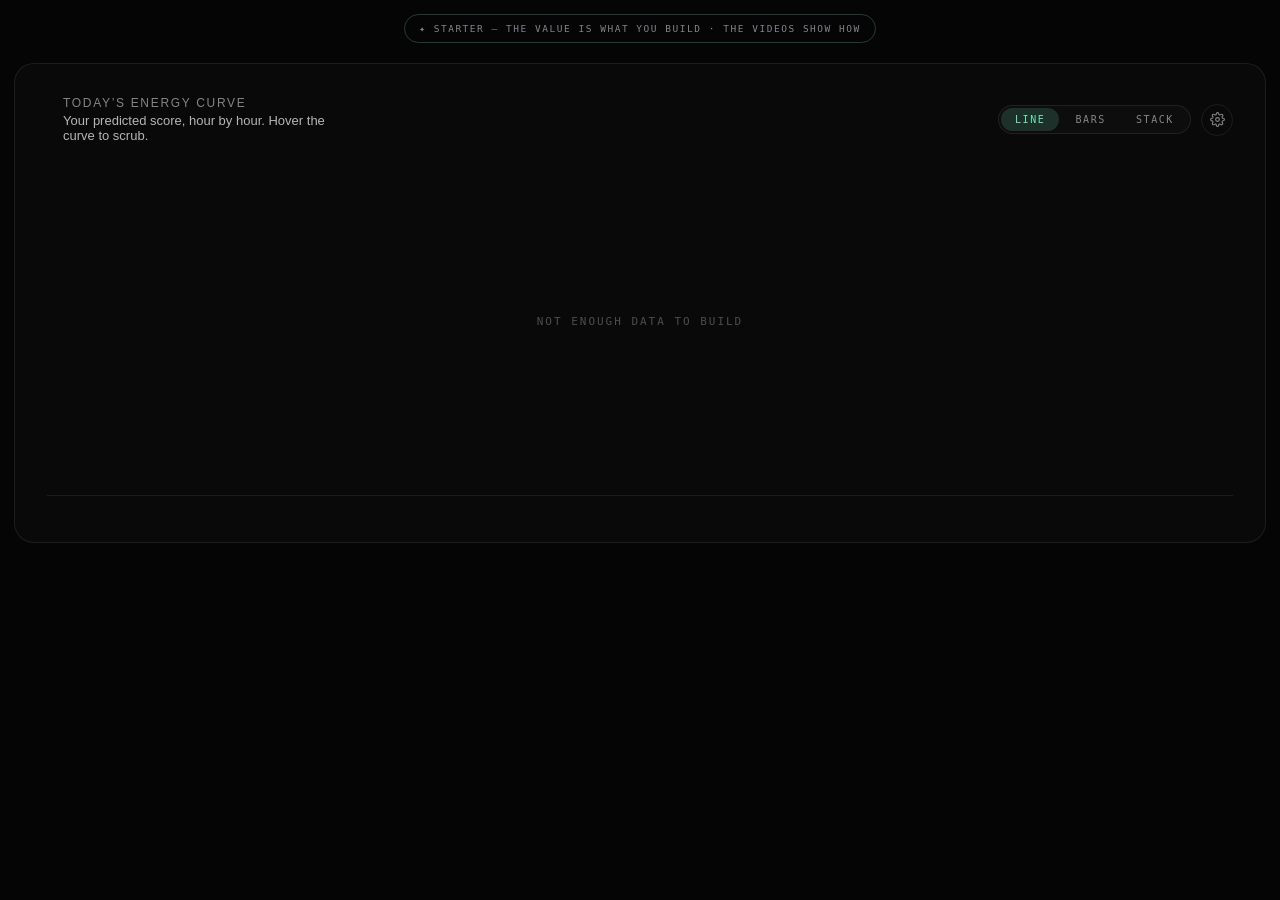
<file: public/tiles/peak.html>
<!doctype html>
<html lang="en">
<head>
<meta charset="utf-8" />
<meta name="viewport" content="width=device-width, initial-scale=1" />
<title>The Peak Graph — plug</title>
<!--
  PEAK — the real Peak page’s energy curve, extracted pixel for pixel
  Extracted pixel for pixel from the real Peak page:
    app/app/peak/CurveChart.tsx   → the hero chart (line/bars/stack, hover scrub,
                                    feel line, now pulse, entrance choreography)
    app/app/peak/HoverGauge.tsx   → the header ring (score · tier · RIGHT NOW)
    app/app/peak/ScheduleStrip.tsx→ TODAY'S PLAN lane on the same x-axis
    app/app/peak/curve.ts         → the math (circadian baseline + substance PK
                                    + wearable multiplier), ported line for line
  Sealed: no network, no keys. It PLUGS into data you already track — wearable
  recovery / caffeine logs / today's plan / your feel drags — through the
  dashboard bridge (window.Vitality). Without the bridge it plays demo data.
  The ⚙ gear shows exactly how it's wired into each panel.
-->
<style>
  :root{
    --fg:#ffffff;
    --mint:#6EE7B7;
    --mint-glow:rgba(110,231,183,0.5);
    --muted:rgba(255,255,255,0.5);
    --muted-strong:rgba(255,255,255,0.7);
    --border:rgba(255,255,255,0.08);
    --border-strong:rgba(255,255,255,0.14);
    --card:rgba(255,255,255,0.02);
    --ease-premium:cubic-bezier(0.16,1,0.3,1);
    --font-serif:Georgia,'Times New Roman',serif;
  }
  *{box-sizing:border-box;margin:0;padding:0}
  html,body{background:#050505;color:var(--fg);font-family:'Inter',-apple-system,BlinkMacSystemFont,'Segoe UI',Helvetica,Arial,sans-serif;-webkit-font-smoothing:antialiased}
  body{padding:14px}

  /* ── chart card + entrance (peak.module.css, verbatim values) ── */
  .piChartCard{
    padding:2rem;border-radius:20px;border:1px solid var(--border);background:var(--card);
    display:flex;flex-direction:column;gap:18px;position:relative;
    animation:peakFadeUp 700ms var(--ease-premium) both;animation-delay:140ms;
    transition:border-color 200ms ease,box-shadow 200ms ease;
  }
  .piChartCard:hover{border-color:rgba(110,231,183,0.25);box-shadow:0 0 32px -16px var(--mint-glow)}
  @media (max-width:800px){.piChartCard{padding:14px;gap:14px}}
  @keyframes peakFadeUp{from{opacity:0;transform:translateY(14px)}to{opacity:1;transform:none}}

  .piChartHead{display:flex;justify-content:space-between;align-items:center;flex-wrap:wrap;gap:14px}
  .piChartHeadLeft{display:flex;align-items:center;gap:16px;flex-wrap:wrap;min-width:0}
  .piEyebrow{font-size:12px;font-weight:500;letter-spacing:0.14em;text-transform:uppercase;color:var(--muted)}
  .piChartStage{position:relative;width:100%;animation:piStageIn 280ms var(--ease-premium)}
  @keyframes piStageIn{from{opacity:0;transform:scale(0.985)}to{opacity:1;transform:scale(1)}}

  .piLineDraw{stroke-dasharray:4000;stroke-dashoffset:4000;animation:piLineDraw 1300ms var(--ease-premium) forwards}
  @keyframes piLineDraw{to{stroke-dashoffset:0}}
  .piAreaFade{opacity:0;animation:piAreaFade 900ms 500ms var(--ease-premium) forwards}
  @keyframes piAreaFade{from{opacity:0;transform:translateY(8px)}to{opacity:1;transform:translateY(0)}}
  .piWindowFade{opacity:0;animation:piWindowFade 800ms 600ms var(--ease-premium) forwards}
  @keyframes piWindowFade{to{opacity:0.08}}
  .piNowFade{opacity:0;animation:piNowFade 600ms 900ms var(--ease-premium) forwards}
  @keyframes piNowFade{to{opacity:1}}
  .piNowPulse{transform-box:fill-box;transform-origin:center;animation:piNowPulse 2.4s ease-in-out infinite}
  @keyframes piNowPulse{0%,100%{transform:scale(1);opacity:0.38}50%{transform:scale(1.55);opacity:0.12}}
  .piBarRise{transform-box:fill-box;transform-origin:bottom;animation:piBarRise 500ms var(--ease-premium) both}
  @keyframes piBarRise{from{transform:scaleY(0)}to{transform:scaleY(1)}}

  .piChartSchedule{margin-top:-4px;padding-top:14px;border-top:1px solid var(--border)}

  .modeBtn{padding:6px 14px;border-radius:999px;background:transparent;color:var(--muted);font-size:10px;font-weight:500;
    letter-spacing:0.16em;text-transform:uppercase;font-family:ui-monospace,Menlo,monospace;border:none;cursor:pointer;
    transition:background 180ms var(--ease-premium),color 180ms}
  .modeBtn[aria-current="true"]{background:rgba(110,231,183,0.16);color:var(--mint)}

  /* the ⚙ gear — how it plugs into existing data */
  .gearBtn{display:inline-flex;align-items:center;justify-content:center;width:32px;height:32px;border-radius:999px;
    border:1px solid var(--border);background:transparent;color:var(--muted);cursor:pointer;
    transition:color 180ms,border-color 180ms,transform 400ms var(--ease-premium)}
  .gearBtn:hover{color:var(--mint);border-color:rgba(110,231,183,0.4);transform:rotate(40deg)}
  .wireVeil{position:absolute;inset:0;z-index:30;border-radius:20px;background:rgba(4,7,6,0.96);
    -webkit-backdrop-filter:blur(8px);backdrop-filter:blur(8px);padding:26px 28px;overflow:auto;
    animation:piStageIn 260ms var(--ease-premium)}
  .wl{stroke:var(--mint);stroke-width:1.5;fill:none;stroke-dasharray:6 7;animation:wflow 1.4s linear infinite}
  @keyframes wflow{to{stroke-dashoffset:-13}}
  .wt{font-family:ui-monospace,Menlo,monospace;font-size:11px;letter-spacing:0.08em;fill:var(--muted-strong)}
  .wk{fill:var(--mint)}

  @media (prefers-reduced-motion:reduce){
    .piChartCard,.piChartStage,.piLineDraw,.piAreaFade,.piWindowFade,.piNowFade,.piNowPulse,.piBarRise{animation:none !important;opacity:1;stroke-dashoffset:0}
  }
  .starterTag{width:max-content;max-width:92%;margin:0 auto 20px;padding:6px 14px;border:1px solid rgba(110,231,183,.25);border-radius:999px;font-family:ui-monospace,SFMono-Regular,Menlo,monospace;font-size:9.5px;letter-spacing:.16em;text-transform:uppercase;color:#84848c;text-align:center}
  .starterTag,.starterTag *{line-height:1.6}
</style>
</head>
<body>
<div class="starterTag">✦ starter — the value is what you build · the videos show how</div>
<div class="piChartCard" id="card">
  <div class="piChartHead">
    <div class="piChartHeadLeft">
      <div id="gauge"></div>
      <div>
        <div class="piEyebrow">Today&rsquo;s energy curve</div>
        <div style="color:var(--muted-strong);font-size:13px;margin-top:3px;max-width:280px">
          Your predicted score, hour by hour. Hover the curve to scrub.
        </div>
      </div>
    </div>
    <div style="display:flex;align-items:center;gap:10px">
      <div id="modes" style="display:inline-flex;gap:2px;padding:2px;border:1px solid var(--border);border-radius:999px;background:var(--card)"></div>
      <button type="button" class="gearBtn" id="gear" aria-label="How this plugs into your data" title="How this plugs into your data">
        <svg width="15" height="15" viewBox="0 0 24 24" fill="none" stroke="currentColor" stroke-width="1.8" stroke-linecap="round" stroke-linejoin="round">
          <circle cx="12" cy="12" r="3"/>
          <path d="M19.4 15a1.7 1.7 0 0 0 .34 1.87l.06.06a2 2 0 1 1-2.83 2.83l-.06-.06a1.7 1.7 0 0 0-1.87-.34 1.7 1.7 0 0 0-1 1.55V21a2 2 0 1 1-4 0v-.09a1.7 1.7 0 0 0-1-1.55 1.7 1.7 0 0 0-1.87.34l-.06.06a2 2 0 1 1-2.83-2.83l.06-.06a1.7 1.7 0 0 0 .34-1.87 1.7 1.7 0 0 0-1.55-1H3a2 2 0 1 1 0-4h.09a1.7 1.7 0 0 0 1.55-1 1.7 1.7 0 0 0-.34-1.87l-.06-.06a2 2 0 1 1 2.83-2.83l.06.06a1.7 1.7 0 0 0 1.87.34h.09a1.7 1.7 0 0 0 1-1.55V3a2 2 0 1 1 4 0v.09a1.7 1.7 0 0 0 1 1.55h.09a1.7 1.7 0 0 0 1.87-.34l.06-.06a2 2 0 1 1 2.83 2.83l-.06.06a1.7 1.7 0 0 0-.34 1.87v.09a1.7 1.7 0 0 0 1.55 1H21a2 2 0 1 1 0 4h-.09a1.7 1.7 0 0 0-1.55 1z"/>
        </svg>
      </button>
    </div>
  </div>

  <div class="piChartStage" id="stage">
    <div id="wrap" style="position:relative"></div>
  </div>

  <div class="piChartSchedule"><div id="strip"></div></div>

  <!-- ⚙ THE WIRING — how the plug reads data you already track -->
  <div class="wireVeil" id="wiring" hidden>
    <div style="display:flex;align-items:baseline;justify-content:space-between;gap:12px;flex-wrap:wrap">
      <div>
        <div class="piEyebrow" style="color:var(--mint)">How this plugs in</div>
        <div style="font-family:var(--font-serif);font-style:italic;font-size:20px;margin-top:6px">No new inputs. It reads what you already track.</div>
      </div>
      <button type="button" id="wireClose" style="background:transparent;border:1px solid var(--border);border-radius:999px;color:var(--muted);padding:6px 14px;font-family:ui-monospace,Menlo,monospace;font-size:10px;letter-spacing:0.12em;cursor:pointer">CLOSE</button>
    </div>
    <svg viewBox="0 0 900 250" style="width:100%;display:block;margin-top:18px">
      <text class="wt" x="10" y="22">YOUR SAVED DATA</text>
      <rect x="10" y="34"  width="230" height="30" rx="8" fill="none" stroke="#243c32"/><text class="wt wk" x="24" y="53">wearable · recovery + sleep</text>
      <rect x="10" y="72"  width="230" height="30" rx="8" fill="none" stroke="#243c32"/><text class="wt wk" x="24" y="91">fuel · caffeine logs</text>
      <rect x="10" y="110" width="230" height="30" rx="8" fill="none" stroke="#243c32"/><text class="wt wk" x="24" y="129">schedule · today&rsquo;s plan</text>
      <rect x="10" y="148" width="230" height="30" rx="8" fill="none" stroke="#243c32"/><text class="wt wk" x="24" y="167">feel · your drag logs</text>
      <path class="wl" d="M240 49  C 380 49,  420 58,  530 58"/>
      <path class="wl" d="M240 87  C 380 87,  420 98,  530 98"/>
      <path class="wl" d="M240 125 C 380 125, 430 138, 530 138"/>
      <path class="wl" d="M240 163 C 390 163, 440 142, 530 142"/>
      <text class="wt" x="530" y="22">THE PLUG&rsquo;S PANELS</text>
      <rect x="530" y="42"  width="200" height="28" rx="8" fill="none" stroke="#4d5a52"/><text class="wt" x="544" y="60">The energy ring</text>
      <rect x="530" y="84"  width="200" height="28" rx="8" fill="none" stroke="#4d5a52"/><text class="wt" x="544" y="102">The curve · 25 hours</text>
      <rect x="530" y="126" width="200" height="28" rx="8" fill="none" stroke="#4d5a52"/><text class="wt" x="544" y="144">Today&rsquo;s plan strip</text>
      <path class="wl" d="M730 56  C 800 56,  815 96,  840 96"/>
      <path class="wl" d="M730 98  H 840"/>
      <path class="wl" d="M730 140 C 800 140, 815 100, 840 100"/>
      <rect x="840" y="80" width="44" height="36" rx="10" fill="none" stroke="#6EE7B7"/><text class="wt wk" x="852" y="103">y</text>
      <text class="wt" x="10" y="215">CAFFEINE RUNS REAL PHARMACOKINETICS · ONSET → PEAK → HALF-LIFE DECAY, SHAPED BY YOUR BODYWEIGHT</text>
      <text class="wt" x="10" y="238">THE OUTPUT — YOUR PEAK WINDOWS — FEEDS YOUR GOAL (y). SAME STORE YOUR TILES ALREADY WRITE.</text>
    </svg>
    <div style="margin-top:14px;font-family:ui-monospace,Menlo,monospace;font-size:10px;letter-spacing:0.12em;color:var(--muted)">
      TELL THE MENTOR — <i style="color:var(--fg);font-family:var(--font-serif);font-size:13px;letter-spacing:0">&ldquo;log my coffee&rdquo; · &ldquo;add my class schedule&rdquo; · &ldquo;file my recovery&rdquo;</i>
    </div>
  </div>
</div>

<script>
/* ═══ curve.ts — ported line for line ═══ */
const BASELINE=[18,12,10,14,16,22,30,42,55,68,75,70,62,50,44,48,56,64,72,84,92,88,64,38,18];
const SUBSTANCES={
  coffee:{key:'coffee',name:'Coffee',category:'caffeine',icon:'☕',defaultDose:95,unit:'mg',amplitude:16,onsetHours:0.25,peakHours:0.75,halfLifeHours:5.0},
  espresso:{key:'espresso',name:'Espresso',category:'caffeine',icon:'☕',defaultDose:75,unit:'mg',amplitude:14,onsetHours:0.2,peakHours:0.5,halfLifeHours:5.0},
};
function effectiveAmplitude(log,weightKg){
  const def=SUBSTANCES[log.key]; if(!def)return 0;
  const doseRatio=log.dose/def.defaultDose;
  const weightFactor=75/Math.max(40,weightKg);
  const toleranceFactor=(11-log.tolerance)/6;
  return def.amplitude*doseRatio*weightFactor*toleranceFactor;
}
function contributionAt(hourOfDay,log,weightKg){
  const def=SUBSTANCES[log.key]; if(!def)return 0;
  const dt=hourOfDay-log.takenHour;
  if(dt<def.onsetHours)return 0;
  const amp=effectiveAmplitude(log,weightKg);
  if(dt<def.peakHours)return amp*(dt-def.onsetHours)/(def.peakHours-def.onsetHours);
  return amp*Math.pow(0.5,(dt-def.peakHours)/def.halfLifeHours);
}
function whoopMultiplier(w){
  const m=new Array(25).fill(1); let touched=false;
  if(typeof w.recovery==='number'){const r=Math.max(0,Math.min(100,w.recovery));const k=0.55+(r/100)*0.65;for(let h=0;h<25;h++)m[h]*=k;touched=true;}
  if(typeof w.sleepScore==='number'&&w.sleepScore<70){const cap=0.65+(Math.max(0,w.sleepScore)/70)*0.35;for(let h=0;h<25;h++)m[h]=Math.min(m[h],cap);touched=true;}
  return touched?m:null;
}
function computeCurveDetailed(logs,whoop,weightKg){
  const wm=whoopMultiplier(whoop);
  return BASELINE.map((b,h)=>{
    const segments=[{source:'baseline',label:'Baseline',value:b}];
    let pre=b;
    for(const log of logs){
      const c=contributionAt(h,log,weightKg);
      if(Math.abs(c)>0.1){pre+=c;segments.push({source:log.key,label:SUBSTANCES[log.key].name,value:c});}
    }
    const mult=wm?wm[h]:1;
    return {hour:h,score:Math.max(0,Math.min(100,pre*mult)),segments,mult};
  });
}
function tierFor(s){if(s>=80)return'Peak';if(s>=65)return'Solid';if(s>=50)return'Tired';if(s>=35)return'Low';return'Drained';}
function scoreColorFor(s){const t=Math.max(0,Math.min(100,s))/100;return `hsl(${(6+t*142).toFixed(0)}, ${(70-t*6).toFixed(0)}%, ${(56+t*8).toFixed(0)}%)`;}
function scoreAtHour(c,h){
  if(h<=0)return c[0]??0; if(h>=c.length-1)return c[c.length-1]??0;
  const i=Math.floor(h),f=h-i,v0=c[i]??0,v1=c[i+1]??v0; return v0*(1-f)+v1*f;
}
function findPeakWindows(curve,fromHour,threshold=70){
  const windows=[];let start=null,sum=0,count=0,peakVal=0,peakHour=0;
  for(let h=fromHour;h<curve.length;h++){
    const v=curve[h];
    if(v>=threshold){ if(start===null){start=h;sum=0;count=0;peakVal=-Infinity;} sum+=v;count++; if(v>peakVal){peakVal=v;peakHour=h;} }
    else if(start!==null){ if(h-start>=1)windows.push({start,end:h,avgScore:sum/count,peakHour}); start=null; }
  }
  if(start!==null&&curve.length-start>=1)windows.push({start,end:curve.length-1,avgScore:sum/count,peakHour});
  return windows.sort((a,b)=>b.avgScore-a.avgScore).slice(0,3);
}

/* ═══ the data — bridge-backed, demo when the bridge is silent ═══
   PLUG CONTRACT: reads {logs,events,taps,whoop,weightKg} from the same saved
   store your tiles write; only your feel drags are written back. */
/* Empty by default: the baseline circadian curve needs no data at all.
   Everything else fills as YOUR data lands — the mentor files logs/events/
   whoop via save_data, feel drags write back through the bridge. */
const DEMO={
  weightKg:75,
  whoop:{},
  logs:[],
  events:[],
  taps:[],
};
let D=JSON.parse(JSON.stringify(DEMO));
const BRIDGE=(typeof window!=='undefined'&&window.Vitality&&typeof window.Vitality.load==='function')?window.Vitality:null;

/* The vitals tile's EXACT recovery formula, copied verbatim so this hardwired
   read and the mentor's /sweep produce an IDENTICAL number — never a flip-flop.
   whoopRecovery (a device, Episode 2) wins; else the two manual inputs.
   Change it here → change vitals.html estRecovery + docs/THE-MATH.md too. */
function recoveryFromVitals(h){
  if(!h) return null;
  if(typeof h.whoopRecovery==='number') return Math.max(1,Math.min(99,Math.round(h.whoopRecovery)));
  const c=x=>Math.max(0,Math.min(1,x)),parts=[],w=[];
  if(typeof h.feel==='number'){ parts.push(Math.max(0,Math.min(100,h.feel))); w.push(0.6); }
  if(typeof h.sleepHours==='number'){ parts.push(c(h.sleepHours/8)*100); w.push(0.4); }
  if(!parts.length) return null;
  const sw=w.reduce((a,b)=>a+b,0); let s=0; for(let i=0;i<parts.length;i++)s+=parts[i]*w[i];
  return Math.max(1,Math.min(99,Math.round(s/sw)));
}
async function boot(){
  if(BRIDGE){try{
    const s=await BRIDGE.load();
    if(s&&typeof s==='object'&&!Array.isArray(s)){
      if(typeof s.weightKg==='number')D.weightKg=s.weightKg;
      if(s.whoop&&typeof s.whoop==='object')D.whoop=s.whoop;
      if(Array.isArray(s.logs))D.logs=s.logs;
      if(Array.isArray(s.events))D.events=s.events;
      if(Array.isArray(s.taps))D.taps=s.taps;
    }
  }catch(e){}}
  // vitals → peak, HARDWIRED: read the vitals tile and derive today's recovery
  // with the shared formula, so poor sleep reshapes the curve on the very next
  // refresh — no /sweep, no connector. (The mentor's sweep writes the same
  // number via the same formula, so the two never disagree.)
  try{
    if(BRIDGE&&typeof BRIDGE.read==='function'){
      const v=await BRIDGE.read('vitals');
      if(v&&typeof v==='object'&&!Array.isArray(v)){
        const nd=new Date(),tk=nd.getFullYear()+'-'+String(nd.getMonth()+1).padStart(2,'0')+'-'+String(nd.getDate()).padStart(2,'0');
        const days=Object.keys(v).filter(k=>/^\d{4}-\d{2}-\d{2}$/.test(k)).sort();
        const useKey=v[tk]?tk:days[days.length-1];
        const rec=useKey?recoveryFromVitals(v[useKey]):null;
        if(typeof rec==='number')D.whoop=Object.assign({},D.whoop,{recovery:rec});
      }
    }
  }catch(e){}
  render(); renderStrip(); renderGauge(null);
}
/* save the WHOLE store — a feel drag must never wipe what the mentor filed */
function persistTaps(){ if(BRIDGE&&typeof BRIDGE.save==='function'){try{BRIDGE.save({weightKg:D.weightKg,whoop:D.whoop,logs:D.logs,events:D.events,taps:D.taps});}catch(e){}} }

/* ═══ CurveChart.tsx — ported render ═══ */
const PAD={top:18,right:24,bottom:32,left:24},RANGE=24,HEIGHT=320;
let mode='line',width=960,hoverHour=null;
const wrap=document.getElementById('wrap'),stage=document.getElementById('stage');

const nowDate=new Date();
const nowHour=Math.min(24,nowDate.getHours()+nowDate.getMinutes()/60);

function curveDetailed(){return computeCurveDetailed(D.logs,D.whoop,D.weightKg);}
function scores(){return curveDetailed().map(c=>c.score);}
function baselineCurve(){const wm=whoopMultiplier(D.whoop);return BASELINE.map((b,h)=>Math.max(0,Math.min(100,b*(wm?wm[h]:1))));}

/* enough to build? Peak only draws once real signal feeds it — a recovery from
   Vitals, caffeine logs, events, or a feel drag. With nothing personal it would
   just be a generic baseline, so we honestly show nothing instead. */
function hasSignal(){ return (D.whoop&&typeof D.whoop.recovery==='number') || (D.logs&&D.logs.length>0) || (D.events&&D.events.length>0) || (D.taps&&D.taps.length>0); }

const TIER_COLOR_HEX={Peak:'#6EE7B7',Solid:'#6EE7B7',Tired:'#F59E0B',Low:'#d97706',Drained:'#EF4444'};
function fmtTick(h){if(h===0||h===24)return'12A';if(h===12)return'12P';return h<12?h+'A':(h-12)+'P';}
function fmtHour(h){const r=Math.round(h);if(r===0||r===24)return'12 AM';if(r===12)return'12 PM';return r<12?r+' AM':(r-12)+' PM';}
function fmtHour12(h){const hh=Math.floor(h),mm=Math.round((h-hh)*60);const ap=hh<12?'AM':'PM';let d=hh%12;if(d===0)d=12;return mm?`${d}:${String(mm).padStart(2,'0')} ${ap}`:`${d} ${ap}`;}

function innerW(){return width-PAD.left-PAD.right}
function innerH(){return HEIGHT-PAD.top-PAD.bottom}
function xForHour(h){return PAD.left+(h/RANGE)*innerW()}
function yForScore(s){return PAD.top+(1-s/100)*innerH()}
function pctForY(py){return Math.max(0,Math.min(100,(1-(py-PAD.top)/innerH())*100))}
function colGeo(){const n=25,gap=(innerW()/n)*0.3,w=innerW()/n-gap;return{n,gap,w}}
function xForCol(i){const{w,gap}=colGeo();return PAD.left+i*(w+gap)+gap/2}

function smoothPath(vals){
  const pts=[];for(let i=0;i<=24;i++)pts.push([xForHour(i),yForScore(vals[i]??0)]);
  let d=`M ${pts[0][0]} ${pts[0][1]}`;
  for(let i=0;i<pts.length-1;i++){
    const p0=pts[i-1]||pts[i],p1=pts[i],p2=pts[i+1],p3=pts[i+2]||p2;
    d+=` C ${p1[0]+(p2[0]-p0[0])/6} ${p1[1]+(p2[1]-p0[1])/6}, ${p2[0]-(p3[0]-p1[0])/6} ${p2[1]-(p3[1]-p1[1])/6}, ${p2[0]} ${p2[1]}`;
  }
  return d;
}

function render(){
  if(!hasSignal()){ wrap.innerHTML='<div style="height:'+HEIGHT+'px;display:flex;align-items:center;justify-content:center;font-family:ui-monospace,Menlo,monospace;font-size:11px;letter-spacing:.18em;text-transform:uppercase;color:var(--muted,#84848c);opacity:.55">not enough data to build</div>'; return; }
  width=Math.max(320,Math.round(wrap.clientWidth||stage.clientWidth||960));
  const det=curveDetailed(),sc=det.map(c=>c.score),base=baselineCurve();
  const windows=findPeakWindows(sc,Math.floor(nowHour));
  const nowScore=scoreAtHour(sc,nowHour),nowColor=TIER_COLOR_HEX[tierFor(nowScore)];
  const showBaseline=sc.some((v,i)=>Math.abs(v-base[i])>0.5);
  const{w:colW}=colGeo();
  let svg='';

  /* tier band 80–100 + gridlines */
  svg+=`<rect x="${PAD.left}" y="${yForScore(100)}" width="${innerW()}" height="${yForScore(80)-yForScore(100)}" fill="url(#peak-tier-band)" opacity="0.5"/>`;
  for(const s of[20,40,60,80])svg+=`<line x1="${PAD.left}" x2="${width-PAD.right}" y1="${yForScore(s)}" y2="${yForScore(s)}" stroke="rgba(255,255,255,0.08)" stroke-dasharray="2 4"/>`;

  /* peak windows */
  for(const w of windows){const x0=xForHour(w.start),x1=xForHour(w.end);
    svg+=`<rect class="piWindowFade" x="${x0-2}" y="${PAD.top}" width="${x1-x0+4}" height="${innerH()}" fill="#6EE7B7" rx="3"/>`;}

  /* event bands behind the lower plot */
  const BAND={mint:['#6EE7B7','rgba(110,231,183,0.12)'],amber:['#F59E0B','rgba(245,158,11,0.12)'],red:['#EF4444','rgba(239,68,68,0.12)'],muted:['rgba(255,255,255,0.5)','rgba(255,255,255,0.05)']};
  for(const e of D.events){
    const x0=xForHour(Math.max(0,e.startHour)),x1=xForHour(Math.min(24,e.endHour)),w=Math.max(2,x1-x0);
    const[c,bg]=BAND[e.tone]||BAND.muted;const bandH=innerH()*0.42,y=PAD.top+innerH()-bandH;
    svg+=`<g><rect x="${x0}" y="${y}" width="${w}" height="${bandH}" fill="${bg}" stroke="${c}33" rx="4"/><rect x="${x0}" y="${y}" width="${w}" height="2" fill="${c}" opacity="0.6" rx="1"/>`;
    if(w>56)svg+=`<text x="${x0+7}" y="${y+14}" font-size="10" font-weight="500" fill="${c}" letter-spacing="0.04em">${e.title}</text>`;
    svg+='</g>';
  }

  /* dotted "without your stims" baseline */
  if(showBaseline)svg+=`<path d="${smoothPath(base)}" fill="none" stroke="rgba(180,196,186,0.45)" stroke-width="1.6" stroke-dasharray="2 5" stroke-linecap="round" stroke-linejoin="round"/>`;

  if(mode==='line'){
    const lp=smoothPath(sc);
    const ap=`${lp} L ${xForHour(24)} ${HEIGHT-PAD.bottom} L ${xForHour(0)} ${HEIGHT-PAD.bottom} Z`;
    svg+=`<path class="piAreaFade" d="${ap}" fill="url(#peak-area)"/>`;
    svg+=`<path class="piLineDraw" d="${lp}" fill="none" stroke="url(#peak-stroke)" stroke-width="3" stroke-linecap="round" stroke-linejoin="round" filter="url(#peak-line-glow)"/>`;
  }
  if(mode==='bars')det.forEach((c,i)=>{
    const x=xForCol(i),barH=(c.score/100)*innerH(),y=PAD.top+innerH()-barH;
    const glow=Math.abs(i-nowHour)<0.5?' filter="drop-shadow(0 0 6px rgba(110,231,183,0.45))"':'';
    svg+=`<rect class="piBarRise" x="${x}" y="${y}" width="${colW}" height="${barH}" fill="url(#peak-col)" rx="1.5" style="animation-delay:${i*22}ms"${glow}/>`;
  });
  if(mode==='stack')det.forEach((c,i)=>{
    const x=xForCol(i);let cursorY=PAD.top+innerH();let g=`<g class="piBarRise" style="animation-delay:${i*22}ms">`;
    for(const seg of c.segments){
      const segH=Math.max(0,(Math.abs(seg.value)/100)*innerH()*c.mult),top=cursorY-segH;cursorY=top;
      const fill=seg.source==='baseline'?'rgba(110,231,183,0.35)':seg.value<0?'#EF4444':'#6EE7B7';
      g+=`<rect x="${x}" y="${top}" width="${colW}" height="${segH}" fill="${fill}" opacity="${seg.value<0?0.45:0.9}" rx="1.5"/>`;
    }
    svg+=g+'</g>';
  });

  /* subjective tap dots */
  for(const t of D.taps){
    const x=xForHour(t.hour);
    const c=t.value>=20?'#6EE7B7':t.value>=-20?'rgba(255,255,255,0.5)':t.value>=-60?'#F59E0B':'#EF4444';
    svg+=`<circle cx="${x}" cy="${HEIGHT-PAD.bottom+16}" r="4" fill="${c}"/>`;
  }

  /* now indicator */
  svg+=`<g class="piNowFade">
    <line x1="${xForHour(nowHour)}" x2="${xForHour(nowHour)}" y1="${PAD.top}" y2="${PAD.top+innerH()}" stroke="rgba(255,255,255,0.32)" stroke-dasharray="2 3"/>
    <circle class="piNowPulse" cx="${xForHour(nowHour)}" cy="${yForScore(nowScore)}" r="12" fill="${nowColor}" opacity="0.35"/>
    <circle cx="${xForHour(nowHour)}" cy="${yForScore(nowScore)}" r="5" fill="${nowColor}" style="filter:drop-shadow(0 0 10px ${nowColor})"/>
    <circle cx="${xForHour(nowHour)}" cy="${yForScore(nowScore)}" r="2.5" fill="#fff"/>
  </g>`;

  /* x axis */
  for(const t of[0,3,6,9,12,15,18,21,24])
    svg+=`<text x="${xForHour(t)}" y="${HEIGHT-6}" text-anchor="middle" font-size="10" fill="rgba(255,255,255,0.6)" letter-spacing="0.06em">${fmtTick(t)}</text>`;

  wrap.innerHTML=`<svg width="100%" height="${HEIGHT}" viewBox="0 0 ${width} ${HEIGHT}" preserveAspectRatio="none" style="display:block;overflow:visible">
    <defs>
      <linearGradient id="peak-area" x1="0" x2="0" y1="0" y2="1"><stop offset="0%" stop-color="#6EE7B7" stop-opacity="0.45"/><stop offset="100%" stop-color="#6EE7B7" stop-opacity="0"/></linearGradient>
      <linearGradient id="peak-stroke" x1="0" x2="0" y1="0" y2="1"><stop offset="0%" stop-color="#d4fce8"/><stop offset="60%" stop-color="#6EE7B7"/><stop offset="100%" stop-color="#6EE7B7" stop-opacity="0.95"/></linearGradient>
      <linearGradient id="peak-tier-band" x1="0" x2="0" y1="0" y2="1"><stop offset="0%" stop-color="#6EE7B7" stop-opacity="0.18"/><stop offset="100%" stop-color="#6EE7B7" stop-opacity="0"/></linearGradient>
      <linearGradient id="peak-col" x1="0" x2="0" y1="0" y2="1"><stop offset="0%" stop-color="#6EE7B7" stop-opacity="0.95"/><stop offset="100%" stop-color="#6EE7B7" stop-opacity="0.25"/></linearGradient>
      <filter id="peak-line-glow" x="-20%" y="-20%" width="140%" height="140%"><feGaussianBlur stdDeviation="6" result="b"/><feMerge><feMergeNode in="b"/><feMergeNode in="SourceGraphic"/></feMerge></filter>
    </defs>${svg}</svg>
    <div id="hoverLayer" style="position:absolute;inset:0;pointer-events:none;z-index:6"></div>
    <div id="feelLayer" style="position:absolute;inset:0;pointer-events:none;z-index:10"></div>`;
  renderFeel();
}

/* ── hover scrub: gradient cursor line + dot + tier pill (ChartHover) ── */
function renderHover(){
  const layer=document.getElementById('hoverLayer'); if(!layer)return;
  if(hoverHour==null){layer.innerHTML='';return;}
  const sc=scores();
  const h=mode!=='line'?Math.round(hoverHour):hoverHour;
  const score=scoreAtHour(sc,h),x=xForHour(h),y=yForScore(score);
  const color=scoreColorFor(score),tier=tierFor(score);
  const pillLeft=Math.max(34,Math.min(width-34,x)),above=y>78;
  layer.innerHTML=`
    <div style="position:absolute;left:${x}px;top:14px;bottom:32px;width:1px;background:linear-gradient(${color}00,${color}66,${color}00)"></div>
    <div style="position:absolute;left:${x-6}px;top:${y-6}px;width:12px;height:12px;border-radius:999px;background:${color};box-shadow:0 0 14px ${color};border:2px solid #000"></div>
    <div style="position:absolute;left:${pillLeft}px;top:${above?y-64:y+16}px;transform:translateX(-50%);display:flex;flex-direction:column;align-items:center;padding:7px 12px;border-radius:10px;background:rgba(8,8,8,0.92);border:1px solid ${color};box-shadow:0 6px 24px rgba(0,0,0,0.5),0 0 16px ${color}33;-webkit-backdrop-filter:blur(6px);backdrop-filter:blur(6px);white-space:nowrap">
      <div style="display:flex;align-items:baseline;gap:5px">
        <span style="font-family:var(--font-serif);font-style:italic;font-size:24px;line-height:1;color:${color}">${Math.round(score)}</span>
        <span style="font-size:11px;color:var(--muted-strong)">${tier}</span>
      </div>
      <span style="font-size:9px;letter-spacing:0.14em;text-transform:uppercase;color:var(--muted);margin-top:1px">${fmtHour(h)}</span>
    </div>`;
}
stage.addEventListener('pointermove',e=>{
  const r=stage.getBoundingClientRect();
  hoverHour=Math.max(0,Math.min(24,((e.clientX-r.left-PAD.left)/innerW())*RANGE));
  renderHover(); renderGauge(hoverHour);
});
stage.addEventListener('pointerleave',()=>{hoverHour=null;renderHover();renderGauge(null);});

/* ── FeelingLine — rest at top, drag DOWN to log, springs back ── */
let feelPct=100,feelDragging=false,feelLogged=false,feelTimer=null;
function renderFeel(){
  const layer=document.getElementById('feelLayer'); if(!layer)return;
  const REST='#6EE7B7';
  const resting=!feelDragging&&!feelLogged;
  const y=yForScore(feelPct);
  const color=resting?REST:scoreColorFor(feelPct);
  const handleLeft=Math.max(58,Math.min(width-58,xForHour(nowHour)));
  const ease='top 220ms cubic-bezier(0.16,1,0.3,1)';
  const lineStyle=resting
    ?`height:3px;margin-top:-1.5px;background:linear-gradient(90deg,${REST}00,${REST},${REST}00);border-radius:2px;box-shadow:0 0 12px ${REST}99`
    :`height:0;border-top:2px dashed ${color}`;
  layer.innerHTML=`
    <div style="position:absolute;left:${PAD.left}px;right:${PAD.right}px;top:${y}px;${lineStyle};opacity:${feelDragging?1:resting?0.95:0.85};transition:${feelDragging?'none':ease}"></div>
    <div style="position:absolute;left:${PAD.left+2}px;top:${y}px;transform:translateY(-50%);font-size:9px;font-weight:600;letter-spacing:0.14em;text-transform:uppercase;color:${resting?REST:'var(--muted)'};background:rgba(8,8,8,0.62);padding:2px 6px;border-radius:5px;white-space:nowrap;opacity:${feelLogged?0:1};transition:${feelDragging?'none':ease+',opacity 160ms'}">drag to log feel</div>
    <div id="feelStrip" style="position:absolute;left:${PAD.left}px;right:${PAD.right}px;top:${y-14}px;height:28px;cursor:ns-resize;pointer-events:auto;touch-action:none;transition:${feelDragging?'none':ease}"></div>
    <div id="feelHandle" style="position:absolute;left:${handleLeft}px;top:${y}px;transform:translate(-50%,-50%);display:flex;align-items:center;gap:6px;padding:5px 11px;border-radius:999px;background:rgba(8,8,8,0.92);border:1px solid ${color};box-shadow:${feelDragging?`0 4px 18px rgba(0,0,0,0.5),0 0 16px ${color}66`:resting?`0 2px 10px rgba(0,0,0,0.4),0 0 14px ${REST}55`:'0 2px 10px rgba(0,0,0,0.4)'};cursor:ns-resize;pointer-events:auto;touch-action:none;white-space:nowrap;-webkit-backdrop-filter:blur(4px);backdrop-filter:blur(4px);transition:${feelDragging?'none':ease+',box-shadow 160ms'}">
      ${feelLogged
        ?`<span style="font-size:11px;font-weight:600;color:${color}">logged ✓</span>`
        :resting
          ?`<span style="display:flex;align-items:center;gap:5px;font-size:8.5px;font-weight:600;letter-spacing:0.12em;text-transform:uppercase;color:${REST}">log feel <svg width="11" height="11" viewBox="0 0 24 24" fill="none" stroke="currentColor" stroke-width="2.4" stroke-linecap="round" stroke-linejoin="round"><path d="M12 5v14M6 13l6 6 6-6"/></svg></span>`
          :`<span style="font-size:8.5px;letter-spacing:0.14em;text-transform:uppercase;color:var(--muted)">I feel</span><span style="font-family:var(--font-serif);font-style:italic;font-size:17px;line-height:1;color:${color}">${Math.round(feelPct)}%</span>`}
    </div>`;
  const start=e=>{
    e.preventDefault();
    if(feelTimer){clearTimeout(feelTimer);feelTimer=null;}
    const rect=wrap.getBoundingClientRect();
    feelDragging=true;feelLogged=false;feelPct=pctForY(e.clientY-rect.top);renderFeel();
    const move=ev=>{feelPct=pctForY(ev.clientY-rect.top);renderFeel();};
    const up=ev=>{
      window.removeEventListener('pointermove',move);window.removeEventListener('pointerup',up);
      feelDragging=false;feelPct=pctForY(ev.clientY-rect.top);
      D.taps.push({id:'t'+Date.now(),hour:nowHour,value:Math.round((feelPct-50)*2)});persistTaps();
      feelLogged=true;renderFeel();renderStrip();
      feelTimer=setTimeout(()=>{feelLogged=false;feelPct=100;renderFeel();render();},1200);
    };
    window.addEventListener('pointermove',move);window.addEventListener('pointerup',up);
  };
  layer.querySelector('#feelStrip').addEventListener('pointerdown',start);
  layer.querySelector('#feelHandle').addEventListener('pointerdown',start);
}

/* ── HoverGauge — the header ring ── */
function renderGauge(hh){
  const el=document.getElementById('gauge');
  if(!hasSignal()){ if(el)el.innerHTML=''; return; }
  const live=hh!=null,h=live?hh:nowHour;
  const score=scoreAtHour(scores(),h),tier=tierFor(score),color=scoreColorFor(score);
  const size=104,stroke=8,glowPad=12,r=size/2-stroke/2-glowPad,c=2*Math.PI*r;
  const pct=Math.max(0,Math.min(100,score))/100;
  el.innerHTML=`<div style="display:flex;align-items:center;gap:14px">
    <div style="position:relative;width:${size}px;height:${size}px;flex:none">
      <svg width="${size}" height="${size}" viewBox="0 0 ${size} ${size}" style="transform:rotate(-90deg);overflow:visible">
        <circle cx="${size/2}" cy="${size/2}" r="${r}" fill="none" stroke="rgba(255,255,255,0.07)" stroke-width="${stroke}"/>
        <circle cx="${size/2}" cy="${size/2}" r="${r}" fill="none" stroke="${color}" stroke-width="${stroke}" stroke-linecap="round" stroke-dasharray="${c*pct} ${c}" style="filter:drop-shadow(0 0 6px ${color});transition:stroke-dasharray 220ms cubic-bezier(0.16,1,0.3,1),stroke 220ms linear"/>
      </svg>
      <div style="position:absolute;inset:0;display:flex;align-items:center;justify-content:center">
        <span style="font-family:var(--font-serif);font-style:italic;font-size:${size*0.34}px;line-height:1;color:${color};font-variant-numeric:tabular-nums;transition:color 220ms linear">${Math.round(score)}</span>
      </div>
    </div>
    <div style="display:flex;flex-direction:column;gap:2px">
      <span style="font-family:var(--font-serif);font-style:italic;font-size:18px;color:var(--fg)">${tier}</span>
      <span style="font-size:10px;letter-spacing:0.18em;text-transform:uppercase;color:var(--muted);font-weight:500">${live?'At '+fmtHour(h):'Right now'}</span>
      <span style="font-size:11px;color:var(--muted);display:flex;align-items:center;gap:5px;margin-top:2px">
        <span style="width:5px;height:5px;border-radius:999px;background:${live?color:'var(--muted)'}"></span>${live?'Scrubbing':'Hover the curve'}
      </span>
    </div>
  </div>`;
}

/* ── ScheduleStrip — TODAY'S PLAN on the same x-axis ── */
function renderStrip(){
  const host=document.getElementById('strip');
  if(!hasSignal()){ if(host)host.innerHTML=''; return; }
  const padX=PAD.left,iw=width-padX*2,hourW=iw/24;
  const headH=18,eventLaneH=30,logLaneH=16,eventTop=headH+8,logTop=eventTop+eventLaneH+8,totalH=logTop+logLaneH+4;
  const TONE={mint:'#6EE7B7',amber:'#F59E0B',red:'#EF4444',muted:'rgba(255,255,255,0.5)'};
  const TONE_BG={mint:'rgba(110,231,183,0.10)',amber:'rgba(245,158,11,0.10)',red:'rgba(239,68,68,0.10)',muted:'rgba(255,255,255,0.04)'};
  let ev='';
  for(const e of D.events){
    const x=e.startHour*hourW,w=Math.max(10,(e.endHour-e.startHour)*hourW);
    const c=TONE[e.tone]||TONE.muted,bg=TONE_BG[e.tone]||TONE_BG.muted;
    const time=`${fmtHour12(e.startHour)}–${fmtHour12(e.endHour)}`;
    ev+=`<div title="${e.title} · ${time}" style="position:absolute;left:${x}px;top:0;width:${w}px;height:${eventLaneH}px;background:${bg};border:1px solid ${c}55;border-left:2px solid ${c};border-radius:5px;padding:0 8px;display:flex;flex-direction:column;justify-content:center;gap:1px;overflow:hidden;white-space:nowrap">
      <span style="font-size:11px;font-weight:500;color:var(--fg);overflow:hidden;text-overflow:ellipsis;line-height:1.1">${e.title}</span>
      ${w>76?`<span style="font-size:9.5px;color:var(--muted);overflow:hidden;text-overflow:ellipsis">${time}</span>`:''}
    </div>`;
  }
  let pips='';
  for(const l of D.logs){
    const x=l.takenHour*hourW;
    pips+=`<div title="${SUBSTANCES[l.key].name} · ${fmtHour12(l.takenHour)}" style="position:absolute;left:${x-8}px;top:0;width:16px;height:16px;border-radius:999px;background:rgba(255,255,255,0.04);border:1px solid #6EE7B755;display:flex;align-items:center;justify-content:center;font-size:9.5px">☕</div>`;
  }
  for(const t of D.taps){
    const c=t.value>=20?'#6EE7B7':t.value>=-20?'rgba(255,255,255,0.5)':t.value>=-60?'#F59E0B':'#EF4444';
    pips+=`<div title="Mood · ${fmtHour12(t.hour)}" style="position:absolute;left:${t.hour*hourW-4}px;top:4px;width:8px;height:8px;border-radius:999px;background:${c};box-shadow:0 0 6px ${c}"></div>`;
  }
  host.innerHTML=`<div style="position:relative;width:100%;height:${totalH}px">
    <div style="position:absolute;top:0;left:${padX}px;right:${padX}px;display:flex;justify-content:space-between;align-items:center">
      <span style="font-size:10px;letter-spacing:0.18em;text-transform:uppercase;color:var(--muted);font-weight:500">Today's plan</span>
    </div>
    <div style="position:absolute;left:${padX+nowHour*hourW}px;top:${headH+2}px;bottom:0;width:1px;background:rgba(110,231,183,0.4);box-shadow:0 0 8px rgba(110,231,183,0.5)"></div>
    <div style="position:absolute;top:${eventTop}px;left:${padX}px;right:${padX}px;height:${eventLaneH}px">${ev}</div>
    <div style="position:absolute;top:${logTop}px;left:${padX}px;right:${padX}px;height:${logLaneH}px">${pips}</div>
  </div>`;
}

/* ── mode picker + gear ── */
const MODES=[['line','Line'],['bars','Bars'],['stack','Stack']];
const modesEl=document.getElementById('modes');
function renderModes(){
  modesEl.innerHTML=MODES.map(([id,label])=>`<button type="button" class="modeBtn" aria-current="${mode===id}" data-mode="${id}">${label}</button>`).join('');
}
modesEl.addEventListener('click',e=>{
  const b=e.target.closest('[data-mode]');if(!b)return;
  mode=b.getAttribute('data-mode');renderModes();
  stage.style.animation='none';void stage.offsetWidth;stage.style.animation=''; /* replay entrance */
  render();
});
const wiring=document.getElementById('wiring');
document.getElementById('gear').addEventListener('click',()=>{wiring.hidden=!wiring.hidden;});
document.getElementById('wireClose').addEventListener('click',()=>{wiring.hidden=true;});

new ResizeObserver(()=>{render();renderStrip();}).observe(document.body);
renderModes();
boot();
</script>
</body>
</html>
</file>
